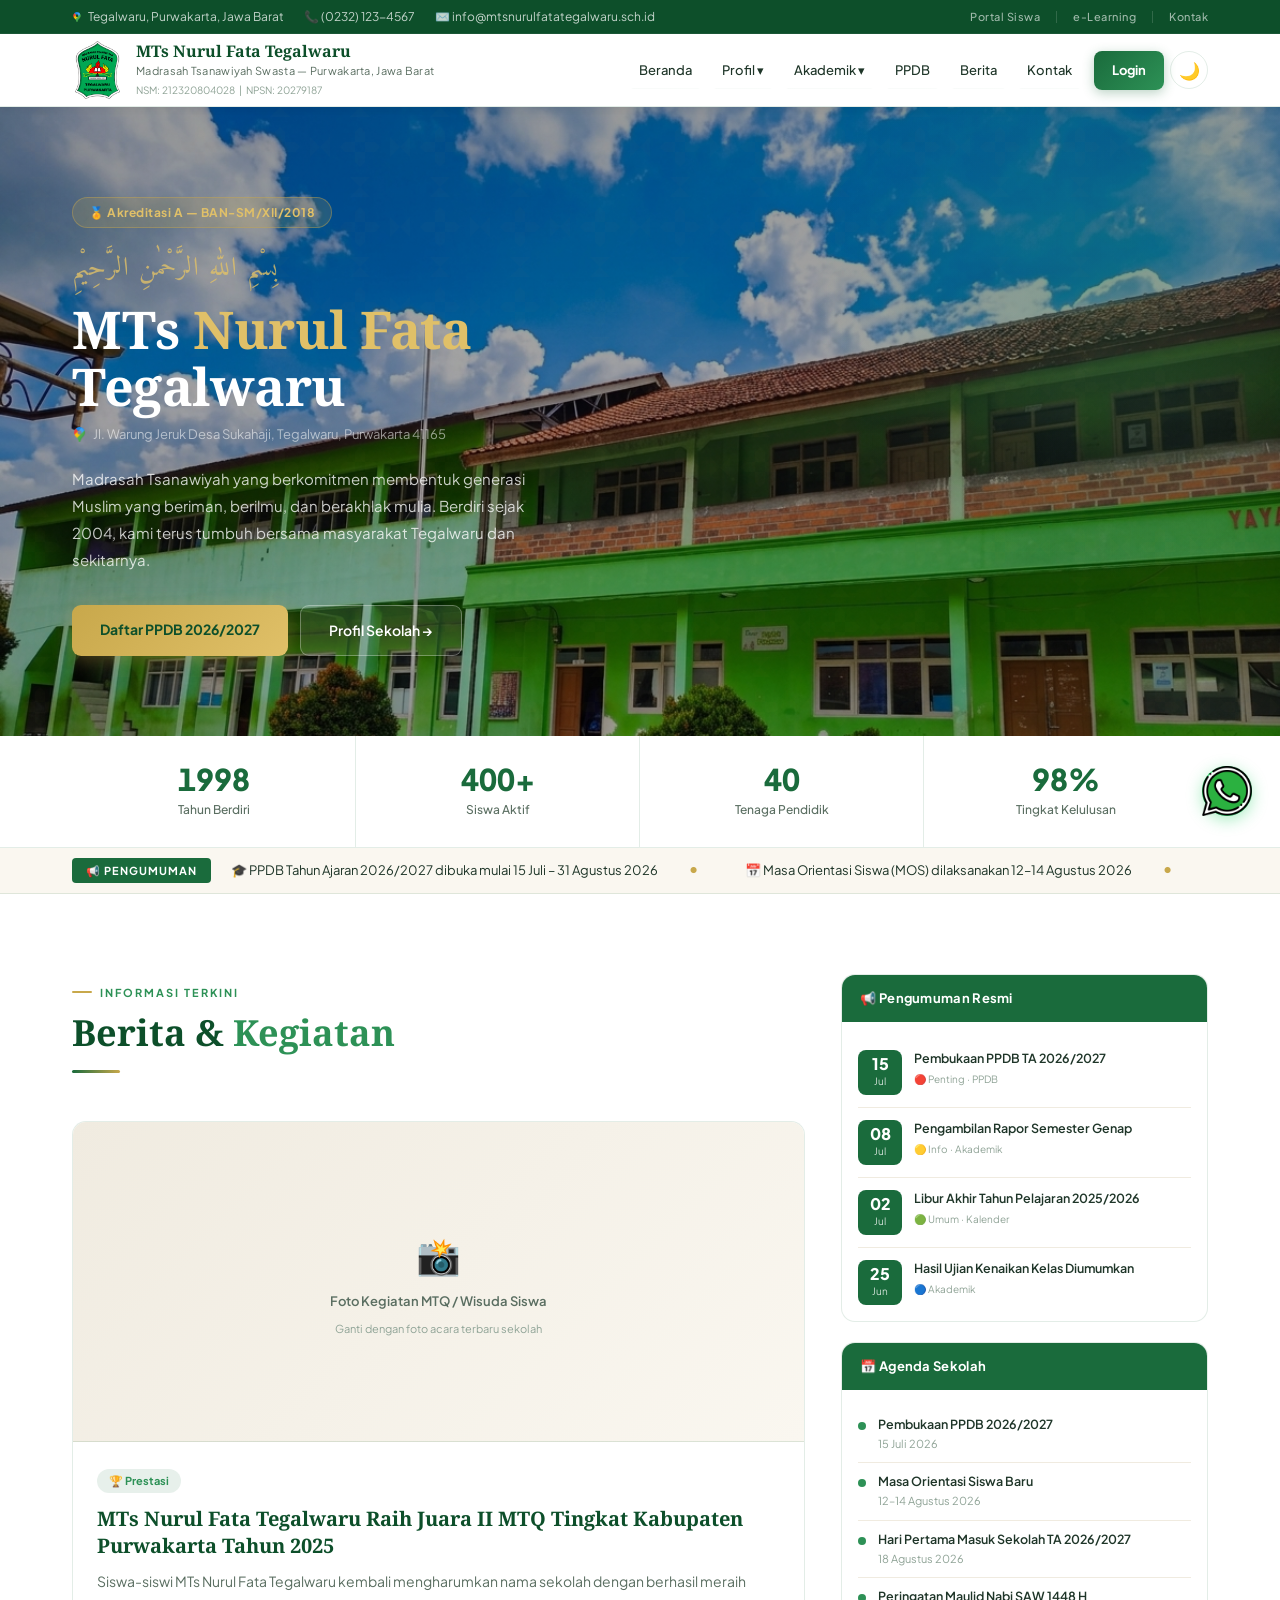
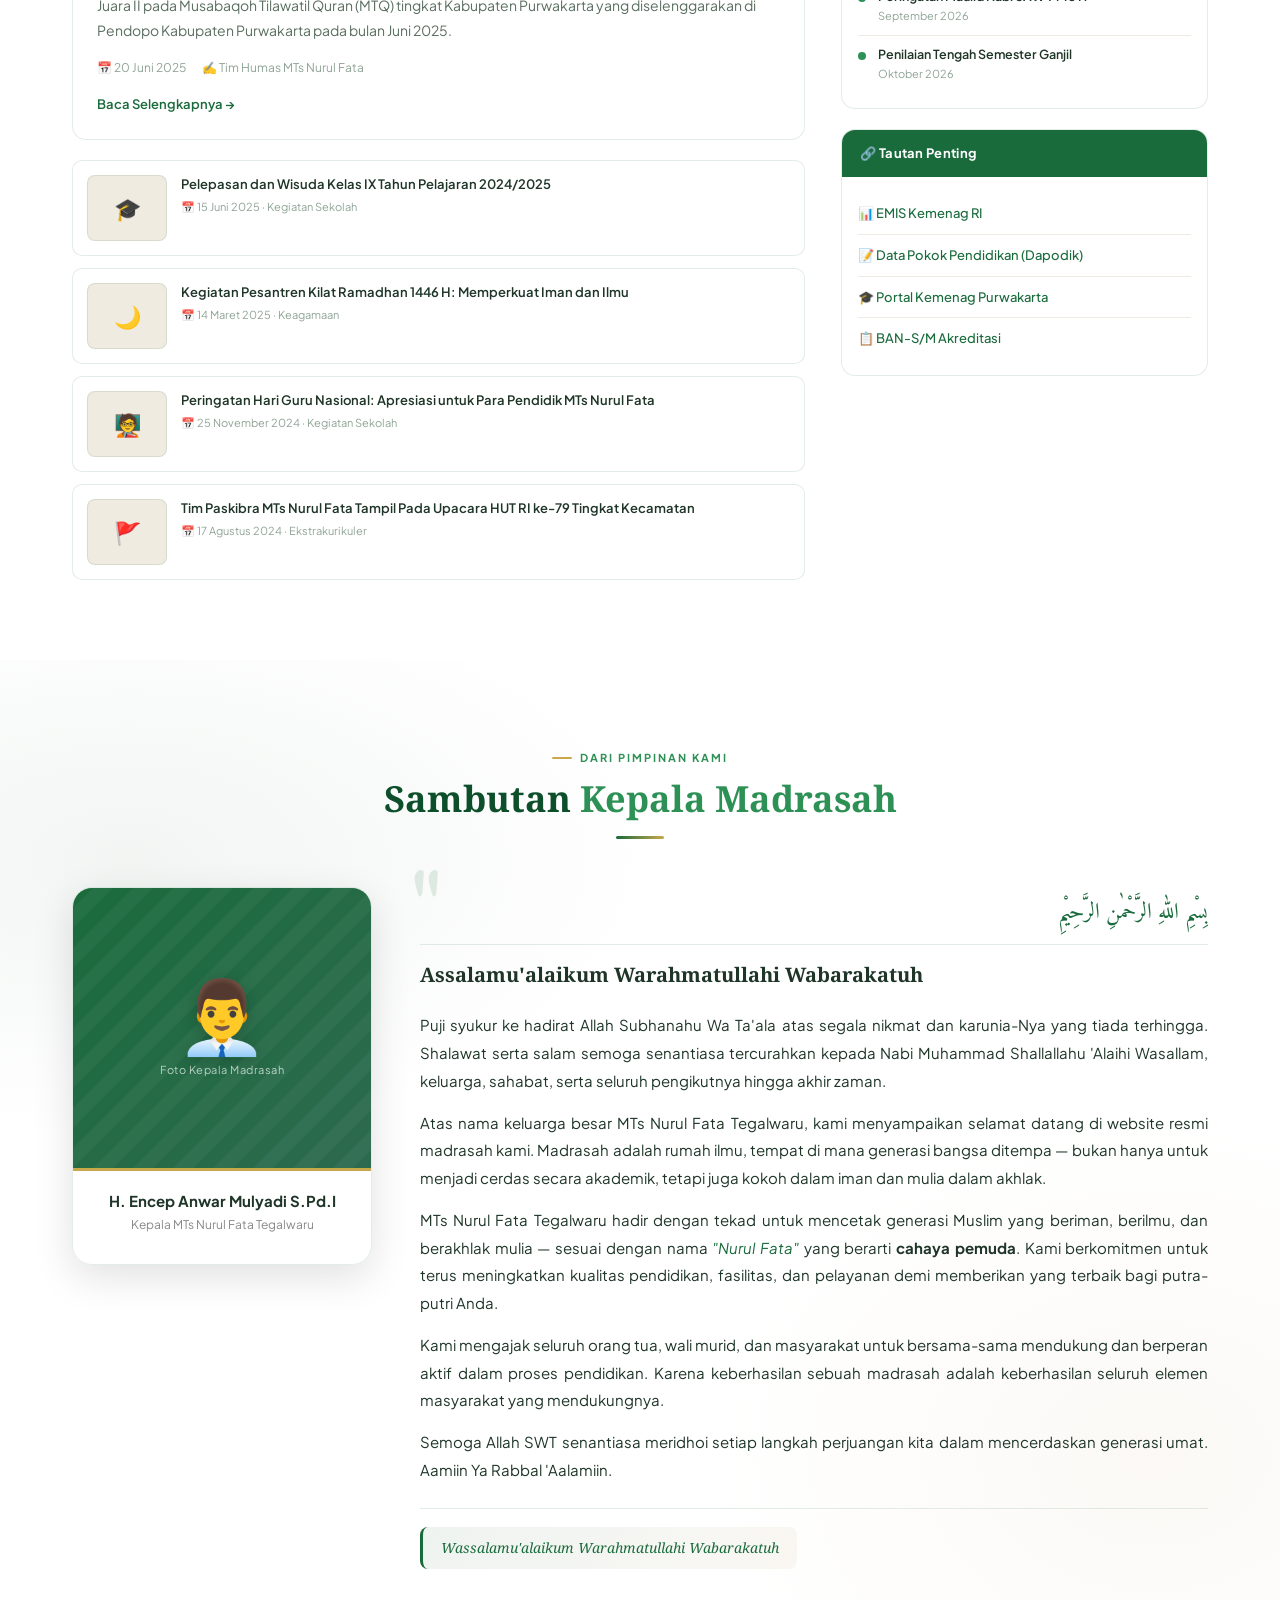
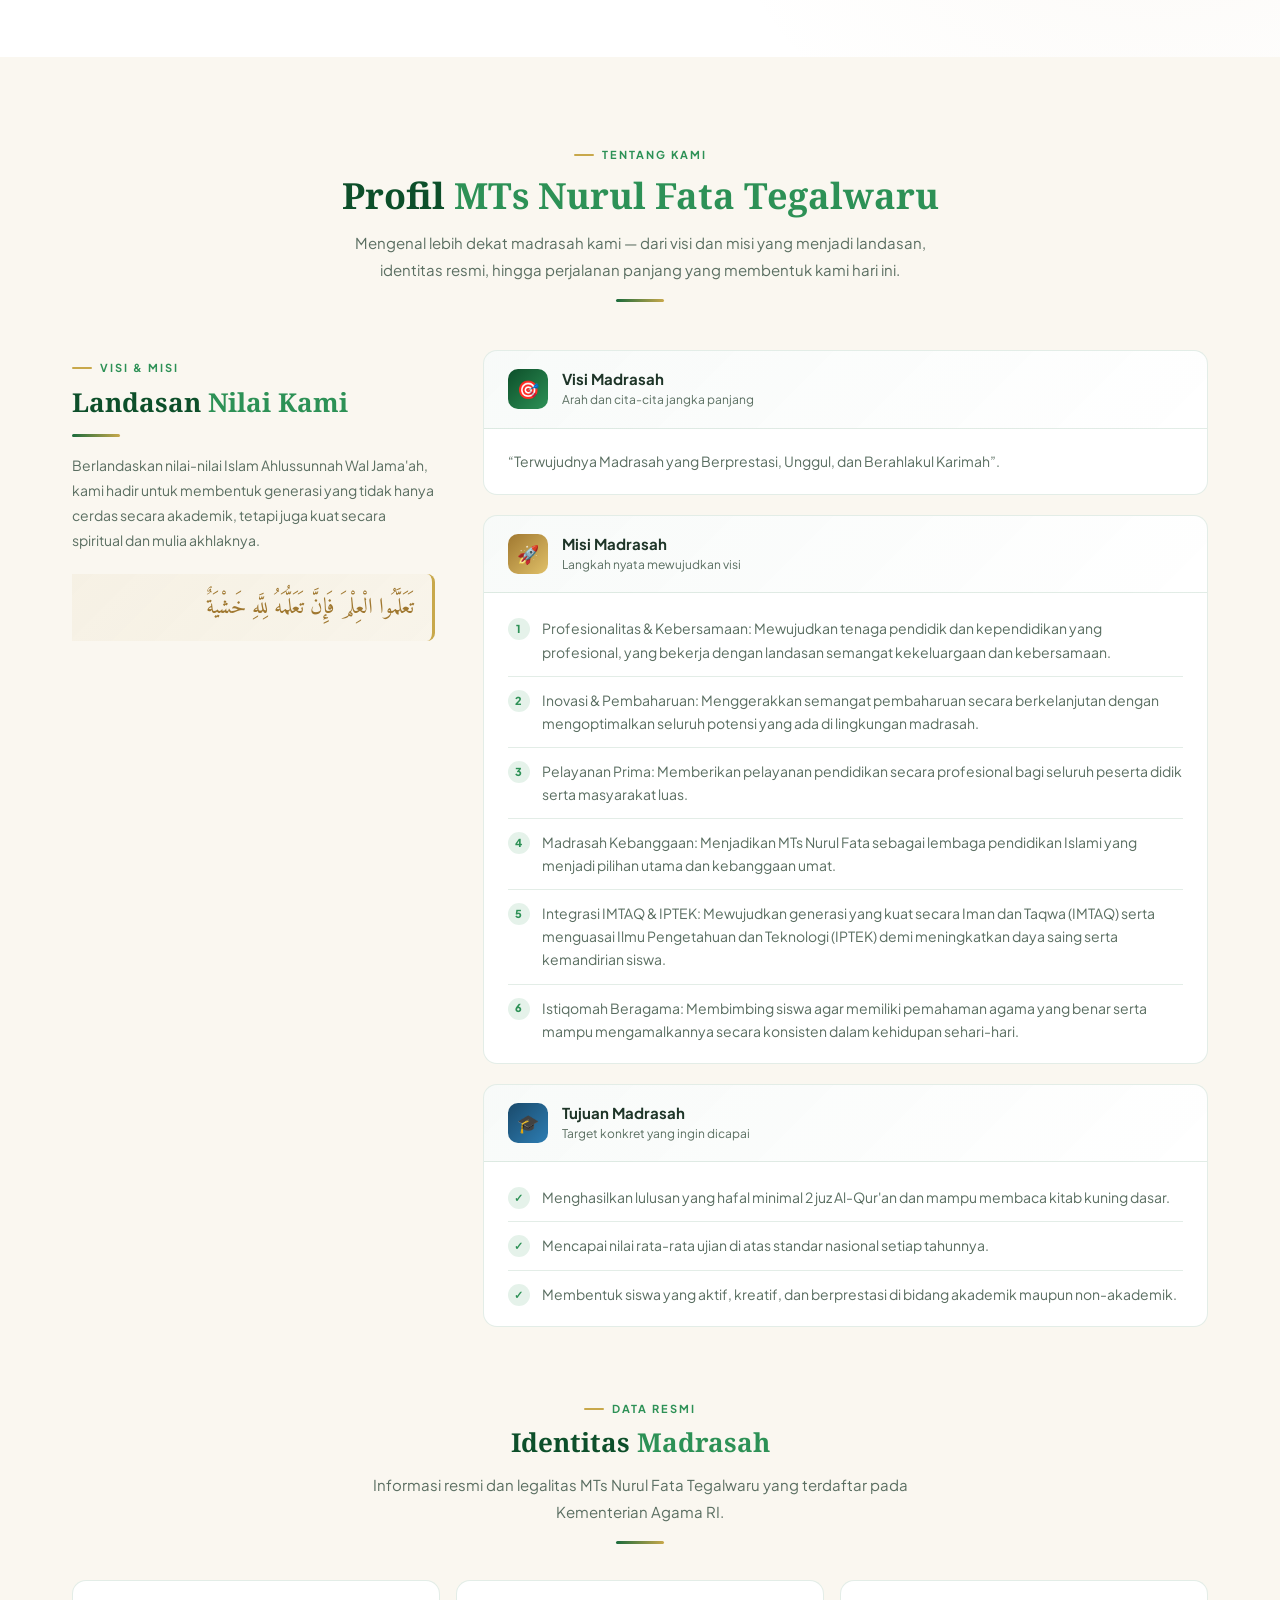
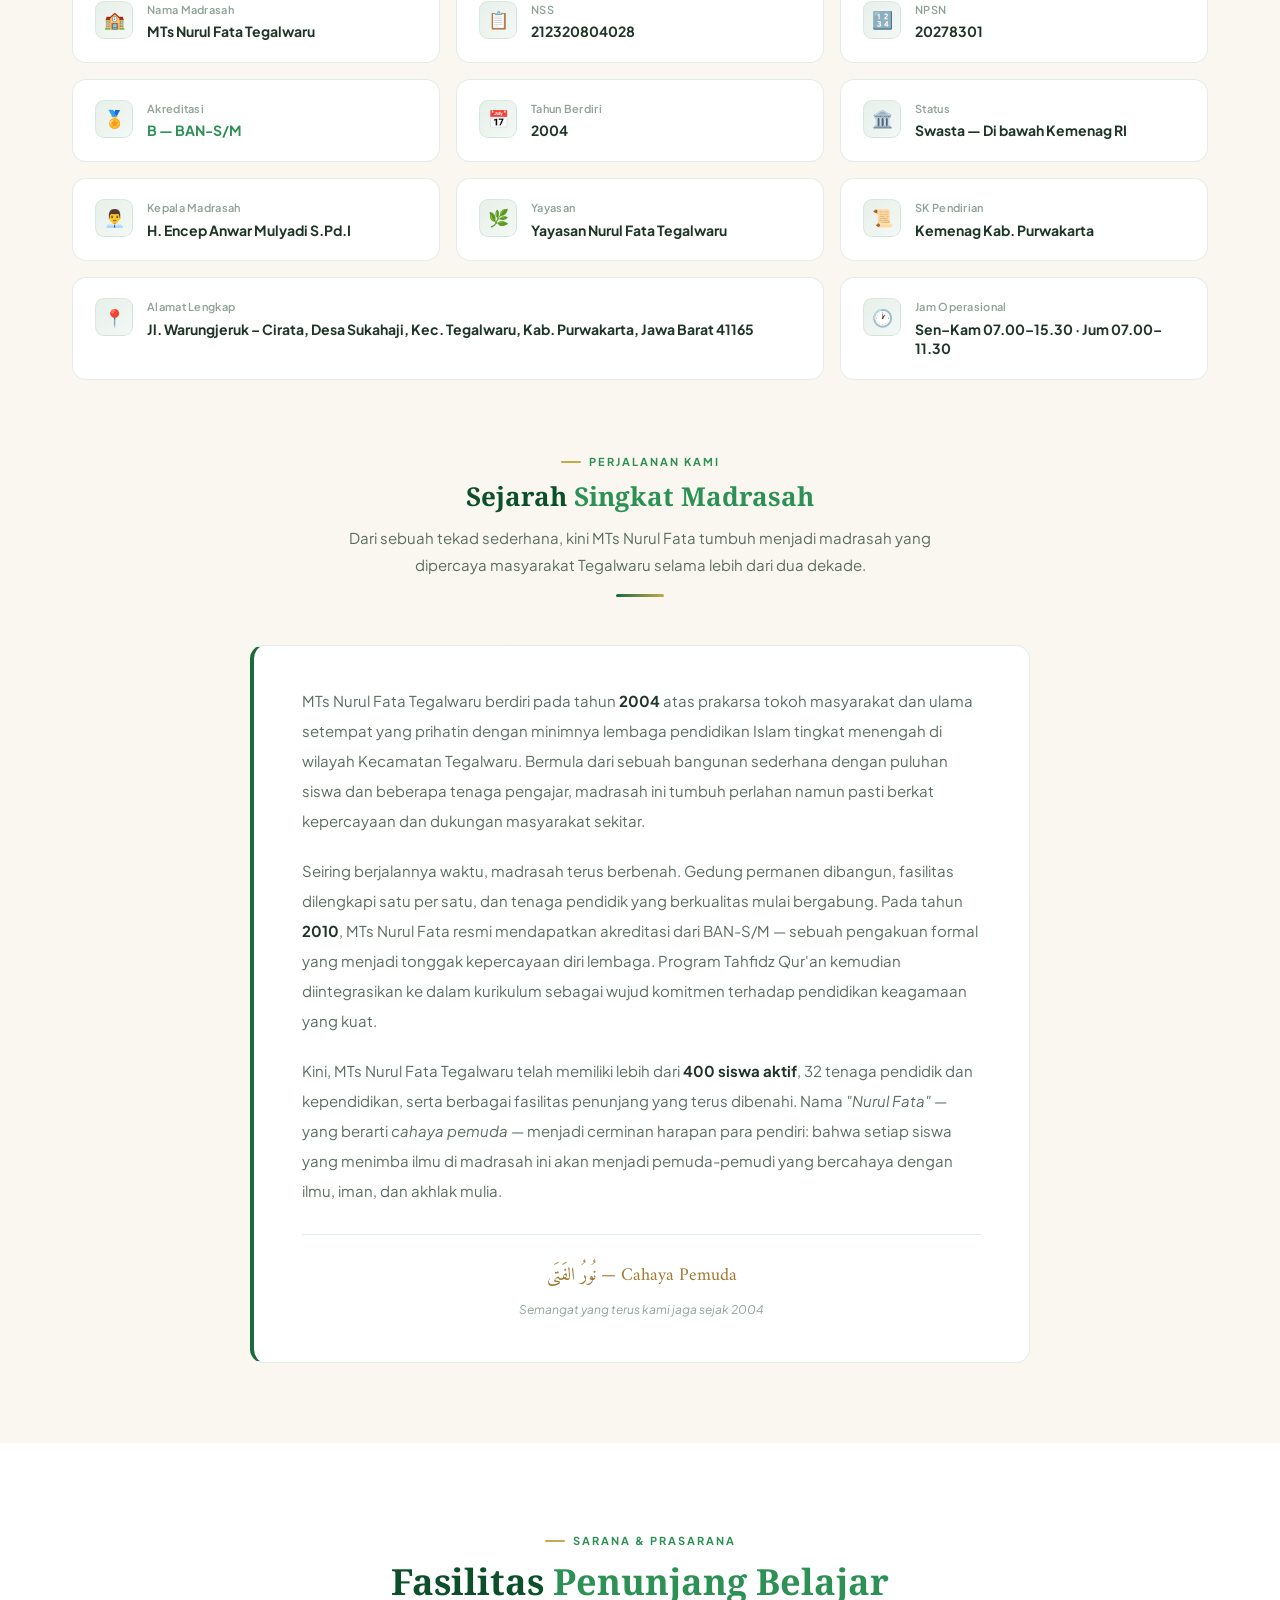
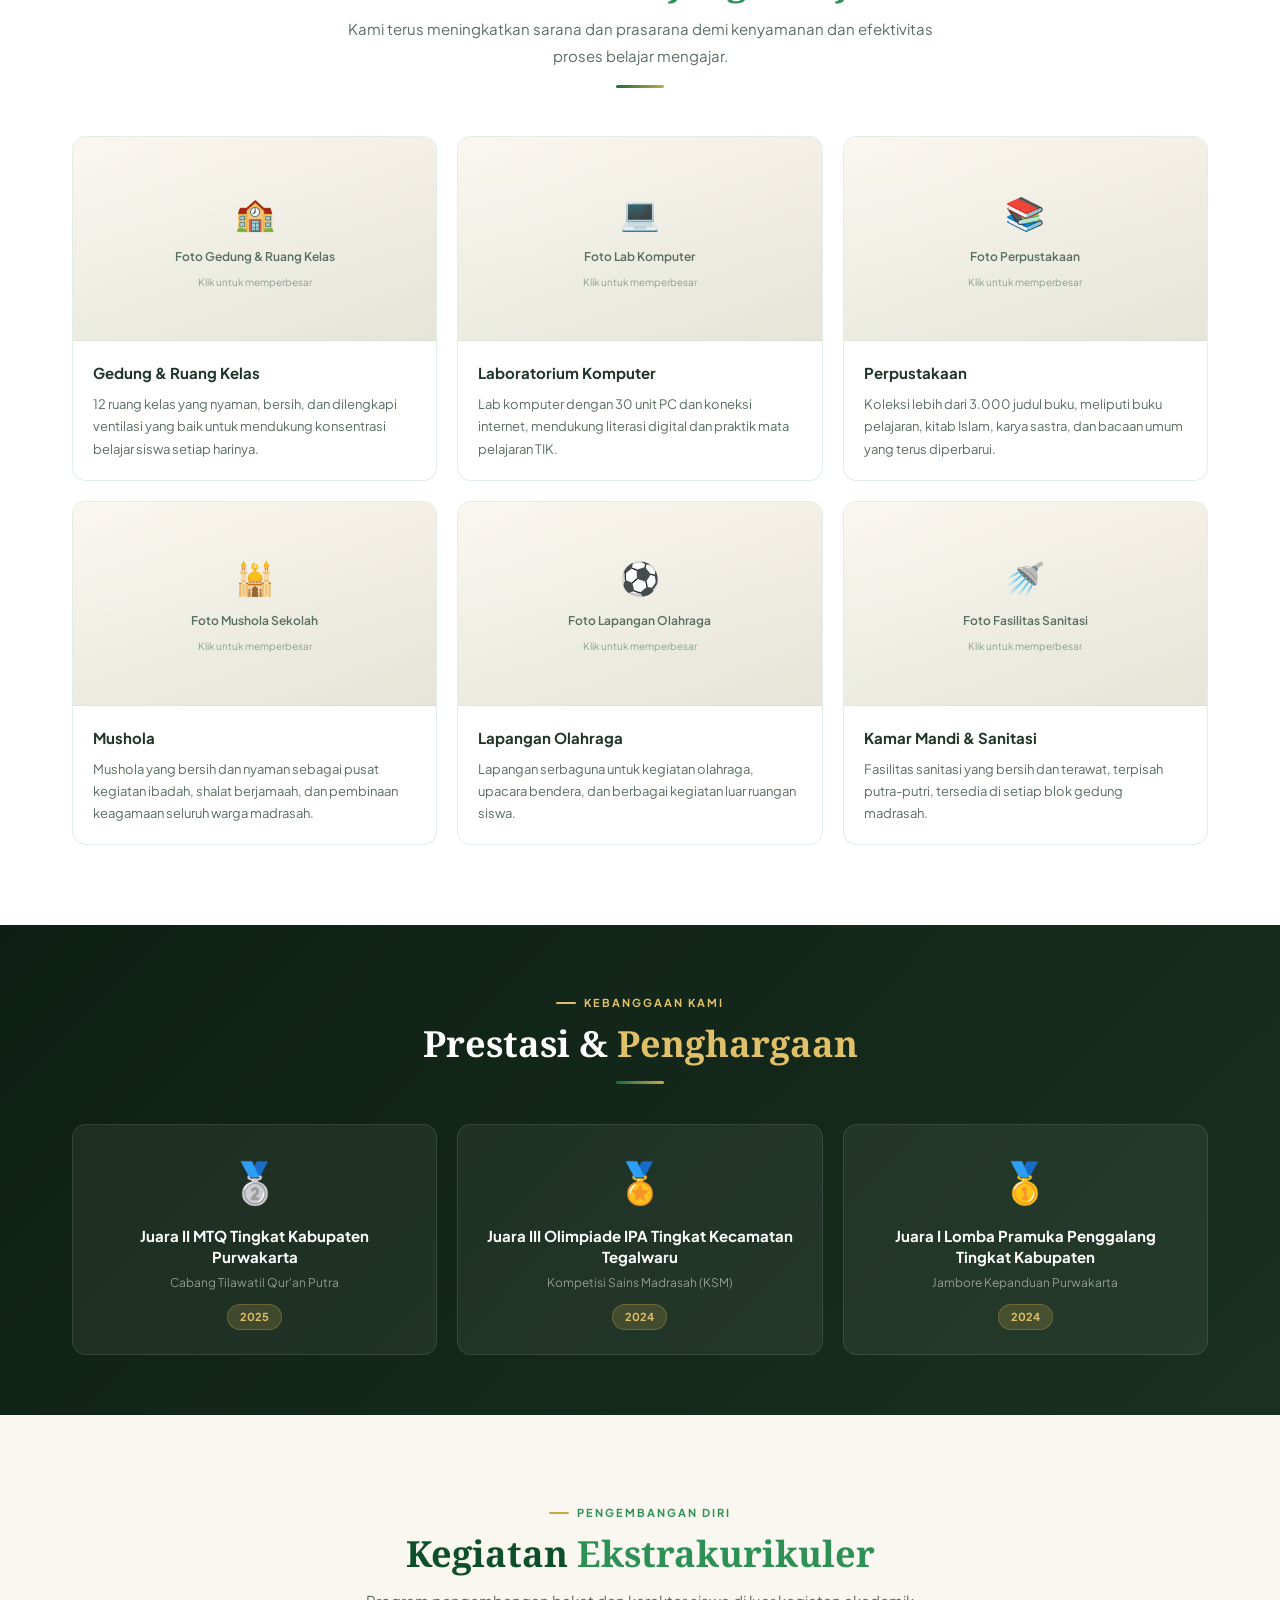
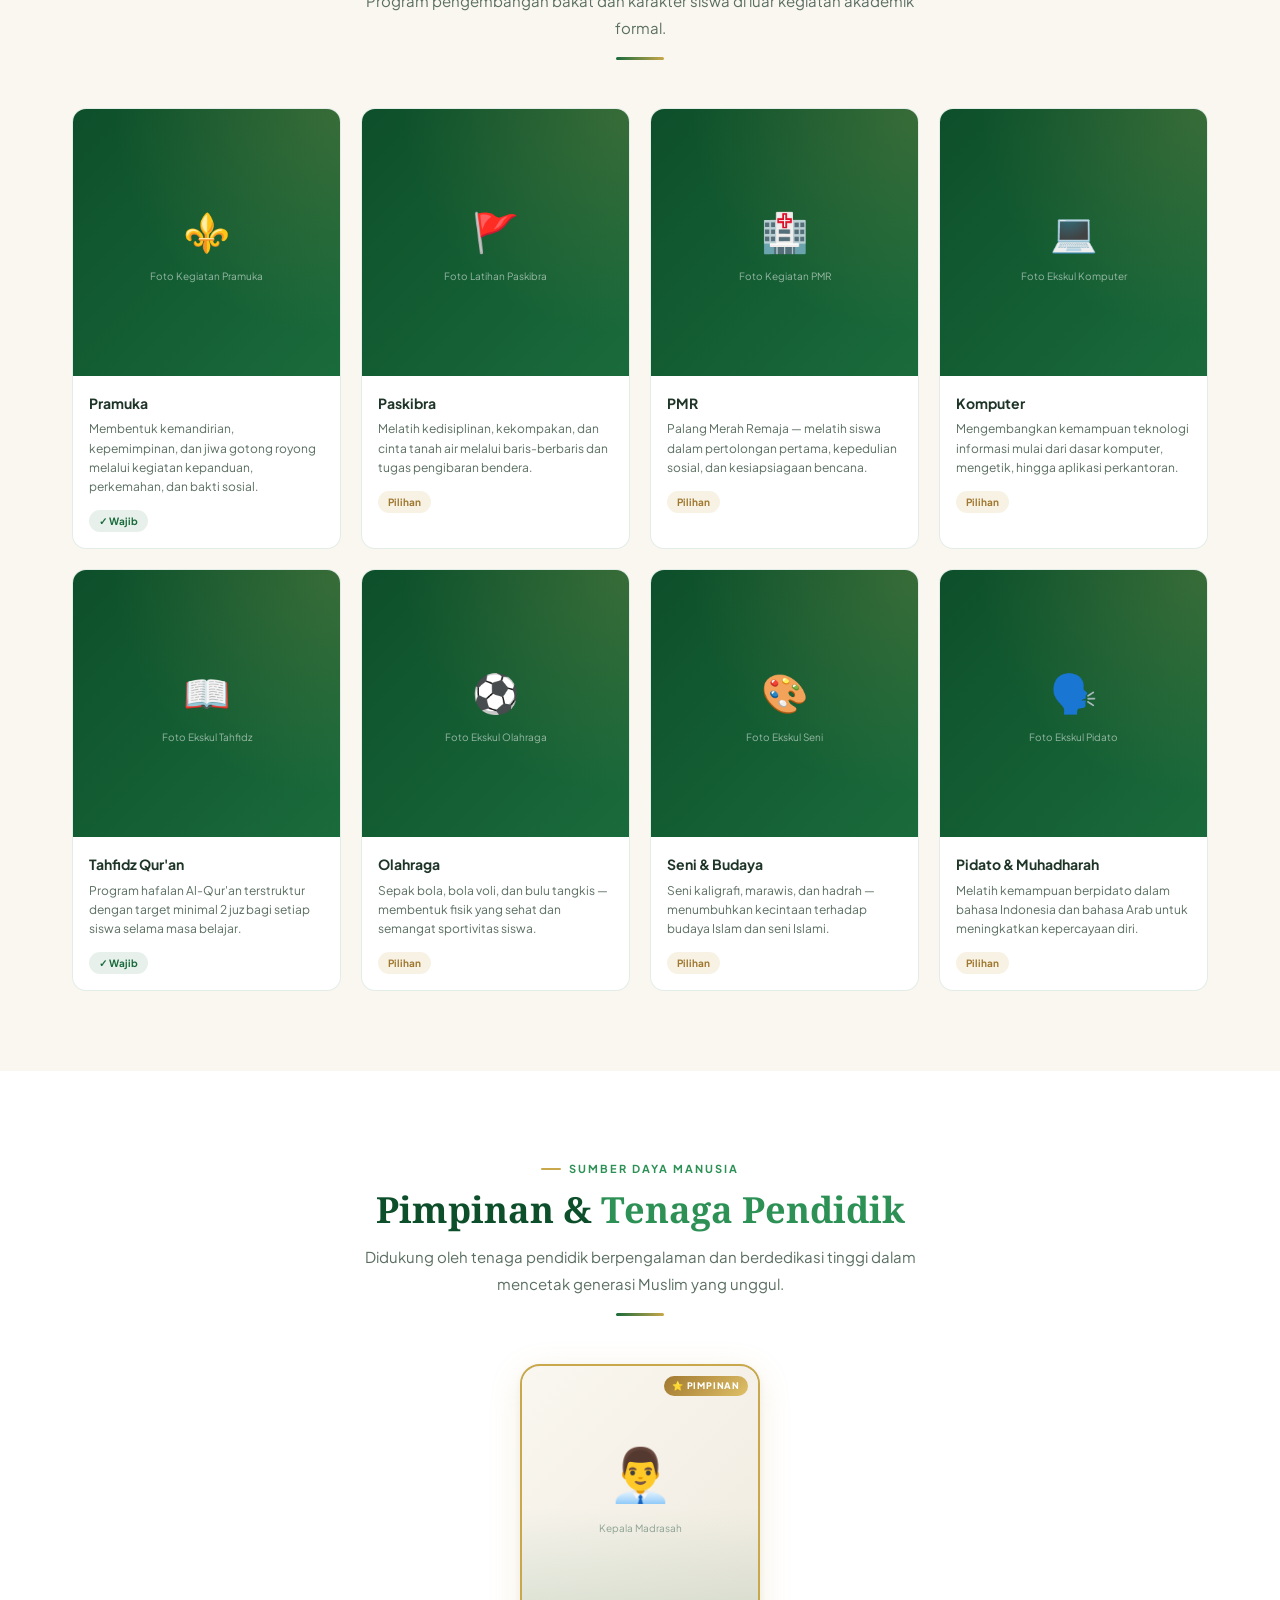
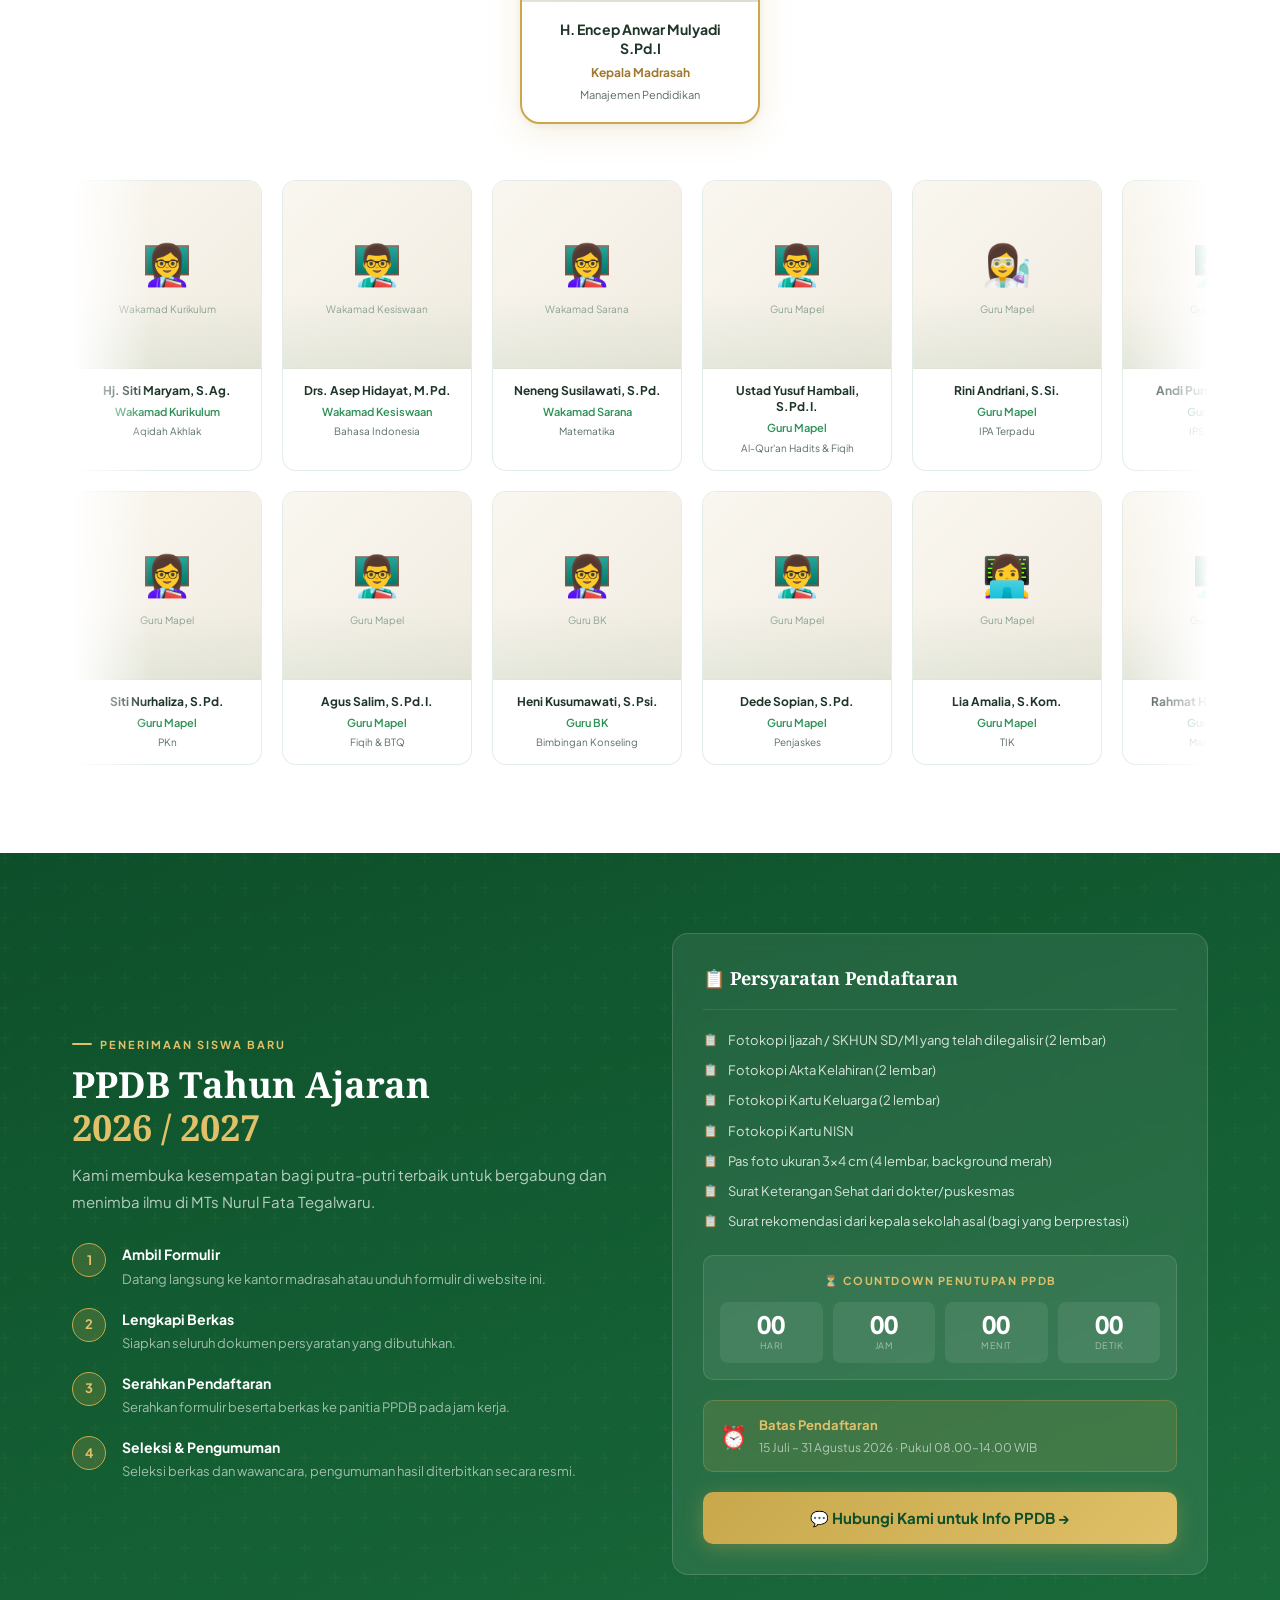
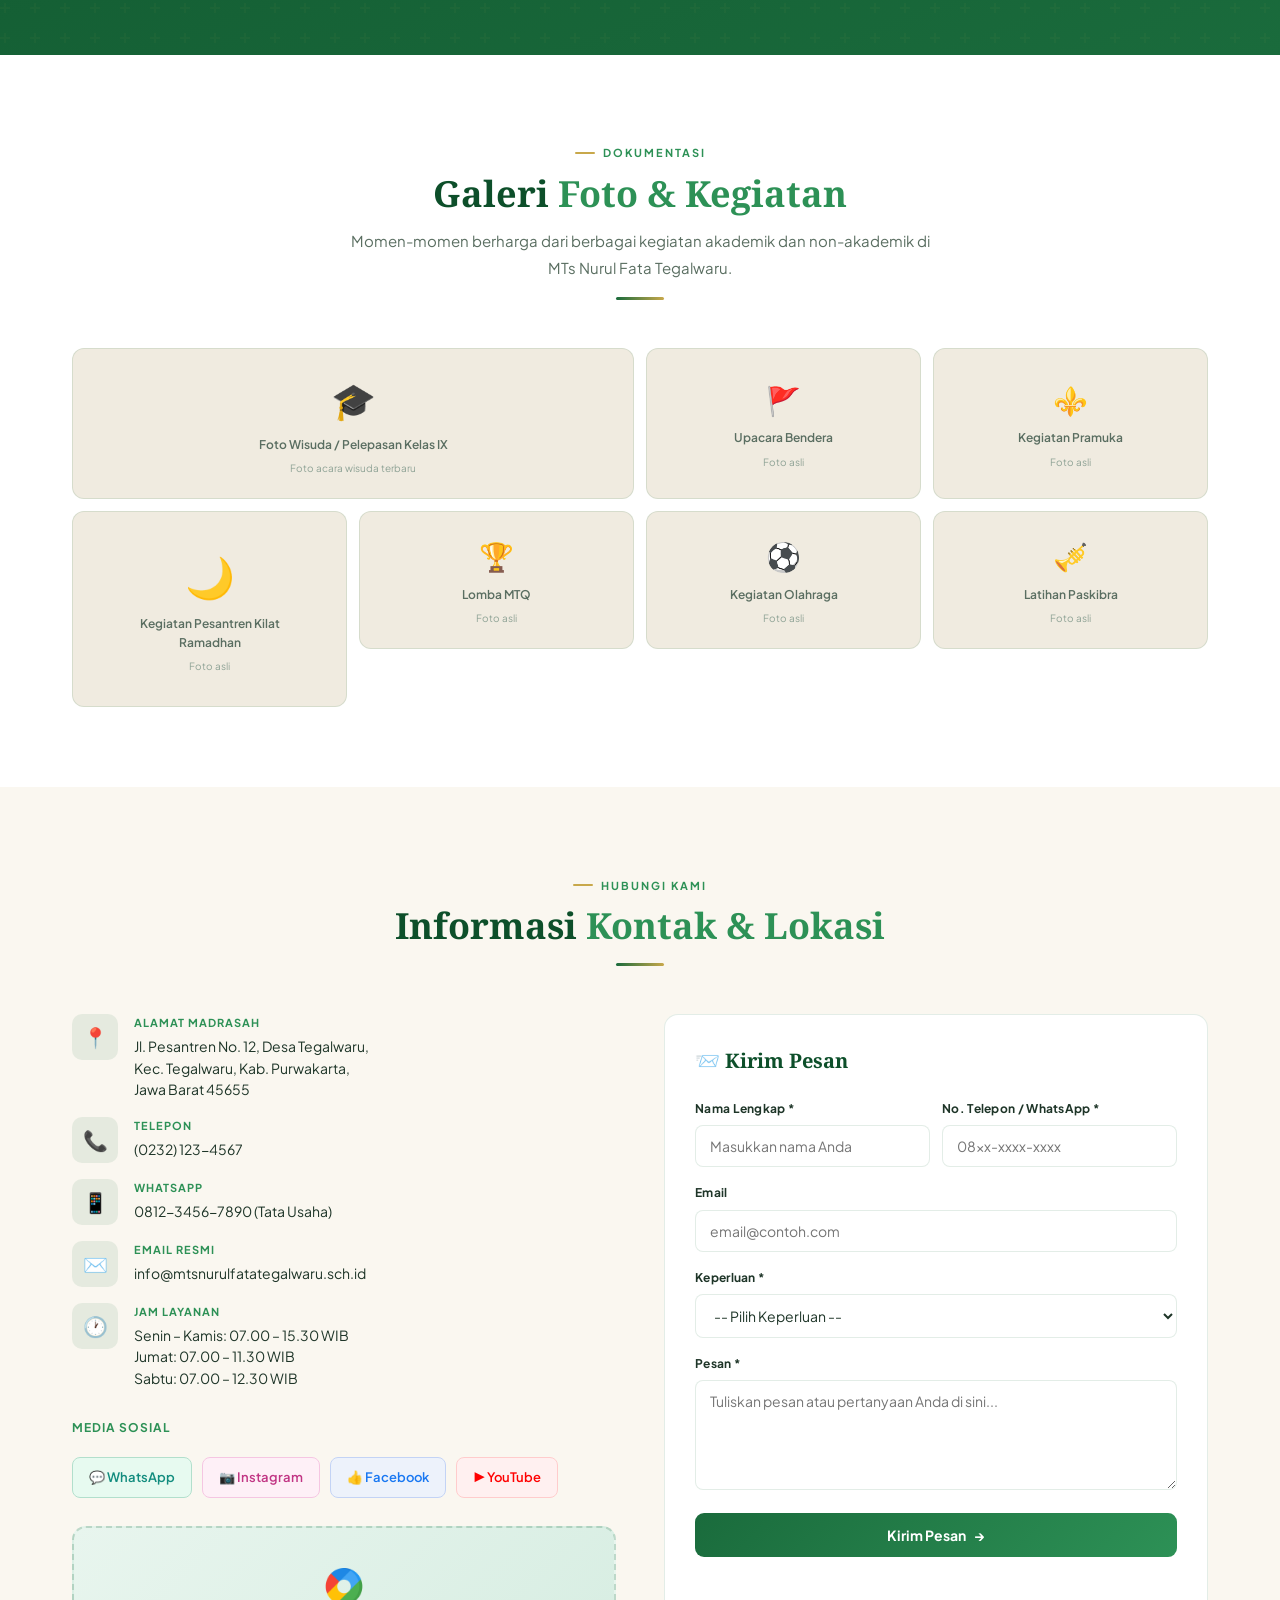
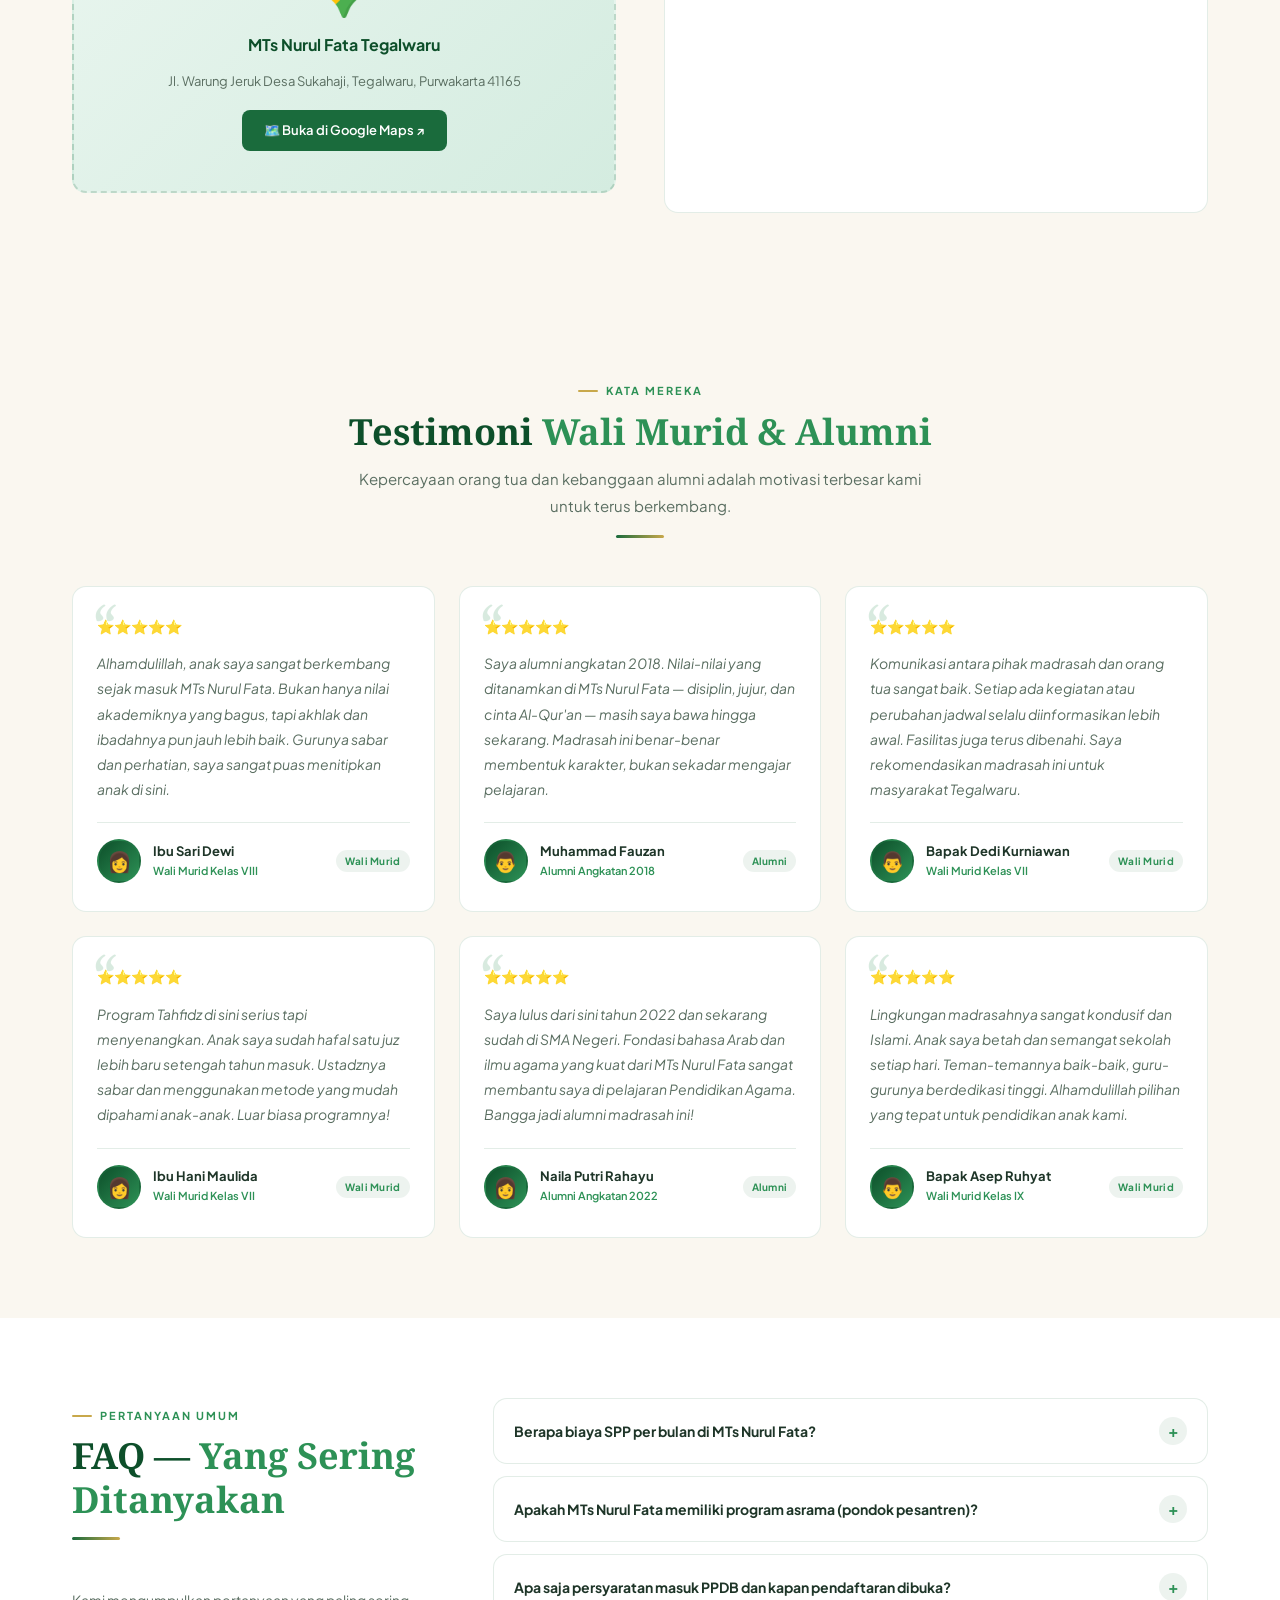
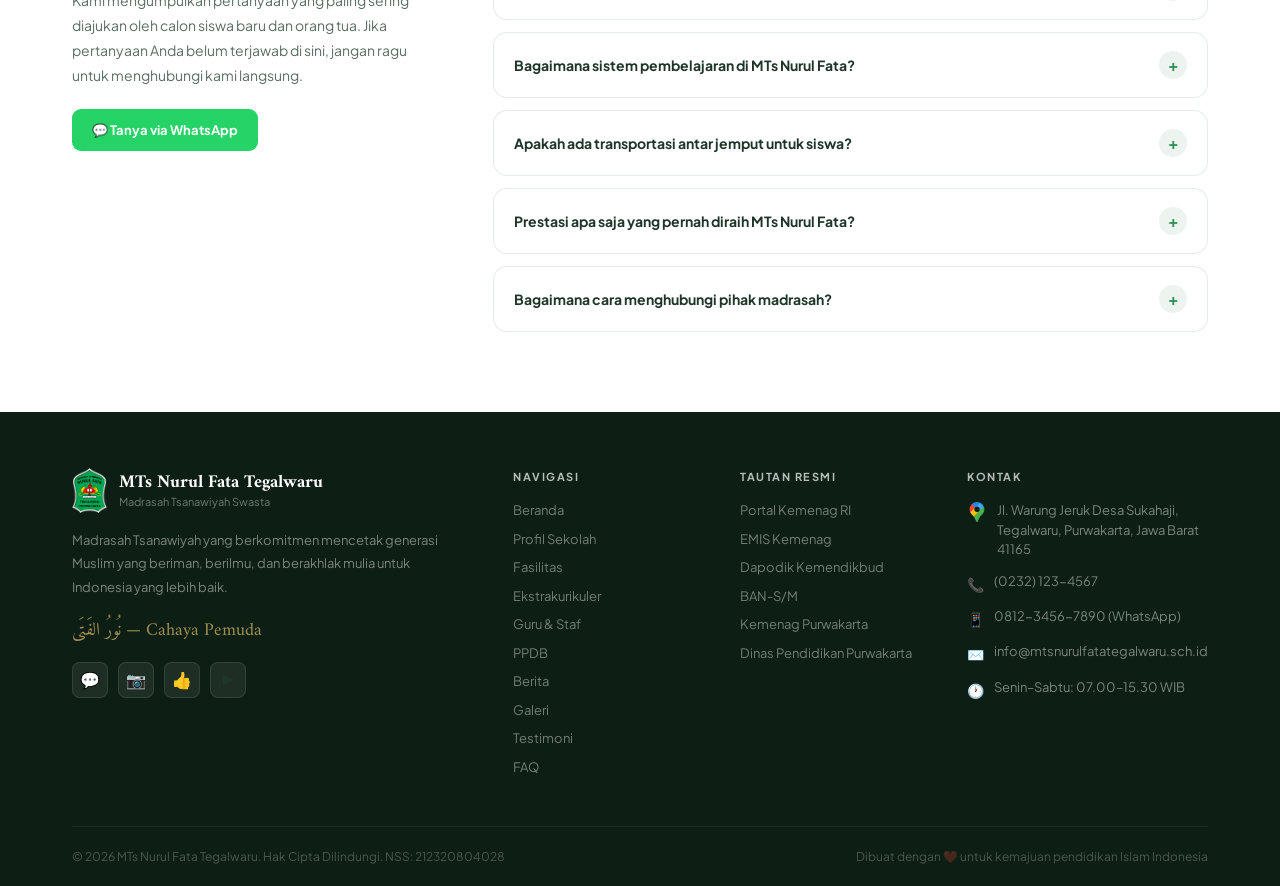
<file: index.html>
<!DOCTYPE html>
<html lang="id">
<head>
<meta charset="UTF-8"/>
<meta name="viewport" content="width=device-width, initial-scale=1.0"/>
<meta name="description" content="Website Resmi MTs Nurul Fata Tegalwaru - Madrasah Tsanawiyah Swasta, Tegalwaru, Purwakarta, Jawa Barat. Beriman, Berilmu, Berakhlak Mulia."/>
<meta name="keywords" content="MTs Nurul Fata, Tegalwaru, Purwakarta, Madrasah, PPDB, Sekolah Islam"/>
<meta property="og:title" content="MTs Nurul Fata Tegalwaru"/>
<meta property="og:description" content="Madrasah Tsanawiyah yang berkomitmen mencetak generasi Muslim yang beriman, berilmu, dan berakhlak mulia."/>
<title>MTs Nurul Fata Tegalwaru — Madrasah Tsanawiyah Swasta</title>
<link href="https://fonts.googleapis.com/css2?family=Amiri:ital,wght@0,400;0,700;1,400&family=Noto+Serif:ital,wght@0,400;0,600;0,700;1,400&family=Plus+Jakarta+Sans:wght@300;400;500;600;700;800&display=swap" rel="stylesheet"/>

<link rel="stylesheet" type="text/css" href="styles.css">
</head>
<body>

<!-- ══ LOADER ══ -->
<div id="loader">
  <div class="loader-logo">
    <img src="Logo-nf-loading.png">
  </div>
  <div class="loader-text">بِسْمِ اللّٰهِ الرَّحْمٰنِ الرَّحِيْمِ</div>
  <div class="loader-bar"><div class="loader-bar-fill"></div></div>
</div>

<!-- ══ BACK TO TOP ══ -->
<button id="backToTop" onclick="window.scrollTo({top:0,behavior:'smooth'})" title="Kembali ke atas">↑</button>

<!-- ══ WHATSAPP FLOATING ══ -->
<a id="waFloat" href="https://wa.me/6281234567890?text=Assalamu'alaikum%2C%20saya%20ingin%20bertanya%20tentang%20MTs%20Nurul%20Fata%20Tegalwaru" target="_blank" title="Chat WhatsApp">
  <img src="whatsapp2.png" width="50">
</a>

<!-- ══ LIGHTBOX ══ -->
<div class="lightbox" id="lightbox" onclick="closeLightbox()">
  <button class="lightbox-close" onclick="closeLightbox()">✕</button>
  <div class="lightbox-content" onclick="event.stopPropagation()">
    <div class="lightbox-icon" id="lbIcon">📸</div>
    <div class="lightbox-title" id="lbTitle"></div>
    <div class="lightbox-sub" id="lbSub">Foto asli akan ditampilkan di sini</div>
  </div>
</div>

<!-- ══ MOBILE NAV ══ -->
<div class="mobile-nav" id="mobileNav" onclick="closeMobileNav()">
  <div class="mobile-nav-panel" onclick="event.stopPropagation()">
    <a href="#beranda" onclick="closeMobileNav()">🏠 Beranda</a>
    <a href="#profil" onclick="closeMobileNav()">🏫 Profil Sekolah</a>
    <a href="#fasilitas" onclick="closeMobileNav()">🏗️ Fasilitas</a>
    <a href="#ekskul" onclick="closeMobileNav()">⚽ Ekstrakurikuler</a>
    <a href="guru-nurul-fata.html" onclick="closeMobileNav()">👨‍🏫 Guru & Staf</a>
    <a href="#ppdb" onclick="closeMobileNav()">📝 PPDB</a>
    <a href="berita-nurul-fata.html" onclick="closeMobileNav()">📰 Berita</a>
    <a href="galeri-nurul-fata.html" onclick="closeMobileNav()">📸 Galeri</a>
    <a href="kontak.html" onclick="closeMobileNav()">📞 Kontak</a>
    <a href="#ppdb" class="mobile-ppdb" onclick="closeMobileNav()">Daftar PPDB 2026/2027</a>
    <button onclick="toggleDark()" style="margin-top:16px;width:100%;padding:12px;border-radius:9px;border:1.5px solid var(--border);background:transparent;font-family:inherit;font-size:14px;font-weight:600;color:var(--teks);cursor:pointer;" id="darkToggleMobile">🌙 Ganti Tema Gelap/Terang</button>
  </div>
</div>

<!-- ══ TOP BAR ══ -->
<div class="topbar">
  <div class="topbar-inner">
    <div class="topbar-left">
      <div class="topbar-item"><img src="google-maps.png" width="10"> Tegalwaru, Purwakarta, Jawa Barat</div>
      <div class="topbar-item">📞 (0232) 123-4567</div>
      <div class="topbar-item">✉️ info@mtsnurulfatategalwaru.sch.id</div>
    </div>
    <div class="topbar-right">
      <a href="#">Portal Siswa</a>
      <div class="topbar-divider"></div>
      <a href="#">e-Learning</a>
      <div class="topbar-divider"></div>
      <a href="#kontak">Kontak</a>
    </div>
  </div>
</div>

<!-- ══ HEADER ══ -->
<header id="mainHeader">
  <div class="header-inner">
    <div class="logo">
      <div class="logo-emblem">
        <img src="Logo-nf.png" width="45">
      </div>
      <div class="logo-text">
        <div class="nama">MTs Nurul Fata Tegalwaru</div>
        <div class="sub">Madrasah Tsanawiyah Swasta — Purwakarta, Jawa Barat</div>
        <div class="nss">NSM: 212320804028 &nbsp;|&nbsp; NPSN: 20279187</div>
      </div>
    </div>
    <nav id="desktopNav">
      <a href="#beranda" class="active"><span>Beranda</span></a>
      <div class="nav-dropdown">
        <a href="#profil"><span>Profil ▾</span></a>
        <div class="nav-dropdown-menu">
          <a href="#profil">Visi & Misi</a>
          <a href="#profil">Identitas Sekolah</a>
          <a href="#profil">Sejarah Singkat</a>
          <a href="guru-nurul-fata.html">Guru & Staf</a>
        </div>
      </div>
      <div class="nav-dropdown">
        <a href="#Akademik"><span>Akademik ▾</span></a>
        <div class="nav-dropdown-menu">
          <a href="#fasilitas">Fasilitas</a>
          <a href="#ekskul">Ekstrakurikuler</a>
          <a href="galeri-nurul-fata.html">Galeri</a>
          <a href="https://mtsnurulfata.myrdm.id" target="https://mtsnurulfata.myrdm.id">Rapor Digital Madrasah</a>
        </div>
      </div>
      <a href="ppdb-nurul-fata.html"><span>PPDB</span></a>
      <a href="berita-nurul-fata.html"><span>Berita</span></a>
      <a href="kontak.html"><span>Kontak</span></a>
      <a href="" class="btn-ppdb-nav">Login</a>
      <button id="darkToggle" onclick="toggleDark()" title="Ganti tema gelap/terang">🌙</button>
    </nav>
    </nav>
    <button class="hamburger" id="hamburgerBtn" onclick="toggleMobileNav()" aria-label="Menu">
      <span></span><span></span><span></span>
    </button>
  </div>
</header>

<!-- ══ HERO ══ -->
<section class="hero" id="beranda">
  <div class="hero-pattern"></div>
  <div class="hero-glow"></div>
  <div class="hero-inner">
    <div class="hero-text">
      <div class="hero-akreditasi reveal">🏅 Akreditasi A — BAN-SM/XII/2018</div>
      <div class="hero-arabic reveal">بِسْمِ اللّٰهِ الرَّحْمٰنِ الرَّحِيْمِ</div>
      <h1 class="reveal">MTs <span>Nurul Fata</span><br>Tegalwaru</h1>
      <div class="hero-lokasi reveal">
      <img src="google-maps.png" width="15"> Jl. Warung Jeruk Desa Sukahaji, Tegalwaru, Purwakarta 41165</div>
      <p class="hero-desc reveal">
        Madrasah Tsanawiyah yang berkomitmen membentuk generasi Muslim
        yang beriman, berilmu, dan berakhlak mulia. Berdiri sejak 2004,
        kami terus tumbuh bersama masyarakat Tegalwaru dan sekitarnya.
      </p>
      <div class="hero-cta reveal">
        <a href="#ppdb" class="btn-primary">Daftar PPDB 2026/2027</a>
        <a href="#profil" class="btn-secondary">Profil Sekolah →</a>
      </div>
    </div>
  </div>
</section>

<!-- ══ STATS ══ -->
<div class="hero-stats">
  <div class="hero-stats-inner">
    <div class="stat-item reveal">
      <div class="stat-num" data-target="1998" data-mode="+">1998</div>
      <div class="stat-label">Tahun Berdiri</div>
    </div>
    <div class="stat-item reveal">
      <div class="stat-num" data-target="400" data-suffix="+">0</div>
      <div class="stat-label">Siswa Aktif</div>
    </div>
    <div class="stat-item reveal">
      <div class="stat-num" data-target="40">0</div>
      <div class="stat-label">Tenaga Pendidik</div>
    </div>
    <div class="stat-item reveal">
      <div class="stat-num" data-target="98" data-suffix="%">0</div>
      <div class="stat-label">Tingkat Kelulusan</div>
    </div>
  </div>
</div>

<!-- ══ TICKER ══ -->
<div class="ticker">
  <div class="ticker-inner">
    <div class="ticker-label">📢 Pengumuman</div>
    <div class="ticker-track">
      <div class="ticker-content">
        <span class="ticker-item">🎓 PPDB Tahun Ajaran 2026/2027 dibuka mulai 15 Juli – 31 Agustus 2026</span>
        <span class="ticker-item">📅 Masa Orientasi Siswa (MOS) dilaksanakan 12–14 Agustus 2026</span>
        <span class="ticker-item">🏆 MTs Nurul Fata raih Juara II Lomba MTQ Tingkat Kabupaten Purwakarta 2025</span>
        <span class="ticker-item">📋 Pengambilan rapor semester genap mulai 8 Juli 2026 di wali kelas masing-masing</span>
        <span class="ticker-item">🌙 Selamat datang di website resmi MTs Nurul Fata Tegalwaru</span>
        <span class="ticker-item">🎓 PPDB Tahun Ajaran 2026/2027 dibuka mulai 15 Juli – 31 Agustus 2026</span>
        <span class="ticker-item">📅 Masa Orientasi Siswa (MOS) dilaksanakan 12–14 Agustus 2026</span>
        <span class="ticker-item">🏆 MTs Nurul Fata raih Juara II Lomba MTQ Tingkat Kabupaten Purwakarta 2025</span>
        <span class="ticker-item">📋 Pengambilan rapor semester genap mulai 8 Juli 2026 di wali kelas masing-masing</span>
        <span class="ticker-item">🌙 Selamat datang di website resmi MTs Nurul Fata Tegalwaru</span>
      </div>
    </div>
  </div>
</div>

<!-- ══ BERITA + SIDEBAR ══ -->
<section class="section" id="berita">
  <div class="section-inner">
    <div class="beranda-grid">
      <div class="reveal-left">
        <div class="section-header">
          <div class="section-label">Informasi Terkini</div>
          <h2 class="section-title">Berita & <span>Kegiatan</span></h2>
          <div class="divider"></div>
        </div>
        <div class="berita-utama">
          <div class="berita-utama-foto">
            <div class="icon">📸</div>
            <div class="label">Foto Kegiatan MTQ / Wisuda Siswa</div>
            <div class="sub">Ganti dengan foto acara terbaru sekolah</div>
          </div>
          <div class="berita-utama-body">
            <span class="berita-tag">🏆 Prestasi</span>
            <h3>MTs Nurul Fata Tegalwaru Raih Juara II MTQ Tingkat Kabupaten Purwakarta Tahun 2025</h3>
            <p>Siswa-siswi MTs Nurul Fata Tegalwaru kembali mengharumkan nama sekolah dengan berhasil meraih Juara II pada Musabaqoh Tilawatil Quran (MTQ) tingkat Kabupaten Purwakarta yang diselenggarakan di Pendopo Kabupaten Purwakarta pada bulan Juni 2025.</p>
            <div class="berita-meta">
              <span>📅 20 Juni 2025</span>
              <span>✍️ Tim Humas MTs Nurul Fata</span>
            </div>
            <a href="#" class="btn-baca">Baca Selengkapnya →</a>
          </div>
        </div>
        <div class="berita-list">
          <div class="berita-item">
            <div class="berita-item-foto">🎓</div>
            <div class="berita-item-body">
              <h4>Pelepasan dan Wisuda Kelas IX Tahun Pelajaran 2024/2025</h4>
              <div class="meta">📅 15 Juni 2025 · Kegiatan Sekolah</div>
            </div>
          </div>
          <div class="berita-item">
            <div class="berita-item-foto">🌙</div>
            <div class="berita-item-body">
              <h4>Kegiatan Pesantren Kilat Ramadhan 1446 H: Memperkuat Iman dan Ilmu</h4>
              <div class="meta">📅 14 Maret 2025 · Keagamaan</div>
            </div>
          </div>
          <div class="berita-item">
            <div class="berita-item-foto">🧑‍🏫</div>
            <div class="berita-item-body">
              <h4>Peringatan Hari Guru Nasional: Apresiasi untuk Para Pendidik MTs Nurul Fata</h4>
              <div class="meta">📅 25 November 2024 · Kegiatan Sekolah</div>
            </div>
          </div>
          <div class="berita-item">
            <div class="berita-item-foto">🚩</div>
            <div class="berita-item-body">
              <h4>Tim Paskibra MTs Nurul Fata Tampil Pada Upacara HUT RI ke-79 Tingkat Kecamatan</h4>
              <div class="meta">📅 17 Agustus 2024 · Ekstrakurikuler</div>
            </div>
          </div>
        </div>
      </div>

      <!-- Sidebar -->
      <div class="sidebar reveal-right">
        <div class="sidebar-widget">
          <div class="widget-header">📢 Pengumuman Resmi</div>
          <div class="widget-body">
            <div class="pengumuman-item">
              <div class="pengumuman-date"><div class="day">15</div><div class="mon">Jul</div></div>
              <div><h4>Pembukaan PPDB TA 2026/2027</h4><div class="cat">🔴 Penting · PPDB</div></div>
            </div>
            <div class="pengumuman-item">
              <div class="pengumuman-date"><div class="day">08</div><div class="mon">Jul</div></div>
              <div><h4>Pengambilan Rapor Semester Genap</h4><div class="cat">🟡 Info · Akademik</div></div>
            </div>
            <div class="pengumuman-item">
              <div class="pengumuman-date"><div class="day">02</div><div class="mon">Jul</div></div>
              <div><h4>Libur Akhir Tahun Pelajaran 2025/2026</h4><div class="cat">🟢 Umum · Kalender</div></div>
            </div>
            <div class="pengumuman-item">
              <div class="pengumuman-date"><div class="day">25</div><div class="mon">Jun</div></div>
              <div><h4>Hasil Ujian Kenaikan Kelas Diumumkan</h4><div class="cat">🔵 Akademik</div></div>
            </div>
          </div>
        </div>

        <div class="sidebar-widget">
          <div class="widget-header">📅 Agenda Sekolah</div>
          <div class="widget-body">
            <div class="agenda-item"><div class="agenda-dot"></div><div><h4>Pembukaan PPDB 2026/2027</h4><div class="tgl">15 Juli 2026</div></div></div>
            <div class="agenda-item"><div class="agenda-dot"></div><div><h4>Masa Orientasi Siswa Baru</h4><div class="tgl">12–14 Agustus 2026</div></div></div>
            <div class="agenda-item"><div class="agenda-dot"></div><div><h4>Hari Pertama Masuk Sekolah TA 2026/2027</h4><div class="tgl">18 Agustus 2026</div></div></div>
            <div class="agenda-item"><div class="agenda-dot"></div><div><h4>Peringatan Maulid Nabi SAW 1448 H</h4><div class="tgl">September 2026</div></div></div>
            <div class="agenda-item"><div class="agenda-dot"></div><div><h4>Penilaian Tengah Semester Ganjil</h4><div class="tgl">Oktober 2026</div></div></div>
          </div>
        </div>

        <div class="sidebar-widget">
          <div class="widget-header">🔗 Tautan Penting</div>
          <div class="widget-body">
            <a href="#" class="tautan-item">📊 EMIS Kemenag RI</a>
            <a href="#" class="tautan-item">📝 Data Pokok Pendidikan (Dapodik)</a>
            <a href="#" class="tautan-item">🎓 Portal Kemenag Purwakarta</a>
            <a href="#" class="tautan-item">📋 BAN-S/M Akreditasi</a>
          </div>
        </div>
      </div>
    </div>
  </div>
</section>

<!-- ══ SAMBUTAN KEPALA SEKOLAH ══ -->
<section class="section sambutan-section" id="sambutan">
  <div class="section-inner">
    <div class="section-header center reveal">
      <div class="section-label">Dari Pimpinan Kami</div>
      <h2 class="section-title">Sambutan <span>Kepala Madrasah</span></h2>
      <div class="divider"></div>
    </div>
    <div class="sambutan-wrap">
      <div class="sambutan-foto-col reveal-left">
        <div class="sambutan-foto-frame">
          <div class="sambutan-foto-placeholder">
            <div class="sambutan-foto-icon">👨‍💼</div>
            <div class="sambutan-foto-label">Foto Kepala Madrasah</div>
          </div>
          <div class="sambutan-nama-card">
            <!-- <div class="sambutan-arabic">بَارَكَ اللّٰهُ فِيْكُمْ</div> -->
            <h3>H. Encep Anwar Mulyadi S.Pd.I</h3>
            <p>Kepala MTs Nurul Fata Tegalwaru</p>
          </div>
        </div>
      </div>
      <div class="sambutan-teks-col reveal-right">
        <div class="sambutan-quote-mark">"</div>
        <div class="sambutan-bismillah">بِسْمِ اللّٰهِ الرَّحْمٰنِ الرَّحِيْمِ</div>
        <h3 class="sambutan-judul">Assalamu'alaikum Warahmatullahi Wabarakatuh</h3>
        <div class="sambutan-isi">
          <p>Puji syukur ke hadirat Allah Subhanahu Wa Ta'ala atas segala nikmat dan karunia-Nya yang tiada terhingga. Shalawat serta salam semoga senantiasa tercurahkan kepada Nabi Muhammad Shallallahu 'Alaihi Wasallam, keluarga, sahabat, serta seluruh pengikutnya hingga akhir zaman.</p>
          <p>Atas nama keluarga besar MTs Nurul Fata Tegalwaru, kami menyampaikan selamat datang di website resmi madrasah kami. Madrasah adalah rumah ilmu, tempat di mana generasi bangsa ditempa — bukan hanya untuk menjadi cerdas secara akademik, tetapi juga kokoh dalam iman dan mulia dalam akhlak.</p>
          <p>MTs Nurul Fata Tegalwaru hadir dengan tekad untuk mencetak generasi Muslim yang beriman, berilmu, dan berakhlak mulia — sesuai dengan nama <em>"Nurul Fata"</em> yang berarti <strong>cahaya pemuda</strong>. Kami berkomitmen untuk terus meningkatkan kualitas pendidikan, fasilitas, dan pelayanan demi memberikan yang terbaik bagi putra-putri Anda.</p>
          <p>Kami mengajak seluruh orang tua, wali murid, dan masyarakat untuk bersama-sama mendukung dan berperan aktif dalam proses pendidikan. Karena keberhasilan sebuah madrasah adalah keberhasilan seluruh elemen masyarakat yang mendukungnya.</p>
          <p>Semoga Allah SWT senantiasa meridhoi setiap langkah perjuangan kita dalam mencerdaskan generasi umat. Aamiin Ya Rabbal 'Aalamiin.</p>
        </div>
        <div class="sambutan-penutup">
          <span class="penutup-tag">Wassalamu'alaikum Warahmatullahi Wabarakatuh</span>
        </div>
      </div>
    </div>
  </div>
</section>

<!-- ══ PROFIL ══ -->
<section class="section profil-bg" id="profil">
  <div class="section-inner">

    <div class="section-header center reveal">
      <div class="section-label">Tentang Kami</div>
      <h2 class="section-title">Profil <span>MTs Nurul Fata Tegalwaru</span></h2>
      <p class="section-desc">Mengenal lebih dekat madrasah kami — dari visi dan misi yang menjadi landasan, identitas resmi, hingga perjalanan panjang yang membentuk kami hari ini.</p>
      <div class="divider"></div>
    </div>

    <!-- Blok 1: Visi & Misi -->
    <div class="profil-vm-wrap">
      <div class="profil-vm-intro reveal-left">
        <div class="section-label">Visi & Misi</div>
        <h3 class="section-title" style="font-size:clamp(20px,2.5vw,26px);">Landasan <span>Nilai Kami</span></h3>
        <div class="divider" style="margin:16px 0;"></div>
        <p>Berlandaskan nilai-nilai Islam Ahlussunnah Wal Jama'ah, kami hadir untuk membentuk generasi yang tidak hanya cerdas secara akademik, tetapi juga kuat secara spiritual dan mulia akhlaknya.</p>
        <div class="profil-vm-arabic">تَعَلَّمُوا الْعِلْمَ فَإِنَّ تَعَلُّمَهُ لِلَّهِ خَشْيَةٌ</div>
      </div>
      <div class="vm-blocks reveal-right">
        <div class="vm-block">
          <div class="vm-block-header">
            <div class="vm-block-icon hijau">🎯</div>
            <div><h3>Visi Madrasah</h3><span>Arah dan cita-cita jangka panjang</span></div>
          </div>
          <div class="vm-block-body">
            <p>“Terwujudnya Madrasah yang Berprestasi, Unggul, dan Berahlakul Karimah”.</p>
          </div>
        </div>
        <div class="vm-block">
          <div class="vm-block-header">
            <div class="vm-block-icon emas">🚀</div>
            <div><h3>Misi Madrasah</h3><span>Langkah nyata mewujudkan visi</span></div>
          </div>
          <div class="vm-block-body">
            <ul class="vm-list">
              <li><span class="num">1</span><span>Profesionalitas & Kebersamaan: Mewujudkan tenaga pendidik dan kependidikan yang profesional, yang bekerja dengan landasan semangat kekeluargaan dan kebersamaan.</span></li>
              <li><span class="num">2</span><span>Inovasi & Pembaharuan: Menggerakkan semangat pembaharuan secara berkelanjutan dengan mengoptimalkan seluruh potensi yang ada di lingkungan madrasah.</span></li>
              <li><span class="num">3</span><span>Pelayanan Prima: Memberikan pelayanan pendidikan secara profesional bagi seluruh peserta didik serta masyarakat luas.</span></li>
              <li><span class="num">4</span><span>Madrasah Kebanggaan: Menjadikan MTs Nurul Fata sebagai lembaga pendidikan Islami yang menjadi pilihan utama dan kebanggaan umat.</span></li>
              <li><span class="num">5</span><span>Integrasi IMTAQ & IPTEK: Mewujudkan generasi yang kuat secara Iman dan Taqwa (IMTAQ) serta menguasai Ilmu Pengetahuan dan Teknologi (IPTEK) demi meningkatkan daya saing serta kemandirian siswa.</span></li>
              <li><span class="num">6</span><span>Istiqomah Beragama: Membimbing siswa agar memiliki pemahaman agama yang benar serta mampu mengamalkannya secara konsisten dalam kehidupan sehari-hari.</span></li>
            </ul>
          </div>
        </div>
        <div class="vm-block">
          <div class="vm-block-header">
            <div class="vm-block-icon biru">🎓</div>
            <div><h3>Tujuan Madrasah</h3><span>Target konkret yang ingin dicapai</span></div>
          </div>
          <div class="vm-block-body">
            <ul class="vm-list">
              <li><span class="num">✓</span><span>Menghasilkan lulusan yang hafal minimal 2 juz Al-Qur'an dan mampu membaca kitab kuning dasar.</span></li>
              <li><span class="num">✓</span><span>Mencapai nilai rata-rata ujian di atas standar nasional setiap tahunnya.</span></li>
              <li><span class="num">✓</span><span>Membentuk siswa yang aktif, kreatif, dan berprestasi di bidang akademik maupun non-akademik.</span></li>
            </ul>
          </div>
        </div>
      </div>
    </div>

    <!-- Blok 2: Identitas -->
    <div class="profil-identitas-wrap">
      <div class="section-header center reveal">
        <div class="section-label">Data Resmi</div>
        <h3 class="section-title" style="font-size:clamp(20px,2.5vw,26px);">Identitas <span>Madrasah</span></h3>
        <p class="section-desc">Informasi resmi dan legalitas MTs Nurul Fata Tegalwaru yang terdaftar pada Kementerian Agama RI.</p>
        <div class="divider"></div>
      </div>
      <div class="identitas-grid">
        <div class="id-card reveal"><div class="id-card-icon">🏫</div><div class="id-card-body"><div class="label">Nama Madrasah</div><div class="value">MTs Nurul Fata Tegalwaru</div></div></div>
        <div class="id-card reveal"><div class="id-card-icon">📋</div><div class="id-card-body"><div class="label">NSS</div><div class="value">212320804028</div></div></div>
        <div class="id-card reveal"><div class="id-card-icon">🔢</div><div class="id-card-body"><div class="label">NPSN</div><div class="value">20278301</div></div></div>
        <div class="id-card reveal"><div class="id-card-icon">🏅</div><div class="id-card-body"><div class="label">Akreditasi</div><div class="value accent">B — BAN-S/M</div></div></div>
        <div class="id-card reveal"><div class="id-card-icon">📅</div><div class="id-card-body"><div class="label">Tahun Berdiri</div><div class="value">2004</div></div></div>
        <div class="id-card reveal"><div class="id-card-icon">🏛️</div><div class="id-card-body"><div class="label">Status</div><div class="value">Swasta — Di bawah Kemenag RI</div></div></div>
        <div class="id-card reveal"><div class="id-card-icon">👨‍💼</div><div class="id-card-body"><div class="label">Kepala Madrasah</div><div class="value">H. Encep Anwar Mulyadi S.Pd.I</div></div></div>
        <div class="id-card reveal"><div class="id-card-icon">🌿</div><div class="id-card-body"><div class="label">Yayasan</div><div class="value">Yayasan Nurul Fata Tegalwaru</div></div></div>
        <div class="id-card reveal"><div class="id-card-icon">📜</div><div class="id-card-body"><div class="label">SK Pendirian</div><div class="value">Kemenag Kab. Purwakarta</div></div></div>
        <div class="id-card double-span reveal"><div class="id-card-icon">📍</div><div class="id-card-body"><div class="label">Alamat Lengkap</div><div class="value">Jl. Warungjeruk – Cirata, Desa Sukahaji, Kec. Tegalwaru, Kab. Purwakarta, Jawa Barat 41165</div></div></div>
        <div class="id-card reveal"><div class="id-card-icon">🕐</div><div class="id-card-body"><div class="label">Jam Operasional</div><div class="value">Sen–Kam 07.00–15.30 · Jum 07.00–11.30</div></div></div>
      </div>
    </div>

    <!-- Blok 3: Sejarah -->
    <div class="profil-sejarah-wrap">
      <div class="section-header center reveal">
        <div class="section-label">Perjalanan Kami</div>
        <h3 class="section-title" style="font-size:clamp(20px,2.5vw,26px);">Sejarah <span>Singkat Madrasah</span></h3>
        <p class="section-desc">Dari sebuah tekad sederhana, kini MTs Nurul Fata tumbuh menjadi madrasah yang dipercaya masyarakat Tegalwaru selama lebih dari dua dekade.</p>
        <div class="divider"></div>
      </div>
      <div class="sejarah-narasi reveal">
        <p>MTs Nurul Fata Tegalwaru berdiri pada tahun <strong>2004</strong> atas prakarsa tokoh masyarakat dan ulama setempat yang prihatin dengan minimnya lembaga pendidikan Islam tingkat menengah di wilayah Kecamatan Tegalwaru. Bermula dari sebuah bangunan sederhana dengan puluhan siswa dan beberapa tenaga pengajar, madrasah ini tumbuh perlahan namun pasti berkat kepercayaan dan dukungan masyarakat sekitar.</p>
        <p>Seiring berjalannya waktu, madrasah terus berbenah. Gedung permanen dibangun, fasilitas dilengkapi satu per satu, dan tenaga pendidik yang berkualitas mulai bergabung. Pada tahun <strong>2010</strong>, MTs Nurul Fata resmi mendapatkan akreditasi dari BAN-S/M — sebuah pengakuan formal yang menjadi tonggak kepercayaan diri lembaga. Program Tahfidz Qur'an kemudian diintegrasikan ke dalam kurikulum sebagai wujud komitmen terhadap pendidikan keagamaan yang kuat.</p>
        <p>Kini, MTs Nurul Fata Tegalwaru telah memiliki lebih dari <strong>400 siswa aktif</strong>, 32 tenaga pendidik dan kependidikan, serta berbagai fasilitas penunjang yang terus dibenahi. Nama <em>"Nurul Fata"</em> — yang berarti <em>cahaya pemuda</em> — menjadi cerminan harapan para pendiri: bahwa setiap siswa yang menimba ilmu di madrasah ini akan menjadi pemuda-pemudi yang bercahaya dengan ilmu, iman, dan akhlak mulia.</p>
        <div class="sejarah-penutup">
          نُورُ الفَتَى — Cahaya Pemuda
          <span>Semangat yang terus kami jaga sejak 2004</span>
        </div>
      </div>
    </div>

  </div>
</section>

<!-- ══ FASILITAS ══ -->
<section class="section" id="fasilitas">
  <div class="section-inner">
    <div class="section-header center reveal">
      <div class="section-label">Sarana & Prasarana</div>
      <h2 class="section-title">Fasilitas <span>Penunjang Belajar</span></h2>
      <p class="section-desc">Kami terus meningkatkan sarana dan prasarana demi kenyamanan dan efektivitas proses belajar mengajar.</p>
      <div class="divider"></div>
    </div>
    <div class="fasilitas-grid">
      <div class="fas-card reveal" onclick="openLightbox('🏫','Gedung & Ruang Kelas','12 ruang kelas yang nyaman dan bersih')">
        <div class="fas-foto"><div class="icon">🏫</div><div class="label">Foto Gedung & Ruang Kelas</div><div class="sub">Klik untuk memperbesar</div></div>
        <div class="fas-body"><h3>Gedung & Ruang Kelas</h3><p>12 ruang kelas yang nyaman, bersih, dan dilengkapi ventilasi yang baik untuk mendukung konsentrasi belajar siswa setiap harinya.</p></div>
      </div>
      <div class="fas-card reveal" onclick="openLightbox('💻','Laboratorium Komputer','30 unit PC dengan koneksi internet')">
        <div class="fas-foto"><div class="icon">💻</div><div class="label">Foto Lab Komputer</div><div class="sub">Klik untuk memperbesar</div></div>
        <div class="fas-body"><h3>Laboratorium Komputer</h3><p>Lab komputer dengan 30 unit PC dan koneksi internet, mendukung literasi digital dan praktik mata pelajaran TIK.</p></div>
      </div>
      <div class="fas-card reveal" onclick="openLightbox('📚','Perpustakaan','Koleksi lebih dari 3.000 judul buku')">
        <div class="fas-foto"><div class="icon">📚</div><div class="label">Foto Perpustakaan</div><div class="sub">Klik untuk memperbesar</div></div>
        <div class="fas-body"><h3>Perpustakaan</h3><p>Koleksi lebih dari 3.000 judul buku, meliputi buku pelajaran, kitab Islam, karya sastra, dan bacaan umum yang terus diperbarui.</p></div>
      </div>
      <div class="fas-card reveal" onclick="openLightbox('🕌','Mushola','Pusat kegiatan ibadah seluruh warga madrasah')">
        <div class="fas-foto"><div class="icon">🕌</div><div class="label">Foto Mushola Sekolah</div><div class="sub">Klik untuk memperbesar</div></div>
        <div class="fas-body"><h3>Mushola</h3><p>Mushola yang bersih dan nyaman sebagai pusat kegiatan ibadah, shalat berjamaah, dan pembinaan keagamaan seluruh warga madrasah.</p></div>
      </div>
      <div class="fas-card reveal" onclick="openLightbox('⚽','Lapangan Olahraga','Lapangan serbaguna untuk kegiatan olahraga')">
        <div class="fas-foto"><div class="icon">⚽</div><div class="label">Foto Lapangan Olahraga</div><div class="sub">Klik untuk memperbesar</div></div>
        <div class="fas-body"><h3>Lapangan Olahraga</h3><p>Lapangan serbaguna untuk kegiatan olahraga, upacara bendera, dan berbagai kegiatan luar ruangan siswa.</p></div>
      </div>
      <div class="fas-card reveal" onclick="openLightbox('🚽','Kamar Mandi & Sanitasi','Fasilitas sanitasi bersih dan terawat')">
        <div class="fas-foto"><div class="icon">🚿</div><div class="label">Foto Fasilitas Sanitasi</div><div class="sub">Klik untuk memperbesar</div></div>
        <div class="fas-body"><h3>Kamar Mandi & Sanitasi</h3><p>Fasilitas sanitasi yang bersih dan terawat, terpisah putra-putri, tersedia di setiap blok gedung madrasah.</p></div>
      </div>
    </div>
  </div>
</section>

<!-- ══ PRESTASI ══ -->
<section class="prestasi-section">
  <div class="prestasi-inner">
    <div class="prestasi-header reveal">
      <div class="section-label">Kebanggaan Kami</div>
      <h2 class="section-title">Prestasi & <span style="color:var(--emas-muda)">Penghargaan</span></h2>
      <div class="divider" style="margin:16px auto 0"></div>
    </div>
    <div class="prestasi-grid">
      <div class="prestasi-card reveal">
        <div class="trophy">🥈</div>
        <h4>Juara II MTQ Tingkat Kabupaten Purwakarta</h4>
        <p>Cabang Tilawatil Qur'an Putra</p>
        <span class="prestasi-year">2025</span>
      </div>
      <div class="prestasi-card reveal">
        <div class="trophy">🏅</div>
        <h4>Juara III Olimpiade IPA Tingkat Kecamatan Tegalwaru</h4>
        <p>Kompetisi Sains Madrasah (KSM)</p>
        <span class="prestasi-year">2024</span>
      </div>
      <div class="prestasi-card reveal">
        <div class="trophy">🥇</div>
        <h4>Juara I Lomba Pramuka Penggalang Tingkat Kabupaten</h4>
        <p>Jambore Kepanduan Purwakarta</p>
        <span class="prestasi-year">2024</span>
      </div>
    </div>
  </div>
</section>

<!-- ══ EKSKUL ══ -->
<section class="section ekskul-bg" id="ekskul">
  <div class="section-inner">
    <div class="section-header center reveal">
      <div class="section-label">Pengembangan Diri</div>
      <h2 class="section-title">Kegiatan <span>Ekstrakurikuler</span></h2>
      <p class="section-desc">Program pengembangan bakat dan karakter siswa di luar kegiatan akademik formal.</p>
      <div class="divider"></div>
    </div>
    <div class="ekskul-grid">
      <div class="eks-card reveal"><div class="eks-foto"><div class="icon">⚜️</div><div class="label-foto">Foto Kegiatan Pramuka</div></div><div class="eks-body"><h3>Pramuka</h3><p>Membentuk kemandirian, kepemimpinan, dan jiwa gotong royong melalui kegiatan kepanduan, perkemahan, dan bakti sosial.</p><span class="eks-badge badge-wajib">✓ Wajib</span></div></div>
      <div class="eks-card reveal"><div class="eks-foto"><div class="icon">🚩</div><div class="label-foto">Foto Latihan Paskibra</div></div><div class="eks-body"><h3>Paskibra</h3><p>Melatih kedisiplinan, kekompakan, dan cinta tanah air melalui baris-berbaris dan tugas pengibaran bendera.</p><span class="eks-badge badge-pilihan">Pilihan</span></div></div>
      <div class="eks-card reveal"><div class="eks-foto"><div class="icon">🏥</div><div class="label-foto">Foto Kegiatan PMR</div></div><div class="eks-body"><h3>PMR</h3><p>Palang Merah Remaja — melatih siswa dalam pertolongan pertama, kepedulian sosial, dan kesiapsiagaan bencana.</p><span class="eks-badge badge-pilihan">Pilihan</span></div></div>
      <div class="eks-card reveal"><div class="eks-foto"><div class="icon">💻</div><div class="label-foto">Foto Ekskul Komputer</div></div><div class="eks-body"><h3>Komputer</h3><p>Mengembangkan kemampuan teknologi informasi mulai dari dasar komputer, mengetik, hingga aplikasi perkantoran.</p><span class="eks-badge badge-pilihan">Pilihan</span></div></div>
      <div class="eks-card reveal"><div class="eks-foto"><div class="icon">📖</div><div class="label-foto">Foto Ekskul Tahfidz</div></div><div class="eks-body"><h3>Tahfidz Qur'an</h3><p>Program hafalan Al-Qur'an terstruktur dengan target minimal 2 juz bagi setiap siswa selama masa belajar.</p><span class="eks-badge badge-wajib">✓ Wajib</span></div></div>
      <div class="eks-card reveal"><div class="eks-foto"><div class="icon">⚽</div><div class="label-foto">Foto Ekskul Olahraga</div></div><div class="eks-body"><h3>Olahraga</h3><p>Sepak bola, bola voli, dan bulu tangkis — membentuk fisik yang sehat dan semangat sportivitas siswa.</p><span class="eks-badge badge-pilihan">Pilihan</span></div></div>
      <div class="eks-card reveal"><div class="eks-foto"><div class="icon">🎨</div><div class="label-foto">Foto Ekskul Seni</div></div><div class="eks-body"><h3>Seni & Budaya</h3><p>Seni kaligrafi, marawis, dan hadrah — menumbuhkan kecintaan terhadap budaya Islam dan seni Islami.</p><span class="eks-badge badge-pilihan">Pilihan</span></div></div>
      <div class="eks-card reveal"><div class="eks-foto"><div class="icon">🗣️</div><div class="label-foto">Foto Ekskul Pidato</div></div><div class="eks-body"><h3>Pidato & Muhadharah</h3><p>Melatih kemampuan berpidato dalam bahasa Indonesia dan bahasa Arab untuk meningkatkan kepercayaan diri.</p><span class="eks-badge badge-pilihan">Pilihan</span></div></div>
    </div>
  </div>
</section>

<!-- ══ GURU & STAF ══ -->
<section class="section" id="guru">
  <div class="section-inner">
    <div class="section-header center reveal">
      <div class="section-label">Sumber Daya Manusia</div>
      <h2 class="section-title">Pimpinan & <span>Tenaga Pendidik</span></h2>
      <p class="section-desc">Didukung oleh tenaga pendidik berpengalaman dan berdedikasi tinggi dalam mencetak generasi Muslim yang unggul.</p>
      <div class="divider"></div>
    </div>

    <!-- Kepala Sekolah — tetap di atas -->
    <div class="kepala-wrapper reveal">
      <div class="kepala-card">
        <div class="kepala-foto">
          <div class="icon">👨‍💼</div>
          <div class="label">Kepala Madrasah</div>
          <div class="kepala-badge">⭐ Pimpinan</div>
        </div>
        <div class="kepala-body">
          <h4>H. Encep Anwar Mulyadi S.Pd.I</h4>
          <div class="jabatan">Kepala Madrasah</div>
          <div class="mapel">Manajemen Pendidikan</div>
        </div>
      </div>
    </div>

    <!-- Infinite Carousel Dua Baris -->
    <div class="guru-carousel-section">
      <div class="guru-track-wrapper">

        <!-- Baris 1: bergerak ke kanan (scrollLeft) -->
        <div class="guru-track row-left">
          <!-- set 1 -->
          <div class="guru-card"><div class="guru-foto"><div class="icon">👩‍🏫</div><div class="label">Wakamad Kurikulum</div></div><div class="guru-body"><h4>Hj. Siti Maryam, S.Ag.</h4><div class="jabatan">Wakamad Kurikulum</div><div class="mapel">Aqidah Akhlak</div></div></div>
          <div class="guru-card"><div class="guru-foto"><div class="icon">👨‍🏫</div><div class="label">Wakamad Kesiswaan</div></div><div class="guru-body"><h4>Drs. Asep Hidayat, M.Pd.</h4><div class="jabatan">Wakamad Kesiswaan</div><div class="mapel">Bahasa Indonesia</div></div></div>
          <div class="guru-card"><div class="guru-foto"><div class="icon">👩‍🏫</div><div class="label">Wakamad Sarana</div></div><div class="guru-body"><h4>Neneng Susilawati, S.Pd.</h4><div class="jabatan">Wakamad Sarana</div><div class="mapel">Matematika</div></div></div>
          <div class="guru-card"><div class="guru-foto"><div class="icon">👨‍🏫</div><div class="label">Guru Mapel</div></div><div class="guru-body"><h4>Ustad Yusuf Hambali, S.Pd.I.</h4><div class="jabatan">Guru Mapel</div><div class="mapel">Al-Qur'an Hadits & Fiqih</div></div></div>
          <div class="guru-card"><div class="guru-foto"><div class="icon">👩‍🔬</div><div class="label">Guru Mapel</div></div><div class="guru-body"><h4>Rini Andriani, S.Si.</h4><div class="jabatan">Guru Mapel</div><div class="mapel">IPA Terpadu</div></div></div>
          <div class="guru-card"><div class="guru-foto"><div class="icon">👨‍🏫</div><div class="label">Guru Mapel</div></div><div class="guru-body"><h4>Andi Purnomo, S.Pd.</h4><div class="jabatan">Guru Mapel</div><div class="mapel">IPS Terpadu</div></div></div>
          <div class="guru-card"><div class="guru-foto"><div class="icon">👩‍🏫</div><div class="label">Guru Mapel</div></div><div class="guru-body"><h4>Dewi Rahayu, S.Pd.</h4><div class="jabatan">Guru Mapel</div><div class="mapel">Bahasa Inggris</div></div></div>
          <div class="guru-card"><div class="guru-foto"><div class="icon">👨‍🏫</div><div class="label">Guru Mapel</div></div><div class="guru-body"><h4>Muhamad Irfan, S.Ag.</h4><div class="jabatan">Guru Mapel</div><div class="mapel">SKI & Bahasa Arab</div></div></div>
          <!-- set 2 (duplikat untuk seamless loop) -->
          <div class="guru-card"><div class="guru-foto"><div class="icon">👩‍🏫</div><div class="label">Wakamad Kurikulum</div></div><div class="guru-body"><h4>Hj. Siti Maryam, S.Ag.</h4><div class="jabatan">Wakamad Kurikulum</div><div class="mapel">Aqidah Akhlak</div></div></div>
          <div class="guru-card"><div class="guru-foto"><div class="icon">👨‍🏫</div><div class="label">Wakamad Kesiswaan</div></div><div class="guru-body"><h4>Drs. Asep Hidayat, M.Pd.</h4><div class="jabatan">Wakamad Kesiswaan</div><div class="mapel">Bahasa Indonesia</div></div></div>
          <div class="guru-card"><div class="guru-foto"><div class="icon">👩‍🏫</div><div class="label">Wakamad Sarana</div></div><div class="guru-body"><h4>Neneng Susilawati, S.Pd.</h4><div class="jabatan">Wakamad Sarana</div><div class="mapel">Matematika</div></div></div>
          <div class="guru-card"><div class="guru-foto"><div class="icon">👨‍🏫</div><div class="label">Guru Mapel</div></div><div class="guru-body"><h4>Ustad Yusuf Hambali, S.Pd.I.</h4><div class="jabatan">Guru Mapel</div><div class="mapel">Al-Qur'an Hadits & Fiqih</div></div></div>
          <div class="guru-card"><div class="guru-foto"><div class="icon">👩‍🔬</div><div class="label">Guru Mapel</div></div><div class="guru-body"><h4>Rini Andriani, S.Si.</h4><div class="jabatan">Guru Mapel</div><div class="mapel">IPA Terpadu</div></div></div>
          <div class="guru-card"><div class="guru-foto"><div class="icon">👨‍🏫</div><div class="label">Guru Mapel</div></div><div class="guru-body"><h4>Andi Purnomo, S.Pd.</h4><div class="jabatan">Guru Mapel</div><div class="mapel">IPS Terpadu</div></div></div>
          <div class="guru-card"><div class="guru-foto"><div class="icon">👩‍🏫</div><div class="label">Guru Mapel</div></div><div class="guru-body"><h4>Dewi Rahayu, S.Pd.</h4><div class="jabatan">Guru Mapel</div><div class="mapel">Bahasa Inggris</div></div></div>
          <div class="guru-card"><div class="guru-foto"><div class="icon">👨‍🏫</div><div class="label">Guru Mapel</div></div><div class="guru-body"><h4>Muhamad Irfan, S.Ag.</h4><div class="jabatan">Guru Mapel</div><div class="mapel">SKI & Bahasa Arab</div></div></div>
        </div>

        <!-- Baris 2: bergerak ke kiri (scrollRight) -->
        <div class="guru-track row-right">
          <!-- set 1 -->
          <div class="guru-card"><div class="guru-foto"><div class="icon">👩‍🏫</div><div class="label">Guru Mapel</div></div><div class="guru-body"><h4>Siti Nurhaliza, S.Pd.</h4><div class="jabatan">Guru Mapel</div><div class="mapel">PKn</div></div></div>
          <div class="guru-card"><div class="guru-foto"><div class="icon">👨‍🏫</div><div class="label">Guru Mapel</div></div><div class="guru-body"><h4>Agus Salim, S.Pd.I.</h4><div class="jabatan">Guru Mapel</div><div class="mapel">Fiqih & BTQ</div></div></div>
          <div class="guru-card"><div class="guru-foto"><div class="icon">👩‍🏫</div><div class="label">Guru BK</div></div><div class="guru-body"><h4>Heni Kusumawati, S.Psi.</h4><div class="jabatan">Guru BK</div><div class="mapel">Bimbingan Konseling</div></div></div>
          <div class="guru-card"><div class="guru-foto"><div class="icon">👨‍🏫</div><div class="label">Guru Mapel</div></div><div class="guru-body"><h4>Dede Sopian, S.Pd.</h4><div class="jabatan">Guru Mapel</div><div class="mapel">Penjaskes</div></div></div>
          <div class="guru-card"><div class="guru-foto"><div class="icon">👩‍💻</div><div class="label">Guru Mapel</div></div><div class="guru-body"><h4>Lia Amalia, S.Kom.</h4><div class="jabatan">Guru Mapel</div><div class="mapel">TIK</div></div></div>
          <div class="guru-card"><div class="guru-foto"><div class="icon">👨‍🏫</div><div class="label">Guru Mapel</div></div><div class="guru-body"><h4>Rahmat Hidayat, S.Pd.</h4><div class="jabatan">Guru Mapel</div><div class="mapel">Matematika</div></div></div>
          <div class="guru-card"><div class="guru-foto"><div class="icon">👩‍🏫</div><div class="label">Guru Mapel</div></div><div class="guru-body"><h4>Neng Tuti Alawiyah, S.Ag.</h4><div class="jabatan">Guru Mapel</div><div class="mapel">Bahasa Arab</div></div></div>
          <div class="guru-card"><div class="guru-foto"><div class="icon">👨‍🎨</div><div class="label">Guru Mapel</div></div><div class="guru-body"><h4>Ridwan Fauzi, S.Pd.</h4><div class="jabatan">Guru Mapel</div><div class="mapel">Seni Budaya</div></div></div>
          <!-- set 2 (duplikat untuk seamless loop) -->
          <div class="guru-card"><div class="guru-foto"><div class="icon">👩‍🏫</div><div class="label">Guru Mapel</div></div><div class="guru-body"><h4>Siti Nurhaliza, S.Pd.</h4><div class="jabatan">Guru Mapel</div><div class="mapel">PKn</div></div></div>
          <div class="guru-card"><div class="guru-foto"><div class="icon">👨‍🏫</div><div class="label">Guru Mapel</div></div><div class="guru-body"><h4>Agus Salim, S.Pd.I.</h4><div class="jabatan">Guru Mapel</div><div class="mapel">Fiqih & BTQ</div></div></div>
          <div class="guru-card"><div class="guru-foto"><div class="icon">👩‍🏫</div><div class="label">Guru BK</div></div><div class="guru-body"><h4>Heni Kusumawati, S.Psi.</h4><div class="jabatan">Guru BK</div><div class="mapel">Bimbingan Konseling</div></div></div>
          <div class="guru-card"><div class="guru-foto"><div class="icon">👨‍🏫</div><div class="label">Guru Mapel</div></div><div class="guru-body"><h4>Dede Sopian, S.Pd.</h4><div class="jabatan">Guru Mapel</div><div class="mapel">Penjaskes</div></div></div>
          <div class="guru-card"><div class="guru-foto"><div class="icon">👩‍💻</div><div class="label">Guru Mapel</div></div><div class="guru-body"><h4>Lia Amalia, S.Kom.</h4><div class="jabatan">Guru Mapel</div><div class="mapel">TIK</div></div></div>
          <div class="guru-card"><div class="guru-foto"><div class="icon">👨‍🏫</div><div class="label">Guru Mapel</div></div><div class="guru-body"><h4>Rahmat Hidayat, S.Pd.</h4><div class="jabatan">Guru Mapel</div><div class="mapel">Matematika</div></div></div>
          <div class="guru-card"><div class="guru-foto"><div class="icon">👩‍🏫</div><div class="label">Guru Mapel</div></div><div class="guru-body"><h4>Neng Tuti Alawiyah, S.Ag.</h4><div class="jabatan">Guru Mapel</div><div class="mapel">Bahasa Arab</div></div></div>
          <div class="guru-card"><div class="guru-foto"><div class="icon">👨‍🎨</div><div class="label">Guru Mapel</div></div><div class="guru-body"><h4>Ridwan Fauzi, S.Pd.</h4><div class="jabatan">Guru Mapel</div><div class="mapel">Seni Budaya</div></div></div>
        </div>

      </div>
    </div>
  </div>
</section>
<!-- ══ PPDB ══ -->
<section class="section ppdb-bg" id="ppdb">
  <div class="section-inner">
    <div class="ppdb-grid">
      <div class="ppdb-text reveal-left">
        <div class="section-label">Penerimaan Siswa Baru</div>
        <h2 class="section-title" style="color:white;">PPDB Tahun Ajaran<br><span style="color:var(--emas-muda);">2026 / 2027</span></h2>
        <p class="section-desc">Kami membuka kesempatan bagi putra-putri terbaik untuk bergabung dan menimba ilmu di MTs Nurul Fata Tegalwaru.</p>
        <div class="ppdb-steps">
          <div class="ppdb-step"><div class="step-num">1</div><div class="step-content"><h4>Ambil Formulir</h4><p>Datang langsung ke kantor madrasah atau unduh formulir di website ini.</p></div></div>
          <div class="ppdb-step"><div class="step-num">2</div><div class="step-content"><h4>Lengkapi Berkas</h4><p>Siapkan seluruh dokumen persyaratan yang dibutuhkan.</p></div></div>
          <div class="ppdb-step"><div class="step-num">3</div><div class="step-content"><h4>Serahkan Pendaftaran</h4><p>Serahkan formulir beserta berkas ke panitia PPDB pada jam kerja.</p></div></div>
          <div class="ppdb-step"><div class="step-num">4</div><div class="step-content"><h4>Seleksi & Pengumuman</h4><p>Seleksi berkas dan wawancara, pengumuman hasil diterbitkan secara resmi.</p></div></div>
        </div>
      </div>
      <div class="reveal-right">
        <div class="ppdb-card">
          <h3>📋 Persyaratan Pendaftaran</h3>
          <ul class="syarat-list">
            <li>Fotokopi Ijazah / SKHUN SD/MI yang telah dilegalisir (2 lembar)</li>
            <li>Fotokopi Akta Kelahiran (2 lembar)</li>
            <li>Fotokopi Kartu Keluarga (2 lembar)</li>
            <li>Fotokopi Kartu NISN</li>
            <li>Pas foto ukuran 3×4 cm (4 lembar, background merah)</li>
            <li>Surat Keterangan Sehat dari dokter/puskesmas</li>
            <li>Surat rekomendasi dari kepala sekolah asal (bagi yang berprestasi)</li>
          </ul>

          <div class="ppdb-countdown">
            <h5>⏳ Countdown Penutupan PPDB</h5>
            <div class="countdown-boxes">
              <div class="countdown-box"><div class="num" id="cd-hari">--</div><div class="lbl">Hari</div></div>
              <div class="countdown-box"><div class="num" id="cd-jam">--</div><div class="lbl">Jam</div></div>
              <div class="countdown-box"><div class="num" id="cd-menit">--</div><div class="lbl">Menit</div></div>
              <div class="countdown-box"><div class="num" id="cd-detik">--</div><div class="lbl">Detik</div></div>
            </div>
          </div>

          <div class="ppdb-deadline">
            <div class="dl-icon">⏰</div>
            <div>
              <h4>Batas Pendaftaran</h4>
              <p>15 Juli – 31 Agustus 2026 · Pukul 08.00–14.00 WIB</p>
            </div>
          </div>
          <a href="https://wa.me/6281234567890?text=Assalamu'alaikum%2C%20saya%20ingin%20informasi%20PPDB%20MTs%20Nurul%20Fata" target="_blank" class="btn-ppdb-daftar">💬 Hubungi Kami untuk Info PPDB →</a>
        </div>
      </div>
    </div>
  </div>
</section>

<!-- ══ GALERI ══ -->
<section class="section" id="galeri">
  <div class="section-inner">
    <div class="section-header center reveal">
      <div class="section-label">Dokumentasi</div>
      <h2 class="section-title">Galeri <span>Foto & Kegiatan</span></h2>
      <p class="section-desc">Momen-momen berharga dari berbagai kegiatan akademik dan non-akademik di MTs Nurul Fata Tegalwaru.</p>
      <div class="divider"></div>
    </div>
    <div class="galeri-grid">
      <div class="galeri-item wide reveal" onclick="openLightbox('📸','Foto Wisuda / Pelepasan Kelas IX','Foto acara wisuda siswa kelas IX')">
        <div class="icon">🎓</div>
        <div class="label">Foto Wisuda / Pelepasan Kelas IX</div>
        <div class="sub">Foto acara wisuda terbaru</div>
      </div>
      <div class="galeri-item reveal" onclick="openLightbox('🚩','Upacara Bendera','Pelaksanaan upacara bendera rutin')">
        <div class="icon">🚩</div>
        <div class="label">Upacara Bendera</div>
        <div class="sub">Foto asli</div>
      </div>
      <div class="galeri-item reveal" onclick="openLightbox('⚜️','Kegiatan Pramuka','Kegiatan pramuka dan perkemahan')">
        <div class="icon">⚜️</div>
        <div class="label">Kegiatan Pramuka</div>
        <div class="sub">Foto asli</div>
      </div>
      <div class="galeri-item tall reveal" onclick="openLightbox('🌙','Pesantren Kilat Ramadhan','Kegiatan pesantren kilat bulan Ramadhan')">
        <div class="icon">🌙</div>
        <div class="label">Kegiatan Pesantren Kilat<br>Ramadhan</div>
        <div class="sub">Foto asli</div>
      </div>
      <div class="galeri-item reveal" onclick="openLightbox('🏆','Lomba MTQ','Perlombaan MTQ tingkat kabupaten')">
        <div class="icon">🏆</div>
        <div class="label">Lomba MTQ</div>
        <div class="sub">Foto asli</div>
      </div>
      <div class="galeri-item reveal" onclick="openLightbox('⚽','Kegiatan Olahraga','Kegiatan olahraga dan pertandingan')">
        <div class="icon">⚽</div>
        <div class="label">Kegiatan Olahraga</div>
        <div class="sub">Foto asli</div>
      </div>
      <div class="galeri-item reveal" onclick="openLightbox('🎺','Latihan Paskibra','Latihan baris berbaris paskibra')">
        <div class="icon">🎺</div>
        <div class="label">Latihan Paskibra</div>
        <div class="sub">Foto asli</div>
      </div>
    </div>
  </div>
</section>

<!-- ══ KONTAK ══ -->
<section class="section kontak-bg" id="kontak">
  <div class="section-inner">
    <div class="section-header center reveal">
      <div class="section-label">Hubungi Kami</div>
      <h2 class="section-title">Informasi <span>Kontak & Lokasi</span></h2>
      <div class="divider"></div>
    </div>
    <div class="kontak-grid">
      <div class="reveal-left">
        <div class="kontak-info" style="margin-bottom:28px;">
          <div class="kontak-item"><div class="kontak-icon">📍</div><div><h4>Alamat Madrasah</h4><p>Jl. Pesantren No. 12, Desa Tegalwaru,<br>Kec. Tegalwaru, Kab. Purwakarta,<br>Jawa Barat 45655</p></div></div>
          <div class="kontak-item"><div class="kontak-icon">📞</div><div><h4>Telepon</h4><p>(0232) 123-4567</p></div></div>
          <div class="kontak-item"><div class="kontak-icon">📱</div><div><h4>WhatsApp</h4><p>0812-3456-7890 (Tata Usaha)</p></div></div>
          <div class="kontak-item"><div class="kontak-icon">✉️</div><div><h4>Email Resmi</h4><p>info@mtsnurulfatategalwaru.sch.id</p></div></div>
          <div class="kontak-item"><div class="kontak-icon">🕐</div><div><h4>Jam Layanan</h4><p>Senin – Kamis: 07.00 – 15.30 WIB<br>Jumat: 07.00 – 11.30 WIB<br>Sabtu: 07.00 – 12.30 WIB</p></div></div>
        </div>
        <!-- Social Media -->
        <h4 style="font-size:12px;font-weight:700;color:var(--hijau-muda);letter-spacing:1px;text-transform:uppercase;margin-bottom:14px;">Media Sosial</h4>
        <div class="sosmed-grid">
          <a href="#" class="sosmed-btn wa">💬 WhatsApp</a>
          <a href="#" class="sosmed-btn ig">📷 Instagram</a>
          <a href="#" class="sosmed-btn fb">👍 Facebook</a>
          <a href="#" class="sosmed-btn yt">▶️ YouTube</a>
        </div>
        <div class="kontak-map-embed" style="margin-top:28px;">
          <div class="icon">
            <img src="google-maps.png" width="50">
          </div>
          <h4>MTs Nurul Fata Tegalwaru</h4>
          <p>Jl. Warung Jeruk Desa Sukahaji, Tegalwaru, Purwakarta 41165</p>
          <a href="https://maps.google.com/?q=MTS+NURUL+FATA+TEGALWARU" target="_blank" class="btn-maps">🗺️ Buka di Google Maps ↗</a>
        </div>
      </div>

      <div class="kontak-form reveal-right">
        <h3>📨 Kirim Pesan</h3>
        <div class="form-row">
          <div class="form-group">
            <label>Nama Lengkap *</label>
            <input type="text" id="inputNama" placeholder="Masukkan nama Anda"/>
          </div>
          <div class="form-group">
            <label>No. Telepon / WhatsApp *</label>
            <input type="tel" id="inputTelp" placeholder="08xx-xxxx-xxxx"/>
          </div>
        </div>
        <div class="form-group">
          <label>Email</label>
          <input type="email" id="inputEmail" placeholder="email@contoh.com"/>
        </div>
        <div class="form-group">
          <label>Keperluan *</label>
          <select id="inputKeperluan">
            <option value="">-- Pilih Keperluan --</option>
            <option>Informasi PPDB</option>
            <option>Informasi Akademik</option>
            <option>Kerjasama Institusi</option>
            <option>Pengaduan / Masukan</option>
            <option>Lainnya</option>
          </select>
        </div>
        <div class="form-group">
          <label>Pesan *</label>
          <textarea id="inputPesan" placeholder="Tuliskan pesan atau pertanyaan Anda di sini..."></textarea>
        </div>
        <button class="btn-kirim" onclick="kirimPesan()">
          <span>Kirim Pesan</span> <span>→</span>
        </button>
        <div class="form-success" id="formSuccess">
          <div class="ok-icon">✅</div>
          <h4>Pesan Terkirim!</h4>
          <p>Terima kasih, kami akan menghubungi Anda dalam 1×24 jam kerja.</p>
        </div>
      </div>
    </div>
  </div>
</section>

<!-- ══ TESTIMONI ══ -->
<section class="section testi-bg" id="testimoni">
  <div class="section-inner">
    <div class="section-header center reveal">
      <div class="section-label">Kata Mereka</div>
      <h2 class="section-title">Testimoni <span>Wali Murid & Alumni</span></h2>
      <p class="section-desc">Kepercayaan orang tua dan kebanggaan alumni adalah motivasi terbesar kami untuk terus berkembang.</p>
      <div class="divider"></div>
    </div>
    <div class="testi-grid">

      <div class="testi-card reveal">
        <div class="testi-bintang">⭐⭐⭐⭐⭐</div>
        <p class="testi-isi">Alhamdulillah, anak saya sangat berkembang sejak masuk MTs Nurul Fata. Bukan hanya nilai akademiknya yang bagus, tapi akhlak dan ibadahnya pun jauh lebih baik. Gurunya sabar dan perhatian, saya sangat puas menitipkan anak di sini.</p>
        <div class="testi-profil">
          <div class="testi-avatar">👩</div>
          <div>
            <div class="testi-nama">Ibu Sari Dewi</div>
            <div class="testi-peran">Wali Murid Kelas VIII</div>
          </div>
          <span class="testi-badge">Wali Murid</span>
        </div>
      </div>

      <div class="testi-card reveal">
        <div class="testi-bintang">⭐⭐⭐⭐⭐</div>
        <p class="testi-isi">Saya alumni angkatan 2018. Nilai-nilai yang ditanamkan di MTs Nurul Fata — disiplin, jujur, dan cinta Al-Qur'an — masih saya bawa hingga sekarang. Madrasah ini benar-benar membentuk karakter, bukan sekadar mengajar pelajaran.</p>
        <div class="testi-profil">
          <div class="testi-avatar">👨</div>
          <div>
            <div class="testi-nama">Muhammad Fauzan</div>
            <div class="testi-peran">Alumni Angkatan 2018</div>
          </div>
          <span class="testi-badge">Alumni</span>
        </div>
      </div>

      <div class="testi-card reveal">
        <div class="testi-bintang">⭐⭐⭐⭐⭐</div>
        <p class="testi-isi">Komunikasi antara pihak madrasah dan orang tua sangat baik. Setiap ada kegiatan atau perubahan jadwal selalu diinformasikan lebih awal. Fasilitas juga terus dibenahi. Saya rekomendasikan madrasah ini untuk masyarakat Tegalwaru.</p>
        <div class="testi-profil">
          <div class="testi-avatar">👨</div>
          <div>
            <div class="testi-nama">Bapak Dedi Kurniawan</div>
            <div class="testi-peran">Wali Murid Kelas VII</div>
          </div>
          <span class="testi-badge">Wali Murid</span>
        </div>
      </div>

      <div class="testi-card reveal">
        <div class="testi-bintang">⭐⭐⭐⭐⭐</div>
        <p class="testi-isi">Program Tahfidz di sini serius tapi menyenangkan. Anak saya sudah hafal satu juz lebih baru setengah tahun masuk. Ustadznya sabar dan menggunakan metode yang mudah dipahami anak-anak. Luar biasa programnya!</p>
        <div class="testi-profil">
          <div class="testi-avatar">👩</div>
          <div>
            <div class="testi-nama">Ibu Hani Maulida</div>
            <div class="testi-peran">Wali Murid Kelas VII</div>
          </div>
          <span class="testi-badge">Wali Murid</span>
        </div>
      </div>

      <div class="testi-card reveal">
        <div class="testi-bintang">⭐⭐⭐⭐⭐</div>
        <p class="testi-isi">Saya lulus dari sini tahun 2022 dan sekarang sudah di SMA Negeri. Fondasi bahasa Arab dan ilmu agama yang kuat dari MTs Nurul Fata sangat membantu saya di pelajaran Pendidikan Agama. Bangga jadi alumni madrasah ini!</p>
        <div class="testi-profil">
          <div class="testi-avatar">👩</div>
          <div>
            <div class="testi-nama">Naila Putri Rahayu</div>
            <div class="testi-peran">Alumni Angkatan 2022</div>
          </div>
          <span class="testi-badge">Alumni</span>
        </div>
      </div>

      <div class="testi-card reveal">
        <div class="testi-bintang">⭐⭐⭐⭐⭐</div>
        <p class="testi-isi">Lingkungan madrasahnya sangat kondusif dan Islami. Anak saya betah dan semangat sekolah setiap hari. Teman-temannya baik-baik, guru-gurunya berdedikasi tinggi. Alhamdulillah pilihan yang tepat untuk pendidikan anak kami.</p>
        <div class="testi-profil">
          <div class="testi-avatar">👨</div>
          <div>
            <div class="testi-nama">Bapak Asep Ruhyat</div>
            <div class="testi-peran">Wali Murid Kelas IX</div>
          </div>
          <span class="testi-badge">Wali Murid</span>
        </div>
      </div>

    </div>
  </div>
</section>

<!-- ══ FAQ ══ -->
<section class="section" id="faq">
  <div class="section-inner">
    <div class="faq-layout">

      <!-- Sidebar kiri -->
      <div class="faq-sidebar-text reveal-left">
        <div class="section-header">
          <div class="section-label">Pertanyaan Umum</div>
          <h2 class="section-title">FAQ — <span>Yang Sering Ditanyakan</span></h2>
          <div class="divider"></div>
        </div>
        <p>Kami mengumpulkan pertanyaan yang paling sering diajukan oleh calon siswa baru dan orang tua. Jika pertanyaan Anda belum terjawab di sini, jangan ragu untuk menghubungi kami langsung.</p>
        <a href="https://wa.me/6281234567890?text=Assalamu'alaikum%2C%20saya%20ingin%20bertanya%20tentang%20MTs%20Nurul%20Fata" target="_blank" class="faq-wa-cta">
          💬 Tanya via WhatsApp
        </a>
      </div>

      <!-- Accordion kanan -->
      <div class="faq-list reveal-right">

        <div class="faq-item">
          <button class="faq-q" onclick="toggleFaq(this)">
            <span>Berapa biaya SPP per bulan di MTs Nurul Fata?</span>
            <span class="faq-q-icon">+</span>
          </button>
          <div class="faq-a">
            <p>Biaya SPP MTs Nurul Fata sangat terjangkau dan disesuaikan dengan kondisi ekonomi masyarakat Tegalwaru. Untuk informasi biaya terkini, silakan hubungi bagian Tata Usaha kami karena nominal dapat berubah setiap tahun ajaran. Tersedia juga keringanan biaya bagi siswa yang membutuhkan.</p>
          </div>
        </div>

        <div class="faq-item">
          <button class="faq-q" onclick="toggleFaq(this)">
            <span>Apakah MTs Nurul Fata memiliki program asrama (pondok pesantren)?</span>
            <span class="faq-q-icon">+</span>
          </button>
          <div class="faq-a">
            <p>MTs Nurul Fata beroperasi sebagai madrasah reguler (non-asrama). Namun, madrasah kami bekerja sama erat dengan Pondok Pesantren Nurul Fata di lingkungan yang sama, sehingga nuansa pesantren sangat terasa dalam keseharian kegiatan belajar mengajar.</p>
          </div>
        </div>

        <div class="faq-item">
          <button class="faq-q" onclick="toggleFaq(this)">
            <span>Apa saja persyaratan masuk PPDB dan kapan pendaftaran dibuka?</span>
            <span class="faq-q-icon">+</span>
          </button>
          <div class="faq-a">
            <p>Persyaratan utama meliputi: Ijazah/SKHUN SD/MI, Akta Kelahiran, Kartu Keluarga, Kartu NISN, pas foto 3×4, dan Surat Keterangan Sehat. Pendaftaran PPDB Tahun Ajaran 2026/2027 dibuka pada 15 Juli hingga 31 Agustus 2026, pukul 08.00–14.00 WIB. Silakan lihat detail lengkap di section PPDB.</p>
          </div>
        </div>

        <div class="faq-item">
          <button class="faq-q" onclick="toggleFaq(this)">
            <span>Bagaimana sistem pembelajaran di MTs Nurul Fata?</span>
            <span class="faq-q-icon">+</span>
          </button>
          <div class="faq-a">
            <p>Pembelajaran mengintegrasikan kurikulum nasional (Kemendikbud/Kemenag) dengan muatan lokal keagamaan. Selain mata pelajaran umum, siswa mendapatkan pelajaran Al-Qur'an Hadits, Fiqih, Aqidah Akhlak, SKI, dan Bahasa Arab. Program Tahfidz Qur'an juga menjadi bagian wajib dari kegiatan belajar siswa.</p>
          </div>
        </div>

        <div class="faq-item">
          <button class="faq-q" onclick="toggleFaq(this)">
            <span>Apakah ada transportasi antar jemput untuk siswa?</span>
            <span class="faq-q-icon">+</span>
          </button>
          <div class="faq-a">
            <p>Saat ini madrasah belum menyediakan fasilitas transportasi antar jemput resmi. Sebagian besar siswa kami berasal dari wilayah Tegalwaru dan sekitarnya yang dapat dijangkau secara mandiri. Untuk informasi lebih lanjut tentang aksesibilitas lokasi, hubungi pihak Tata Usaha.</p>
          </div>
        </div>

        <div class="faq-item">
          <button class="faq-q" onclick="toggleFaq(this)">
            <span>Prestasi apa saja yang pernah diraih MTs Nurul Fata?</span>
            <span class="faq-q-icon">+</span>
          </button>
          <div class="faq-a">
            <p>MTs Nurul Fata telah meraih berbagai prestasi, di antaranya: Juara II MTQ Tingkat Kabupaten Purwakarta (2025), Juara III Olimpiade IPA KSM Tingkat Kecamatan (2024), dan Juara I Lomba Pramuka Penggalang Tingkat Kabupaten (2024). Kami terus mendorong siswa untuk berprestasi di berbagai bidang akademik maupun non-akademik.</p>
          </div>
        </div>

        <div class="faq-item">
          <button class="faq-q" onclick="toggleFaq(this)">
            <span>Bagaimana cara menghubungi pihak madrasah?</span>
            <span class="faq-q-icon">+</span>
          </button>
          <div class="faq-a">
            <p>Anda dapat menghubungi kami melalui: Telepon (0232) 123-4567, WhatsApp 0812-3456-7890, atau email info@mtsnurulfatategalwaru.sch.id. Jam layanan Senin–Kamis pukul 07.00–15.30 WIB, Jumat 07.00–11.30 WIB, dan Sabtu 07.00–12.30 WIB. Anda juga dapat datang langsung ke madrasah.</p>
          </div>
        </div>

      </div>
    </div>
  </div>
</section>

<!-- ══ FOOTER ══ -->
<footer>
  <div class="footer-inner">
    <div class="footer-grid">
      <div class="footer-brand">
        <div class="logo-foot">
          <div class="">
            <img src="Logo-nf.png" width="35">
          </div>
          <h3>MTs Nurul Fata Tegalwaru <span>Madrasah Tsanawiyah Swasta</span></h3>
        </div>
        <p>Madrasah Tsanawiyah yang berkomitmen mencetak generasi Muslim yang beriman, berilmu, dan berakhlak mulia untuk Indonesia yang lebih baik.</p>
        <div class="arabic-foot">نُورُ الفَتَى — Cahaya Pemuda</div>
        <div class="footer-sosmed">
          <a href="#" title="WhatsApp">💬</a>
          <a href="#" title="Instagram">📷</a>
          <a href="#" title="Facebook">👍</a>
          <a href="#" title="YouTube">▶️</a>
        </div>
      </div>
      <div class="footer-col">
        <h4>Navigasi</h4>
        <a href="#beranda">Beranda</a>
        <a href="#profil">Profil Sekolah</a>
        <a href="#fasilitas">Fasilitas</a>
        <a href="#ekskul">Ekstrakurikuler</a>
        <a href="#guru">Guru & Staf</a>
        <a href="#ppdb">PPDB</a>
        <a href="#berita">Berita</a>
        <a href="galeri-nurul-fata.html">Galeri</a>
        <a href="#testimoni">Testimoni</a>
        <a href="#faq">FAQ</a>
      </div>
      <div class="footer-col">
        <h4>Tautan Resmi</h4>
        <a href="https://kemenag.go.id" target="_blank">Portal Kemenag RI</a>
        <a href="https://emis.kemenag.go.id" target="_blank">EMIS Kemenag</a>
        <a href="https://dapodik.kemdikbud.go.id" target="_blank">Dapodik Kemendikbud</a>
        <a href="https://bansm.kemdikbud.go.id" target="_blank">BAN-S/M</a>
        <a href="#" target="_blank">Kemenag Purwakarta</a>
        <a href="#" target="_blank">Dinas Pendidikan Purwakarta</a>
      </div>
      <div class="footer-col">
        <h4>Kontak</h4>
        <div class="footer-contact-item"><span class="ico">
          <img src="google-maps.png" width="20">
        </span><p>Jl. Warung Jeruk Desa Sukahaji, Tegalwaru, Purwakarta, Jawa Barat 41165</p></div>
        <div class="footer-contact-item"><span class="ico">📞</span><p>(0232) 123-4567</p></div>
        <div class="footer-contact-item"><span class="ico">📱</span><p>0812-3456-7890 (WhatsApp)</p></div>
        <div class="footer-contact-item"><span class="ico">✉️</span><p>info@mtsnurulfatategalwaru.sch.id</p></div>
        <div class="footer-contact-item"><span class="ico">🕐</span><p>Senin–Sabtu: 07.00–15.30 WIB</p></div>
      </div>
    </div>
    <div class="footer-bottom">
      <span>© 2026 MTs Nurul Fata Tegalwaru. Hak Cipta Dilindungi. NSS: 212320804028</span>
      <span>Dibuat dengan ❤️ untuk kemajuan pendidikan Islam Indonesia</span>
    </div>
  </div>
</footer>

<script>
/* ══════════════════════════
   LOADER
══════════════════════════ */
window.addEventListener('load', () => {
  setTimeout(() => {
    document.getElementById('loader').classList.add('hidden');
  }, 1800);
});

/* ══════════════════════════
   MOBILE NAV
══════════════════════════ */
function toggleMobileNav() {
  const nav = document.getElementById('mobileNav');
  const btn = document.getElementById('hamburgerBtn');
  nav.classList.toggle('open');
  btn.classList.toggle('open');
  document.body.style.overflow = nav.classList.contains('open') ? 'hidden' : '';
}
function closeMobileNav() {
  document.getElementById('mobileNav').classList.remove('open');
  document.getElementById('hamburgerBtn').classList.remove('open');
  document.body.style.overflow = '';
}

/* ══════════════════════════
   BACK TO TOP + HEADER SCROLL
══════════════════════════ */
window.addEventListener('scroll', () => {
  const btn = document.getElementById('backToTop');
  const header = document.getElementById('mainHeader');
  if (window.scrollY > 300) {
    btn.classList.add('show');
    header.classList.add('scrolled');
  } else {
    btn.classList.remove('show');
    header.classList.remove('scrolled');
  }
});

/* ══════════════════════════
   ACTIVE NAV HIGHLIGHT
══════════════════════════ */
const sections = document.querySelectorAll('section[id], div[id]');
window.addEventListener('scroll', () => {
  let current = '';
  sections.forEach(s => {
    if (window.scrollY >= s.offsetTop - 120) current = s.id;
  });
  document.querySelectorAll('nav a').forEach(a => {
    a.classList.remove('active');
    if (a.getAttribute('href') === '#' + current) a.classList.add('active');
  });
}, { passive: true });

/* ══════════════════════════
   SCROLL REVEAL
══════════════════════════ */
const observer = new IntersectionObserver((entries) => {
  entries.forEach((entry, i) => {
    if (entry.isIntersecting) {
      setTimeout(() => {
        entry.target.classList.add('visible');
      }, entry.target.dataset.delay || 0);
      observer.unobserve(entry.target);
    }
  });
}, { threshold: 0.12 });

document.querySelectorAll('.reveal, .reveal-left, .reveal-right').forEach((el, i) => {
  if (el.closest('.guru-track')) return;
  const siblings = el.parentElement.querySelectorAll('.reveal, .reveal-left, .reveal-right');
  siblings.forEach((sib, idx) => { sib.dataset.delay = idx * 80; });
  observer.observe(el);
});

/* ══════════════════════════
   COUNTER ANIMATION
══════════════════════════ */
function animateCounter(el) {
  const target = parseInt(el.dataset.target);
  const suffix = el.dataset.suffix || '';
  const mode = el.dataset.mode;
  if (mode === 'year') { el.textContent = target; return; }
  let start = 0;
  const duration = 1800;
  const step = (timestamp) => {
    if (!start) start = timestamp;
    const progress = Math.min((timestamp - start) / duration, 1);
    const eased = 1 - Math.pow(1 - progress, 3);
    el.textContent = Math.floor(eased * target) + suffix;
    if (progress < 1) requestAnimationFrame(step);
  };
  requestAnimationFrame(step);
}

const counterObs = new IntersectionObserver((entries) => {
  entries.forEach(entry => {
    if (entry.isIntersecting) {
      animateCounter(entry.target);
      counterObs.unobserve(entry.target);
    }
  });
}, { threshold: 0.5 });

document.querySelectorAll('.stat-num[data-target]').forEach(el => counterObs.observe(el));

/* ══════════════════════════
   TAB SWITCHER
══════════════════════════ */
function switchTab(id, btn) {
  document.querySelectorAll('.tab-pane').forEach(p => p.classList.remove('active'));
  document.querySelectorAll('.tab-btn').forEach(b => b.classList.remove('active'));
  document.getElementById('tab-' + id).classList.add('active');
  btn.classList.add('active');
}

/* ══════════════════════════
   LIGHTBOX
══════════════════════════ */
function openLightbox(icon, title, sub) {
  document.getElementById('lbIcon').textContent = icon;
  document.getElementById('lbTitle').textContent = title;
  document.getElementById('lbSub').textContent = sub || 'Foto asli akan ditampilkan di sini';
  document.getElementById('lightbox').classList.add('open');
  document.body.style.overflow = 'hidden';
}
function closeLightbox() {
  document.getElementById('lightbox').classList.remove('open');
  document.body.style.overflow = '';
}
document.addEventListener('keydown', e => {
  if (e.key === 'Escape') closeLightbox();
});

/* ══════════════════════════
   COUNTDOWN TIMER (PPDB)
══════════════════════════ */
function updateCountdown() {
  const target = new Date('2026-08-31T14:00:00+07:00');
  const now = new Date();
  const diff = target - now;
  if (diff <= 0) {
    document.getElementById('cd-hari').textContent = '00';
    document.getElementById('cd-jam').textContent = '00';
    document.getElementById('cd-menit').textContent = '00';
    document.getElementById('cd-detik').textContent = '00';
    return;
  }
  const hari = Math.floor(diff / (1000*60*60*24));
  const jam = Math.floor((diff % (1000*60*60*24)) / (1000*60*60));
  const menit = Math.floor((diff % (1000*60*60)) / (1000*60));
  const detik = Math.floor((diff % (1000*60)) / 1000);
  document.getElementById('cd-hari').textContent = String(hari).padStart(2,'0');
  document.getElementById('cd-jam').textContent = String(jam).padStart(2,'0');
  document.getElementById('cd-menit').textContent = String(menit).padStart(2,'0');
  document.getElementById('cd-detik').textContent = String(detik).padStart(2,'0');
}
updateCountdown();
setInterval(updateCountdown, 1000);

/* ══════════════════════════
   FORM SUBMIT
══════════════════════════ */
function kirimPesan() {
  const nama = document.getElementById('inputNama').value.trim();
  const telp = document.getElementById('inputTelp').value.trim();
  const keperluan = document.getElementById('inputKeperluan').value;
  const pesan = document.getElementById('inputPesan').value.trim();

  if (!nama || !telp || !keperluan || !pesan) {
    alert('⚠️ Mohon lengkapi semua kolom yang bertanda *');
    return;
  }

  // Simulate form submission
  const btn = document.querySelector('.btn-kirim');
  btn.innerHTML = '<span>Mengirim...</span>';
  btn.disabled = true;

  setTimeout(() => {
    btn.style.display = 'none';
    document.getElementById('formSuccess').style.display = 'block';
    // Reset
    ['inputNama','inputTelp','inputEmail','inputPesan'].forEach(id => document.getElementById(id).value = '');
    document.getElementById('inputKeperluan').value = '';
  }, 1500);
}

/* ══ DARK MODE ══ */
function toggleDark() {
  const isDark = document.documentElement.getAttribute('data-theme') === 'dark';
  document.documentElement.setAttribute('data-theme', isDark ? 'light' : 'dark');
  const icon = isDark ? '🌙' : '☀️';
  document.getElementById('darkToggle').textContent = icon;
  const mob = document.getElementById('darkToggleMobile');
  if (mob) mob.textContent = (isDark ? '🌙' : '☀️') + ' Ganti Tema Gelap/Terang';
  localStorage.setItem('nf-theme', isDark ? 'light' : 'dark');
}
(function() {
  const saved = localStorage.getItem('nf-theme');
  if (saved === 'dark') {
    document.documentElement.setAttribute('data-theme', 'dark');
    const btn = document.getElementById('darkToggle');
    if (btn) btn.textContent = '☀️';
    const mob = document.getElementById('darkToggleMobile');
    if (mob) mob.textContent = '☀️ Ganti Tema Gelap/Terang';
  }
})();

/* ══ FAQ ACCORDION ══ */
function toggleFaq(btn) {
  const item = btn.closest('.faq-item');
  const isOpen = item.classList.contains('open');
  document.querySelectorAll('.faq-item.open').forEach(el => el.classList.remove('open'));
  if (!isOpen) item.classList.add('open');
}
</script>
</body>
</html>
</file>
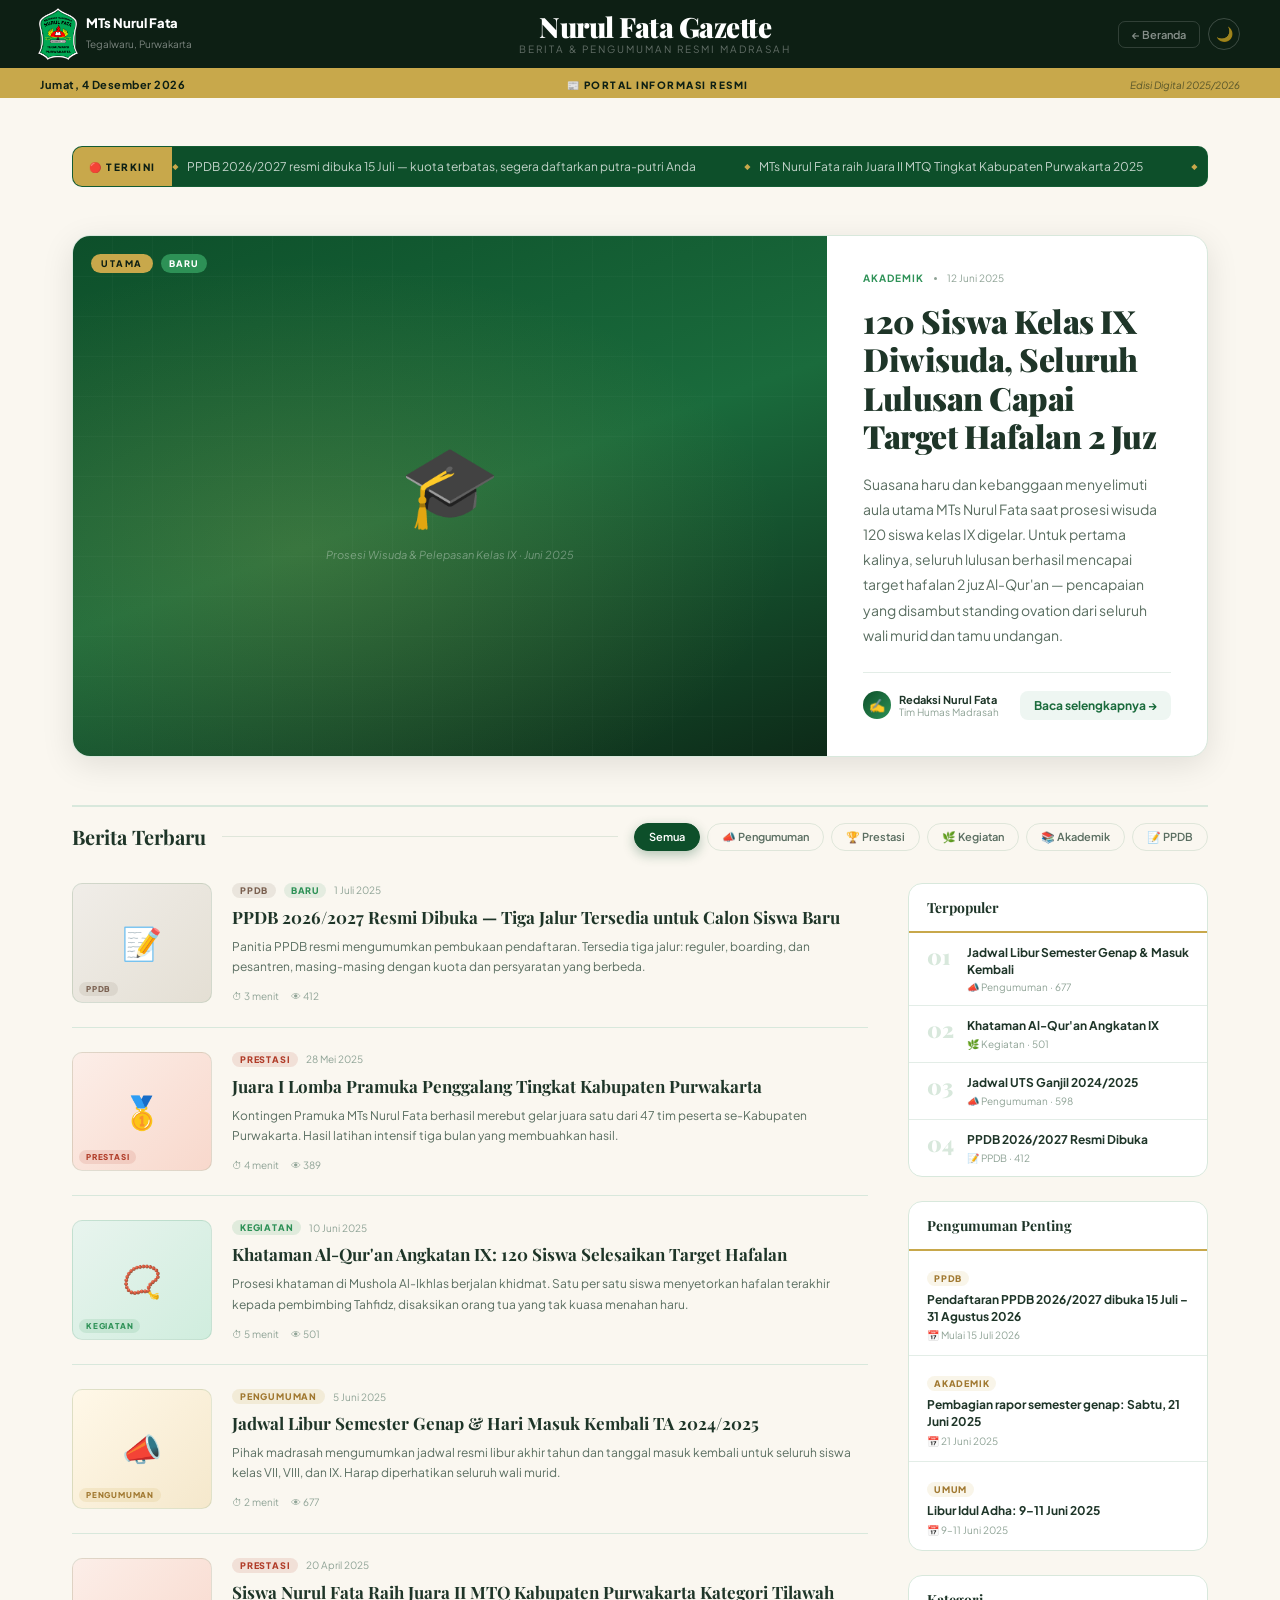
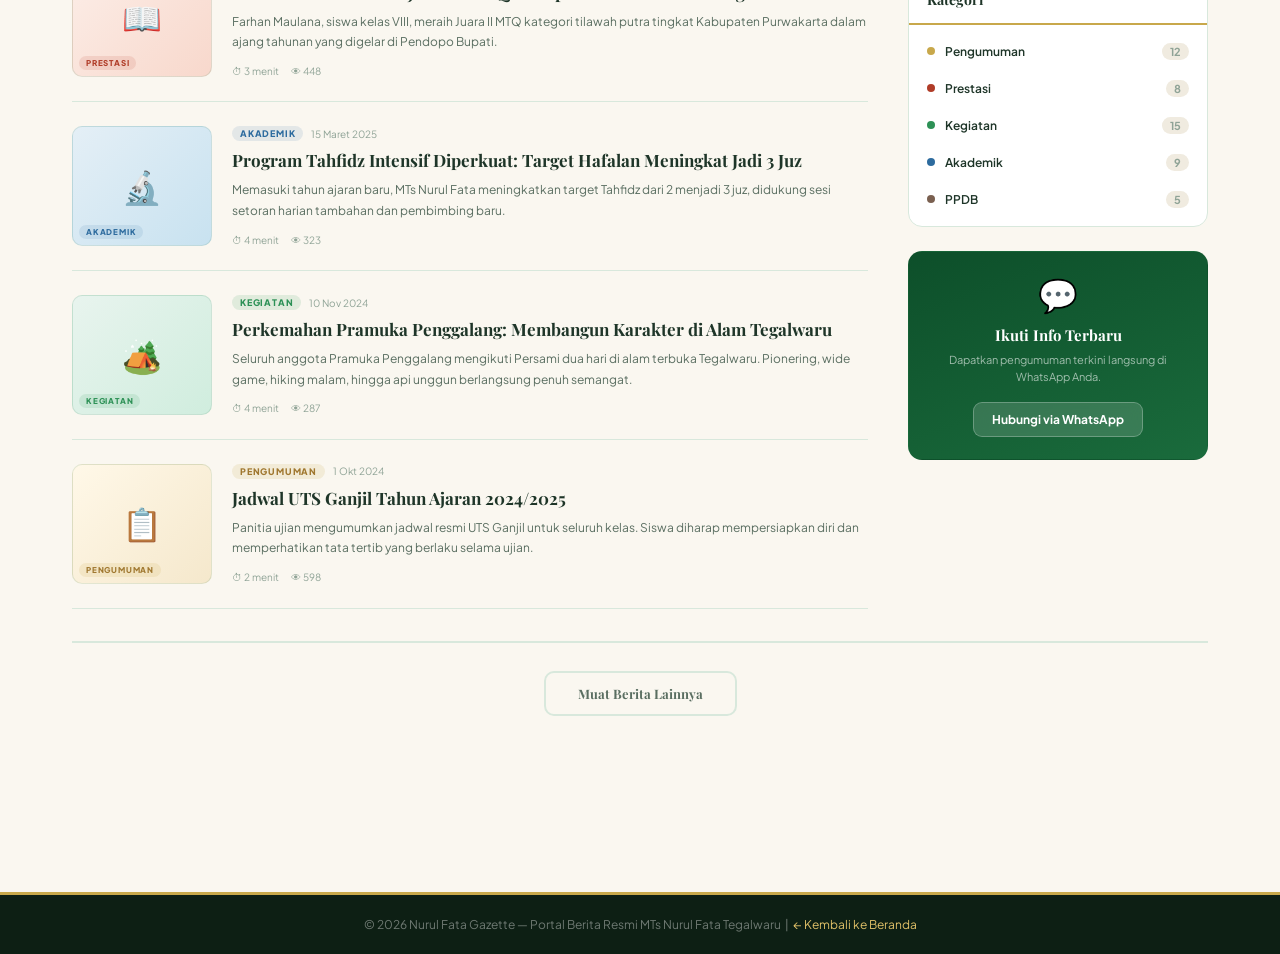
<file: berita-nurul-fata.html>
<!DOCTYPE html>
<html lang="id">
<head>
<meta charset="UTF-8"/>
<meta name="viewport" content="width=device-width, initial-scale=1.0"/>
<title>Berita & Pengumuman — MTs Nurul Fata Tegalwaru</title>
<link href="https://fonts.googleapis.com/css2?family=Amiri:ital,wght@0,400;0,700;1,400&family=Playfair+Display:ital,wght@0,400;0,700;0,900;1,400;1,700&family=Plus+Jakarta+Sans:wght@300;400;500;600;700;800&display=swap" rel="stylesheet"/>
<style>
:root{--hijau-tua:#0d4f2a;--hijau:#1a6b3c;--hijau-muda:#2d9156;--hijau-terang:#3db870;--emas-tua:#a07830;--emas:#c8a84b;--emas-muda:#e0c068;--krem:#faf7f0;--krem-gelap:#f0ebe0;--putih:#ffffff;--gelap:#0d1f14;--teks:#1e3528;--abu:#5a6e61;--abu-muda:#8fa396;--border:rgba(26,107,60,0.12);--border-solid:#d8e8dc;--shadow-sm:0 2px 8px rgba(0,0,0,0.06);--shadow-md:0 8px 32px rgba(0,0,0,0.10);--shadow-lg:0 20px 60px rgba(0,0,0,0.15);--radius:14px;--transition:all 0.3s cubic-bezier(0.4,0,0.2,1);--ink:#0e1e14;--paper:#faf7f0;}
[data-theme="dark"]{--hijau-tua:#0a3d20;--hijau:#1d7a45;--hijau-muda:#3aaa68;--hijau-terang:#4dcc80;--emas-tua:#b8943a;--emas:#d4b050;--emas-muda:#e8cc70;--krem:#080d09;--krem-gelap:#0e1a12;--putih:#0a100b;--gelap:#040806;--teks:#d4e8da;--abu:#7aaa88;--abu-muda:#4d7a5a;--border:rgba(61,184,112,0.11);--border-solid:#1e3528;--shadow-sm:0 2px 8px rgba(0,0,0,0.4);--shadow-md:0 8px 32px rgba(0,0,0,0.55);--shadow-lg:0 20px 60px rgba(0,0,0,0.75);--ink:#d4e8da;--paper:#080d09;}
*,*::before,*::after{margin:0;padding:0;box-sizing:border-box;}
html{scroll-behavior:smooth;}
body{font-family:'Plus Jakarta Sans',sans-serif;background:var(--paper);color:var(--ink);min-height:100vh;overflow-x:hidden;transition:background .4s,color .4s;}

/* MASTHEAD */
.masthead{background:var(--gelap);padding:0 32px;border-bottom:3px solid var(--emas);position:sticky;top:0;z-index:200;}
.masthead-inner{max-width:1200px;margin:0 auto;display:grid;grid-template-columns:auto 1fr auto;align-items:center;gap:24px;height:68px;}
.masthead-logo{display:flex;align-items:center;gap:10px;text-decoration:none;}
.ml-icon{width:36px;height:36px;border-radius:8px;background:linear-gradient(135deg,var(--hijau-tua),var(--hijau-muda));display:flex;align-items:center;justify-content:center;font-size:17px;}
.ml-text strong{font-size:13px;font-weight:800;color:#fff;display:block;line-height:1.2;}
.ml-text span{font-size:10px;color:rgba(255,255,255,.45);}
.masthead-title{text-align:center;}
.mt-name{font-family:'Playfair Display',serif;font-size:clamp(18px,2.5vw,28px);font-weight:900;color:#fff;letter-spacing:-.5px;line-height:1;margin-bottom:2px;}
.mt-tagline{font-size:10px;color:rgba(255,255,255,.35);letter-spacing:2px;text-transform:uppercase;}
.masthead-right{display:flex;align-items:center;gap:8px;}
.btn-back{display:flex;align-items:center;gap:5px;padding:6px 13px;border-radius:7px;font-size:11px;font-weight:600;color:rgba(255,255,255,.5);background:transparent;border:1px solid rgba(255,255,255,.15);cursor:pointer;text-decoration:none;transition:var(--transition);font-family:inherit;}
.btn-back:hover{color:#fff;border-color:rgba(255,255,255,.4);}
#darkToggle{width:32px;height:32px;border-radius:50%;border:1px solid rgba(255,255,255,.2);background:transparent;color:rgba(255,255,255,.6);font-size:14px;cursor:pointer;display:flex;align-items:center;justify-content:center;transition:var(--transition);}
#darkToggle:hover{color:#fff;transform:rotate(20deg);}

/* DATE RIBBON */
.date-ribbon{background:var(--emas);padding:7px 32px;}
.date-ribbon-inner{max-width:1200px;margin:0 auto;display:flex;align-items:center;justify-content:space-between;}
.dr-date{font-size:11px;font-weight:700;color:var(--gelap);letter-spacing:.5px;}
.dr-edition{font-size:10px;color:rgba(13,31,20,.6);font-style:italic;}
.dr-tag{font-size:10px;font-weight:800;color:var(--gelap);letter-spacing:1.5px;text-transform:uppercase;}

/* MAIN */
.main{max-width:1200px;margin:0 auto;padding:48px 32px 96px;}

/* TICKER */
.ticker{background:var(--hijau-tua);border-radius:10px;overflow:hidden;display:flex;align-items:stretch;margin-bottom:48px;border:1px solid rgba(45,145,86,.2);}
.ticker-label{background:var(--emas);padding:0 16px;display:flex;align-items:center;font-size:10px;font-weight:900;letter-spacing:1.5px;text-transform:uppercase;color:var(--gelap);white-space:nowrap;flex-shrink:0;}
.ticker-track{overflow:hidden;flex:1;display:flex;align-items:center;padding:12px 0;}
.ticker-inner{display:flex;gap:48px;align-items:center;animation:tickerScroll 30s linear infinite;white-space:nowrap;}
.ticker-inner:hover{animation-play-state:paused;}
@keyframes tickerScroll{0%{transform:translateX(0)}100%{transform:translateX(-50%)}}
.ticker-item{font-size:12px;color:rgba(255,255,255,.75);display:inline-flex;align-items:center;gap:8px;flex-shrink:0;}
.ticker-item::before{content:'◆';color:var(--emas);font-size:8px;}

/* HEADLINE */
.headline{display:grid;grid-template-columns:1fr 380px;gap:0;border:1px solid var(--border-solid);border-radius:18px;overflow:hidden;margin-bottom:48px;background:var(--putih);box-shadow:var(--shadow-md);transition:var(--transition);cursor:pointer;}
.headline:hover{transform:translateY(-4px);box-shadow:var(--shadow-lg);}
[data-theme="dark"] .headline{background:#0a100b;}
.headline-image{background:linear-gradient(160deg,#0d4f2a,#1a6b3c,#0d2a18);display:flex;flex-direction:column;align-items:center;justify-content:center;gap:14px;padding:48px;position:relative;overflow:hidden;min-height:380px;}
.headline-image::before{content:'';position:absolute;inset:0;background:radial-gradient(ellipse at 30% 60%,rgba(200,168,75,.18),transparent 65%);}
.headline-image::after{content:'';position:absolute;inset:0;background-image:repeating-linear-gradient(0deg,transparent,transparent 39px,rgba(255,255,255,.025) 39px,rgba(255,255,255,.025) 40px),repeating-linear-gradient(90deg,transparent,transparent 39px,rgba(255,255,255,.025) 39px,rgba(255,255,255,.025) 40px);}
.hi-emoji{font-size:80px;position:relative;z-index:1;}
.hi-caption{font-size:11px;color:rgba(255,255,255,.35);position:relative;z-index:1;text-align:center;font-style:italic;}
.headline-cat-bar{position:absolute;top:18px;left:18px;z-index:2;display:flex;align-items:center;gap:8px;}
.hl-cat{background:var(--emas);color:var(--gelap);font-size:9px;font-weight:900;letter-spacing:1.5px;text-transform:uppercase;padding:4px 10px;border-radius:100px;}
.hl-new{background:var(--hijau-muda);color:#fff;font-size:9px;font-weight:900;letter-spacing:1px;text-transform:uppercase;padding:4px 8px;border-radius:100px;}
.headline-content{padding:36px;display:flex;flex-direction:column;justify-content:space-between;}
.hc-meta{display:flex;align-items:center;gap:10px;margin-bottom:18px;}
.hc-cat{font-size:10px;font-weight:700;letter-spacing:1px;text-transform:uppercase;color:var(--hijau-muda);}
.hc-dot{width:3px;height:3px;border-radius:50%;background:var(--abu-muda);}
.hc-date{font-size:10px;color:var(--abu-muda);}
.headline-content h2{font-family:'Playfair Display',serif;font-size:clamp(22px,2.8vw,32px);font-weight:900;color:var(--teks);line-height:1.2;letter-spacing:-.5px;margin-bottom:16px;}
.headline-content p{font-size:14px;color:var(--abu);line-height:1.8;margin-bottom:24px;flex:1;}
.hc-footer{display:flex;align-items:center;justify-content:space-between;padding-top:18px;border-top:1px solid var(--border);}
.hc-author{display:flex;align-items:center;gap:8px;}
.hc-author-avatar{width:28px;height:28px;border-radius:50%;background:linear-gradient(135deg,var(--hijau-tua),var(--hijau-muda));display:flex;align-items:center;justify-content:center;font-size:13px;}
.hc-author-name{font-size:11px;font-weight:700;color:var(--teks);}
.hc-author-role{font-size:10px;color:var(--abu-muda);}
.hc-read{display:inline-flex;align-items:center;gap:6px;font-size:12px;font-weight:700;color:var(--hijau);background:rgba(45,145,86,.08);padding:7px 14px;border-radius:8px;transition:var(--transition);}
.headline:hover .hc-read{background:rgba(45,145,86,.15);}

/* SEC DIV */
.sec-div{display:flex;align-items:center;gap:0;margin:0 0 32px;border-top:2px solid var(--border-solid);padding-top:16px;}
.sec-div-label{font-family:'Playfair Display',serif;font-size:clamp(16px,2vw,20px);font-weight:700;color:var(--teks);margin-right:16px;white-space:nowrap;}
.sec-div-line{flex:1;height:1px;background:var(--border);}
.sec-div-right{display:flex;align-items:center;gap:10px;margin-left:16px;}

/* PILLS */
.pills{display:flex;gap:7px;flex-wrap:wrap;}
.pill{padding:6px 14px;border-radius:100px;font-size:11px;font-weight:600;border:1.5px solid var(--border);background:transparent;color:var(--abu);cursor:pointer;transition:var(--transition);font-family:inherit;}
.pill:hover{border-color:var(--hijau-muda);color:var(--hijau);}
.pill.active{background:var(--hijau-tua);color:#fff;border-color:var(--hijau-tua);box-shadow:0 4px 12px rgba(13,79,42,.3);}

/* NEWS LAYOUT */
.news-layout{display:grid;grid-template-columns:1fr 300px;gap:40px;align-items:start;}

/* ARTICLE CARDS */
.articles{display:flex;flex-direction:column;gap:0;}
.article-card{display:grid;grid-template-columns:160px 1fr;gap:0;border-bottom:1px solid var(--border-solid);cursor:pointer;transition:var(--transition);padding:24px 0;animation:fadeUp .5s ease both;}
.article-card:first-child{padding-top:0;}
.article-card:hover .ac-title{color:var(--hijau);}
.ac-image{border-radius:10px;overflow:hidden;display:flex;align-items:center;justify-content:center;flex-direction:column;gap:6px;min-height:110px;margin-right:20px;flex-shrink:0;position:relative;transition:var(--transition);border:1px solid var(--border);}
.article-card:hover .ac-image{transform:scale(1.02);box-shadow:var(--shadow-md);}
.ac-image .em{font-size:32px;}
.ac-image .ac-img-cat{position:absolute;bottom:6px;left:6px;font-size:8px;font-weight:800;letter-spacing:.8px;text-transform:uppercase;padding:2px 7px;border-radius:100px;}
.ac-image.cat-pengumuman{background:linear-gradient(135deg,#fff8e8,#f5e8cc);}
.ac-image.cat-prestasi{background:linear-gradient(135deg,#fceee8,#f8d8cc);}
.ac-image.cat-kegiatan{background:linear-gradient(135deg,#e8f4ee,#d0edde);}
.ac-image.cat-akademik{background:linear-gradient(135deg,#e4eff6,#c8e2f0);}
.ac-image.cat-ppdb{background:linear-gradient(135deg,#f0ede8,#e4dfd4);}
[data-theme="dark"] .ac-image.cat-pengumuman{background:linear-gradient(135deg,#1a1408,#0e0c06);}
[data-theme="dark"] .ac-image.cat-prestasi{background:linear-gradient(135deg,#180e08,#0e0804);}
[data-theme="dark"] .ac-image.cat-kegiatan{background:linear-gradient(135deg,#0d2818,#071510);}
[data-theme="dark"] .ac-image.cat-akademik{background:linear-gradient(135deg,#08141a,#04080c);}
[data-theme="dark"] .ac-image.cat-ppdb{background:linear-gradient(135deg,#141210,#0c0a08);}
.badge-pengumuman{background:rgba(200,168,75,.15);color:var(--emas-tua);}
.badge-prestasi{background:rgba(180,60,40,.12);color:#b03c28;}
.badge-kegiatan{background:rgba(45,145,86,.12);color:var(--hijau-muda);}
.badge-akademik{background:rgba(30,100,160,.1);color:#2d6b9e;}
.badge-ppdb{background:rgba(100,80,60,.1);color:#7a6050;}
[data-theme="dark"] .badge-prestasi{color:#e07060;}
[data-theme="dark"] .badge-akademik{color:#5aacdc;}
[data-theme="dark"] .badge-ppdb{color:#c8aa88;}
.ac-content{flex:1;display:flex;flex-direction:column;justify-content:space-between;}
.ac-meta{display:flex;align-items:center;gap:8px;margin-bottom:8px;flex-wrap:wrap;}
.ac-cat-badge{font-size:9px;font-weight:800;letter-spacing:.8px;text-transform:uppercase;padding:2px 8px;border-radius:100px;}
.ac-date{font-size:10px;color:var(--abu-muda);}
.ac-new{font-size:9px;font-weight:800;letter-spacing:.5px;text-transform:uppercase;color:var(--hijau-muda);background:rgba(45,145,86,.1);padding:2px 7px;border-radius:100px;}
.ac-title{font-family:'Playfair Display',serif;font-size:clamp(14px,1.5vw,17px);font-weight:700;color:var(--teks);line-height:1.35;margin-bottom:8px;transition:color .25s;}
.ac-excerpt{font-size:12px;color:var(--abu);line-height:1.7;margin-bottom:12px;display:-webkit-box;-webkit-line-clamp:2;-webkit-box-orient:vertical;overflow:hidden;}
.ac-footer{display:flex;align-items:center;gap:12px;}
.ac-read-time,.ac-views{font-size:10px;color:var(--abu-muda);}
.ac-arrow{font-size:11px;font-weight:700;color:var(--hijau);margin-left:auto;opacity:0;transform:translateX(-4px);transition:var(--transition);}
.article-card:hover .ac-arrow{opacity:1;transform:translateX(0);}
.article-card:nth-child(1){animation-delay:.05s}.article-card:nth-child(2){animation-delay:.10s}.article-card:nth-child(3){animation-delay:.15s}
.article-card:nth-child(4){animation-delay:.20s}.article-card:nth-child(5){animation-delay:.25s}.article-card:nth-child(6){animation-delay:.30s}
.article-card:nth-child(7){animation-delay:.35s}.article-card:nth-child(8){animation-delay:.40s}
@keyframes fadeUp{from{opacity:0;transform:translateY(16px)}to{opacity:1;transform:translateY(0)}}

/* SIDEBAR */
.sidebar{position:sticky;top:88px;display:flex;flex-direction:column;gap:24px;}
.widget{background:var(--putih);border:1px solid var(--border-solid);border-radius:14px;overflow:hidden;}
[data-theme="dark"] .widget{background:#0a100b;}
.widget-header{padding:14px 18px;border-bottom:2px solid var(--emas);display:flex;align-items:center;justify-content:space-between;}
.widget-title{font-family:'Playfair Display',serif;font-size:14px;font-weight:700;color:var(--teks);}
.popular-item{display:flex;align-items:flex-start;gap:12px;padding:12px 18px;border-bottom:1px solid var(--border);cursor:pointer;transition:var(--transition);}
.popular-item:last-child{border-bottom:none;}
.popular-item:hover{background:rgba(45,145,86,.04);}
.pi-num{font-family:'Playfair Display',serif;font-size:22px;font-weight:900;color:var(--border-solid);line-height:1;flex-shrink:0;width:28px;}
.popular-item:hover .pi-num{color:var(--emas);}
.pi-title{font-size:12px;font-weight:700;color:var(--teks);line-height:1.4;margin-bottom:3px;}
.pi-meta{font-size:10px;color:var(--abu-muda);}
.pengumuman-item{padding:14px 18px;border-bottom:1px solid var(--border);cursor:pointer;transition:var(--transition);}
.pengumuman-item:last-child{border-bottom:none;}
.pengumuman-item:hover{background:rgba(200,168,75,.04);}
.pen-badge{font-size:9px;font-weight:800;letter-spacing:.8px;text-transform:uppercase;padding:2px 7px;border-radius:100px;background:rgba(200,168,75,.12);color:var(--emas-tua);margin-bottom:6px;display:inline-block;}
.pen-title{font-size:12px;font-weight:700;color:var(--teks);line-height:1.4;margin-bottom:4px;}
.pen-date{font-size:10px;color:var(--abu-muda);}
.cat-list{padding:8px 0;}
.cat-item{display:flex;align-items:center;justify-content:space-between;padding:10px 18px;cursor:pointer;transition:var(--transition);}
.cat-item:hover{background:rgba(45,145,86,.05);}
.ci-left{display:flex;align-items:center;gap:10px;}
.ci-dot{width:8px;height:8px;border-radius:50%;flex-shrink:0;}
.ci-name{font-size:12px;font-weight:600;color:var(--teks);}
.ci-count{font-size:11px;font-weight:700;color:var(--abu-muda);background:var(--krem-gelap);padding:2px 8px;border-radius:100px;}
[data-theme="dark"] .ci-count{background:#172010;}
.sosmed-widget{background:linear-gradient(160deg,var(--hijau-tua),var(--hijau));border-color:transparent;padding:22px 18px;text-align:center;}
.sw-icon{font-size:32px;margin-bottom:10px;}
.sw-title{font-family:'Playfair Display',serif;font-size:15px;font-weight:700;color:#fff;margin-bottom:6px;}
.sw-desc{font-size:11px;color:rgba(255,255,255,.6);line-height:1.6;margin-bottom:16px;}
.sw-btn{display:inline-flex;align-items:center;gap:7px;background:rgba(255,255,255,.15);backdrop-filter:blur(6px);border:1px solid rgba(255,255,255,.25);color:#fff;padding:9px 18px;border-radius:9px;font-size:12px;font-weight:700;cursor:pointer;transition:var(--transition);font-family:inherit;text-decoration:none;}
.sw-btn:hover{background:rgba(255,255,255,.25);}

/* LOAD MORE */
.load-more{text-align:center;margin-top:32px;padding-top:28px;border-top:2px solid var(--border-solid);}
.btn-more{padding:12px 32px;border-radius:10px;background:transparent;border:2px solid var(--border-solid);font-family:'Playfair Display',serif;font-size:13px;font-weight:700;color:var(--abu);cursor:pointer;transition:var(--transition);}
.btn-more:hover{border-color:var(--hijau-muda);color:var(--hijau);background:rgba(45,145,86,.05);transform:translateY(-2px);}

/* MODAL */
.modal{position:fixed;inset:0;z-index:500;background:rgba(4,8,6,.95);backdrop-filter:blur(12px);display:flex;align-items:flex-start;justify-content:center;overflow-y:auto;opacity:0;pointer-events:none;transition:opacity .35s;padding:40px 20px;}
.modal.open{opacity:1;pointer-events:all;}
.modal-inner{max-width:720px;width:100%;background:var(--putih);border-radius:20px;overflow:hidden;transform:scale(.95) translateY(20px);transition:transform .4s cubic-bezier(.34,1.56,.64,1);box-shadow:0 40px 100px rgba(0,0,0,.7);margin:auto;}
[data-theme="dark"] .modal-inner{background:#0a100b;}
.modal.open .modal-inner{transform:scale(1) translateY(0);}
.modal-hero{min-height:240px;display:flex;flex-direction:column;align-items:center;justify-content:center;gap:12px;position:relative;overflow:hidden;}
.modal-hero .em{font-size:80px;position:relative;z-index:1;}
.modal-hero::after{content:'';position:absolute;inset:0;background-image:repeating-linear-gradient(0deg,transparent,transparent 39px,rgba(255,255,255,.03) 39px,rgba(255,255,255,.03) 40px);}
.modal-close{position:absolute;top:14px;right:14px;z-index:10;width:34px;height:34px;border-radius:50%;background:rgba(255,255,255,.15);backdrop-filter:blur(8px);border:1px solid rgba(255,255,255,.25);color:#fff;font-size:17px;cursor:pointer;display:flex;align-items:center;justify-content:center;transition:var(--transition);}
.modal-close:hover{background:rgba(255,255,255,.28);transform:rotate(90deg);}
.modal-body{padding:32px 36px 40px;}
.modal-cat{font-size:10px;font-weight:800;letter-spacing:1.2px;text-transform:uppercase;padding:3px 10px;border-radius:100px;display:inline-block;margin-bottom:14px;}
.modal-title{font-family:'Playfair Display',serif;font-size:clamp(20px,3vw,28px);font-weight:900;color:var(--teks);line-height:1.25;margin-bottom:14px;letter-spacing:-.3px;}
.modal-meta{display:flex;align-items:center;gap:14px;flex-wrap:wrap;padding-bottom:18px;border-bottom:1px solid var(--border-solid);margin-bottom:24px;}
.mm-item{font-size:11px;color:var(--abu-muda);display:flex;align-items:center;gap:5px;}
.mm-item strong{color:var(--teks);}
.modal-content p{font-size:14px;color:var(--abu);line-height:1.9;margin-bottom:16px;}
.modal-content p:last-child{margin-bottom:0;}
.modal-content strong{color:var(--teks);}
.modal-footer{margin-top:28px;padding-top:20px;border-top:1px solid var(--border);display:flex;align-items:center;justify-content:space-between;flex-wrap:wrap;gap:12px;}
.mf-tags{display:flex;gap:7px;flex-wrap:wrap;}
.mf-tag{font-size:10px;font-weight:600;color:var(--abu);background:var(--krem-gelap);padding:3px 10px;border-radius:100px;}
[data-theme="dark"] .mf-tag{background:#172010;}
.mf-share{display:flex;align-items:center;gap:8px;font-size:11px;font-weight:700;color:var(--hijau);}

/* FOOTER */
footer{background:var(--gelap);border-top:3px solid var(--emas);color:rgba(255,255,255,.4);text-align:center;padding:22px;font-size:12px;margin-top:80px;}
footer a{color:var(--emas-muda);text-decoration:none;}

/* RESPONSIVE */
@media(max-width:960px){.news-layout{grid-template-columns:1fr;}.sidebar{position:static;}.date-ribbon{display:none;}}
@media(max-width:640px){.main{padding:32px 16px 72px;}.headline{grid-template-columns:1fr;}.headline-image{min-height:200px;}.masthead-title{display:none;}.masthead-inner{grid-template-columns:auto auto;}.article-card{grid-template-columns:110px 1fr;}.modal-body{padding:22px 20px 28px;}.sec-div-right{display:none;}}
</style>
</head>
<body>

<div class="masthead">
  <div class="masthead-inner">
    <a href="index.html" class="masthead-logo"><div class="ml-icon"><img src="Logo-nf.png" width="40"></div><div class="ml-text"><strong>MTs Nurul Fata</strong><span>Tegalwaru, Purwakarta</span></div></a>
    <div class="masthead-title"><div class="mt-name">Nurul Fata Gazette</div><div class="mt-tagline">Berita &amp; Pengumuman Resmi Madrasah</div></div>
    <div class="masthead-right"><a href="index.html" class="btn-back">← Beranda</a><button id="darkToggle" onclick="toggleDark()">🌙</button></div>
  </div>
</div>

<div class="date-ribbon">
  <div class="date-ribbon-inner">
    <span class="dr-date" id="drDate"></span>
    <span class="dr-tag">📰 Portal Informasi Resmi</span>
    <span class="dr-edition">Edisi Digital 2025/2026</span>
  </div>
</div>

<main class="main">
  <div class="ticker">
    <div class="ticker-label">🔴 Terkini</div>
    <div class="ticker-track"><div class="ticker-inner">
      <span class="ticker-item">PPDB 2026/2027 resmi dibuka 15 Juli — kuota terbatas, segera daftarkan putra-putri Anda</span>
      <span class="ticker-item">MTs Nurul Fata raih Juara II MTQ Tingkat Kabupaten Purwakarta 2025</span>
      <span class="ticker-item">Khataman Al-Qur'an angkatan IX — 120 siswa capai target hafalan 2 juz</span>
      <span class="ticker-item">Libur semester genap: 14–20 Juni 2025 · Masuk kembali 23 Juni 2025</span>
      <span class="ticker-item">Hasil seleksi PPDB Jalur Prestasi diumumkan 5 Agustus 2026</span>
      <span class="ticker-item">PPDB 2026/2027 resmi dibuka 15 Juli — kuota terbatas, segera daftarkan putra-putri Anda</span>
      <span class="ticker-item">MTs Nurul Fata raih Juara II MTQ Tingkat Kabupaten Purwakarta 2025</span>
      <span class="ticker-item">Khataman Al-Qur'an angkatan IX — 120 siswa capai target hafalan 2 juz</span>
      <span class="ticker-item">Libur semester genap: 14–20 Juni 2025 · Masuk kembali 23 Juni 2025</span>
      <span class="ticker-item">Hasil seleksi PPDB Jalur Prestasi diumumkan 5 Agustus 2026</span>
    </div></div>
  </div>

  <div class="headline" onclick="openModal(0)">
    <div class="headline-image">
      <div class="headline-cat-bar"><span class="hl-cat">Utama</span><span class="hl-new">Baru</span></div>
      <div class="hi-emoji">🎓</div>
      <div class="hi-caption">Prosesi Wisuda & Pelepasan Kelas IX · Juni 2025</div>
    </div>
    <div class="headline-content">
      <div>
        <div class="hc-meta"><span class="hc-cat">Akademik</span><span class="hc-dot"></span><span class="hc-date">12 Juni 2025</span></div>
        <h2>120 Siswa Kelas IX Diwisuda, Seluruh Lulusan Capai Target Hafalan 2 Juz</h2>
        <p>Suasana haru dan kebanggaan menyelimuti aula utama MTs Nurul Fata saat prosesi wisuda 120 siswa kelas IX digelar. Untuk pertama kalinya, seluruh lulusan berhasil mencapai target hafalan 2 juz Al-Qur'an — pencapaian yang disambut standing ovation dari seluruh wali murid dan tamu undangan.</p>
      </div>
      <div class="hc-footer">
        <div class="hc-author"><div class="hc-author-avatar">✍️</div><div><div class="hc-author-name">Redaksi Nurul Fata</div><div class="hc-author-role">Tim Humas Madrasah</div></div></div>
        <span class="hc-read">Baca selengkapnya →</span>
      </div>
    </div>
  </div>

  <div class="sec-div">
    <span class="sec-div-label">Berita Terbaru</span>
    <div class="sec-div-line"></div>
    <div class="sec-div-right"><div class="pills">
      <button class="pill active" onclick="filterNews('semua',this)">Semua</button>
      <button class="pill" onclick="filterNews('pengumuman',this)">📣 Pengumuman</button>
      <button class="pill" onclick="filterNews('prestasi',this)">🏆 Prestasi</button>
      <button class="pill" onclick="filterNews('kegiatan',this)">🌿 Kegiatan</button>
      <button class="pill" onclick="filterNews('akademik',this)">📚 Akademik</button>
      <button class="pill" onclick="filterNews('ppdb',this)">📝 PPDB</button>
    </div></div>
  </div>

  <div class="news-layout">
    <div class="articles" id="articleList">

      <div class="article-card" data-cat="ppdb" onclick="openModal(1)">
        <div class="ac-image cat-ppdb"><div class="em">📝</div><span class="ac-img-cat badge-ppdb">PPDB</span></div>
        <div class="ac-content"><div><div class="ac-meta"><span class="ac-cat-badge badge-ppdb">PPDB</span><span class="ac-new">Baru</span><span class="ac-date">1 Juli 2025</span></div><div class="ac-title">PPDB 2026/2027 Resmi Dibuka — Tiga Jalur Tersedia untuk Calon Siswa Baru</div><div class="ac-excerpt">Panitia PPDB resmi mengumumkan pembukaan pendaftaran. Tersedia tiga jalur: reguler, boarding, dan pesantren, masing-masing dengan kuota dan persyaratan yang berbeda.</div></div><div class="ac-footer"><span class="ac-read-time">⏱ 3 menit</span><span class="ac-views">👁 412</span><span class="ac-arrow">Baca →</span></div></div>
      </div>

      <div class="article-card" data-cat="prestasi" onclick="openModal(2)">
        <div class="ac-image cat-prestasi"><div class="em">🥇</div><span class="ac-img-cat badge-prestasi">Prestasi</span></div>
        <div class="ac-content"><div><div class="ac-meta"><span class="ac-cat-badge badge-prestasi">Prestasi</span><span class="ac-date">28 Mei 2025</span></div><div class="ac-title">Juara I Lomba Pramuka Penggalang Tingkat Kabupaten Purwakarta</div><div class="ac-excerpt">Kontingen Pramuka MTs Nurul Fata berhasil merebut gelar juara satu dari 47 tim peserta se-Kabupaten Purwakarta. Hasil latihan intensif tiga bulan yang membuahkan hasil.</div></div><div class="ac-footer"><span class="ac-read-time">⏱ 4 menit</span><span class="ac-views">👁 389</span><span class="ac-arrow">Baca →</span></div></div>
      </div>

      <div class="article-card" data-cat="kegiatan" onclick="openModal(3)">
        <div class="ac-image cat-kegiatan"><div class="em">📿</div><span class="ac-img-cat badge-kegiatan">Kegiatan</span></div>
        <div class="ac-content"><div><div class="ac-meta"><span class="ac-cat-badge badge-kegiatan">Kegiatan</span><span class="ac-date">10 Juni 2025</span></div><div class="ac-title">Khataman Al-Qur'an Angkatan IX: 120 Siswa Selesaikan Target Hafalan</div><div class="ac-excerpt">Prosesi khataman di Mushola Al-Ikhlas berjalan khidmat. Satu per satu siswa menyetorkan hafalan terakhir kepada pembimbing Tahfidz, disaksikan orang tua yang tak kuasa menahan haru.</div></div><div class="ac-footer"><span class="ac-read-time">⏱ 5 menit</span><span class="ac-views">👁 501</span><span class="ac-arrow">Baca →</span></div></div>
      </div>

      <div class="article-card" data-cat="pengumuman" onclick="openModal(4)">
        <div class="ac-image cat-pengumuman"><div class="em">📣</div><span class="ac-img-cat badge-pengumuman">Pengumuman</span></div>
        <div class="ac-content"><div><div class="ac-meta"><span class="ac-cat-badge badge-pengumuman">Pengumuman</span><span class="ac-date">5 Juni 2025</span></div><div class="ac-title">Jadwal Libur Semester Genap & Hari Masuk Kembali TA 2024/2025</div><div class="ac-excerpt">Pihak madrasah mengumumkan jadwal resmi libur akhir tahun dan tanggal masuk kembali untuk seluruh siswa kelas VII, VIII, dan IX. Harap diperhatikan seluruh wali murid.</div></div><div class="ac-footer"><span class="ac-read-time">⏱ 2 menit</span><span class="ac-views">👁 677</span><span class="ac-arrow">Baca →</span></div></div>
      </div>

      <div class="article-card" data-cat="prestasi" onclick="openModal(5)">
        <div class="ac-image cat-prestasi"><div class="em">📖</div><span class="ac-img-cat badge-prestasi">Prestasi</span></div>
        <div class="ac-content"><div><div class="ac-meta"><span class="ac-cat-badge badge-prestasi">Prestasi</span><span class="ac-date">20 April 2025</span></div><div class="ac-title">Siswa Nurul Fata Raih Juara II MTQ Kabupaten Purwakarta Kategori Tilawah</div><div class="ac-excerpt">Farhan Maulana, siswa kelas VIII, meraih Juara II MTQ kategori tilawah putra tingkat Kabupaten Purwakarta dalam ajang tahunan yang digelar di Pendopo Bupati.</div></div><div class="ac-footer"><span class="ac-read-time">⏱ 3 menit</span><span class="ac-views">👁 448</span><span class="ac-arrow">Baca →</span></div></div>
      </div>

      <div class="article-card" data-cat="akademik" onclick="openModal(6)">
        <div class="ac-image cat-akademik"><div class="em">🔬</div><span class="ac-img-cat badge-akademik">Akademik</span></div>
        <div class="ac-content"><div><div class="ac-meta"><span class="ac-cat-badge badge-akademik">Akademik</span><span class="ac-date">15 Maret 2025</span></div><div class="ac-title">Program Tahfidz Intensif Diperkuat: Target Hafalan Meningkat Jadi 3 Juz</div><div class="ac-excerpt">Memasuki tahun ajaran baru, MTs Nurul Fata meningkatkan target Tahfidz dari 2 menjadi 3 juz, didukung sesi setoran harian tambahan dan pembimbing baru.</div></div><div class="ac-footer"><span class="ac-read-time">⏱ 4 menit</span><span class="ac-views">👁 323</span><span class="ac-arrow">Baca →</span></div></div>
      </div>

      <div class="article-card" data-cat="kegiatan" onclick="openModal(7)">
        <div class="ac-image cat-kegiatan"><div class="em">🏕️</div><span class="ac-img-cat badge-kegiatan">Kegiatan</span></div>
        <div class="ac-content"><div><div class="ac-meta"><span class="ac-cat-badge badge-kegiatan">Kegiatan</span><span class="ac-date">10 Nov 2024</span></div><div class="ac-title">Perkemahan Pramuka Penggalang: Membangun Karakter di Alam Tegalwaru</div><div class="ac-excerpt">Seluruh anggota Pramuka Penggalang mengikuti Persami dua hari di alam terbuka Tegalwaru. Pionering, wide game, hiking malam, hingga api unggun berlangsung penuh semangat.</div></div><div class="ac-footer"><span class="ac-read-time">⏱ 4 menit</span><span class="ac-views">👁 287</span><span class="ac-arrow">Baca →</span></div></div>
      </div>

      <div class="article-card" data-cat="pengumuman" onclick="openModal(8)">
        <div class="ac-image cat-pengumuman"><div class="em">📋</div><span class="ac-img-cat badge-pengumuman">Pengumuman</span></div>
        <div class="ac-content"><div><div class="ac-meta"><span class="ac-cat-badge badge-pengumuman">Pengumuman</span><span class="ac-date">1 Okt 2024</span></div><div class="ac-title">Jadwal UTS Ganjil Tahun Ajaran 2024/2025</div><div class="ac-excerpt">Panitia ujian mengumumkan jadwal resmi UTS Ganjil untuk seluruh kelas. Siswa diharap mempersiapkan diri dan memperhatikan tata tertib yang berlaku selama ujian.</div></div><div class="ac-footer"><span class="ac-read-time">⏱ 2 menit</span><span class="ac-views">👁 598</span><span class="ac-arrow">Baca →</span></div></div>
      </div>

    </div>

    <aside class="sidebar">
      <div class="widget">
        <div class="widget-header"><span class="widget-title">Terpopuler</span></div>
        <div class="popular-item" onclick="openModal(4)"><div class="pi-num">01</div><div><div class="pi-title">Jadwal Libur Semester Genap & Masuk Kembali</div><div class="pi-meta">📣 Pengumuman · 677</div></div></div>
        <div class="popular-item" onclick="openModal(3)"><div class="pi-num">02</div><div><div class="pi-title">Khataman Al-Qur'an Angkatan IX</div><div class="pi-meta">🌿 Kegiatan · 501</div></div></div>
        <div class="popular-item" onclick="openModal(8)"><div class="pi-num">03</div><div><div class="pi-title">Jadwal UTS Ganjil 2024/2025</div><div class="pi-meta">📣 Pengumuman · 598</div></div></div>
        <div class="popular-item" onclick="openModal(1)"><div class="pi-num">04</div><div><div class="pi-title">PPDB 2026/2027 Resmi Dibuka</div><div class="pi-meta">📝 PPDB · 412</div></div></div>
      </div>

      <div class="widget">
        <div class="widget-header"><span class="widget-title">Pengumuman Penting</span></div>
        <div class="pengumuman-item"><div class="pen-badge">PPDB</div><div class="pen-title">Pendaftaran PPDB 2026/2027 dibuka 15 Juli – 31 Agustus 2026</div><div class="pen-date">📅 Mulai 15 Juli 2026</div></div>
        <div class="pengumuman-item"><div class="pen-badge">Akademik</div><div class="pen-title">Pembagian rapor semester genap: Sabtu, 21 Juni 2025</div><div class="pen-date">📅 21 Juni 2025</div></div>
        <div class="pengumuman-item"><div class="pen-badge">Umum</div><div class="pen-title">Libur Idul Adha: 9–11 Juni 2025</div><div class="pen-date">📅 9–11 Juni 2025</div></div>
      </div>

      <div class="widget">
        <div class="widget-header"><span class="widget-title">Kategori</span></div>
        <div class="cat-list">
          <div class="cat-item" onclick="filterNews('pengumuman',null)"><div class="ci-left"><div class="ci-dot" style="background:var(--emas)"></div><span class="ci-name">Pengumuman</span></div><span class="ci-count">12</span></div>
          <div class="cat-item" onclick="filterNews('prestasi',null)"><div class="ci-left"><div class="ci-dot" style="background:#b03c28"></div><span class="ci-name">Prestasi</span></div><span class="ci-count">8</span></div>
          <div class="cat-item" onclick="filterNews('kegiatan',null)"><div class="ci-left"><div class="ci-dot" style="background:var(--hijau-muda)"></div><span class="ci-name">Kegiatan</span></div><span class="ci-count">15</span></div>
          <div class="cat-item" onclick="filterNews('akademik',null)"><div class="ci-left"><div class="ci-dot" style="background:#2d6b9e"></div><span class="ci-name">Akademik</span></div><span class="ci-count">9</span></div>
          <div class="cat-item" onclick="filterNews('ppdb',null)"><div class="ci-left"><div class="ci-dot" style="background:#7a6050"></div><span class="ci-name">PPDB</span></div><span class="ci-count">5</span></div>
        </div>
      </div>

      <div class="widget sosmed-widget">
        <div class="sw-icon">💬</div>
        <div class="sw-title">Ikuti Info Terbaru</div>
        <div class="sw-desc">Dapatkan pengumuman terkini langsung di WhatsApp Anda.</div>
        <a href="https://wa.me/6281234567890" target="_blank" class="sw-btn">Hubungi via WhatsApp</a>
      </div>
    </aside>
  </div>

  <div class="load-more">
    <button class="btn-more" onclick="this.textContent='Memuat...';setTimeout(()=>this.textContent='✓ Semua berita sudah ditampilkan',1400)">Muat Berita Lainnya</button>
  </div>
</main>

<footer>
  <p>© 2026 Nurul Fata Gazette — Portal Berita Resmi MTs Nurul Fata Tegalwaru &nbsp;|&nbsp; <a href="index.html">← Kembali ke Beranda</a></p>
</footer>

<div class="modal" id="modal" onclick="if(event.target===this)closeModal()">
  <div class="modal-inner">
    <div class="modal-hero" id="mHero"><div class="em" id="mEmoji"></div></div>
    <button class="modal-close" onclick="closeModal()">✕</button>
    <div class="modal-body">
      <div class="modal-cat" id="mCat"></div>
      <div class="modal-title" id="mTitle"></div>
      <div class="modal-meta">
        <div class="mm-item">📅 <strong id="mDate"></strong></div>
        <div class="mm-item">✍️ <strong>Redaksi Nurul Fata</strong></div>
        <div class="mm-item">👁 <strong id="mViews"></strong></div>
        <div class="mm-item">⏱ <strong id="mReadTime"></strong></div>
      </div>
      <div class="modal-content" id="mContent"></div>
      <div class="modal-footer"><div class="mf-tags" id="mTags"></div><div class="mf-share">📤 Bagikan</div></div>
    </div>
  </div>
</div>

<script>
function toggleDark(){const d=document.documentElement.getAttribute('data-theme')==='dark';document.documentElement.setAttribute('data-theme',d?'light':'dark');document.getElementById('darkToggle').textContent=d?'🌙':'☀️';localStorage.setItem('nf-theme',d?'light':'dark');}
(function(){if(localStorage.getItem('nf-theme')==='dark'){document.documentElement.setAttribute('data-theme','dark');document.getElementById('darkToggle').textContent='☀️';}})();
const days=['Minggu','Senin','Selasa','Rabu','Kamis','Jumat','Sabtu'],months=['Januari','Februari','Maret','April','Mei','Juni','Juli','Agustus','September','Oktober','November','Desember'],now=new Date();
document.getElementById('drDate').textContent=days[now.getDay()]+', '+now.getDate()+' '+months[now.getMonth()]+' '+now.getFullYear();
const articles=[
{em:'🎓',cat:'Akademik',bg:'linear-gradient(160deg,#0d4f2a,#1a6b3c)',cc:'rgba(45,145,86,.15)',ct:'var(--hijau-muda)',date:'12 Juni 2025',views:'1.2K dilihat',rt:'5 menit baca',title:'120 Siswa Kelas IX Diwisuda, Seluruh Lulusan Capai Target Hafalan 2 Juz',content:`<p>Suasana haru dan kebanggaan menyelimuti aula utama MTs Nurul Fata Tegalwaru saat prosesi wisuda dan pelepasan 120 siswa kelas IX Tahun Ajaran 2024/2025 digelar pada Kamis, 12 Juni 2025. Untuk pertama kalinya dalam sejarah madrasah, <strong>seluruh lulusan berhasil mencapai target hafalan 2 juz Al-Qur'an</strong> — sebuah pencapaian yang disambut standing ovation dari seluruh wali murid dan tamu undangan yang hadir.</p><p>Kepala Madrasah, H. Ahmad Fauzi, S.Pd.I., M.M., dalam sambutannya menyampaikan rasa syukur yang mendalam. "Ini bukan sekadar wisuda biasa. Ini adalah bukti bahwa tekad, kesabaran, dan doa orang tua bisa mengantarkan anak-anak kita melampaui batas yang kita bayangkan," ujarnya di hadapan ratusan tamu undangan.</p><p>Momen paling mengharukan adalah ketika 15 siswa penghafal Qur'an terbaik tampil membacakan hafalan secara bergantian di hadapan seluruh hadirin. Acara ditutup dengan doa bersama dan foto bersama antara wali murid dan dewan guru. <strong>Seluruh lulusan kelas IX 2025 telah diterima di berbagai SMA/SMK/MA unggulan di Kabupaten Purwakarta.</strong></p>`,tags:['Wisuda','Kelas IX','Tahfidz','Kelulusan']},
{em:'📝',cat:'PPDB',bg:'linear-gradient(160deg,#3a2a18,#5a4028)',cc:'rgba(100,80,60,.15)',ct:'#7a6050',date:'1 Juli 2025',views:'412 dilihat',rt:'3 menit baca',title:'PPDB 2026/2027 Resmi Dibuka — Tiga Jalur Tersedia',content:`<p>Panitia PPDB MTs Nurul Fata resmi mengumumkan pembukaan pendaftaran Tahun Ajaran 2026/2027 mulai <strong>15 Juli 2026</strong>. Tersedia tiga jalur: Sekolah Reguler (Rp 150.000/bln), Boarding School (Rp 750.000/bln), dan Pesantren (Rp 500.000/bln).</p><p>Persyaratan umum: ijazah/SKHUN SD/MI, akta kelahiran, kartu keluarga, dan surat keterangan sehat. Pendaftaran dilayani Senin–Sabtu pukul 08.00–14.00 WIB di kantor Tata Usaha atau via WhatsApp resmi. <strong>Kuota sangat terbatas — segera daftarkan putra-putri Anda.</strong></p>`,tags:['PPDB','Pendaftaran','2026','Siswa Baru']},
{em:'🥇',cat:'Prestasi',bg:'linear-gradient(160deg,#3a1a10,#5a2a18)',cc:'rgba(180,60,40,.12)',ct:'#b03c28',date:'28 Mei 2025',views:'389 dilihat',rt:'4 menit baca',title:'Juara I Lomba Pramuka Penggalang Tingkat Kabupaten Purwakarta',content:`<p>Kontingen Pramuka Penggalang MTs Nurul Fata <strong>merebut gelar juara satu</strong> dalam Lomba Pramuka Tingkat Kabupaten Purwakarta 2025 dari 47 tim peserta. Tim putri unggul di pioneering, PPPK, sandi pramuka, dan PBB. Tim putra menyabet juara satu semaphore dan navigasi darat.</p><p>"Ini hasil latihan keras anak-anak selama tiga bulan. Saya sangat bangga dengan dedikasi mereka," ujar Pembina Pramuka, Kak Dede Sopian, S.Pd. <strong>Prestasi ini menjadi yang ketiga kalinya dalam empat tahun terakhir bagi MTs Nurul Fata di ajang ini.</strong></p>`,tags:['Pramuka','Juara I','Kabupaten','Penggalang']},
{em:'📿',cat:'Kegiatan',bg:'linear-gradient(160deg,#0d4f2a,#082010)',cc:'rgba(45,145,86,.12)',ct:'var(--hijau-muda)',date:'10 Juni 2025',views:'501 dilihat',rt:'5 menit baca',title:"Khataman Al-Qur'an Angkatan IX: 120 Siswa Selesaikan Target Hafalan",content:`<p>Suasana khidmat dan haru menyelimuti Mushola Al-Ikhlas saat prosesi Khataman Al-Qur'an angkatan IX digelar. Dari 120 siswa, <strong>98 berhasil melampaui target</strong> dengan hafalan 3–5 juz, sementara 12 siswa lainnya hafal hingga 7 juz — angkatan dengan capaian terbaik sepanjang sejarah program Tahfidz madrasah.</p><p>Koordinator Tahfidz Ustadz Yusuf Hambali menyampaikan bahwa kunci keberhasilan adalah konsistensi setoran harian dan dukungan penuh orang tua di rumah. Acara diakhiri pemberian syahadah dan doa bersama oleh pimpinan pondok pesantren Nurul Fata.</p>`,tags:['Tahfidz','Khataman','Al-Quran','Kelas IX']},
{em:'📣',cat:'Pengumuman',bg:'linear-gradient(160deg,#2a2010,#402a10)',cc:'rgba(200,168,75,.15)',ct:'var(--emas-tua)',date:'5 Juni 2025',views:'677 dilihat',rt:'2 menit baca',title:'Jadwal Libur Semester Genap & Hari Masuk Kembali TA 2024/2025',content:`<p><strong>Libur akhir tahun ajaran:</strong> Senin 14 Juni – Jumat 20 Juni 2025.</p><p><strong>Pembagian rapor:</strong> Sabtu 21 Juni 2025, pukul 08.00–11.00 WIB. Wali murid wajib hadir langsung.</p><p><strong>Hari pertama masuk TA 2025/2026:</strong> Senin 14 Juli 2025. Siswa kelas VII baru mengikuti MOS mulai hari tersebut. Untuk pertanyaan lebih lanjut, hubungi Tata Usaha pada jam kerja.</p>`,tags:['Libur','Jadwal','Rapor','Semester Genap']},
{em:'📖',cat:'Prestasi',bg:'linear-gradient(160deg,#3a1a10,#5a2a18)',cc:'rgba(180,60,40,.12)',ct:'#b03c28',date:'20 April 2025',views:'448 dilihat',rt:'3 menit baca',title:'Siswa Nurul Fata Raih Juara II MTQ Kabupaten Purwakarta',content:`<p>Farhan Maulana (kelas VIII) meraih <strong>Juara II MTQ Kabupaten Purwakarta</strong> kategori tilawah putra dari 60+ peserta se-kabupaten. Nilai yang ia raih menjadi yang tertinggi dalam sejarah keikutsertaan MTs Nurul Fata di ajang MTQ kabupaten.</p><p>Pembimbing Tilawah Ustadz Muhamad Irfan, S.Ag.: "Dia anak yang disiplin dan tidak pernah absen latihan. Hasilnya, Allah tunjukkan hari ini." Ke depan Farhan direncanakan mewakili Kab. Purwakarta di MTQ tingkat Provinsi Jawa Barat.</p>`,tags:['MTQ','Tilawah','Kabupaten','Juara II']},
{em:'🔬',cat:'Akademik',bg:'linear-gradient(160deg,#0a1a2a,#122040)',cc:'rgba(30,100,160,.12)',ct:'#2d6b9e',date:'15 Maret 2025',views:'323 dilihat',rt:'4 menit baca',title:'Program Tahfidz Diperkuat: Target Hafalan Meningkat Jadi 3 Juz',content:`<p>Mulai TA 2025/2026, MTs Nurul Fata meningkatkan target Tahfidz dari <strong>2 menjadi 3 juz</strong>. Keputusan ini diambil setelah evaluasi yang menunjukkan mayoritas siswa mampu melampaui target sebelumnya.</p><p>Madrasah menambahkan sesi setoran sore hari 15.00–16.00 WIB untuk kelas VII dan VIII, serta dua pembimbing Tahfidz baru. Orang tua juga diminta aktif dalam murojaah di rumah minimal 30 menit per malam menggunakan buku panduan yang disediakan madrasah.</p>`,tags:['Tahfidz','Akademik','Kurikulum','Program Baru']},
{em:'🏕️',cat:'Kegiatan',bg:'linear-gradient(160deg,#0d4f2a,#082010)',cc:'rgba(45,145,86,.12)',ct:'var(--hijau-muda)',date:'10 Nov 2024',views:'287 dilihat',rt:'4 menit baca',title:'Perkemahan Pramuka Penggalang: Membangun Karakter di Alam Tegalwaru',content:`<p>Seluruh anggota Pramuka Penggalang mengikuti Persami bertema <strong>"Pramuka Berkarakter, Bangsa Bermartabat"</strong> di area alam terbuka Desa Tegalwaru, 9–10 November 2024. Pionering, wide game, hiking malam, pendirian tenda, hingga api unggun berlangsung semangat dan penuh kekompakan.</p><p>Pembina: "Alam adalah guru terbaik. Di sinilah karakter sejati seorang pramuka diuji dan dibentuk." Seluruh peserta juga mengikuti shalat berjamaah dan kegiatan rohani sebagai bagian integral perkemahan.</p>`,tags:['Pramuka','Persami','Karakter','Ekskul']},
{em:'📋',cat:'Pengumuman',bg:'linear-gradient(160deg,#2a2010,#402a10)',cc:'rgba(200,168,75,.15)',ct:'var(--emas-tua)',date:'1 Okt 2024',views:'598 dilihat',rt:'2 menit baca',title:'Jadwal UTS Ganjil Tahun Ajaran 2024/2025',content:`<p>UTS Ganjil dilaksanakan <strong>14–18 Oktober 2024</strong>, mulai pukul 07.30 WIB. Siswa wajib hadir 15 menit sebelumnya, mengenakan seragam lengkap, dan dilarang membawa handphone ke ruang ujian.</p><p>Jadwal lengkap per mata pelajaran tersedia di kantor Tata Usaha atau dapat ditanyakan kepada wali kelas masing-masing. Orang tua diharapkan mendukung persiapan anak dengan memastikan istirahat cukup dan suasana belajar kondusif di rumah.</p>`,tags:['UTS','Ujian','Jadwal','Ganjil 2024']},
];
function openModal(i){const a=articles[i];document.getElementById('mHero').style.background=a.bg;document.getElementById('mEmoji').textContent=a.em;const c=document.getElementById('mCat');c.textContent=a.cat;c.style.background=a.cc;c.style.color=a.ct;document.getElementById('mTitle').textContent=a.title;document.getElementById('mDate').textContent=a.date;document.getElementById('mViews').textContent=a.views;document.getElementById('mReadTime').textContent=a.rt;document.getElementById('mContent').innerHTML=a.content;document.getElementById('mTags').innerHTML=a.tags.map(t=>'<span class="mf-tag">#'+t+'</span>').join('');document.getElementById('modal').classList.add('open');document.body.style.overflow='hidden';}
function closeModal(){document.getElementById('modal').classList.remove('open');document.body.style.overflow='';}
function filterNews(cat,btn){if(btn){document.querySelectorAll('.pill').forEach(p=>p.classList.remove('active'));btn.classList.add('active');}document.querySelectorAll('.article-card').forEach(c=>{c.style.display=(cat==='semua'||c.dataset.cat===cat)?'grid':'none';});}
document.addEventListener('keydown',e=>{if(e.key==='Escape'&&document.getElementById('modal').classList.contains('open'))closeModal();});
</script>
</body>
</html>
</file>
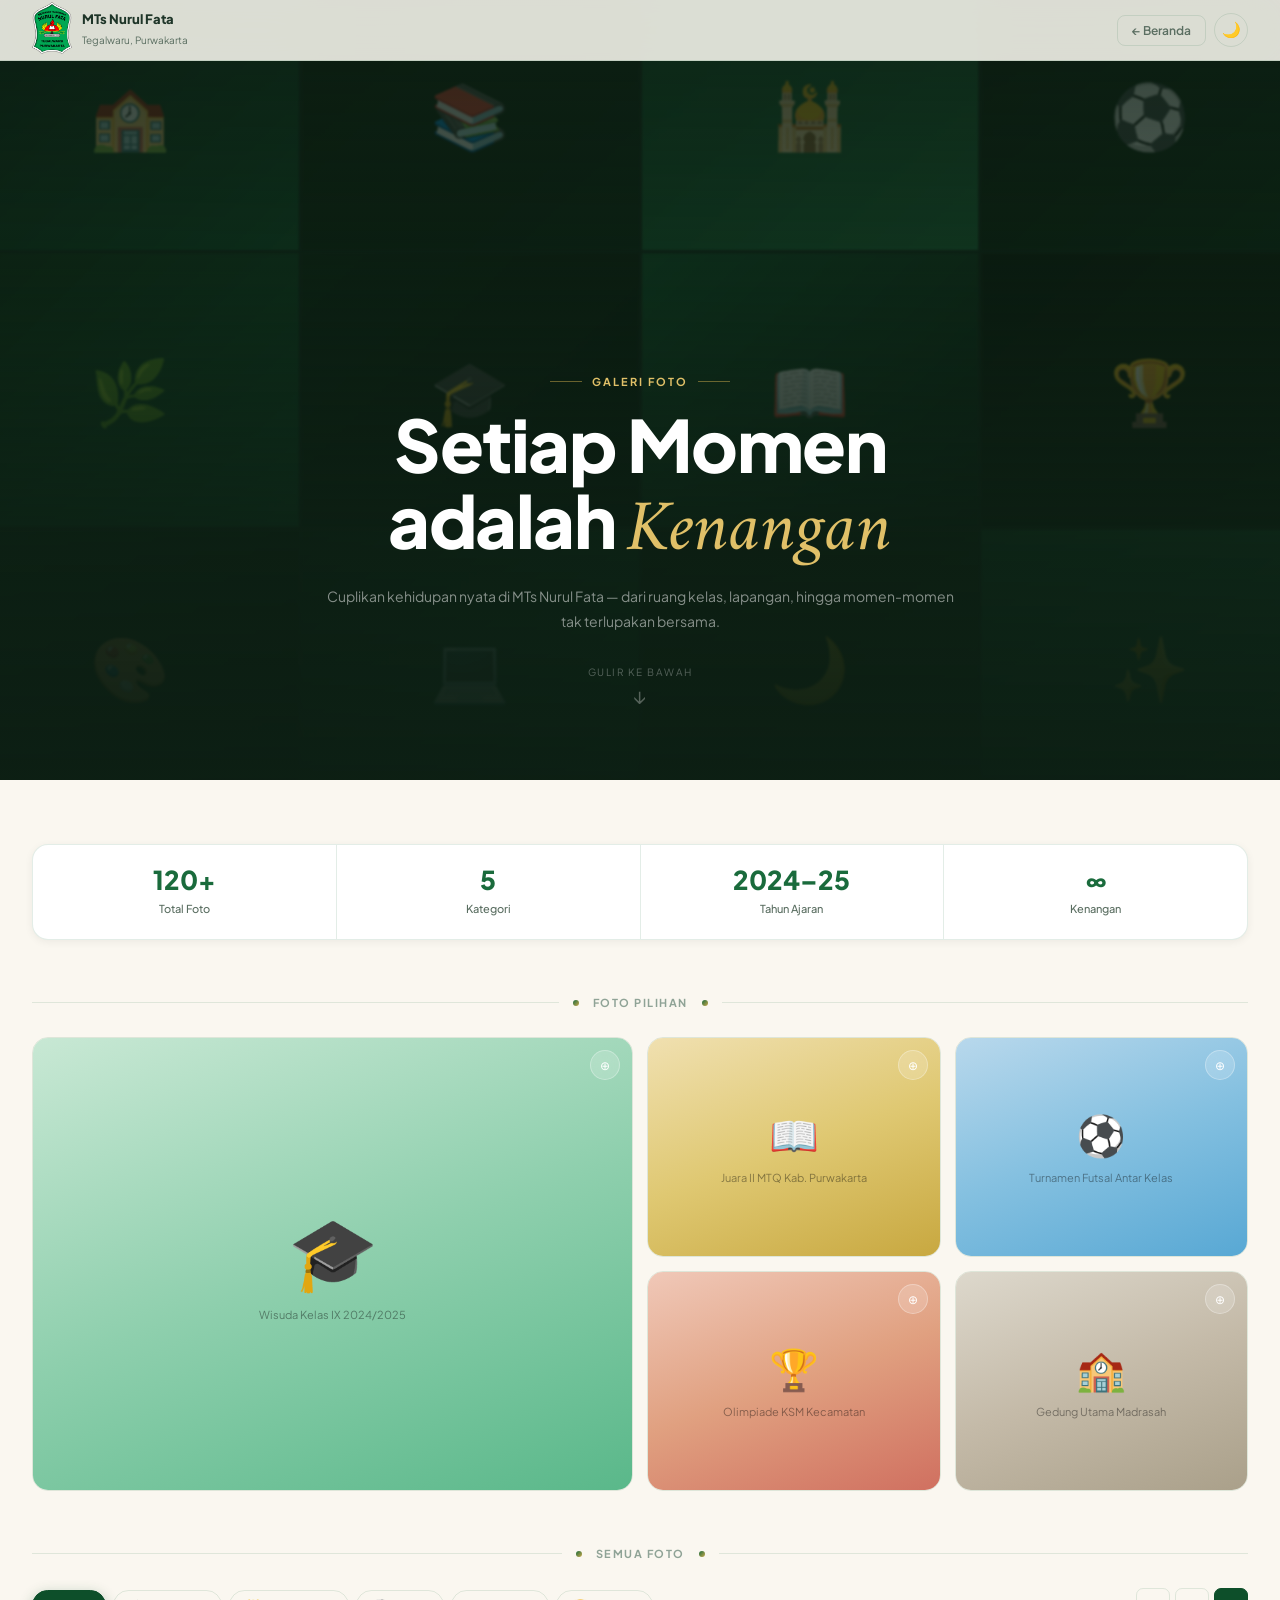
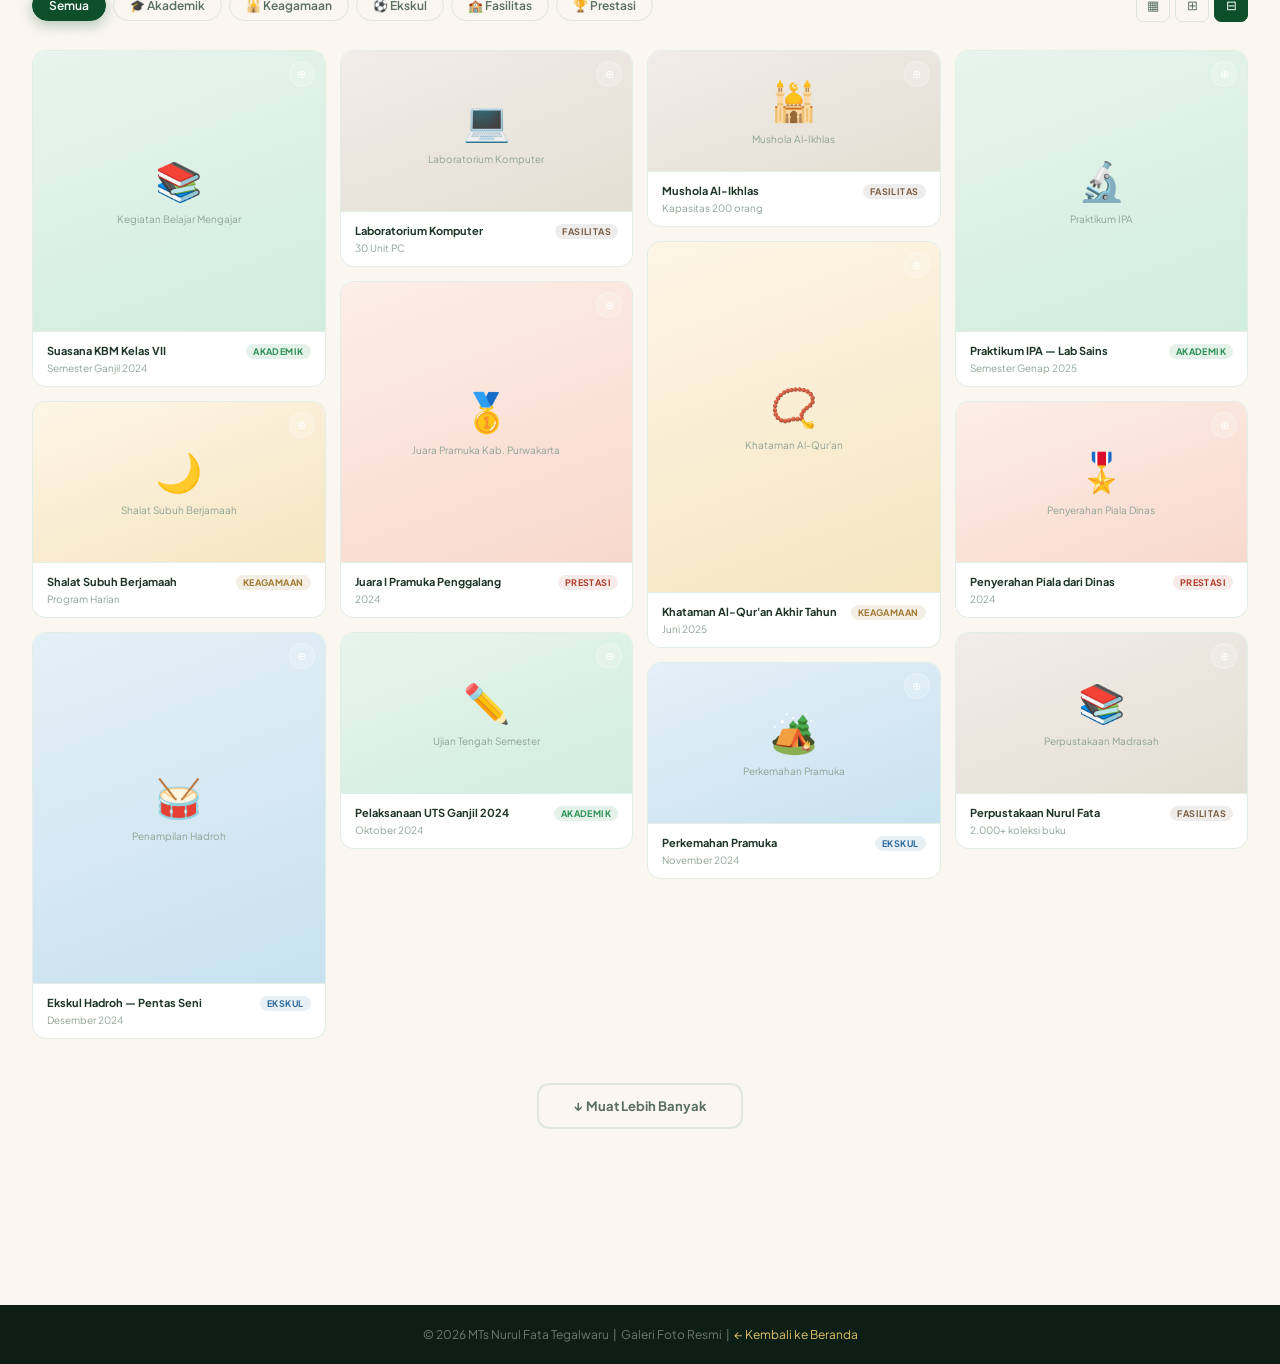
<file: galeri-nurul-fata.html>
<!DOCTYPE html>
<html lang="id">
<head>
<meta charset="UTF-8"/>
<meta name="viewport" content="width=device-width, initial-scale=1.0"/>
<title>Galeri — MTs Nurul Fata Tegalwaru</title>
<link href="https://fonts.googleapis.com/css2?family=Amiri:ital,wght@0,400;0,700;1,400&family=Plus+Jakarta+Sans:wght@300;400;500;600;700;800&display=swap" rel="stylesheet"/>
<style>
:root {
  --hijau-tua:#0d4f2a; --hijau:#1a6b3c; --hijau-muda:#2d9156; --hijau-terang:#3db870;
  --emas-tua:#a07830; --emas:#c8a84b; --emas-muda:#e0c068;
  --krem:#faf7f0; --krem-gelap:#f0ebe0; --putih:#ffffff; --gelap:#0d1f14;
  --teks:#1e3528; --abu:#5a6e61; --abu-muda:#8fa396;
  --border:rgba(26,107,60,0.12);
  --shadow-sm:0 2px 8px rgba(0,0,0,0.06);
  --shadow-md:0 8px 32px rgba(0,0,0,0.1);
  --shadow-lg:0 20px 60px rgba(0,0,0,0.15);
  --radius:14px; --transition:all 0.3s cubic-bezier(0.4,0,0.2,1);
}
[data-theme="dark"] {
  --hijau-tua:#0a3d20; --hijau:#1d7a45; --hijau-muda:#3aaa68; --hijau-terang:#4dcc80;
  --emas-tua:#b8943a; --emas:#d4b050; --emas-muda:#e8cc70;
  --krem:#0a0f0b; --krem-gelap:#111c15; --putih:#0e1a12; --gelap:#060e09;
  --teks:#d4e8da; --abu:#7aaa88; --abu-muda:#4d7a5a;
  --border:rgba(61,184,112,0.12);
  --shadow-sm:0 2px 8px rgba(0,0,0,0.35);
  --shadow-md:0 8px 32px rgba(0,0,0,0.5);
  --shadow-lg:0 20px 60px rgba(0,0,0,0.7);
}
*,*::before,*::after{margin:0;padding:0;box-sizing:border-box;}
html{scroll-behavior:smooth;}
body{font-family:'Plus Jakarta Sans',sans-serif;background:var(--krem);color:var(--teks);min-height:100vh;overflow-x:hidden;transition:background .4s,color .4s;}

/* ── HEADER ── */
header{position:fixed;top:0;left:0;right:0;z-index:200;padding:0 32px;background:rgba(250,247,240,0.88);backdrop-filter:blur(20px) saturate(1.8);border-bottom:1px solid var(--border);transition:background .4s;}
[data-theme="dark"] header{background:rgba(10,15,11,0.9);}
.header-inner{max-width:1280px;margin:0 auto;display:flex;align-items:center;justify-content:space-between;height:60px;}
.logo{display:flex;align-items:center;gap:10px;text-decoration:none;}
.logo-icon{width:36px;height:36px;border-radius:9px;background:linear-gradient(135deg,var(--hijau-tua),var(--hijau-muda));display:flex;align-items:center;justify-content:center;font-size:17px;}
.logo-text strong{font-size:13px;font-weight:800;color:var(--teks);display:block;line-height:1.2;}
.logo-text span{font-size:10px;color:var(--abu);}
.header-right{display:flex;align-items:center;gap:8px;}
.btn-back{display:flex;align-items:center;gap:5px;padding:7px 14px;border-radius:8px;font-size:12px;font-weight:600;color:var(--abu);background:transparent;border:1.5px solid var(--border);cursor:pointer;text-decoration:none;transition:var(--transition);font-family:inherit;}
.btn-back:hover{color:var(--hijau);border-color:var(--hijau-muda);}
#darkToggle{width:34px;height:34px;border-radius:50%;border:1.5px solid var(--border);background:transparent;color:var(--teks);font-size:15px;cursor:pointer;display:flex;align-items:center;justify-content:center;transition:var(--transition);}
#darkToggle:hover{background:rgba(26,107,60,0.08);transform:rotate(20deg);}

/* ── HERO ── */
.hero{padding-top:60px;height:100vh;min-height:560px;max-height:780px;display:flex;flex-direction:column;align-items:center;justify-content:flex-end;padding-bottom:72px;position:relative;overflow:hidden;background:var(--gelap);}
.hero-mosaic{position:absolute;inset:0;display:grid;grid-template-columns:repeat(4,1fr);grid-template-rows:repeat(3,1fr);gap:3px;opacity:.3;filter:blur(1px);transform:scale(1.06);}
.hm{display:flex;align-items:center;justify-content:center;font-size:60px;}
.hm:nth-child(1){background:linear-gradient(135deg,#082010,#0d4f2a);}
.hm:nth-child(2){background:linear-gradient(135deg,#0a1a08,#082010);}
.hm:nth-child(3){background:linear-gradient(135deg,#0d4f2a,#1a6b3c);}
.hm:nth-child(4){background:linear-gradient(135deg,#061408,#0a2a12);}
.hm:nth-child(5){background:linear-gradient(135deg,#0a2a12,#0d4f2a);}
.hm:nth-child(6){background:linear-gradient(135deg,#082010,#061408);}
.hm:nth-child(7){background:linear-gradient(135deg,#0d4f2a,#082010);}
.hm:nth-child(8){background:linear-gradient(135deg,#061408,#0a1a08);}
.hm:nth-child(9){background:linear-gradient(135deg,#0a2a12,#061408);}
.hm:nth-child(10){background:linear-gradient(135deg,#082010,#0d4f2a);}
.hm:nth-child(11){background:linear-gradient(135deg,#0a1a08,#0a2a12);}
.hm:nth-child(12){background:linear-gradient(135deg,#0d4f2a,#1a6b3c);}
.hero-vignette{position:absolute;inset:0;z-index:1;background:linear-gradient(to bottom,rgba(13,31,20,.5) 0%,rgba(13,31,20,.05) 35%,rgba(13,31,20,.7) 70%,rgba(13,31,20,.97) 100%);}
.hero-content{position:relative;z-index:2;text-align:center;max-width:680px;padding:0 24px;}
.hero-eyebrow{display:inline-flex;align-items:center;gap:10px;font-size:11px;font-weight:700;letter-spacing:2px;text-transform:uppercase;color:var(--emas-muda);margin-bottom:18px;}
.hero-eyebrow::before,.hero-eyebrow::after{content:'';width:32px;height:1px;background:var(--emas);opacity:.5;}
.hero h1{font-size:clamp(38px,6vw,72px);font-weight:800;color:#fff;line-height:1.05;letter-spacing:-1.5px;margin-bottom:14px;}
.hero h1 em{font-family:'Amiri',serif;font-style:italic;color:var(--emas-muda);font-weight:400;letter-spacing:0;}
.hero-sub{font-size:14px;color:rgba(255,255,255,.5);line-height:1.8;margin-bottom:32px;}
.hero-scroll{display:flex;flex-direction:column;align-items:center;gap:5px;color:rgba(255,255,255,.3);font-size:10px;letter-spacing:1.5px;text-transform:uppercase;animation:scrollbounce 2s ease infinite;}
.hero-scroll::after{content:'↓';font-size:20px;}
@keyframes scrollbounce{0%,100%{transform:translateY(0)}50%{transform:translateY(7px)}}

/* ── MAIN ── */
.main{max-width:1280px;margin:0 auto;padding:64px 32px 96px;}

/* ── STATS ── */
.stats-bar{display:flex;margin-bottom:56px;background:var(--putih);border:1px solid var(--border);border-radius:16px;overflow:hidden;box-shadow:var(--shadow-sm);}
[data-theme="dark"] .stats-bar{background:#0e1a12;}
.stat{flex:1;text-align:center;padding:22px 12px;border-right:1px solid var(--border);}
.stat:last-child{border-right:none;}
.stat-n{font-size:26px;font-weight:800;color:var(--hijau);display:block;margin-bottom:3px;line-height:1;}
.stat-l{font-size:11px;color:var(--abu);font-weight:500;}

/* ── SECTION BREAK ── */
.sb{display:flex;align-items:center;gap:14px;margin:0 0 28px;}
.sb-line{flex:1;height:1px;background:var(--border);}
.sb-dot{width:6px;height:6px;border-radius:50%;background:linear-gradient(135deg,var(--hijau),var(--emas));flex-shrink:0;}
.sb-text{font-size:11px;font-weight:700;letter-spacing:1.5px;text-transform:uppercase;color:var(--abu-muda);white-space:nowrap;}

/* ── FEATURED BENTO GRID ── */
.bento{display:grid;grid-template-columns:repeat(4,1fr);grid-template-rows:220px 220px;gap:14px;margin-bottom:56px;}
.bento-item{border-radius:16px;overflow:hidden;cursor:pointer;position:relative;border:1px solid var(--border);transition:transform .35s cubic-bezier(.34,1.56,.64,1),box-shadow .35s;animation:fadeUp .5s ease both;}
.bento-item:hover{transform:scale(1.03);box-shadow:var(--shadow-lg);z-index:3;}
.bi-1{grid-column:1/3;grid-row:1/3;}
.bi-2{grid-column:3;grid-row:1;}
.bi-3{grid-column:4;grid-row:1;}
.bi-4{grid-column:3;grid-row:2;}
.bi-5{grid-column:4;grid-row:2;}
.bento-photo{width:100%;height:100%;display:flex;flex-direction:column;align-items:center;justify-content:center;gap:10px;position:relative;}
.bento-photo .em{position:relative;z-index:1;}
.bento-photo .pl{font-size:11px;color:rgba(0,0,0,.4);position:relative;z-index:1;text-align:center;padding:0 14px;line-height:1.5;}
[data-theme="dark"] .bento-photo .pl{color:rgba(255,255,255,.3);}
.bp-akademik {background:linear-gradient(160deg,#c8e8d4,#8ecfad,#5ab88a);}
.bp-keagamaan{background:linear-gradient(160deg,#f0e0b0,#dfc872,#c8a840);}
.bp-ekskul   {background:linear-gradient(160deg,#b8d8ec,#84c0e0,#58a8d4);}
.bp-fasilitas{background:linear-gradient(160deg,#ddd8cc,#c4baa8,#aaa08a);}
.bp-prestasi {background:linear-gradient(160deg,#f0c8b8,#e0a080,#d07060);}
[data-theme="dark"] .bp-akademik {background:linear-gradient(160deg,#0d2d1a,#071510,#040e0a);}
[data-theme="dark"] .bp-keagamaan{background:linear-gradient(160deg,#1a1408,#0e0c06,#080602);}
[data-theme="dark"] .bp-ekskul   {background:linear-gradient(160deg,#080f15,#04080c,#020508);}
[data-theme="dark"] .bp-fasilitas{background:linear-gradient(160deg,#141210,#0c0a08,#080604);}
[data-theme="dark"] .bp-prestasi {background:linear-gradient(160deg,#180e08,#0e0804,#080402);}
.bi-1 .bento-photo .em{font-size:72px;}
.bi-2 .bento-photo .em,.bi-3 .bento-photo .em,.bi-4 .bento-photo .em,.bi-5 .bento-photo .em{font-size:40px;}
.bento-overlay{position:absolute;inset:0;background:linear-gradient(to top,rgba(13,79,42,.92) 0%,rgba(13,79,42,.15) 55%,transparent 100%);opacity:0;transition:opacity .3s;z-index:4;display:flex;flex-direction:column;justify-content:flex-end;padding:20px;}
.bento-item:hover .bento-overlay{opacity:1;}
.bo-title{font-size:14px;font-weight:800;color:#fff;line-height:1.3;margin-bottom:4px;}
.bo-sub{font-size:10px;color:var(--emas-muda);font-weight:700;text-transform:uppercase;letter-spacing:.8px;}
.bi-1 .bo-title{font-size:18px;}
.bento-zoom{position:absolute;top:12px;right:12px;z-index:5;width:30px;height:30px;border-radius:50%;background:rgba(255,255,255,.18);backdrop-filter:blur(6px);border:1px solid rgba(255,255,255,.3);display:flex;align-items:center;justify-content:center;font-size:12px;color:#fff;transition:transform .2s;}
.bento-item:hover .bento-zoom{transform:scale(1.15);}

/* ── FILTER ── */
.filter-bar{display:flex;align-items:center;justify-content:space-between;gap:12px;margin-bottom:28px;flex-wrap:wrap;}
.pills{display:flex;gap:7px;flex-wrap:wrap;}
.pill{padding:7px 16px;border-radius:100px;font-size:12px;font-weight:600;border:1.5px solid var(--border);background:transparent;color:var(--abu);cursor:pointer;transition:var(--transition);font-family:inherit;}
.pill:hover{border-color:var(--hijau-muda);color:var(--hijau);background:rgba(45,145,86,.06);}
.pill.active{background:var(--hijau-tua);color:#fff;border-color:var(--hijau-tua);box-shadow:0 4px 14px rgba(13,79,42,.3);}
.view-btns{display:flex;gap:5px;}
.vb{width:34px;height:34px;border-radius:7px;border:1.5px solid var(--border);background:transparent;color:var(--abu);cursor:pointer;font-size:13px;display:flex;align-items:center;justify-content:center;transition:var(--transition);}
.vb.active{background:var(--hijau-tua);color:#fff;border-color:var(--hijau-tua);}
.vb:hover:not(.active){border-color:var(--hijau-muda);color:var(--hijau);}

/* ── MASONRY ── */
.masonry{columns:4;column-gap:14px;transition:opacity .3s;}
.masonry.c2{columns:2;}
.masonry.c3{columns:3;}
.masonry.fading{opacity:0;}

.gi{break-inside:avoid;margin-bottom:14px;border-radius:14px;overflow:hidden;cursor:pointer;position:relative;background:var(--putih);border:1px solid var(--border);transition:transform .35s cubic-bezier(.34,1.56,.64,1),box-shadow .35s;animation:fadeUp .5s ease both;}
.gi:hover{transform:translateY(-6px) scale(1.01);box-shadow:var(--shadow-lg);z-index:2;}
[data-theme="dark"] .gi{background:#0e1a12;}
.gi:nth-child(1){animation-delay:.05s} .gi:nth-child(2){animation-delay:.10s} .gi:nth-child(3){animation-delay:.15s}
.gi:nth-child(4){animation-delay:.20s} .gi:nth-child(5){animation-delay:.25s} .gi:nth-child(6){animation-delay:.30s}
.gi:nth-child(7){animation-delay:.35s} .gi:nth-child(8){animation-delay:.40s} .gi:nth-child(9){animation-delay:.45s}
.gi:nth-child(10){animation-delay:.50s}.gi:nth-child(11){animation-delay:.55s}.gi:nth-child(12){animation-delay:.60s}

@keyframes fadeUp{from{opacity:0;transform:translateY(20px)}to{opacity:1;transform:translateY(0)}}

.gi-photo{width:100%;display:flex;flex-direction:column;align-items:center;justify-content:center;gap:8px;min-height:160px;position:relative;overflow:hidden;transition:filter .3s;}
.gi.tall .gi-photo{min-height:280px;}
.gi.taller .gi-photo{min-height:350px;}
.gi.short .gi-photo{min-height:120px;}
.gi-photo .em{font-size:38px;position:relative;z-index:1;}
.gi-photo .pl{font-size:10px;color:var(--abu-muda);position:relative;z-index:1;text-align:center;padding:0 10px;line-height:1.4;}

/* category tints */
.gi[data-cat="akademik"]  .gi-photo{background:linear-gradient(160deg,#e8f4ee,#d0edde);}
.gi[data-cat="keagamaan"] .gi-photo{background:linear-gradient(160deg,#fdf5e6,#f5e6c0);}
.gi[data-cat="ekskul"]    .gi-photo{background:linear-gradient(160deg,#e4eff6,#c8e2f0);}
.gi[data-cat="fasilitas"] .gi-photo{background:linear-gradient(160deg,#f0ede8,#e4dfd4);}
.gi[data-cat="prestasi"]  .gi-photo{background:linear-gradient(160deg,#fceee8,#f8d8cc);}
[data-theme="dark"] .gi[data-cat="akademik"]  .gi-photo{background:linear-gradient(160deg,#0d2818,#071510);}
[data-theme="dark"] .gi[data-cat="keagamaan"] .gi-photo{background:linear-gradient(160deg,#1a1408,#0e0c06);}
[data-theme="dark"] .gi[data-cat="ekskul"]    .gi-photo{background:linear-gradient(160deg,#08141a,#04080c);}
[data-theme="dark"] .gi[data-cat="fasilitas"] .gi-photo{background:linear-gradient(160deg,#141210,#0c0a08);}
[data-theme="dark"] .gi[data-cat="prestasi"]  .gi-photo{background:linear-gradient(160deg,#1a0d08,#0e0804);}

.gi-overlay{position:absolute;inset:0;background:linear-gradient(to top,rgba(13,79,42,.9) 0%,rgba(13,79,42,.25) 55%,transparent 100%);opacity:0;transition:opacity .3s;z-index:3;display:flex;flex-direction:column;justify-content:flex-end;padding:14px;}
.gi:hover .gi-overlay{opacity:1;}
.ov-title{font-size:12px;font-weight:700;color:#fff;line-height:1.3;margin-bottom:3px;}
.ov-cat{font-size:9px;font-weight:700;letter-spacing:1px;text-transform:uppercase;color:var(--emas-muda);}
.gi-zoom{position:absolute;top:10px;right:10px;width:26px;height:26px;border-radius:50%;background:rgba(255,255,255,.18);backdrop-filter:blur(5px);border:1px solid rgba(255,255,255,.28);display:flex;align-items:center;justify-content:center;font-size:11px;color:#fff;transition:transform .2s;}
.gi:hover .gi-zoom{transform:scale(1.15);}

.gi-caption{padding:12px 14px;border-top:1px solid var(--border);}
.gc-top{display:flex;align-items:flex-start;justify-content:space-between;gap:8px;margin-bottom:3px;}
.gc-title{font-size:11px;font-weight:700;color:var(--teks);line-height:1.3;flex:1;}
.gc-badge{font-size:9px;font-weight:700;letter-spacing:.4px;text-transform:uppercase;padding:2px 7px;border-radius:100px;white-space:nowrap;flex-shrink:0;}
.b-akademik {background:rgba(45,145,86,.12); color:var(--hijau-muda);}
.b-keagamaan{background:rgba(160,120,48,.12);color:var(--emas-tua);}
.b-ekskul   {background:rgba(30,100,160,.1); color:#2d6b9e;}
.b-fasilitas{background:rgba(100,80,60,.1);  color:#7a5f44;}
.b-prestasi {background:rgba(180,60,40,.1);  color:#b03c28;}
[data-theme="dark"] .b-ekskul   {color:#5aacdc;}
[data-theme="dark"] .b-fasilitas{color:#c8aa88;}
[data-theme="dark"] .b-prestasi {color:#e07060;}
.gc-date{font-size:10px;color:var(--abu-muda);}

/* ── LIGHTBOX ── */
.lightbox{position:fixed;inset:0;z-index:1000;background:rgba(6,14,9,.97);display:flex;align-items:center;justify-content:center;opacity:0;pointer-events:none;transition:opacity .3s;padding:20px;}
.lightbox.open{opacity:1;pointer-events:all;}
.lb-inner{max-width:680px;width:100%;background:var(--putih);border-radius:20px;overflow:hidden;transform:scale(.93) translateY(18px);transition:transform .35s cubic-bezier(.34,1.56,.64,1);box-shadow:0 40px 100px rgba(0,0,0,.65);}
[data-theme="dark"] .lb-inner{background:#0e1a12;}
.lightbox.open .lb-inner{transform:scale(1) translateY(0);}
.lb-photo{width:100%;height:320px;display:flex;flex-direction:column;align-items:center;justify-content:center;gap:12px;position:relative;overflow:hidden;}
.lb-photo .em{font-size:72px;}
.lb-photo .lb-ph{font-size:12px;color:rgba(255,255,255,.35);}
.lb-info{padding:22px 26px 26px;}
.lb-badge{display:inline-block;font-size:9px;font-weight:700;letter-spacing:1px;text-transform:uppercase;padding:3px 10px;border-radius:100px;margin-bottom:10px;}
.lb-title{font-size:18px;font-weight:800;color:var(--teks);margin-bottom:8px;line-height:1.3;}
.lb-desc{font-size:13px;color:var(--abu);line-height:1.8;margin-bottom:16px;}
.lb-meta{display:flex;gap:20px;flex-wrap:wrap;padding-top:14px;border-top:1px solid var(--border);}
.lm{font-size:11px;color:var(--abu-muda);}
.lm strong{color:var(--teks);font-size:12px;display:block;margin-bottom:1px;}
.lb-close{position:absolute;top:14px;right:14px;width:34px;height:34px;border-radius:50%;background:rgba(255,255,255,.15);backdrop-filter:blur(8px);border:1px solid rgba(255,255,255,.25);color:#fff;font-size:17px;cursor:pointer;display:flex;align-items:center;justify-content:center;transition:var(--transition);z-index:10;}
.lb-close:hover{background:rgba(255,255,255,.28);transform:rotate(90deg);}
.lb-nav{position:absolute;top:50%;transform:translateY(-50%);width:38px;height:38px;border-radius:50%;background:rgba(255,255,255,.12);backdrop-filter:blur(8px);border:1px solid rgba(255,255,255,.2);color:#fff;font-size:20px;cursor:pointer;display:flex;align-items:center;justify-content:center;transition:var(--transition);z-index:10;}
.lb-nav:hover{background:rgba(255,255,255,.22);}
.lb-nav.prev{left:12px;} .lb-nav.next{right:12px;}

/* ── LOAD MORE ── */
.load-more{text-align:center;margin-top:44px;}
.btn-more{padding:13px 34px;border-radius:12px;background:transparent;border:2px solid var(--border);font-family:inherit;font-size:13px;font-weight:700;color:var(--abu);cursor:pointer;transition:var(--transition);}
.btn-more:hover{border-color:var(--hijau-muda);color:var(--hijau);background:rgba(45,145,86,.06);transform:translateY(-2px);}

/* ── FOOTER ── */
footer{background:var(--gelap);color:rgba(255,255,255,.4);text-align:center;padding:22px;font-size:12px;margin-top:80px;}
footer a{color:var(--emas-muda);text-decoration:none;}

/* ── RESPONSIVE ── */
@media(max-width:1024px){.bento{grid-template-columns:repeat(2,1fr);grid-template-rows:200px 200px 200px;}.bi-1{grid-column:1/3;grid-row:1;}.bi-2{grid-column:1;grid-row:2;}.bi-3{grid-column:2;grid-row:2;}.bi-4{grid-column:1;grid-row:3;}.bi-5{grid-column:2;grid-row:3;}.masonry{columns:3;}}
@media(max-width:720px){.main{padding:48px 16px 72px;}.masonry{columns:2;}.hero h1{letter-spacing:-.5px;}.view-btns{display:none;}.stats-bar{flex-wrap:wrap;}.stat{min-width:50%;border-bottom:1px solid var(--border);}.stat:nth-child(3),.stat:nth-child(4){border-bottom:none;}}
@media(max-width:480px){.masonry{columns:1;}.bento{grid-template-columns:1fr;grid-template-rows:auto;}.bento-item{height:180px;}.bi-1,.bi-2,.bi-3,.bi-4,.bi-5{grid-column:1;grid-row:auto;}.lb-photo{height:220px;}.lb-photo .em{font-size:56px;}.lb-info{padding:16px 18px 20px;}}
</style>
</head>
<body>

<header>
  <div class="header-inner">
    <a href="index.html" class="logo">
      <div class="">
        <img src="Logo-nf.png" width="40">
      </div>
      <div class="logo-text">
        <strong>MTs Nurul Fata</strong>
        <span>Tegalwaru, Purwakarta</span>
      </div>
    </a>
    <div class="header-right">
      <a href="index.html" class="btn-back">← Beranda</a>
      <button id="darkToggle" onclick="toggleDark()">🌙</button>
    </div>
  </div>
</header>

<section class="hero">
  <div class="hero-mosaic">
    <div class="hm">🏫</div><div class="hm">📚</div><div class="hm">🕌</div><div class="hm">⚽</div>
    <div class="hm">🌿</div><div class="hm">🎓</div><div class="hm">📖</div><div class="hm">🏆</div>
    <div class="hm">🎨</div><div class="hm">💻</div><div class="hm">🌙</div><div class="hm">✨</div>
  </div>
  <div class="hero-vignette"></div>
  <div class="hero-content">
    <div class="hero-eyebrow">Galeri Foto</div>
    <h1>Setiap Momen<br>adalah <em>Kenangan</em></h1>
    <p class="hero-sub">Cuplikan kehidupan nyata di MTs Nurul Fata — dari ruang kelas, lapangan, hingga momen-momen tak terlupakan bersama.</p>
    <div class="hero-scroll">Gulir ke bawah</div>
  </div>
</section>

<main class="main">

  <div class="stats-bar">
    <div class="stat"><span class="stat-n">120+</span><span class="stat-l">Total Foto</span></div>
    <div class="stat"><span class="stat-n">5</span><span class="stat-l">Kategori</span></div>
    <div class="stat"><span class="stat-n">2024–25</span><span class="stat-l">Tahun Ajaran</span></div>
    <div class="stat"><span class="stat-n">∞</span><span class="stat-l">Kenangan</span></div>
  </div>

  <div class="sb"><div class="sb-line"></div><div class="sb-dot"></div><div class="sb-text">Foto Pilihan</div><div class="sb-dot"></div><div class="sb-line"></div></div>

  <!-- BENTO FEATURED -->
  <div class="bento">
    <div class="bento-item bi-1" onclick="openLb(0)">
      <div class="bento-photo bp-akademik"><div class="em">🎓</div><div class="pl">Wisuda Kelas IX 2024/2025</div></div>
      <div class="bento-overlay"><div class="bo-title">Wisuda & Pelepasan Kelas IX Tahun Ajaran 2024/2025</div><div class="bo-sub">Akademik · Juni 2025</div></div>
      <div class="bento-zoom">⊕</div>
    </div>
    <div class="bento-item bi-2" onclick="openLb(1)">
      <div class="bento-photo bp-keagamaan"><div class="em">📖</div><div class="pl">Juara II MTQ Kab. Purwakarta</div></div>
      <div class="bento-overlay"><div class="bo-title">Juara II MTQ Tingkat Kabupaten</div><div class="bo-sub">Keagamaan · 2025</div></div>
      <div class="bento-zoom">⊕</div>
    </div>
    <div class="bento-item bi-3" onclick="openLb(2)">
      <div class="bento-photo bp-ekskul"><div class="em">⚽</div><div class="pl">Turnamen Futsal Antar Kelas</div></div>
      <div class="bento-overlay"><div class="bo-title">Turnamen Futsal Antar Kelas 2025</div><div class="bo-sub">Ekskul · Maret 2025</div></div>
      <div class="bento-zoom">⊕</div>
    </div>
    <div class="bento-item bi-4" onclick="openLb(3)">
      <div class="bento-photo bp-prestasi"><div class="em">🏆</div><div class="pl">Olimpiade KSM Kecamatan</div></div>
      <div class="bento-overlay"><div class="bo-title">Juara III KSM Kecamatan</div><div class="bo-sub">Prestasi · 2024</div></div>
      <div class="bento-zoom">⊕</div>
    </div>
    <div class="bento-item bi-5" onclick="openLb(4)">
      <div class="bento-photo bp-fasilitas"><div class="em">🏫</div><div class="pl">Gedung Utama Madrasah</div></div>
      <div class="bento-overlay"><div class="bo-title">Gedung Utama MTs Nurul Fata</div><div class="bo-sub">Fasilitas · 2025</div></div>
      <div class="bento-zoom">⊕</div>
    </div>
  </div>

  <div class="sb"><div class="sb-line"></div><div class="sb-dot"></div><div class="sb-text">Semua Foto</div><div class="sb-dot"></div><div class="sb-line"></div></div>

  <div class="filter-bar">
    <div class="pills">
      <button class="pill active" onclick="doFilter('semua',this)">Semua</button>
      <button class="pill" onclick="doFilter('akademik',this)">🎓 Akademik</button>
      <button class="pill" onclick="doFilter('keagamaan',this)">🕌 Keagamaan</button>
      <button class="pill" onclick="doFilter('ekskul',this)">⚽ Ekskul</button>
      <button class="pill" onclick="doFilter('fasilitas',this)">🏫 Fasilitas</button>
      <button class="pill" onclick="doFilter('prestasi',this)">🏆 Prestasi</button>
    </div>
    <div class="view-btns">
      <button class="vb" onclick="setView(2,this)" title="2 kolom">▦</button>
      <button class="vb" onclick="setView(3,this)" title="3 kolom">⊞</button>
      <button class="vb active" onclick="setView(4,this)" title="4 kolom">⊟</button>
    </div>
  </div>

  <div class="masonry" id="gallery">
    <div class="gi tall" data-cat="akademik" onclick="openLb(5)"><div class="gi-photo"><div class="em">📚</div><div class="pl">Kegiatan Belajar Mengajar</div></div><div class="gi-overlay"><div class="ov-title">Suasana KBM Kelas VII</div><div class="ov-cat">Akademik</div></div><div class="gi-zoom">⊕</div><div class="gi-caption"><div class="gc-top"><div class="gc-title">Suasana KBM Kelas VII</div><span class="gc-badge b-akademik">Akademik</span></div><div class="gc-date">Semester Ganjil 2024</div></div></div>

    <div class="gi" data-cat="keagamaan" onclick="openLb(6)"><div class="gi-photo"><div class="em">🌙</div><div class="pl">Shalat Subuh Berjamaah</div></div><div class="gi-overlay"><div class="ov-title">Shalat Subuh Berjamaah</div><div class="ov-cat">Keagamaan</div></div><div class="gi-zoom">⊕</div><div class="gi-caption"><div class="gc-top"><div class="gc-title">Shalat Subuh Berjamaah</div><span class="gc-badge b-keagamaan">Keagamaan</span></div><div class="gc-date">Program Harian</div></div></div>

    <div class="gi taller" data-cat="ekskul" onclick="openLb(7)"><div class="gi-photo"><div class="em">🥁</div><div class="pl">Penampilan Hadroh</div></div><div class="gi-overlay"><div class="ov-title">Ekskul Hadroh — Pentas Seni</div><div class="ov-cat">Ekskul</div></div><div class="gi-zoom">⊕</div><div class="gi-caption"><div class="gc-top"><div class="gc-title">Ekskul Hadroh — Pentas Seni</div><span class="gc-badge b-ekskul">Ekskul</span></div><div class="gc-date">Desember 2024</div></div></div>

    <div class="gi" data-cat="fasilitas" onclick="openLb(8)"><div class="gi-photo"><div class="em">💻</div><div class="pl">Laboratorium Komputer</div></div><div class="gi-overlay"><div class="ov-title">Laboratorium Komputer</div><div class="ov-cat">Fasilitas</div></div><div class="gi-zoom">⊕</div><div class="gi-caption"><div class="gc-top"><div class="gc-title">Laboratorium Komputer</div><span class="gc-badge b-fasilitas">Fasilitas</span></div><div class="gc-date">30 Unit PC</div></div></div>

    <div class="gi tall" data-cat="prestasi" onclick="openLb(9)"><div class="gi-photo"><div class="em">🥇</div><div class="pl">Juara Pramuka Kab. Purwakarta</div></div><div class="gi-overlay"><div class="ov-title">Juara I Pramuka Penggalang Kab.</div><div class="ov-cat">Prestasi</div></div><div class="gi-zoom">⊕</div><div class="gi-caption"><div class="gc-top"><div class="gc-title">Juara I Pramuka Penggalang</div><span class="gc-badge b-prestasi">Prestasi</span></div><div class="gc-date">2024</div></div></div>

    <div class="gi" data-cat="akademik" onclick="openLb(10)"><div class="gi-photo"><div class="em">✏️</div><div class="pl">Ujian Tengah Semester</div></div><div class="gi-overlay"><div class="ov-title">UTS Ganjil 2024</div><div class="ov-cat">Akademik</div></div><div class="gi-zoom">⊕</div><div class="gi-caption"><div class="gc-top"><div class="gc-title">Pelaksanaan UTS Ganjil 2024</div><span class="gc-badge b-akademik">Akademik</span></div><div class="gc-date">Oktober 2024</div></div></div>

    <div class="gi short" data-cat="fasilitas" onclick="openLb(11)"><div class="gi-photo"><div class="em">🕌</div><div class="pl">Mushola Al-Ikhlas</div></div><div class="gi-overlay"><div class="ov-title">Mushola Al-Ikhlas</div><div class="ov-cat">Fasilitas</div></div><div class="gi-zoom">⊕</div><div class="gi-caption"><div class="gc-top"><div class="gc-title">Mushola Al-Ikhlas</div><span class="gc-badge b-fasilitas">Fasilitas</span></div><div class="gc-date">Kapasitas 200 orang</div></div></div>

    <div class="gi taller" data-cat="keagamaan" onclick="openLb(12)"><div class="gi-photo"><div class="em">📿</div><div class="pl">Khataman Al-Qur'an</div></div><div class="gi-overlay"><div class="ov-title">Khataman Al-Qur'an Akhir Tahun</div><div class="ov-cat">Keagamaan</div></div><div class="gi-zoom">⊕</div><div class="gi-caption"><div class="gc-top"><div class="gc-title">Khataman Al-Qur'an Akhir Tahun</div><span class="gc-badge b-keagamaan">Keagamaan</span></div><div class="gc-date">Juni 2025</div></div></div>

    <div class="gi" data-cat="ekskul" onclick="openLb(13)"><div class="gi-photo"><div class="em">🏕️</div><div class="pl">Perkemahan Pramuka</div></div><div class="gi-overlay"><div class="ov-title">Perkemahan Sabtu-Minggu Pramuka</div><div class="ov-cat">Ekskul</div></div><div class="gi-zoom">⊕</div><div class="gi-caption"><div class="gc-top"><div class="gc-title">Perkemahan Pramuka</div><span class="gc-badge b-ekskul">Ekskul</span></div><div class="gc-date">November 2024</div></div></div>

    <div class="gi tall" data-cat="akademik" onclick="openLb(14)"><div class="gi-photo"><div class="em">🔬</div><div class="pl">Praktikum IPA</div></div><div class="gi-overlay"><div class="ov-title">Praktikum IPA — Lab Sains</div><div class="ov-cat">Akademik</div></div><div class="gi-zoom">⊕</div><div class="gi-caption"><div class="gc-top"><div class="gc-title">Praktikum IPA — Lab Sains</div><span class="gc-badge b-akademik">Akademik</span></div><div class="gc-date">Semester Genap 2025</div></div></div>

    <div class="gi" data-cat="prestasi" onclick="openLb(15)"><div class="gi-photo"><div class="em">🎖️</div><div class="pl">Penyerahan Piala Dinas</div></div><div class="gi-overlay"><div class="ov-title">Penyerahan Piala Kepala Dinas</div><div class="ov-cat">Prestasi</div></div><div class="gi-zoom">⊕</div><div class="gi-caption"><div class="gc-top"><div class="gc-title">Penyerahan Piala dari Dinas</div><span class="gc-badge b-prestasi">Prestasi</span></div><div class="gc-date">2024</div></div></div>

    <div class="gi" data-cat="fasilitas" onclick="openLb(16)"><div class="gi-photo"><div class="em">📚</div><div class="pl">Perpustakaan Madrasah</div></div><div class="gi-overlay"><div class="ov-title">Perpustakaan Nurul Fata</div><div class="ov-cat">Fasilitas</div></div><div class="gi-zoom">⊕</div><div class="gi-caption"><div class="gc-top"><div class="gc-title">Perpustakaan Nurul Fata</div><span class="gc-badge b-fasilitas">Fasilitas</span></div><div class="gc-date">2.000+ koleksi buku</div></div></div>
  </div>

  <div class="load-more">
    <button class="btn-more" onclick="this.textContent='Memuat...';setTimeout(()=>this.textContent='✓ Semua foto sudah ditampilkan',1200)">↓ &nbsp;Muat Lebih Banyak</button>
  </div>

</main>

<footer>
  <p>© 2026 MTs Nurul Fata Tegalwaru &nbsp;|&nbsp; Galeri Foto Resmi &nbsp;|&nbsp; <a href="index.html">← Kembali ke Beranda</a></p>
</footer>

<!-- LIGHTBOX -->
<div class="lightbox" id="lb" onclick="if(event.target===this)closeLb()">
  <button class="lb-nav prev" onclick="event.stopPropagation();navLb(-1)">‹</button>
  <div class="lb-inner">
    <div class="lb-photo" id="lbPhoto"><div class="em" id="lbEm"></div><div class="lb-ph">Foto akan ditampilkan di sini</div></div>
    <div class="lb-info">
      <div class="lb-badge" id="lbBadge"></div>
      <div class="lb-title" id="lbTitle"></div>
      <div class="lb-desc" id="lbDesc"></div>
      <div class="lb-meta">
        <div class="lm"><strong id="lbCat"></strong>Kategori</div>
        <div class="lm"><strong id="lbDate"></strong>Tanggal</div>
        <div class="lm"><strong id="lbIdx"></strong>No. Foto</div>
      </div>
    </div>
  </div>
  <button class="lb-nav next" onclick="event.stopPropagation();navLb(1)">›</button>
  <button class="lb-close" onclick="closeLb()">✕</button>
</div>

<script>
/* DARK MODE */
function toggleDark(){
  const d=document.documentElement.getAttribute('data-theme')==='dark';
  document.documentElement.setAttribute('data-theme',d?'light':'dark');
  document.getElementById('darkToggle').textContent=d?'🌙':'☀️';
  localStorage.setItem('nf-theme',d?'light':'dark');
}
(function(){
  if(localStorage.getItem('nf-theme')==='dark'){
    document.documentElement.setAttribute('data-theme','dark');
    document.getElementById('darkToggle').textContent='☀️';
  }
})();

/* DATA */
const photos=[
  {em:'🎓',cat:'Akademik',bg:'akademik',title:'Wisuda & Pelepasan Kelas IX TA 2024/2025',desc:'Momen penuh haru dan kebanggaan saat 120 siswa kelas IX resmi menyelesaikan pendidikan mereka di MTs Nurul Fata. Prosesi wisuda dipimpin langsung oleh Kepala Madrasah dan dihadiri seluruh wali murid.',date:'Juni 2025'},
  {em:'📖',cat:'Keagamaan',bg:'keagamaan',title:'Juara II MTQ Tingkat Kabupaten Purwakarta',desc:'Siswa MTs Nurul Fata meraih Juara II Musabaqah Tilawatil Qur\'an tingkat Kabupaten Purwakarta — pencapaian yang menjadi kebanggaan seluruh warga madrasah.',date:'2025'},
  {em:'⚽',cat:'Ekskul',bg:'ekskul',title:'Turnamen Futsal Antar Kelas 2025',desc:'Turnamen mempertemukan 12 tim dari kelas VII, VIII, dan IX. Ajang sportivitas sekaligus mempererat persaudaraan antar siswa.',date:'Maret 2025'},
  {em:'🏆',cat:'Prestasi',bg:'prestasi',title:'Juara III Olimpiade IPA KSM Kecamatan',desc:'Tim KSM Bidang IPA meraih Juara III dalam Kompetisi Sains Madrasah tingkat Kecamatan Tegalwaru, membuktikan kemampuan akademik yang terus berkembang.',date:'2024'},
  {em:'🏫',cat:'Fasilitas',bg:'fasilitas',title:'Gedung Utama MTs Nurul Fata Tegalwaru',desc:'Tampak depan gedung utama di Jl. Warungjeruk–Cirata, Desa Sukahaji, Kecamatan Tegalwaru. Gedung ini telah direnovasi besar pada tahun 2020.',date:'2025'},
  {em:'📚',cat:'Akademik',bg:'akademik',title:'Suasana KBM Kelas VII',desc:'Kegiatan belajar mengajar berlangsung kondusif. Guru menggunakan metode pembelajaran aktif yang melibatkan seluruh siswa secara langsung.',date:'Ganjil 2024'},
  {em:'🌙',cat:'Keagamaan',bg:'keagamaan',title:'Shalat Subuh Berjamaah',desc:'Program shalat subuh berjamaah diikuti seluruh siswa boarding setiap hari, menjadi fondasi karakter Islami yang tertanam sejak dini.',date:'Program Harian'},
  {em:'🥁',cat:'Ekskul',bg:'ekskul',title:'Ekskul Hadroh — Pentas Seni Akhir Tahun',desc:'Penampilan grup hadroh yang memukau dalam pentas seni akhir tahun. Ekskul hadroh sudah aktif 8 tahun dan tampil di berbagai acara kecamatan.',date:'Desember 2024'},
  {em:'💻',cat:'Fasilitas',bg:'fasilitas',title:'Laboratorium Komputer',desc:'Lab komputer dilengkapi 30 unit PC dengan koneksi internet, digunakan untuk pelajaran TIK dan digital literacy siswa setiap minggu.',date:'30 Unit PC'},
  {em:'🥇',cat:'Prestasi',bg:'prestasi',title:'Juara I Lomba Pramuka Penggalang Kab. Purwakarta',desc:'Kontingen Pramuka meraih Juara I dalam Lomba Pramuka Penggalang tingkat Kabupaten Purwakarta, hasil latihan intensif tiga bulan penuh.',date:'2024'},
  {em:'✏️',cat:'Akademik',bg:'akademik',title:'Pelaksanaan UTS Ganjil 2024',desc:'Suasana tertib dan tenang saat UTS Ganjil 2024 berlangsung. Seluruh siswa mengerjakan soal di bawah pengawasan guru piket.',date:'Oktober 2024'},
  {em:'🕌',cat:'Fasilitas',bg:'fasilitas',title:'Mushola Al-Ikhlas',desc:'Mushola Al-Ikhlas jadi pusat kegiatan keagamaan dengan kapasitas 200 orang. Direnovasi 2022 dengan fasilitas lebih lengkap dan nyaman.',date:'Kapasitas 200 orang'},
  {em:'📿',cat:'Keagamaan',bg:'keagamaan',title:'Khataman Al-Qur\'an Akhir Tahun Ajaran',desc:'Prosesi khataman yang mengharukan saat para siswa Tahfidz menyelesaikan target hafalan mereka di penghujung tahun ajaran.',date:'Juni 2025'},
  {em:'🏕️',cat:'Ekskul',bg:'ekskul',title:'Perkemahan Sabtu-Minggu Pramuka',desc:'Perkemahan dua hari satu malam di area alam terbuka Tegalwaru, melatih kemandirian dan kerja sama tim seluruh anggota Pramuka.',date:'November 2024'},
  {em:'🔬',cat:'Akademik',bg:'akademik',title:'Praktikum IPA — Laboratorium Sains',desc:'Siswa kelas VIII melakukan praktikum fotosintesis. Kegiatan praktikum dilaksanakan dua minggu sekali untuk memperkuat pemahaman konsep IPA.',date:'Genap 2025'},
  {em:'🎖️',cat:'Prestasi',bg:'prestasi',title:'Penyerahan Piala dari Kepala Dinas Pendidikan',desc:'Kepala Madrasah menerima piala dari Kadisdik Kab. Purwakarta atas prestasi siswa dalam berbagai kompetisi tingkat kabupaten.',date:'2024'},
  {em:'📚',cat:'Fasilitas',bg:'fasilitas',title:'Perpustakaan Nurul Fata',desc:'Perpustakaan dengan 2.000+ koleksi buku — pelajaran, kitab Islam, dan bacaan umum. Dibuka setiap hari untuk seluruh civitas madrasah.',date:'2.000+ koleksi'},
];

const catColor={Akademik:'#0d4f2a',Keagamaan:'#a07830',Ekskul:'#1a5a8a',Fasilitas:'#7a6050',Prestasi:'#b03c28'};
const bgLight={akademik:'linear-gradient(160deg,#c8e8d4,#8ecfad)',keagamaan:'linear-gradient(160deg,#f0e0b0,#dfc872)',ekskul:'linear-gradient(160deg,#b8d8ec,#84c0e0)',fasilitas:'linear-gradient(160deg,#ddd8cc,#c4baa8)',prestasi:'linear-gradient(160deg,#f0c8b8,#e0a080)'};
const bgDark ={akademik:'linear-gradient(160deg,#0d2d1a,#040e0a)',keagamaan:'linear-gradient(160deg,#1a1408,#080602)',ekskul:'linear-gradient(160deg,#080f15,#020508)',fasilitas:'linear-gradient(160deg,#141210,#080604)',prestasi:'linear-gradient(160deg,#180e08,#080402)'};

let cur=0;
function openLb(i){cur=i;renderLb();document.getElementById('lb').classList.add('open');document.body.style.overflow='hidden';}
function closeLb(){document.getElementById('lb').classList.remove('open');document.body.style.overflow='';}
function navLb(d){cur=(cur+d+photos.length)%photos.length;renderLb();}
function renderLb(){
  const p=photos[cur],dark=document.documentElement.getAttribute('data-theme')==='dark';
  document.getElementById('lbPhoto').style.background=dark?bgDark[p.bg]:bgLight[p.bg];
  document.getElementById('lbEm').textContent=p.em;
  const b=document.getElementById('lbBadge');
  b.textContent=p.cat;b.style.background=catColor[p.cat]+'18';b.style.color=catColor[p.cat];
  document.getElementById('lbTitle').textContent=p.title;
  document.getElementById('lbDesc').textContent=p.desc;
  document.getElementById('lbCat').textContent=p.cat;
  document.getElementById('lbDate').textContent=p.date;
  document.getElementById('lbIdx').textContent=`${cur+1} / ${photos.length}`;
}

function doFilter(cat,btn){
  document.querySelectorAll('.pill').forEach(p=>p.classList.remove('active'));
  btn.classList.add('active');
  const g=document.getElementById('gallery');
  g.classList.add('fading');
  setTimeout(()=>{
    document.querySelectorAll('.gi').forEach(el=>{
      el.style.display=(cat==='semua'||el.dataset.cat===cat)?'block':'none';
    });
    g.classList.remove('fading');
  },220);
}

function setView(cols,btn){
  document.querySelectorAll('.vb').forEach(b=>b.classList.remove('active'));
  btn.classList.add('active');
  const g=document.getElementById('gallery');
  g.className='masonry';
  if(cols===2)g.classList.add('c2');
  if(cols===3)g.classList.add('c3');
}

document.addEventListener('keydown',e=>{
  if(!document.getElementById('lb').classList.contains('open'))return;
  if(e.key==='ArrowRight')navLb(1);
  if(e.key==='ArrowLeft')navLb(-1);
  if(e.key==='Escape')closeLb();
});
</script>
</body>
</html>
</file>
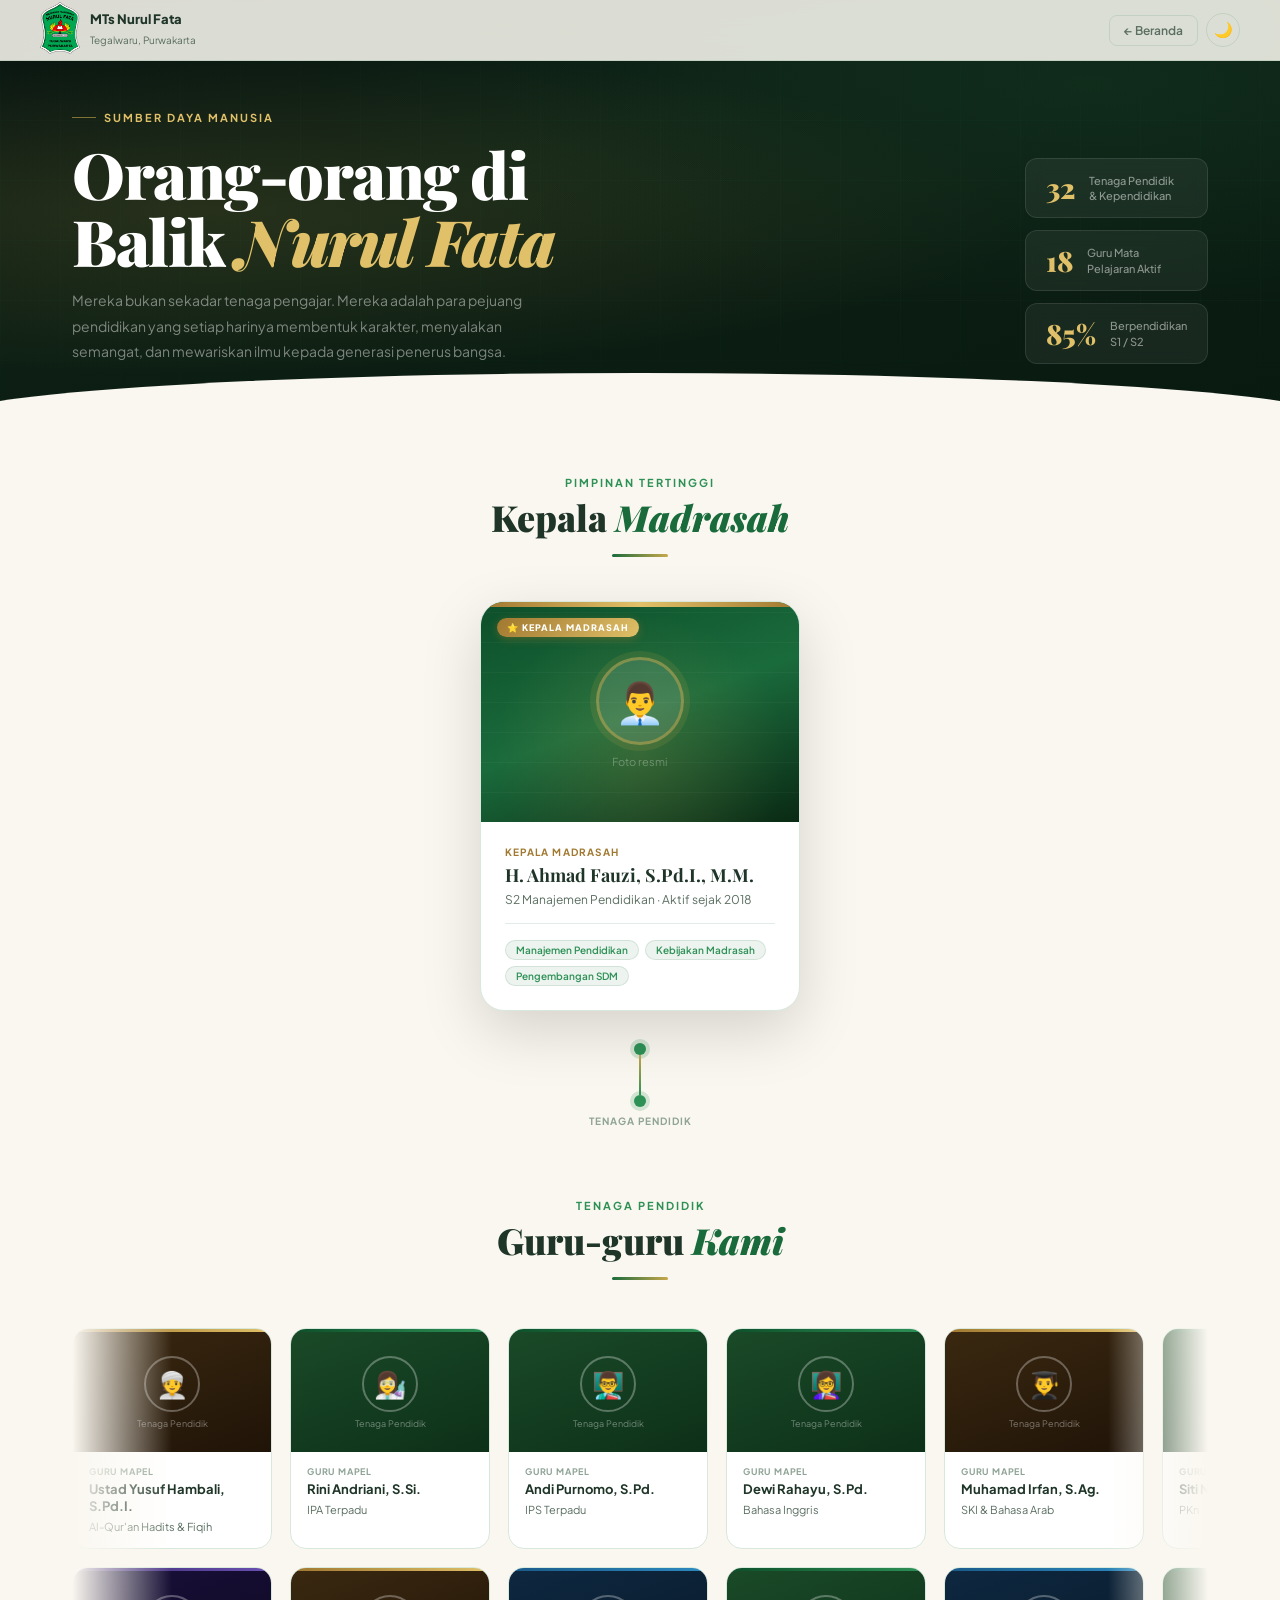
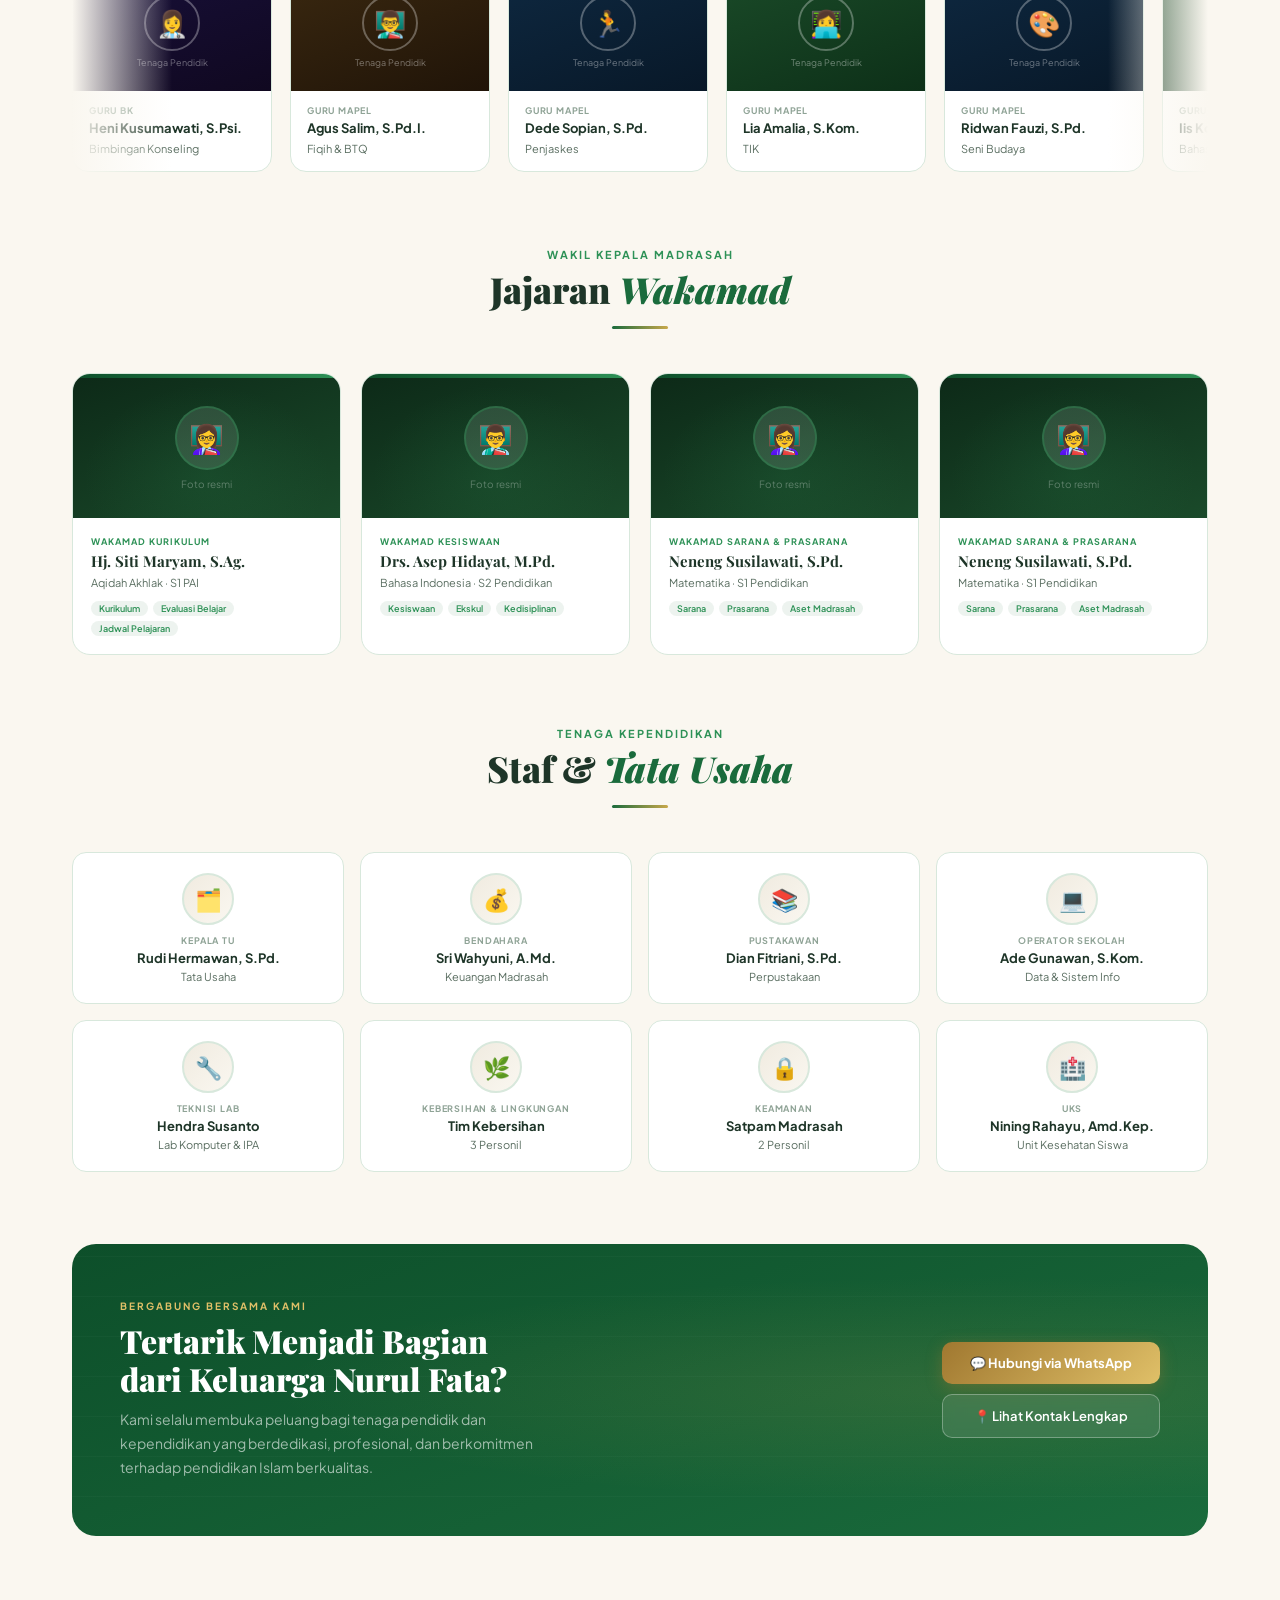
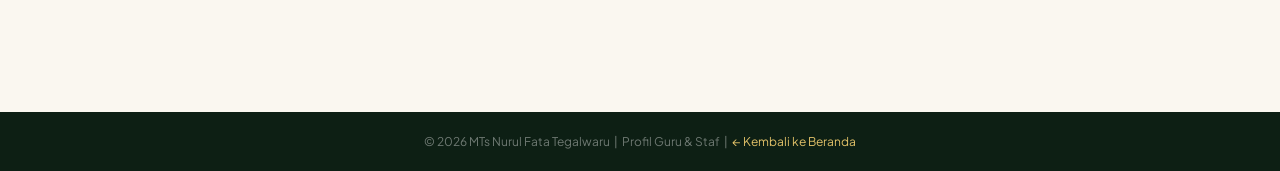
<file: guru-nurul-fata.html>
<!DOCTYPE html>
<html lang="id">
<head>
<meta charset="UTF-8"/>
<meta name="viewport" content="width=device-width, initial-scale=1.0"/>
<title>Guru & Staf — MTs Nurul Fata Tegalwaru</title>
<link href="https://fonts.googleapis.com/css2?family=Amiri:ital,wght@0,400;0,700;1,400&family=Playfair+Display:ital,wght@0,400;0,700;0,900;1,400&family=Plus+Jakarta+Sans:wght@300;400;500;600;700;800&display=swap" rel="stylesheet"/>
<style>
:root{
  --hijau-tua:#0d4f2a;--hijau:#1a6b3c;--hijau-muda:#2d9156;--hijau-terang:#3db870;
  --emas-tua:#a07830;--emas:#c8a84b;--emas-muda:#e0c068;
  --krem:#faf7f0;--krem-gelap:#f0ebe0;--putih:#ffffff;--gelap:#0d1f14;
  --teks:#1e3528;--abu:#5a6e61;--abu-muda:#8fa396;
  --border:rgba(26,107,60,0.12);--border-solid:#d8e8dc;
  --shadow-sm:0 2px 8px rgba(0,0,0,0.06);
  --shadow-md:0 8px 32px rgba(0,0,0,0.10);
  --shadow-lg:0 20px 60px rgba(0,0,0,0.15);
  --radius:14px;--transition:all 0.3s cubic-bezier(0.4,0,0.2,1);
}
[data-theme="dark"]{
  --hijau-tua:#0a3d20;--hijau:#1d7a45;--hijau-muda:#3aaa68;--hijau-terang:#4dcc80;
  --emas-tua:#b8943a;--emas:#d4b050;--emas-muda:#e8cc70;
  --krem:#080d09;--krem-gelap:#0e1a12;--putih:#0a100b;--gelap:#040806;
  --teks:#d4e8da;--abu:#7aaa88;--abu-muda:#4d7a5a;
  --border:rgba(61,184,112,0.11);--border-solid:#1a2e1f;
  --shadow-sm:0 2px 8px rgba(0,0,0,0.4);
  --shadow-md:0 8px 32px rgba(0,0,0,0.55);
  --shadow-lg:0 20px 60px rgba(0,0,0,0.75);
}
*,*::before,*::after{margin:0;padding:0;box-sizing:border-box;}
html{scroll-behavior:smooth;}
body{font-family:'Plus Jakarta Sans',sans-serif;background:var(--krem);color:var(--teks);min-height:100vh;overflow-x:hidden;transition:background .4s,color .4s;}

/* ── HEADER ── */
header{position:fixed;top:0;left:0;right:0;z-index:200;padding:0 32px;background:rgba(250,247,240,0.88);backdrop-filter:blur(20px) saturate(1.8);border-bottom:1px solid var(--border);transition:background .4s;}
[data-theme="dark"] header{background:rgba(8,13,9,0.92);}
.header-inner{max-width:1200px;margin:0 auto;display:flex;align-items:center;justify-content:space-between;height:60px;}
.logo{display:flex;align-items:center;gap:10px;text-decoration:none;}
.logo-icon{width:36px;height:36px;border-radius:9px;background:linear-gradient(135deg,var(--hijau-tua),var(--hijau-muda));display:flex;align-items:center;justify-content:center;font-size:17px;}
.logo-text strong{font-size:13px;font-weight:800;color:var(--teks);display:block;line-height:1.2;}
.logo-text span{font-size:10px;color:var(--abu);}
.header-right{display:flex;align-items:center;gap:8px;}
.btn-back{display:flex;align-items:center;gap:5px;padding:7px 14px;border-radius:8px;font-size:12px;font-weight:600;color:var(--abu);background:transparent;border:1.5px solid var(--border);cursor:pointer;text-decoration:none;transition:var(--transition);font-family:inherit;}
.btn-back:hover{color:var(--hijau);border-color:var(--hijau-muda);}
#darkToggle{width:34px;height:34px;border-radius:50%;border:1.5px solid var(--border);background:transparent;color:var(--teks);font-size:15px;cursor:pointer;display:flex;align-items:center;justify-content:center;transition:var(--transition);}
#darkToggle:hover{background:rgba(26,107,60,0.08);transform:rotate(20deg);}

/* ── HERO ── */
.hero{
  padding-top:60px;
  min-height:420px;
  background:var(--gelap);
  position:relative;overflow:hidden;
  display:flex;align-items:flex-end;
}
/* Animated grain texture */
.hero::before{
  content:'';position:absolute;inset:0;z-index:0;
  background-image:url("data:image/svg+xml,%3Csvg viewBox='0 0 512 512' xmlns='http://www.w3.org/2000/svg'%3E%3Cfilter id='n'%3E%3CfeTurbulence type='fractalNoise' baseFrequency='0.65' numOctaves='3' stitchTiles='stitch'/%3E%3C/filter%3E%3Crect width='100%25' height='100%25' filter='url(%23n)' opacity='0.08'/%3E%3C/svg%3E");
  opacity:.6;
}
/* Gradient layers */
.hero-gradient{
  position:absolute;inset:0;z-index:1;
  background:
    radial-gradient(ellipse at 15% 50%,rgba(200,168,75,0.14) 0%,transparent 55%),
    radial-gradient(ellipse at 85% 20%,rgba(45,145,86,0.12) 0%,transparent 50%),
    linear-gradient(160deg,#071410 0%,#0d1f14 40%,#091a10 100%);
}
/* Grid lines decoration */
.hero-grid{
  position:absolute;inset:0;z-index:2;
  background-image:
    linear-gradient(rgba(45,145,86,0.06) 1px,transparent 1px),
    linear-gradient(90deg,rgba(45,145,86,0.06) 1px,transparent 1px);
  background-size:60px 60px;
  mask-image:linear-gradient(to bottom,transparent,rgba(0,0,0,.6) 30%,rgba(0,0,0,.6) 70%,transparent);
}
.hero-content{
  position:relative;z-index:3;
  width:100%;max-width:1200px;margin:0 auto;
  padding:0 32px 56px;
  display:flex;align-items:flex-end;justify-content:space-between;gap:40px;
}
.hero-left{}
.hero-eyebrow{
  display:inline-flex;align-items:center;gap:8px;
  font-size:11px;font-weight:700;letter-spacing:2px;text-transform:uppercase;
  color:var(--emas-muda);margin-bottom:16px;
}
.hero-eyebrow::before{content:'';width:24px;height:1px;background:var(--emas);opacity:.6;}
.hero h1{
  font-family:'Playfair Display',serif;
  font-size:clamp(36px,5vw,64px);
  font-weight:900;color:#fff;
  line-height:1.05;letter-spacing:-1.5px;
  margin-bottom:14px;
}
.hero h1 em{color:var(--emas-muda);font-style:italic;}
.hero-desc{font-size:14px;color:rgba(255,255,255,.45);line-height:1.8;max-width:480px;}
.hero-right{flex-shrink:0;}
.hero-stats{display:flex;flex-direction:column;gap:12px;}
.hs-item{
  background:rgba(255,255,255,.06);
  border:1px solid rgba(255,255,255,.1);
  backdrop-filter:blur(8px);
  border-radius:12px;padding:14px 20px;
  display:flex;align-items:center;gap:14px;
  min-width:180px;transition:var(--transition);
}
.hs-item:hover{background:rgba(255,255,255,.1);border-color:rgba(200,168,75,.3);}
.hs-num{font-family:'Playfair Display',serif;font-size:28px;font-weight:900;color:var(--emas-muda);line-height:1;}
.hs-label{font-size:11px;color:rgba(255,255,255,.5);font-weight:500;line-height:1.4;}
/* Bottom curve */
.hero-curve{
  position:absolute;bottom:-1px;left:0;right:0;height:48px;z-index:4;
  background:var(--krem);
  clip-path:ellipse(55% 100% at 50% 100%);
}
[data-theme="dark"] .hero-curve{background:var(--krem);}

/* ── MAIN ── */
.main{max-width:1200px;margin:0 auto;padding:56px 32px 96px;}

/* ── KEPALA SEKOLAH ── */
.kepala-section{margin-bottom:72px;}
.sec-header{text-align:center;margin-bottom:44px;}
.sec-label{font-size:11px;font-weight:700;letter-spacing:2px;text-transform:uppercase;color:var(--hijau-muda);margin-bottom:8px;}
.sec-title{font-family:'Playfair Display',serif;font-size:clamp(24px,3vw,36px);font-weight:900;color:var(--teks);line-height:1.15;margin-bottom:4px;}
.sec-title em{color:var(--hijau);font-style:italic;}
.sec-divider{width:56px;height:3px;border-radius:2px;background:linear-gradient(90deg,var(--hijau),var(--emas));margin:16px auto 0;}

/* Kepala card */
.kepala-card-wrap{display:flex;justify-content:center;}
.kepala-card{
  position:relative;
  background:var(--putih);
  border:1px solid var(--border-solid);
  border-radius:24px;
  overflow:hidden;
  width:320px;
  box-shadow:var(--shadow-lg);
  transition:var(--transition);
}
[data-theme="dark"] .kepala-card{background:#0a100b;}
.kepala-card:hover{transform:translateY(-8px);box-shadow:0 32px 80px rgba(0,0,0,.2);}
/* Top accent bar */
.kepala-card::before{
  content:'';position:absolute;top:0;left:0;right:0;height:5px;
  background:linear-gradient(90deg,var(--emas-tua),var(--emas-muda),var(--emas-tua));
  z-index:2;
}
.kepala-photo{
  height:220px;
  background:linear-gradient(160deg,#0d4f2a,#1a6b3c,#0a2a14);
  display:flex;flex-direction:column;align-items:center;justify-content:center;
  gap:10px;position:relative;overflow:hidden;
}
.kepala-photo::before{
  content:'';position:absolute;inset:0;
  background:radial-gradient(ellipse at 50% 70%,rgba(200,168,75,.18),transparent 65%);
}
.kepala-photo::after{
  content:'';position:absolute;inset:0;
  background-image:repeating-linear-gradient(0deg,transparent,transparent 29px,rgba(255,255,255,.03) 29px,rgba(255,255,255,.03) 30px);
}
.kp-avatar{
  width:88px;height:88px;border-radius:50%;
  background:rgba(255,255,255,.12);
  border:3px solid rgba(200,168,75,.5);
  display:flex;align-items:center;justify-content:center;
  font-size:40px;position:relative;z-index:1;
  box-shadow:0 0 0 6px rgba(200,168,75,.12);
}
.kp-placeholder{font-size:11px;color:rgba(255,255,255,.3);position:relative;z-index:1;}
/* Badge */
.kepala-badge{
  position:absolute;top:16px;left:16px;z-index:3;
  background:linear-gradient(135deg,var(--emas-tua),var(--emas-muda));
  color:#fff;font-size:9px;font-weight:900;letter-spacing:1px;text-transform:uppercase;
  padding:4px 10px;border-radius:100px;
  box-shadow:0 2px 8px rgba(160,120,48,.4);
}
.kepala-body{padding:24px;}
.kb-jabatan{
  font-size:10px;font-weight:700;letter-spacing:1.2px;text-transform:uppercase;
  color:var(--emas-tua);margin-bottom:6px;
}
.kb-nama{
  font-family:'Playfair Display',serif;
  font-size:18px;font-weight:700;color:var(--teks);
  line-height:1.3;margin-bottom:4px;
}
.kb-pendidikan{font-size:12px;color:var(--abu);margin-bottom:16px;}
.kb-divider{height:1px;background:var(--border);margin-bottom:16px;}
.kb-tags{display:flex;flex-wrap:wrap;gap:6px;}
.kb-tag{
  font-size:10px;font-weight:600;padding:3px 10px;border-radius:100px;
  background:rgba(26,107,60,.08);color:var(--hijau-muda);
  border:1px solid rgba(26,107,60,.12);
}
/* Connector line to carousel */
.kepala-connector{
  display:flex;flex-direction:column;align-items:center;gap:0;
  margin:32px 0;
}
.kc-line{width:2px;height:40px;background:linear-gradient(to bottom,var(--emas),var(--hijau-muda));}
.kc-node{
  width:12px;height:12px;border-radius:50%;
  background:var(--hijau-muda);
  box-shadow:0 0 0 4px rgba(45,145,86,.2);
}
.kc-label{font-size:10px;font-weight:700;letter-spacing:1px;text-transform:uppercase;color:var(--abu-muda);margin-top:8px;}

/* ── CAROUSEL SECTION ── */
.carousel-section{margin-bottom:72px;}
.carousel-wrap{
  position:relative;overflow:hidden;
  display:flex;flex-direction:column;gap:18px;
  padding:4px 0;
}
/* Fade masks */
.carousel-wrap::before,.carousel-wrap::after{
  content:'';position:absolute;top:0;bottom:0;width:100px;z-index:3;pointer-events:none;
}
.carousel-wrap::before{left:0;background:linear-gradient(to right,var(--krem) 0%,transparent 100%);}
.carousel-wrap::after{right:0;background:linear-gradient(to left,var(--krem) 0%,transparent 100%);}

.carousel-track{
  display:flex;gap:18px;width:max-content;
}
.carousel-track.right{animation:scrollRight 40s linear infinite;}
.carousel-track.left {animation:scrollLeft  40s linear infinite;}
.carousel-track:hover{animation-play-state:paused;}

@keyframes scrollRight{from{transform:translateX(-50%)}to{transform:translateX(0)}}
@keyframes scrollLeft {from{transform:translateX(0)}to{transform:translateX(-50%)}}

/* Guru card */
.guru-card{
  width:200px;flex-shrink:0;
  background:var(--putih);
  border:1px solid var(--border-solid);
  border-radius:16px;overflow:hidden;
  transition:var(--transition);
  cursor:pointer;
  position:relative;
}
[data-theme="dark"] .guru-card{background:#0a100b;}
.guru-card:hover{transform:translateY(-6px) scale(1.02);box-shadow:var(--shadow-lg);z-index:2;border-color:var(--hijau-muda);}
/* Category color strip */
.guru-card-strip{height:3px;width:100%;}
.strip-akademik {background:linear-gradient(90deg,var(--hijau-tua),var(--hijau-muda));}
.strip-keagamaan{background:linear-gradient(90deg,var(--emas-tua),var(--emas-muda));}
.strip-ekskul   {background:linear-gradient(90deg,#1a5a8a,#2d8abf);}
.strip-admin    {background:linear-gradient(90deg,#5a4028,#8a6840);}
.strip-bk       {background:linear-gradient(90deg,#3a2870,#6a50b0);}
.guru-photo{
  height:120px;
  display:flex;flex-direction:column;align-items:center;justify-content:center;
  gap:6px;position:relative;overflow:hidden;
}
.guru-photo .gp-avatar{
  width:56px;height:56px;border-radius:50%;
  display:flex;align-items:center;justify-content:center;
  font-size:26px;
  border:2px solid rgba(255,255,255,.3);
  position:relative;z-index:1;
}
.guru-photo .gp-label{font-size:9px;color:rgba(255,255,255,.4);position:relative;z-index:1;}
/* photo bg per category */
.gc-akademik  .guru-photo{background:linear-gradient(160deg,#1a4a28,#0d3018);}
.gc-keagamaan .guru-photo{background:linear-gradient(160deg,#3a2810,#201408);}
.gc-ekskul    .guru-photo{background:linear-gradient(160deg,#0e2840,#081828);}
.gc-admin     .guru-photo{background:linear-gradient(160deg,#281a08,#180e04);}
.gc-bk        .guru-photo{background:linear-gradient(160deg,#18103a,#100820);}
.guru-body{padding:14px 16px;}
.gb-jabatan{font-size:9px;font-weight:700;letter-spacing:.8px;text-transform:uppercase;color:var(--abu-muda);margin-bottom:4px;}
.gb-nama{font-size:13px;font-weight:700;color:var(--teks);line-height:1.3;margin-bottom:4px;}
.gb-mapel{font-size:11px;color:var(--abu);line-height:1.4;}
/* hover detail */
.guru-card-hover{
  position:absolute;inset:0;z-index:5;
  background:linear-gradient(to top,rgba(13,79,42,.95) 0%,rgba(13,79,42,.7) 60%,rgba(13,79,42,.3) 100%);
  opacity:0;transition:opacity .3s;
  display:flex;flex-direction:column;justify-content:flex-end;padding:16px;
}
.guru-card:hover .guru-card-hover{opacity:1;}
.gch-nama{font-size:13px;font-weight:800;color:#fff;line-height:1.3;margin-bottom:3px;}
.gch-mapel{font-size:11px;color:var(--emas-muda);margin-bottom:8px;}
.gch-detail{font-size:10px;color:rgba(255,255,255,.6);line-height:1.5;}

/* ── WAKAMAD SECTION ── */
.wakamad-section{margin-bottom:72px;}
.wakamad-grid{display:grid;grid-template-columns:repeat(4,1fr);gap:20px;}
.wakamad-card{
  background:var(--putih);border:1px solid var(--border-solid);
  border-radius:18px;overflow:hidden;transition:var(--transition);cursor:pointer;
}
[data-theme="dark"] .wakamad-card{background:#0a100b;}
.wakamad-card:hover{transform:translateY(-5px);box-shadow:var(--shadow-md);}
.wakamad-card::before{content:'';display:block;height:4px;background:linear-gradient(90deg,var(--hijau-tua),var(--hijau-muda));}
.wc-photo{
  height:140px;
  background:linear-gradient(160deg,#0d2a18,#1a4a2a);
  display:flex;flex-direction:column;align-items:center;justify-content:center;gap:8px;
  position:relative;overflow:hidden;
}
.wc-photo::before{content:'';position:absolute;inset:0;background:radial-gradient(ellipse at 50% 70%,rgba(45,145,86,.15),transparent 65%);}
.wc-avatar{width:64px;height:64px;border-radius:50%;background:rgba(255,255,255,.12);border:2px solid rgba(45,145,86,.4);display:flex;align-items:center;justify-content:center;font-size:28px;position:relative;z-index:1;}
.wc-placeholder{font-size:10px;color:rgba(255,255,255,.3);position:relative;z-index:1;}
.wc-body{padding:18px;}
.wc-jabatan{font-size:9px;font-weight:700;letter-spacing:1px;text-transform:uppercase;color:var(--hijau-muda);margin-bottom:5px;}
.wc-nama{font-family:'Playfair Display',serif;font-size:15px;font-weight:700;color:var(--teks);line-height:1.3;margin-bottom:4px;}
.wc-mapel{font-size:11px;color:var(--abu);margin-bottom:12px;}
.wc-tags{display:flex;flex-wrap:wrap;gap:5px;}
.wc-tag{font-size:9px;font-weight:600;padding:2px 8px;border-radius:100px;background:rgba(26,107,60,.08);color:var(--hijau-muda);}

/* ── STAF SECTION ── */
.staf-section{margin-bottom:72px;}
.staf-grid{display:grid;grid-template-columns:repeat(4,1fr);gap:16px;}
.staf-card{
  background:var(--putih);border:1px solid var(--border-solid);
  border-radius:14px;padding:20px 18px;
  display:flex;flex-direction:column;align-items:center;text-align:center;
  transition:var(--transition);cursor:pointer;
}
[data-theme="dark"] .staf-card{background:#0a100b;}
.staf-card:hover{transform:translateY(-4px);box-shadow:var(--shadow-md);border-color:var(--border);}
.staf-avatar{
  width:52px;height:52px;border-radius:50%;
  background:linear-gradient(135deg,var(--krem-gelap),var(--krem));
  border:2px solid var(--border-solid);
  display:flex;align-items:center;justify-content:center;
  font-size:22px;margin-bottom:10px;transition:var(--transition);
}
[data-theme="dark"] .staf-avatar{background:linear-gradient(135deg,#172010,#111c15);}
.staf-card:hover .staf-avatar{border-color:var(--hijau-muda);box-shadow:0 0 0 4px rgba(45,145,86,.12);}
.staf-jabatan{font-size:9px;font-weight:700;letter-spacing:.8px;text-transform:uppercase;color:var(--abu-muda);margin-bottom:4px;}
.staf-nama{font-size:13px;font-weight:700;color:var(--teks);line-height:1.3;margin-bottom:3px;}
.staf-unit{font-size:11px;color:var(--abu);}

/* ── CTA BOTTOM ── */
.cta-section{
  background:linear-gradient(160deg,var(--hijau-tua),var(--hijau));
  border-radius:24px;padding:56px 48px;
  display:flex;align-items:center;justify-content:space-between;gap:32px;
  position:relative;overflow:hidden;
}
.cta-section::before{
  content:'';position:absolute;inset:0;
  background:radial-gradient(ellipse at 80% 50%,rgba(200,168,75,.14),transparent 55%);
}
.cta-section::after{
  content:'';position:absolute;inset:0;
  background-image:repeating-linear-gradient(0deg,transparent,transparent 39px,rgba(255,255,255,.025) 39px,rgba(255,255,255,.025) 40px);
}
.cta-left{position:relative;z-index:1;}
.cta-eyebrow{font-size:10px;font-weight:700;letter-spacing:2px;text-transform:uppercase;color:var(--emas-muda);margin-bottom:10px;}
.cta-title{font-family:'Playfair Display',serif;font-size:clamp(22px,3vw,32px);font-weight:900;color:#fff;line-height:1.2;margin-bottom:10px;}
.cta-desc{font-size:14px;color:rgba(255,255,255,.6);line-height:1.7;max-width:420px;}
.cta-right{position:relative;z-index:1;display:flex;flex-direction:column;gap:10px;flex-shrink:0;}
.cta-btn-primary{
  padding:13px 28px;border-radius:10px;border:none;
  background:linear-gradient(135deg,var(--emas-tua),var(--emas-muda));
  color:#fff;font-size:13px;font-weight:700;cursor:pointer;
  transition:var(--transition);font-family:inherit;
  box-shadow:0 4px 16px rgba(160,120,48,.4);white-space:nowrap;
}
.cta-btn-primary:hover{transform:translateY(-2px);box-shadow:0 6px 24px rgba(160,120,48,.55);}
.cta-btn-secondary{
  padding:13px 28px;border-radius:10px;
  border:1.5px solid rgba(255,255,255,.3);
  background:rgba(255,255,255,.1);backdrop-filter:blur(6px);
  color:#fff;font-size:13px;font-weight:600;cursor:pointer;
  transition:var(--transition);font-family:inherit;text-decoration:none;
  display:flex;align-items:center;justify-content:center;gap:6px;
}
.cta-btn-secondary:hover{background:rgba(255,255,255,.18);}

/* ── FOOTER ── */
footer{background:var(--gelap);color:rgba(255,255,255,.4);text-align:center;padding:22px;font-size:12px;margin-top:80px;}
footer a{color:var(--emas-muda);text-decoration:none;}

/* ── RESPONSIVE ── */
@media(max-width:1024px){.wakamad-grid{grid-template-columns:repeat(2,1fr);}.staf-grid{grid-template-columns:repeat(3,1fr);}}
@media(max-width:768px){
  .main{padding:40px 16px 72px;}
  .hero-content{flex-direction:column;padding:0 16px 48px;}
  .hero-right{display:none;}
  .hero h1{letter-spacing:-.5px;}
  .wakamad-grid{grid-template-columns:1fr 1fr;}
  .staf-grid{grid-template-columns:1fr 1fr;}
  .cta-section{flex-direction:column;padding:36px 24px;}
  .carousel-wrap::before,.carousel-wrap::after{width:48px;}
}
@media(max-width:480px){
  .wakamad-grid,.staf-grid{grid-template-columns:1fr;}
  .kepala-card{width:100%;max-width:320px;}
}
</style>
</head>
<body>

<!-- HEADER -->
<header>
  <div class="header-inner">
    <a href="index.html" class="logo">
      <div class="">
        <img src="Logo-nf.png" width="40">
      </div>
      <div class="logo-text">
        <strong>MTs Nurul Fata</strong>
        <span>Tegalwaru, Purwakarta</span>
      </div>
    </a>
    <div class="header-right">
      <a href="index.html" class="btn-back">← Beranda</a>
      <button id="darkToggle" onclick="toggleDark()">🌙</button>
    </div>
  </div>
</header>

<!-- HERO -->
<section class="hero">
  <div class="hero-gradient"></div>
  <div class="hero-grid"></div>
  <div class="hero-content">
    <div class="hero-left">
      <div class="hero-eyebrow">Sumber Daya Manusia</div>
      <h1>Orang-orang di<br>Balik <em>Nurul Fata</em></h1>
      <p class="hero-desc">Mereka bukan sekadar tenaga pengajar. Mereka adalah para pejuang pendidikan yang setiap harinya membentuk karakter, menyalakan semangat, dan mewariskan ilmu kepada generasi penerus bangsa.</p>
    </div>
    <div class="hero-right">
      <div class="hero-stats">
        <div class="hs-item">
          <div class="hs-num">32</div>
          <div class="hs-label">Tenaga Pendidik<br>& Kependidikan</div>
        </div>
        <div class="hs-item">
          <div class="hs-num">18</div>
          <div class="hs-label">Guru Mata<br>Pelajaran Aktif</div>
        </div>
        <div class="hs-item">
          <div class="hs-num">85%</div>
          <div class="hs-label">Berpendidikan<br>S1 / S2</div>
        </div>
      </div>
    </div>
  </div>
  <div class="hero-curve"></div>
</section>

<!-- MAIN -->
<main class="main">

  <!-- KEPALA SEKOLAH -->
  <section class="kepala-section">
    <div class="sec-header">
      <div class="sec-label">Pimpinan Tertinggi</div>
      <div class="sec-title">Kepala <em>Madrasah</em></div>
      <div class="sec-divider"></div>
    </div>
    <div class="kepala-card-wrap">
      <div class="kepala-card">
        <span class="kepala-badge">⭐ Kepala Madrasah</span>
        <div class="kepala-photo">
          <div class="kp-avatar">👨‍💼</div>
          <div class="kp-placeholder">Foto resmi</div>
        </div>
        <div class="kepala-body">
          <div class="kb-jabatan">Kepala Madrasah</div>
          <div class="kb-nama">H. Ahmad Fauzi, S.Pd.I., M.M.</div>
          <div class="kb-pendidikan">S2 Manajemen Pendidikan · Aktif sejak 2018</div>
          <div class="kb-divider"></div>
          <div class="kb-tags">
            <span class="kb-tag">Manajemen Pendidikan</span>
            <span class="kb-tag">Kebijakan Madrasah</span>
            <span class="kb-tag">Pengembangan SDM</span>
          </div>
        </div>
      </div>
    </div>
    <div class="kepala-connector">
      <div class="kc-node"></div>
      <div class="kc-line"></div>
      <div class="kc-node"></div>
      <div class="kc-label">Tenaga Pendidik</div>
    </div>
  </section>

  <!-- CAROUSEL GURU -->
  <section class="carousel-section">
    <div class="sec-header">
      <div class="sec-label">Tenaga Pendidik</div>
      <div class="sec-title">Guru-guru <em>Kami</em></div>
      <div class="sec-divider"></div>
    </div>

    <div class="carousel-wrap">

      <!-- Baris 1: berjalan ke kanan -->
      <div class="carousel-track right" id="track1"></div>

      <!-- Baris 2: berjalan ke kiri -->
      <div class="carousel-track left" id="track2"></div>

    </div>
  </section>

  <!-- WAKAMAD -->
  <section class="wakamad-section">
    <div class="sec-header">
      <div class="sec-label">Wakil Kepala Madrasah</div>
      <div class="sec-title">Jajaran <em>Wakamad</em></div>
      <div class="sec-divider"></div>
    </div>
    <div class="wakamad-grid">
      <div class="wakamad-card">
        <div class="wc-photo"><div class="wc-avatar">👩‍🏫</div><div class="wc-placeholder">Foto resmi</div></div>
        <div class="wc-body">
          <div class="wc-jabatan">Wakamad Kurikulum</div>
          <div class="wc-nama">Hj. Siti Maryam, S.Ag.</div>
          <div class="wc-mapel">Aqidah Akhlak · S1 PAI</div>
          <div class="wc-tags"><span class="wc-tag">Kurikulum</span><span class="wc-tag">Evaluasi Belajar</span><span class="wc-tag">Jadwal Pelajaran</span></div>
        </div>
      </div>
      <div class="wakamad-card">
        <div class="wc-photo"><div class="wc-avatar">👨‍🏫</div><div class="wc-placeholder">Foto resmi</div></div>
        <div class="wc-body">
          <div class="wc-jabatan">Wakamad Kesiswaan</div>
          <div class="wc-nama">Drs. Asep Hidayat, M.Pd.</div>
          <div class="wc-mapel">Bahasa Indonesia · S2 Pendidikan</div>
          <div class="wc-tags"><span class="wc-tag">Kesiswaan</span><span class="wc-tag">Ekskul</span><span class="wc-tag">Kedisiplinan</span></div>
        </div>
      </div>
      <div class="wakamad-card">
        <div class="wc-photo"><div class="wc-avatar">👩‍🏫</div><div class="wc-placeholder">Foto resmi</div></div>
        <div class="wc-body">
          <div class="wc-jabatan">Wakamad Sarana & Prasarana</div>
          <div class="wc-nama">Neneng Susilawati, S.Pd.</div>
          <div class="wc-mapel">Matematika · S1 Pendidikan</div>
          <div class="wc-tags"><span class="wc-tag">Sarana</span><span class="wc-tag">Prasarana</span><span class="wc-tag">Aset Madrasah</span></div>
        </div>
      </div>
      <div class="wakamad-card">
        <div class="wc-photo"><div class="wc-avatar">👩‍🏫</div><div class="wc-placeholder">Foto resmi</div></div>
        <div class="wc-body">
          <div class="wc-jabatan">Wakamad Sarana & Prasarana</div>
          <div class="wc-nama">Neneng Susilawati, S.Pd.</div>
          <div class="wc-mapel">Matematika · S1 Pendidikan</div>
          <div class="wc-tags"><span class="wc-tag">Sarana</span><span class="wc-tag">Prasarana</span><span class="wc-tag">Aset Madrasah</span></div>
        </div>
      </div>
    </div>
  </section>

  <!-- STAF -->
  <section class="staf-section">
    <div class="sec-header">
      <div class="sec-label">Tenaga Kependidikan</div>
      <div class="sec-title">Staf & <em>Tata Usaha</em></div>
      <div class="sec-divider"></div>
    </div>
    <div class="staf-grid">
      <div class="staf-card"><div class="staf-avatar">🗂️</div><div class="staf-jabatan">Kepala TU</div><div class="staf-nama">Rudi Hermawan, S.Pd.</div><div class="staf-unit">Tata Usaha</div></div>
      <div class="staf-card"><div class="staf-avatar">💰</div><div class="staf-jabatan">Bendahara</div><div class="staf-nama">Sri Wahyuni, A.Md.</div><div class="staf-unit">Keuangan Madrasah</div></div>
      <div class="staf-card"><div class="staf-avatar">📚</div><div class="staf-jabatan">Pustakawan</div><div class="staf-nama">Dian Fitriani, S.Pd.</div><div class="staf-unit">Perpustakaan</div></div>
      <div class="staf-card"><div class="staf-avatar">💻</div><div class="staf-jabatan">Operator Sekolah</div><div class="staf-nama">Ade Gunawan, S.Kom.</div><div class="staf-unit">Data & Sistem Info</div></div>
      <div class="staf-card"><div class="staf-avatar">🔧</div><div class="staf-jabatan">Teknisi Lab</div><div class="staf-nama">Hendra Susanto</div><div class="staf-unit">Lab Komputer & IPA</div></div>
      <div class="staf-card"><div class="staf-avatar">🌿</div><div class="staf-jabatan">Kebersihan & Lingkungan</div><div class="staf-nama">Tim Kebersihan</div><div class="staf-unit">3 Personil</div></div>
      <div class="staf-card"><div class="staf-avatar">🔒</div><div class="staf-jabatan">Keamanan</div><div class="staf-nama">Satpam Madrasah</div><div class="staf-unit">2 Personil</div></div>
      <div class="staf-card"><div class="staf-avatar">🏥</div><div class="staf-jabatan">UKS</div><div class="staf-nama">Nining Rahayu, Amd.Kep.</div><div class="staf-unit">Unit Kesehatan Siswa</div></div>
    </div>
  </section>

  <!-- CTA -->
  <div class="cta-section">
    <div class="cta-left">
      <div class="cta-eyebrow">Bergabung Bersama Kami</div>
      <div class="cta-title">Tertarik Menjadi Bagian<br>dari Keluarga Nurul Fata?</div>
      <div class="cta-desc">Kami selalu membuka peluang bagi tenaga pendidik dan kependidikan yang berdedikasi, profesional, dan berkomitmen terhadap pendidikan Islam berkualitas.</div>
    </div>
    <div class="cta-right">
      <button class="cta-btn-primary" onclick="window.open('https://wa.me/6281234567890?text=Assalamualaikum%2C+saya+ingin+bertanya+tentang+lowongan+tenaga+pendidik+di+MTs+Nurul+Fata.','_blank')">💬 Hubungi via WhatsApp</button>
      <a href="index.html#kontak" class="cta-btn-secondary">📍 Lihat Kontak Lengkap</a>
    </div>
  </div>

</main>

<footer>
  <p>© 2026 MTs Nurul Fata Tegalwaru &nbsp;|&nbsp; Profil Guru & Staf &nbsp;|&nbsp; <a href="index.html">← Kembali ke Beranda</a></p>
</footer>

<script>
/* DARK MODE */
function toggleDark(){
  const d=document.documentElement.getAttribute('data-theme')==='dark';
  document.documentElement.setAttribute('data-theme',d?'light':'dark');
  document.getElementById('darkToggle').textContent=d?'🌙':'☀️';
  localStorage.setItem('nf-theme',d?'light':'dark');
}
(function(){
  if(localStorage.getItem('nf-theme')==='dark'){
    document.documentElement.setAttribute('data-theme','dark');
    document.getElementById('darkToggle').textContent='☀️';
  }
})();

/* GURU DATA */
const guruRow1=[
  {nama:'Ustad Yusuf Hambali, S.Pd.I.',jabatan:'Guru Mapel',mapel:'Al-Qur\'an Hadits & Fiqih',cat:'keagamaan',avatar:'👳',tahun:'2012',pendidikan:'S1 PAI'},
  {nama:'Rini Andriani, S.Si.',jabatan:'Guru Mapel',mapel:'IPA Terpadu',cat:'akademik',avatar:'👩‍🔬',tahun:'2015',pendidikan:'S1 Biologi'},
  {nama:'Andi Purnomo, S.Pd.',jabatan:'Guru Mapel',mapel:'IPS Terpadu',cat:'akademik',avatar:'👨‍🏫',tahun:'2014',pendidikan:'S1 IPS'},
  {nama:'Dewi Rahayu, S.Pd.',jabatan:'Guru Mapel',mapel:'Bahasa Inggris',cat:'akademik',avatar:'👩‍🏫',tahun:'2016',pendidikan:'S1 Bahasa Inggris'},
  {nama:'Muhamad Irfan, S.Ag.',jabatan:'Guru Mapel',mapel:'SKI & Bahasa Arab',cat:'keagamaan',avatar:'👨‍🎓',tahun:'2013',pendidikan:'S1 Bahasa Arab'},
  {nama:'Siti Nurhaliza, S.Pd.',jabatan:'Guru Mapel',mapel:'PKn',cat:'akademik',avatar:'👩‍💼',tahun:'2017',pendidikan:'S1 PKn'},
  {nama:'Rahmat Hidayat, S.Pd.',jabatan:'Guru Mapel',mapel:'Matematika',cat:'akademik',avatar:'👨‍🏫',tahun:'2011',pendidikan:'S1 Matematika'},
  {nama:'Neng Tuti Alawiyah, S.Ag.',jabatan:'Guru Mapel',mapel:'Bahasa Arab',cat:'keagamaan',avatar:'👩‍🎓',tahun:'2018',pendidikan:'S1 Bahasa Arab'},
];
const guruRow2=[
  {nama:'Heni Kusumawati, S.Psi.',jabatan:'Guru BK',mapel:'Bimbingan Konseling',cat:'bk',avatar:'👩‍⚕️',tahun:'2016',pendidikan:'S1 Psikologi'},
  {nama:'Agus Salim, S.Pd.I.',jabatan:'Guru Mapel',mapel:'Fiqih & BTQ',cat:'keagamaan',avatar:'👨‍🏫',tahun:'2014',pendidikan:'S1 PAI'},
  {nama:'Dede Sopian, S.Pd.',jabatan:'Guru Mapel',mapel:'Penjaskes',cat:'ekskul',avatar:'🏃',tahun:'2013',pendidikan:'S1 Penjaskes'},
  {nama:'Lia Amalia, S.Kom.',jabatan:'Guru Mapel',mapel:'TIK',cat:'akademik',avatar:'👩‍💻',tahun:'2019',pendidikan:'S1 Komputer'},
  {nama:'Ridwan Fauzi, S.Pd.',jabatan:'Guru Mapel',mapel:'Seni Budaya',cat:'ekskul',avatar:'🎨',tahun:'2015',pendidikan:'S1 Seni'},
  {nama:'Iis Komariah, S.Pd.',jabatan:'Guru Mapel',mapel:'Bahasa Indonesia',cat:'akademik',avatar:'👩‍🏫',tahun:'2012',pendidikan:'S1 Bahasa Indonesia'},
  {nama:'Ujang Rohendi, S.Pd.I.',jabatan:'Guru Mapel',mapel:'Aqidah Akhlak',cat:'keagamaan',avatar:'👨‍🕌',tahun:'2010',pendidikan:'S1 PAI'},
  {nama:'Fitri Handayani, S.Pd.',jabatan:'Guru Mapel',mapel:'IPA Terpadu',cat:'akademik',avatar:'👩‍🔬',tahun:'2020',pendidikan:'S1 IPA'},
];

function buildCard(g){
  return `<div class="guru-card gc-${g.cat}">
    <div class="guru-card-strip strip-${g.cat}"></div>
    <div class="guru-photo">
      <div class="gp-avatar">${g.avatar}</div>
      <div class="gp-label">Tenaga Pendidik</div>
    </div>
    <div class="guru-body">
      <div class="gb-jabatan">${g.jabatan}</div>
      <div class="gb-nama">${g.nama}</div>
      <div class="gb-mapel">${g.mapel}</div>
    </div>
    <div class="guru-card-hover">
      <div class="gch-nama">${g.nama}</div>
      <div class="gch-mapel">${g.mapel}</div>
      <div class="gch-detail">${g.pendidikan} · Bergabung ${g.tahun}</div>
    </div>
  </div>`;
}

/* Build tracks — duplicate for seamless loop */
const t1=document.getElementById('track1');
const t2=document.getElementById('track2');
const cards1=[...guruRow1,...guruRow1].map(buildCard).join('');
const cards2=[...guruRow2,...guruRow2].map(buildCard).join('');
t1.innerHTML=cards1;
t2.innerHTML=cards2;
</script>
</body>
</html>
</file>
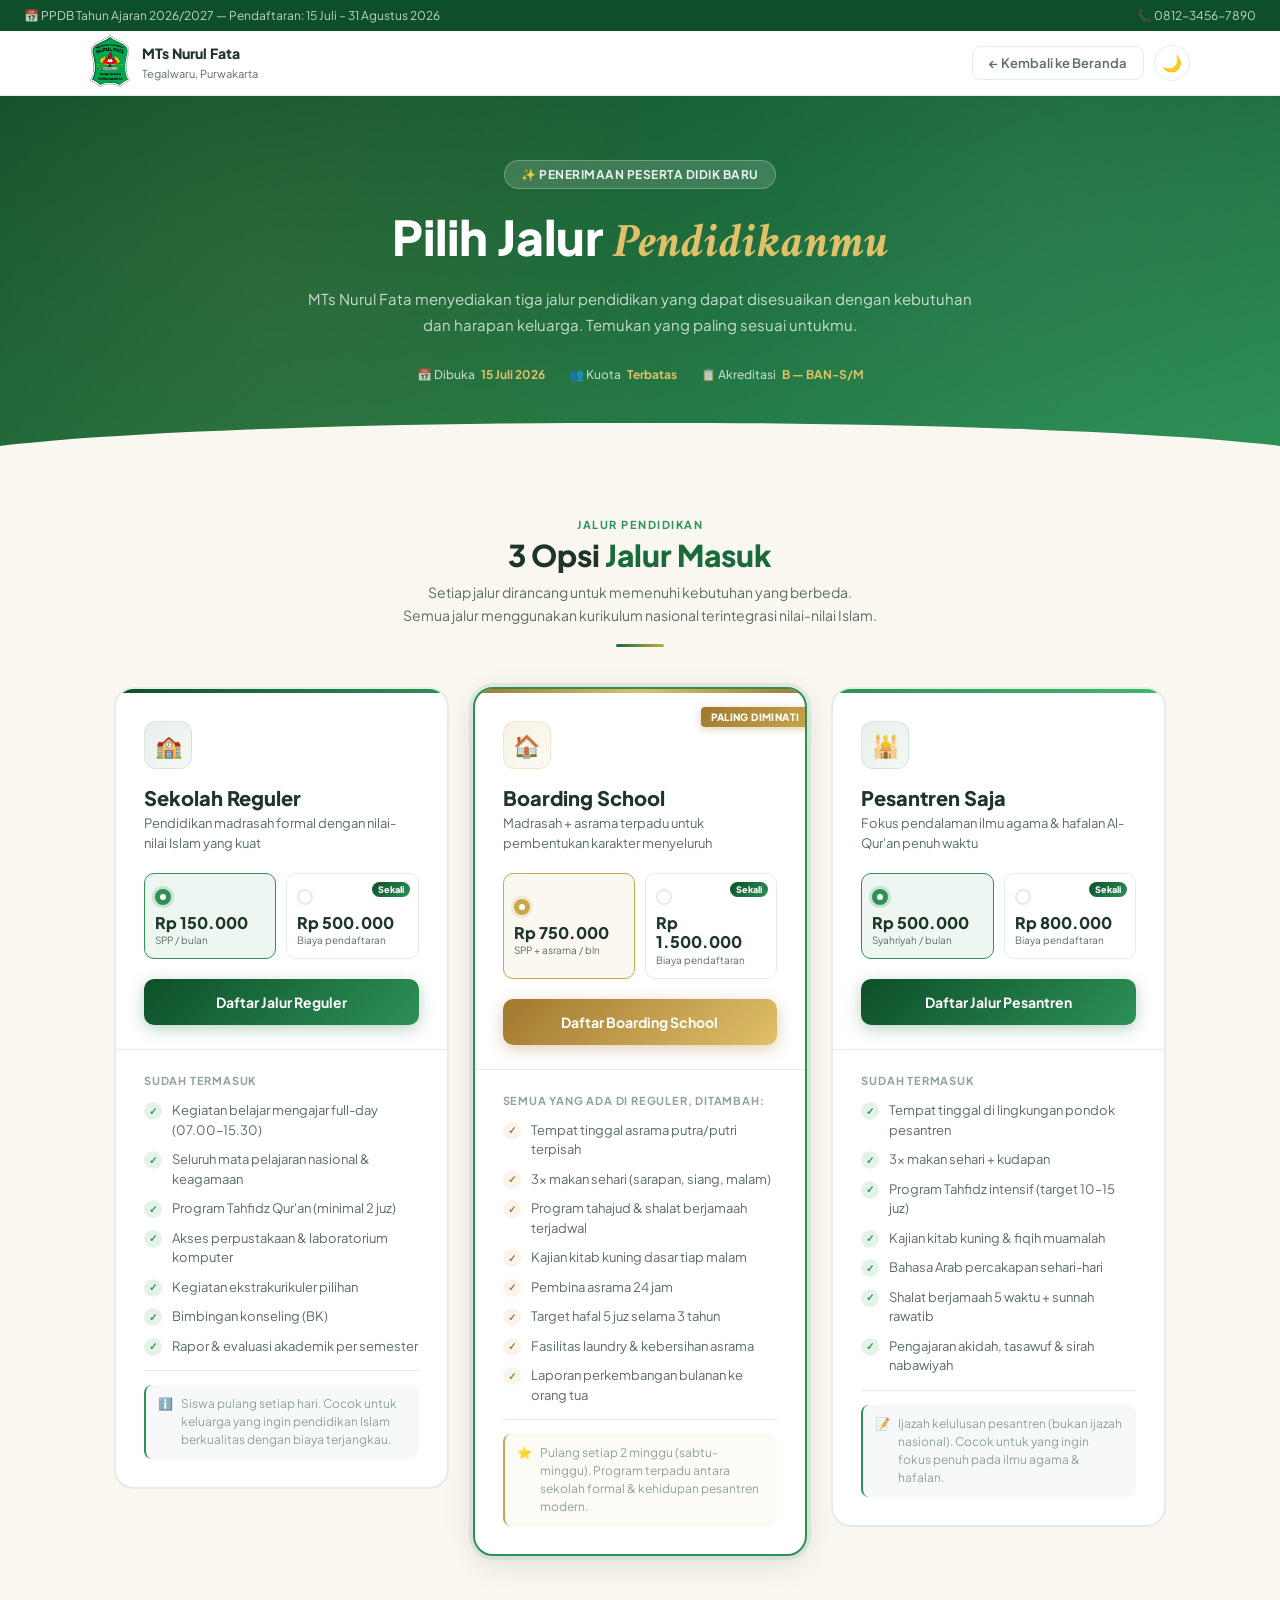
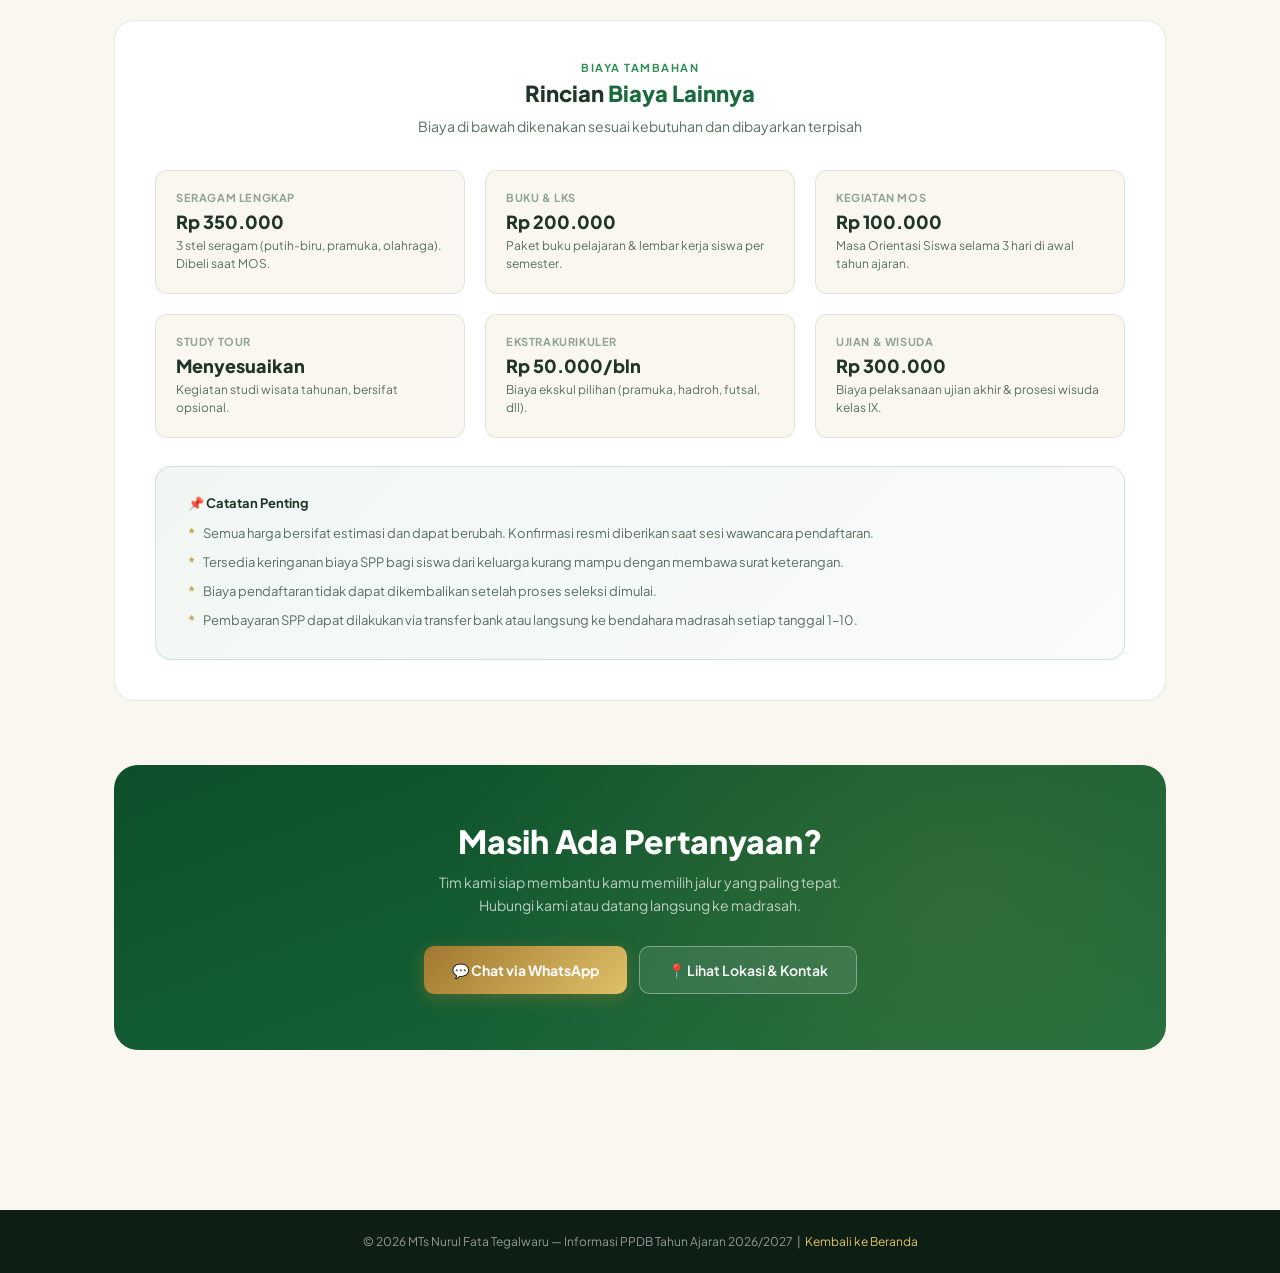
<file: ppdb-nurul-fata.html>
<!DOCTYPE html>
<html lang="id">
<head>
<meta charset="UTF-8"/>
<meta name="viewport" content="width=device-width, initial-scale=1.0"/>
<title>PPDB 2026/2027 — MTs Nurul Fata Tegalwaru</title>
<link href="https://fonts.googleapis.com/css2?family=Amiri:ital,wght@0,400;0,700;1,400&family=Plus+Jakarta+Sans:wght@300;400;500;600;700;800&display=swap" rel="stylesheet"/>
<style>
:root {
  --hijau-tua:    #0d4f2a;
  --hijau:        #1a6b3c;
  --hijau-muda:   #2d9156;
  --hijau-terang: #3db870;
  --emas-tua:     #a07830;
  --emas:         #c8a84b;
  --emas-muda:    #e0c068;
  --krem:         #faf7f0;
  --krem-gelap:   #f0ebe0;
  --putih:        #ffffff;
  --gelap:        #0d1f14;
  --teks:         #1e3528;
  --abu:          #5a6e61;
  --abu-muda:     #8fa396;
  --border:       rgba(26,107,60,0.12);
  --shadow-sm:    0 2px 8px rgba(0,0,0,0.06);
  --shadow-md:    0 8px 32px rgba(0,0,0,0.1);
  --shadow-lg:    0 20px 60px rgba(0,0,0,0.15);
  --radius:       14px;
  --transition:   all 0.3s cubic-bezier(0.4,0,0.2,1);
}

[data-theme="dark"] {
  --hijau-tua:    #0a3d20;
  --hijau:        #1d7a45;
  --hijau-muda:   #3aaa68;
  --hijau-terang: #4dcc80;
  --emas-tua:     #b8943a;
  --emas:         #d4b050;
  --emas-muda:    #e8cc70;
  --krem:         #111c15;
  --krem-gelap:   #172010;
  --putih:        #0e1a12;
  --gelap:        #060e09;
  --teks:         #d4e8da;
  --abu:          #7aaa88;
  --abu-muda:     #4d7a5a;
  --border:       rgba(61,184,112,0.14);
  --shadow-sm:    0 2px 8px rgba(0,0,0,0.3);
  --shadow-md:    0 8px 32px rgba(0,0,0,0.4);
  --shadow-lg:    0 20px 60px rgba(0,0,0,0.5);
}

*, *::before, *::after { margin:0; padding:0; box-sizing:border-box; }
html { scroll-behavior: smooth; }
body {
  font-family: 'Plus Jakarta Sans', sans-serif;
  background: var(--krem);
  color: var(--teks);
  min-height: 100vh;
  transition: background 0.4s ease, color 0.4s ease;
}

/* ── TOP BAR ── */
.topbar {
  background: var(--hijau-tua);
  padding: 8px 24px;
  display: flex; align-items: center; justify-content: space-between;
  font-size: 12px; color: rgba(255,255,255,0.75);
}
.topbar a {
  color: rgba(255,255,255,0.75);
  text-decoration: none;
  display: flex; align-items: center; gap: 6px;
  transition: color 0.2s;
}
.topbar a:hover { color: var(--emas-muda); }
.topbar-right { display: flex; align-items: center; gap: 16px; }

/* ── HEADER ── */
header {
  background: rgba(255,255,255,0.96);
  backdrop-filter: blur(12px);
  border-bottom: 1px solid var(--border);
  position: sticky; top: 0; z-index: 100;
  padding: 0 24px;
}
[data-theme="dark"] header { background: rgba(14,26,18,0.97); }
.header-inner {
  max-width: 1100px; margin: 0 auto;
  display: flex; align-items: center; justify-content: space-between;
  height: 64px;
}
.logo { display: flex; align-items: center; gap: 12px; text-decoration: none; }
.logo-icon {
  width: 40px; height: 40px; border-radius: 10px;
  background: linear-gradient(135deg, var(--hijau-tua), var(--hijau-muda));
  display: flex; align-items: center; justify-content: center;
  font-size: 20px;
}
.logo-text { line-height: 1.2; }
.logo-text strong { font-size: 14px; font-weight: 800; color: var(--teks); display: block; }
.logo-text span { font-size: 11px; color: var(--abu); }
.header-right { display: flex; align-items: center; gap: 10px; }
.btn-back {
  display: flex; align-items: center; gap: 6px;
  padding: 8px 16px; border-radius: 9px;
  font-size: 13px; font-weight: 600; color: var(--abu);
  background: transparent; border: 1.5px solid var(--border);
  cursor: pointer; text-decoration: none; transition: var(--transition);
}
.btn-back:hover { color: var(--hijau); border-color: var(--hijau-muda); background: rgba(26,107,60,0.06); }
#darkToggle {
  width: 36px; height: 36px; border-radius: 50%;
  border: 1.5px solid var(--border);
  background: transparent; color: var(--teks);
  font-size: 16px; cursor: pointer;
  display: flex; align-items: center; justify-content: center;
  transition: var(--transition);
}
#darkToggle:hover { background: rgba(26,107,60,0.08); border-color: var(--hijau-muda); transform: rotate(20deg); }

/* ── HERO ── */
.hero {
  background: linear-gradient(160deg, var(--hijau-tua) 0%, var(--hijau) 50%, var(--hijau-muda) 100%);
  padding: 64px 24px 80px;
  text-align: center;
  position: relative; overflow: hidden;
}
.hero::before {
  content: '';
  position: absolute; inset: 0;
  background-image:
    radial-gradient(circle at 20% 50%, rgba(200,168,75,0.12) 0%, transparent 50%),
    radial-gradient(circle at 80% 20%, rgba(255,255,255,0.05) 0%, transparent 40%);
  pointer-events: none;
}
.hero::after {
  content: '';
  position: absolute; bottom: -1px; left: 0; right: 0; height: 40px;
  background: var(--krem);
  clip-path: ellipse(55% 100% at 50% 100%);
}
.hero-inner { position: relative; z-index: 1; max-width: 680px; margin: 0 auto; }
.hero-badge {
  display: inline-flex; align-items: center; gap: 8px;
  background: rgba(255,255,255,0.15);
  border: 1px solid rgba(255,255,255,0.25);
  backdrop-filter: blur(8px);
  padding: 6px 16px; border-radius: 100px;
  font-size: 12px; font-weight: 700; color: rgba(255,255,255,0.9);
  letter-spacing: 0.5px; text-transform: uppercase;
  margin-bottom: 20px;
}
.hero h1 {
  font-size: clamp(28px, 5vw, 48px);
  font-weight: 800; color: white;
  line-height: 1.15; margin-bottom: 14px;
}
.hero h1 span {
  color: var(--emas-muda);
  font-family: 'Amiri', serif; font-style: italic;
}
.hero p {
  font-size: 15px; color: rgba(255,255,255,0.75);
  line-height: 1.75; margin-bottom: 28px;
}
.hero-meta {
  display: flex; align-items: center; justify-content: center; gap: 24px;
  flex-wrap: wrap;
}
.hero-meta-item {
  display: flex; align-items: center; gap: 6px;
  font-size: 12px; color: rgba(255,255,255,0.7); font-weight: 500;
}
.hero-meta-item strong { color: var(--emas-muda); }

/* ── MAIN ── */
.main { max-width: 1100px; margin: 0 auto; padding: 56px 24px 80px; }

/* ── TOGGLE BILLING ── */
.billing-toggle {
  display: flex; align-items: center; justify-content: center;
  gap: 12px; margin-bottom: 48px;
}
.billing-label { font-size: 14px; font-weight: 600; color: var(--abu); }
.billing-label.active { color: var(--teks); }
.toggle-switch {
  width: 48px; height: 26px; border-radius: 100px;
  background: var(--hijau-muda);
  position: relative; cursor: pointer;
  transition: var(--transition); border: none;
}
.toggle-switch::after {
  content: ''; position: absolute;
  top: 3px; left: 3px;
  width: 20px; height: 20px; border-radius: 50%;
  background: white;
  transition: transform 0.3s ease;
  box-shadow: 0 1px 4px rgba(0,0,0,0.2);
}
.toggle-switch.yearly::after { transform: translateX(22px); }
.billing-badge {
  background: linear-gradient(135deg, var(--emas-tua), var(--emas));
  color: white; font-size: 10px; font-weight: 800;
  padding: 2px 8px; border-radius: 100px; letter-spacing: 0.3px;
}

/* ── SECTION LABEL ── */
.section-label {
  font-size: 11px; font-weight: 700; letter-spacing: 1.5px;
  text-transform: uppercase; color: var(--hijau-muda);
  margin-bottom: 6px;
}
.section-title { font-size: clamp(22px, 3vw, 30px); font-weight: 800; color: var(--teks); margin-bottom: 8px; line-height: 1.2; }
.section-title span { color: var(--hijau); }
.section-desc { font-size: 14px; color: var(--abu); line-height: 1.7; }
.divider {
  width: 48px; height: 3px; border-radius: 2px; margin: 16px auto;
  background: linear-gradient(90deg, var(--hijau), var(--emas));
}

/* ── PRICING HEADER ── */
.pricing-header { text-align: center; margin-bottom: 40px; }

/* ── CARDS GRID ── */
.cards-grid {
  display: grid;
  grid-template-columns: repeat(3, 1fr);
  gap: 24px;
  align-items: start;
}

/* ── PRICING CARD ── */
.price-card {
  background: var(--putih);
  border: 2px solid var(--border);
  border-radius: 20px;
  overflow: hidden;
  transition: var(--transition);
  position: relative;
}
.price-card:hover { transform: translateY(-6px); box-shadow: var(--shadow-lg); }
[data-theme="dark"] .price-card { background: #0e1a12; }

/* Featured card — Boarding */
.price-card.featured {
  border-color: var(--hijau-muda);
  box-shadow: 0 0 0 4px rgba(45,145,86,0.1), var(--shadow-md);
  transform: translateY(-8px);
}
.price-card.featured:hover { transform: translateY(-14px); }

.card-ribbon {
  position: absolute; top: 18px; right: -8px;
  background: linear-gradient(135deg, var(--emas-tua), var(--emas));
  color: white; font-size: 10px; font-weight: 800;
  padding: 4px 14px 4px 10px;
  border-radius: 4px 0 0 4px;
  letter-spacing: 0.4px; text-transform: uppercase;
  box-shadow: 0 2px 8px rgba(160,120,48,0.35);
}
.card-ribbon::after {
  content: '';
  position: absolute; right: 0; bottom: -6px;
  border-top: 6px solid var(--emas-tua);
  border-right: 8px solid transparent;
}

/* Card top accent */
.card-accent {
  height: 4px;
  background: linear-gradient(90deg, var(--hijau-tua), var(--hijau-muda));
}
.price-card.featured .card-accent {
  background: linear-gradient(90deg, var(--emas-tua), var(--emas-muda), var(--emas-tua));
}
.price-card.pesantren .card-accent {
  background: linear-gradient(90deg, var(--hijau-muda), var(--hijau-terang));
}

/* Card header */
.card-header { padding: 28px 28px 20px; }
.card-icon {
  width: 48px; height: 48px; border-radius: 12px;
  display: flex; align-items: center; justify-content: center;
  font-size: 22px; margin-bottom: 16px;
  background: linear-gradient(135deg, rgba(26,107,60,0.1), rgba(45,145,86,0.06));
  border: 1px solid rgba(26,107,60,0.1);
}
.price-card.featured .card-icon {
  background: linear-gradient(135deg, rgba(200,168,75,0.15), rgba(224,192,104,0.08));
  border-color: rgba(200,168,75,0.2);
}
.card-name { font-size: 20px; font-weight: 800; color: var(--teks); margin-bottom: 4px; }
.card-tagline { font-size: 13px; color: var(--abu); line-height: 1.5; }

/* Price display */
.card-price-wrap { padding: 0 28px 24px; border-bottom: 1px solid var(--border); }

.billing-options { display: flex; gap: 10px; margin-bottom: 20px; }
.bill-opt {
  flex: 1; border: 1.5px solid var(--border);
  border-radius: 10px; padding: 12px 10px;
  cursor: pointer; background: transparent;
  text-align: left; transition: var(--transition);
  position: relative; font-family: inherit;
}
.bill-opt:hover { border-color: var(--hijau-muda); background: rgba(45,145,86,0.04); }
.bill-opt.selected {
  border-color: var(--hijau-muda);
  background: rgba(45,145,86,0.08);
}
.price-card.featured .bill-opt.selected {
  border-color: var(--emas);
  background: rgba(200,168,75,0.08);
}
.bill-opt-radio {
  width: 16px; height: 16px; border-radius: 50%;
  border: 2px solid var(--border); background: transparent;
  display: inline-flex; align-items: center; justify-content: center;
  margin-bottom: 8px; transition: var(--transition);
  flex-shrink: 0;
}
.bill-opt.selected .bill-opt-radio {
  border-color: var(--hijau-muda);
  background: var(--hijau-muda);
  box-shadow: 0 0 0 3px rgba(45,145,86,0.2);
}
.price-card.featured .bill-opt.selected .bill-opt-radio {
  border-color: var(--emas); background: var(--emas);
  box-shadow: 0 0 0 3px rgba(200,168,75,0.2);
}
.bill-opt-radio::after {
  content: ''; width: 6px; height: 6px; border-radius: 50%;
  background: white; opacity: 0;
  transition: opacity 0.2s;
}
.bill-opt.selected .bill-opt-radio::after { opacity: 1; }
.bill-opt-amount {
  font-size: 16px; font-weight: 800; color: var(--teks);
  display: block; line-height: 1.2; margin-bottom: 2px;
}
.bill-opt-period { font-size: 10px; color: var(--abu); display: block; }
.bill-opt-save {
  position: absolute; top: 8px; right: 8px;
  background: linear-gradient(135deg, var(--hijau-tua), var(--hijau-muda));
  color: white; font-size: 9px; font-weight: 800;
  padding: 2px 6px; border-radius: 100px;
}

.card-cta {
  width: 100%; padding: 14px;
  border-radius: 10px; border: none;
  font-family: 'Plus Jakarta Sans', sans-serif;
  font-size: 14px; font-weight: 700;
  cursor: pointer; transition: var(--transition);
  background: linear-gradient(135deg, var(--hijau-tua), var(--hijau-muda));
  color: white;
  box-shadow: 0 4px 16px rgba(26,107,60,0.3);
}
.card-cta:hover { transform: translateY(-2px); box-shadow: 0 6px 24px rgba(26,107,60,0.4); }
.price-card.featured .card-cta {
  background: linear-gradient(135deg, var(--emas-tua), var(--emas-muda));
  box-shadow: 0 4px 16px rgba(160,120,48,0.35);
}
.price-card.featured .card-cta:hover { box-shadow: 0 6px 24px rgba(160,120,48,0.5); }

/* Card features */
.card-features { padding: 24px 28px 28px; }
.features-label {
  font-size: 11px; font-weight: 700; color: var(--abu-muda);
  text-transform: uppercase; letter-spacing: 0.8px;
  margin-bottom: 14px;
}
.feature-list { list-style: none; display: flex; flex-direction: column; gap: 10px; }
.feature-item {
  display: flex; gap: 10px; align-items: flex-start;
  font-size: 13px; color: var(--abu); line-height: 1.5;
}
.feature-check {
  width: 18px; height: 18px; border-radius: 50%; flex-shrink: 0;
  background: rgba(45,145,86,0.12); color: var(--hijau-muda);
  display: flex; align-items: center; justify-content: center;
  font-size: 10px; font-weight: 800; margin-top: 1px;
}
.price-card.featured .feature-check {
  background: rgba(200,168,75,0.12); color: var(--emas-tua);
}

.feature-divider {
  height: 1px; background: var(--border); margin: 14px 0;
}
.feature-note {
  display: flex; gap: 8px; align-items: flex-start;
  font-size: 12px; color: var(--abu-muda); line-height: 1.5;
  padding: 10px 12px; background: rgba(26,107,60,0.04);
  border-radius: 8px; border-left: 2px solid var(--hijau-muda);
}
.price-card.featured .feature-note {
  background: rgba(200,168,75,0.05);
  border-left-color: var(--emas);
}

/* ── BIAYA LAIN-LAIN ── */
.other-fees {
  margin-top: 64px;
  background: var(--putih);
  border: 1px solid var(--border);
  border-radius: 20px;
  padding: 40px;
}
[data-theme="dark"] .other-fees { background: #0e1a12; }
.other-fees-header { text-align: center; margin-bottom: 32px; }
.fees-grid { display: grid; grid-template-columns: repeat(3, 1fr); gap: 20px; }
.fee-item {
  padding: 20px; border: 1px solid var(--border);
  border-radius: 12px; background: var(--krem);
  transition: var(--transition);
}
[data-theme="dark"] .fee-item { background: var(--krem-gelap); }
.fee-item:hover { border-color: var(--hijau-muda); transform: translateY(-2px); }
.fee-item-label { font-size: 11px; font-weight: 700; color: var(--abu-muda); text-transform: uppercase; letter-spacing: 0.6px; margin-bottom: 6px; }
.fee-item-amount { font-size: 18px; font-weight: 800; color: var(--teks); margin-bottom: 4px; }
.fee-item-desc { font-size: 12px; color: var(--abu); line-height: 1.5; }

/* ── CATATAN ── */
.notes-section {
  margin-top: 40px;
  padding: 28px 32px;
  background: linear-gradient(135deg, rgba(26,107,60,0.06), rgba(45,145,86,0.03));
  border: 1px solid rgba(26,107,60,0.15);
  border-radius: 16px;
}
.notes-title { font-size: 13px; font-weight: 700; color: var(--teks); margin-bottom: 12px; }
.notes-list { display: flex; flex-direction: column; gap: 8px; }
.notes-list li {
  display: flex; gap: 8px; font-size: 13px; color: var(--abu); line-height: 1.6;
  list-style: none;
}
.notes-list li::before { content: '*'; color: var(--emas); font-weight: 800; flex-shrink: 0; }

/* ── CTA BOTTOM ── */
.cta-bottom {
  margin-top: 64px; text-align: center;
  padding: 56px 32px;
  background: linear-gradient(160deg, var(--hijau-tua), var(--hijau));
  border-radius: 24px;
  position: relative; overflow: hidden;
}
.cta-bottom::before {
  content: '';
  position: absolute; inset: 0;
  background: radial-gradient(circle at 80% 50%, rgba(200,168,75,0.15), transparent 60%);
}
.cta-bottom-inner { position: relative; z-index: 1; }
.cta-bottom h2 { font-size: clamp(22px, 3vw, 32px); font-weight: 800; color: white; margin-bottom: 10px; }
.cta-bottom p { font-size: 14px; color: rgba(255,255,255,0.7); margin-bottom: 28px; line-height: 1.7; }
.cta-bottom-btns { display: flex; gap: 12px; justify-content: center; flex-wrap: wrap; }
.btn-primary {
  padding: 14px 28px; border-radius: 10px; border: none;
  background: linear-gradient(135deg, var(--emas-tua), var(--emas-muda));
  color: white; font-size: 14px; font-weight: 700;
  cursor: pointer; transition: var(--transition); font-family: inherit;
  box-shadow: 0 4px 16px rgba(160,120,48,0.4);
}
.btn-primary:hover { transform: translateY(-2px); box-shadow: 0 6px 24px rgba(160,120,48,0.55); }
.btn-secondary {
  padding: 14px 28px; border-radius: 10px;
  border: 1.5px solid rgba(255,255,255,0.35);
  background: rgba(255,255,255,0.1); backdrop-filter: blur(8px);
  color: white; font-size: 14px; font-weight: 600;
  cursor: pointer; transition: var(--transition); font-family: inherit;
  text-decoration: none; display: inline-flex; align-items: center; gap: 6px;
}
.btn-secondary:hover { background: rgba(255,255,255,0.18); border-color: rgba(255,255,255,0.55); transform: translateY(-2px); }

/* ── FOOTER ── */
footer {
  background: var(--gelap); color: rgba(255,255,255,0.55);
  text-align: center; padding: 24px;
  font-size: 12px; margin-top: 80px;
}
footer a { color: var(--emas-muda); text-decoration: none; }

/* ── FADE IN ANIMATION ── */
@keyframes fadeUp {
  from { opacity: 0; transform: translateY(24px); }
  to   { opacity: 1; transform: translateY(0); }
}
.cards-grid { animation: fadeUp 0.6s ease both; }
.price-card:nth-child(1) { animation: fadeUp 0.5s 0.1s ease both; }
.price-card:nth-child(2) { animation: fadeUp 0.5s 0.2s ease both; }
.price-card:nth-child(3) { animation: fadeUp 0.5s 0.3s ease both; }

/* ── RESPONSIVE ── */
@media (max-width: 900px) {
  .cards-grid { grid-template-columns: 1fr; max-width: 480px; margin: 0 auto; }
  .price-card.featured { transform: none; }
  .price-card.featured:hover { transform: translateY(-6px); }
  .fees-grid { grid-template-columns: 1fr 1fr; }
}
@media (max-width: 600px) {
  .hero { padding: 48px 16px 72px; }
  .main { padding: 40px 16px 60px; }
  .other-fees { padding: 28px 20px; }
  .fees-grid { grid-template-columns: 1fr; }
  .cta-bottom { padding: 40px 20px; }
  .topbar { display: none; }
  .billing-options { flex-direction: column; }
}
</style>
</head>
<body>

<!-- TOP BAR -->
<div class="topbar">
  <span>📅 PPDB Tahun Ajaran 2026/2027 — Pendaftaran: 15 Juli – 31 Agustus 2026</span>
  <div class="topbar-right">
    <span>📞 0812-3456-7890</span>
  </div>
</div>

<!-- HEADER -->
<header>
  <div class="header-inner">
    <a href="index.html" class="logo">
      <div class="">
        <img src="Logo-nf.png" width="40">
      </div>
      <div class="logo-text">
        <strong>MTs Nurul Fata</strong>
        <span>Tegalwaru, Purwakarta</span>
      </div>
    </a>
    <div class="header-right">
      <a href="index.html" class="btn-back">← Kembali ke Beranda</a>
      <button id="darkToggle" onclick="toggleDark()" title="Ganti tema">🌙</button>
    </div>
  </div>
</header>

<!-- HERO -->
<section class="hero">
  <div class="hero-inner">
    <div class="hero-badge">✨ Penerimaan Peserta Didik Baru</div>
    <h1>Pilih Jalur <span>Pendidikanmu</span></h1>
    <p>MTs Nurul Fata menyediakan tiga jalur pendidikan yang dapat disesuaikan dengan kebutuhan dan harapan keluarga. Temukan yang paling sesuai untukmu.</p>
    <div class="hero-meta">
      <div class="hero-meta-item">📅 Dibuka <strong>15 Juli 2026</strong></div>
      <div class="hero-meta-item">👥 Kuota <strong>Terbatas</strong></div>
      <div class="hero-meta-item">📋 Akreditasi <strong>B — BAN-S/M</strong></div>
    </div>
  </div>
</section>

<!-- MAIN -->
<main class="main">

  <!-- PRICING HEADER -->
  <div class="pricing-header">
    <div class="section-label">Jalur Pendidikan</div>
    <h2 class="section-title">3 Opsi <span>Jalur Masuk</span></h2>
    <p class="section-desc">Setiap jalur dirancang untuk memenuhi kebutuhan yang berbeda.<br>Semua jalur menggunakan kurikulum nasional terintegrasi nilai-nilai Islam.</p>
    <div class="divider"></div>
  </div>

  <!-- CARDS -->
  <div class="cards-grid">

    <!-- CARD 1: Sekolah Reguler -->
    <div class="price-card" id="card-reguler">
      <div class="card-accent"></div>
      <div class="card-header">
        <div class="card-icon">🏫</div>
        <div class="card-name">Sekolah Reguler</div>
        <div class="card-tagline">Pendidikan madrasah formal dengan nilai-nilai Islam yang kuat</div>
      </div>
      <div class="card-price-wrap">
        <div class="billing-options">
          <button class="bill-opt selected" onclick="selectBill('reguler','spp')" id="reguler-spp">
            <div class="bill-opt-radio"></div>
            <span class="bill-opt-amount">Rp 150.000</span>
            <span class="bill-opt-period">SPP / bulan</span>
          </button>
          <button class="bill-opt" onclick="selectBill('reguler','daftar')" id="reguler-daftar">
            <div class="bill-opt-radio"></div>
            <span class="bill-opt-amount">Rp 500.000</span>
            <span class="bill-opt-period">Biaya pendaftaran</span>
            <span class="bill-opt-save">Sekali</span>
          </button>
        </div>
        <button class="card-cta" onclick="daftar('Sekolah Reguler')">Daftar Jalur Reguler</button>
      </div>
      <div class="card-features">
        <div class="features-label">Sudah termasuk</div>
        <ul class="feature-list">
          <li class="feature-item">
            <span class="feature-check">✓</span>
            <span>Kegiatan belajar mengajar full-day (07.00–15.30)</span>
          </li>
          <li class="feature-item">
            <span class="feature-check">✓</span>
            <span>Seluruh mata pelajaran nasional & keagamaan</span>
          </li>
          <li class="feature-item">
            <span class="feature-check">✓</span>
            <span>Program Tahfidz Qur'an (minimal 2 juz)</span>
          </li>
          <li class="feature-item">
            <span class="feature-check">✓</span>
            <span>Akses perpustakaan & laboratorium komputer</span>
          </li>
          <li class="feature-item">
            <span class="feature-check">✓</span>
            <span>Kegiatan ekstrakurikuler pilihan</span>
          </li>
          <li class="feature-item">
            <span class="feature-check">✓</span>
            <span>Bimbingan konseling (BK)</span>
          </li>
          <li class="feature-item">
            <span class="feature-check">✓</span>
            <span>Rapor & evaluasi akademik per semester</span>
          </li>
        </ul>
        <div class="feature-divider"></div>
        <div class="feature-note">
          <span>ℹ️</span>
          <span>Siswa pulang setiap hari. Cocok untuk keluarga yang ingin pendidikan Islam berkualitas dengan biaya terjangkau.</span>
        </div>
      </div>
    </div>

    <!-- CARD 2: Boarding School (FEATURED) -->
    <div class="price-card featured" id="card-boarding">
      <div class="card-accent"></div>
      <div class="card-ribbon">Paling Diminati</div>
      <div class="card-header">
        <div class="card-icon">🏠</div>
        <div class="card-name">Boarding School</div>
        <div class="card-tagline">Madrasah + asrama terpadu untuk pembentukan karakter menyeluruh</div>
      </div>
      <div class="card-price-wrap">
        <div class="billing-options">
          <button class="bill-opt selected" onclick="selectBill('boarding','bulan')" id="boarding-bulan">
            <div class="bill-opt-radio"></div>
            <span class="bill-opt-amount">Rp 750.000</span>
            <span class="bill-opt-period">SPP + asrama / bln</span>
          </button>
          <button class="bill-opt" onclick="selectBill('boarding','daftar')" id="boarding-daftar">
            <div class="bill-opt-radio"></div>
            <span class="bill-opt-amount">Rp 1.500.000</span>
            <span class="bill-opt-period">Biaya pendaftaran</span>
            <span class="bill-opt-save">Sekali</span>
          </button>
        </div>
        <button class="card-cta" onclick="daftar('Boarding School')">Daftar Boarding School</button>
      </div>
      <div class="card-features">
        <div class="features-label">Semua yang ada di Reguler, ditambah:</div>
        <ul class="feature-list">
          <li class="feature-item">
            <span class="feature-check">✓</span>
            <span>Tempat tinggal asrama putra/putri terpisah</span>
          </li>
          <li class="feature-item">
            <span class="feature-check">✓</span>
            <span>3x makan sehari (sarapan, siang, malam)</span>
          </li>
          <li class="feature-item">
            <span class="feature-check">✓</span>
            <span>Program tahajud & shalat berjamaah terjadwal</span>
          </li>
          <li class="feature-item">
            <span class="feature-check">✓</span>
            <span>Kajian kitab kuning dasar tiap malam</span>
          </li>
          <li class="feature-item">
            <span class="feature-check">✓</span>
            <span>Pembina asrama 24 jam</span>
          </li>
          <li class="feature-item">
            <span class="feature-check">✓</span>
            <span>Target hafal 5 juz selama 3 tahun</span>
          </li>
          <li class="feature-item">
            <span class="feature-check">✓</span>
            <span>Fasilitas laundry & kebersihan asrama</span>
          </li>
          <li class="feature-item">
            <span class="feature-check">✓</span>
            <span>Laporan perkembangan bulanan ke orang tua</span>
          </li>
        </ul>
        <div class="feature-divider"></div>
        <div class="feature-note">
          <span>⭐</span>
          <span>Pulang setiap 2 minggu (sabtu-minggu). Program terpadu antara sekolah formal & kehidupan pesantren modern.</span>
        </div>
      </div>
    </div>

    <!-- CARD 3: Pesantren Saja -->
    <div class="price-card pesantren" id="card-pesantren">
      <div class="card-accent"></div>
      <div class="card-header">
        <div class="card-icon">🕌</div>
        <div class="card-name">Pesantren Saja</div>
        <div class="card-tagline">Fokus pendalaman ilmu agama & hafalan Al-Qur'an penuh waktu</div>
      </div>
      <div class="card-price-wrap">
        <div class="billing-options">
          <button class="bill-opt selected" onclick="selectBill('pesantren','bulan')" id="pesantren-bulan">
            <div class="bill-opt-radio"></div>
            <span class="bill-opt-amount">Rp 500.000</span>
            <span class="bill-opt-period">Syahriyah / bulan</span>
          </button>
          <button class="bill-opt" onclick="selectBill('pesantren','daftar')" id="pesantren-daftar">
            <div class="bill-opt-radio"></div>
            <span class="bill-opt-amount">Rp 800.000</span>
            <span class="bill-opt-period">Biaya pendaftaran</span>
            <span class="bill-opt-save">Sekali</span>
          </button>
        </div>
        <button class="card-cta" onclick="daftar('Pesantren')">Daftar Jalur Pesantren</button>
      </div>
      <div class="card-features">
        <div class="features-label">Sudah termasuk</div>
        <ul class="feature-list">
          <li class="feature-item">
            <span class="feature-check">✓</span>
            <span>Tempat tinggal di lingkungan pondok pesantren</span>
          </li>
          <li class="feature-item">
            <span class="feature-check">✓</span>
            <span>3x makan sehari + kudapan</span>
          </li>
          <li class="feature-item">
            <span class="feature-check">✓</span>
            <span>Program Tahfidz intensif (target 10–15 juz)</span>
          </li>
          <li class="feature-item">
            <span class="feature-check">✓</span>
            <span>Kajian kitab kuning & fiqih muamalah</span>
          </li>
          <li class="feature-item">
            <span class="feature-check">✓</span>
            <span>Bahasa Arab percakapan sehari-hari</span>
          </li>
          <li class="feature-item">
            <span class="feature-check">✓</span>
            <span>Shalat berjamaah 5 waktu + sunnah rawatib</span>
          </li>
          <li class="feature-item">
            <span class="feature-check">✓</span>
            <span>Pengajaran akidah, tasawuf & sirah nabawiyah</span>
          </li>
        </ul>
        <div class="feature-divider"></div>
        <div class="feature-note">
          <span>📝</span>
          <span>Ijazah kelulusan pesantren (bukan ijazah nasional). Cocok untuk yang ingin fokus penuh pada ilmu agama & hafalan.</span>
        </div>
      </div>
    </div>

  </div>

  <!-- BIAYA LAIN-LAIN -->
  <div class="other-fees">
    <div class="other-fees-header">
      <div class="section-label">Biaya Tambahan</div>
      <h3 class="section-title" style="font-size:22px;">Rincian <span>Biaya Lainnya</span></h3>
      <p class="section-desc">Biaya di bawah dikenakan sesuai kebutuhan dan dibayarkan terpisah</p>
    </div>
    <div class="fees-grid">
      <div class="fee-item">
        <div class="fee-item-label">Seragam Lengkap</div>
        <div class="fee-item-amount">Rp 350.000</div>
        <div class="fee-item-desc">3 stel seragam (putih-biru, pramuka, olahraga). Dibeli saat MOS.</div>
      </div>
      <div class="fee-item">
        <div class="fee-item-label">Buku & LKS</div>
        <div class="fee-item-amount">Rp 200.000</div>
        <div class="fee-item-desc">Paket buku pelajaran & lembar kerja siswa per semester.</div>
      </div>
      <div class="fee-item">
        <div class="fee-item-label">Kegiatan MOS</div>
        <div class="fee-item-amount">Rp 100.000</div>
        <div class="fee-item-desc">Masa Orientasi Siswa selama 3 hari di awal tahun ajaran.</div>
      </div>
      <div class="fee-item">
        <div class="fee-item-label">Study Tour</div>
        <div class="fee-item-amount">Menyesuaikan</div>
        <div class="fee-item-desc">Kegiatan studi wisata tahunan, bersifat opsional.</div>
      </div>
      <div class="fee-item">
        <div class="fee-item-label">Ekstrakurikuler</div>
        <div class="fee-item-amount">Rp 50.000/bln</div>
        <div class="fee-item-desc">Biaya ekskul pilihan (pramuka, hadroh, futsal, dll).</div>
      </div>
      <div class="fee-item">
        <div class="fee-item-label">Ujian & Wisuda</div>
        <div class="fee-item-amount">Rp 300.000</div>
        <div class="fee-item-desc">Biaya pelaksanaan ujian akhir & prosesi wisuda kelas IX.</div>
      </div>
    </div>

    <div class="notes-section" style="margin-top:28px;">
      <div class="notes-title">📌 Catatan Penting</div>
      <ul class="notes-list">
        <li>Semua harga bersifat estimasi dan dapat berubah. Konfirmasi resmi diberikan saat sesi wawancara pendaftaran.</li>
        <li>Tersedia keringanan biaya SPP bagi siswa dari keluarga kurang mampu dengan membawa surat keterangan.</li>
        <li>Biaya pendaftaran tidak dapat dikembalikan setelah proses seleksi dimulai.</li>
        <li>Pembayaran SPP dapat dilakukan via transfer bank atau langsung ke bendahara madrasah setiap tanggal 1–10.</li>
      </ul>
    </div>
  </div>

  <!-- CTA BOTTOM -->
  <div class="cta-bottom">
    <div class="cta-bottom-inner">
      <h2>Masih Ada Pertanyaan?</h2>
      <p>Tim kami siap membantu kamu memilih jalur yang paling tepat.<br>Hubungi kami atau datang langsung ke madrasah.</p>
      <div class="cta-bottom-btns">
        <button class="btn-primary" onclick="window.open('https://wa.me/6281234567890?text=Assalamualaikum%2C%20saya%20ingin%20bertanya%20tentang%20PPDB%20MTs%20Nurul%20Fata','_blank')">
          💬 Chat via WhatsApp
        </button>
        <a href="kontak.html" class="btn-secondary">
          📍 Lihat Lokasi & Kontak
        </a>
      </div>
    </div>
  </div>

</main>

<!-- FOOTER -->
<footer>
  <p>© 2026 MTs Nurul Fata Tegalwaru — Informasi PPDB Tahun Ajaran 2026/2027 &nbsp;|&nbsp; <a href="index.html">Kembali ke Beranda</a></p>
</footer>

<script>
/* ── DARK MODE ── */
function toggleDark() {
  const isDark = document.documentElement.getAttribute('data-theme') === 'dark';
  document.documentElement.setAttribute('data-theme', isDark ? 'light' : 'dark');
  document.getElementById('darkToggle').textContent = isDark ? '🌙' : '☀️';
  localStorage.setItem('nf-theme', isDark ? 'light' : 'dark');
}
(function() {
  const saved = localStorage.getItem('nf-theme');
  if (saved === 'dark') {
    document.documentElement.setAttribute('data-theme', 'dark');
    document.getElementById('darkToggle').textContent = '☀️';
  }
})();

/* ── BILLING OPTION TOGGLE ── */
function selectBill(card, opt) {
  // Deselect all in this card
  document.querySelectorAll(`#card-${card} .bill-opt`).forEach(el => el.classList.remove('selected'));
  // Select clicked
  document.getElementById(`${card}-${opt}`).classList.add('selected');
}

/* ── DAFTAR BUTTON ── */
function daftar(jalur) {
  const msg = encodeURIComponent(`Assalamu'alaikum, saya ingin mendaftar PPDB MTs Nurul Fata Tegalwaru melalui jalur *${jalur}*. Mohon informasi selanjutnya. Terima kasih.`);
  window.open(`https://wa.me/6281234567890?text=${msg}`, '_blank');
}
</script>
</body>
</html>
</file>
<file: styles.css>
/* ══════════════════════════════════════════════
   CSS VARIABLES & RESET
══════════════════════════════════════════════ */
:root {
  --hijau-tua:    #0d4f2a;
  --hijau:        #1a6b3c;
  --hijau-muda:   #2d9156;
  --hijau-terang: #3db870;
  --emas-tua:     #a07830;
  --emas:         #c8a84b;
  --emas-muda:    #e0c068;
  --krem:         #faf7f0;
  --krem-gelap:   #f0ebe0;
  --putih:        #ffffff;
  --gelap:        #0d1f14;
  --teks:         #1e3528;
  --abu:          #5a6e61;
  --abu-muda:     #8fa396;
  --border:       rgba(26,107,60,0.12);
  --shadow-sm:    0 2px 8px rgba(0,0,0,0.06);
  --shadow-md:    0 8px 32px rgba(0,0,0,0.1);
  --shadow-lg:    0 20px 60px rgba(0,0,0,0.15);
  --radius:       14px;
  --transition:   all 0.3s cubic-bezier(0.4,0,0.2,1);
}

/* ══════════════════════════════════════════════
   DARK MODE VARIABLES
══════════════════════════════════════════════ */
[data-theme="dark"] {
  --hijau-tua:    #0a3d20;
  --hijau:        #1d7a45;
  --hijau-muda:   #3aaa68;
  --hijau-terang: #4dcc80;
  --emas-tua:     #b8943a;
  --emas:         #d4b050;
  --emas-muda:    #e8cc70;
  --krem:         #111c15;
  --krem-gelap:   #172010;
  --putih:        #0e1a12;
  --gelap:        #060e09;
  --teks:         #d4e8da;
  --abu:          #7aaa88;
  --abu-muda:     #4d7a5a;
  --border:       rgba(61,184,112,0.14);
  --shadow-sm:    0 2px 8px rgba(0,0,0,0.3);
  --shadow-md:    0 8px 32px rgba(0,0,0,0.4);
  --shadow-lg:    0 20px 60px rgba(0,0,0,0.5);
}

/* ══════════════════════════════════════════════
   DARK MODE — override komponen hardcode
══════════════════════════════════════════════ */
[data-theme="dark"] header {
  background: rgba(14, 26, 18, 0.97);
  border-bottom-color: var(--border);
}
[data-theme="dark"] .nav-dropdown-menu {
  background: #0e1a12; border-color: var(--border);
}
[data-theme="dark"] .nav-dropdown-menu a:hover { background: #172010; }
[data-theme="dark"] .tab-btn.active { background: #172010; }
[data-theme="dark"] .profil-tabs { background: #0a1209; }
[data-theme="dark"] .kontak-form { background: #0e1a12; border-color: var(--border); }
[data-theme="dark"] .form-group input,
[data-theme="dark"] .form-group textarea,
[data-theme="dark"] .form-group select {
  background: #0a1209; color: var(--teks); border-color: var(--border);
}
[data-theme="dark"] .sidebar-widget { background: #0e1a12; }
[data-theme="dark"] .berita-utama,
[data-theme="dark"] .berita-item { background: #0e1a12; }
[data-theme="dark"] .berita-item:hover { background: #172010; }
[data-theme="dark"] .fas-card,
[data-theme="dark"] .eks-card,
[data-theme="dark"] .guru-card,
[data-theme="dark"] .kepala-card,
[data-theme="dark"] .vm-card { background: #0e1a12; }
[data-theme="dark"] .galeri-item { background: #0e1a12; }
[data-theme="dark"] .ppdb-card { background: rgba(255,255,255,0.05); }
[data-theme="dark"] .lightbox { background: rgba(0,0,0,0.96); }
[data-theme="dark"] .mobile-nav-panel { background: #0e1a12; }
[data-theme="dark"] .mobile-nav-panel a { border-bottom-color: var(--border); }

/* Dark Mode Toggle Button */
#darkToggle {
  width: 38px; height: 38px;
  border-radius: 50%; border: 1.5px solid var(--border);
  background: transparent; color: var(--teks);
  font-size: 17px;
  display: flex; align-items: center; justify-content: center;
  transition: var(--transition); flex-shrink: 0; margin-left: 4px;
}
#darkToggle:hover {
  background: rgba(26,107,60,0.1);
  border-color: var(--hijau-muda);
  transform: rotate(20deg);
}



*, *::before, *::after { margin:0; padding:0; box-sizing:border-box; }
html { scroll-behavior:smooth; font-size:16px; }
body {
  font-family:'Plus Jakarta Sans', sans-serif;
  background:var(--putih);
  color:var(--teks);
  overflow-x:hidden;
  line-height:1.6;
}
a { text-decoration:none; color:inherit; }
img { max-width:100%; display:block; }
ul { list-style:none; }
button { cursor:pointer; font-family:inherit; }

/* ══════════════════════════════════════════════
   LOADING SCREEN
══════════════════════════════════════════════ */
#loader {
  position:fixed; inset:0; z-index:9999;
  background:var(--hijau-tua);
  display:flex; flex-direction:column;
  align-items:center; justify-content:center; gap:20px;
  transition:opacity 0.5s ease, visibility 0.5s ease;
}
#loader.hidden { opacity:0; visibility:hidden; }
.loader-logo {
  font-size:52px;
  animation:pulse 1.2s ease-in-out infinite;
}
.loader-text {
  font-family:'Amiri', serif;
  font-size:22px;
  color:var(--emas-muda);
  letter-spacing:1px;
}
.loader-bar {
  width:200px; height:3px;
  background:rgba(255,255,255,0.15);
  border-radius:3px;
  overflow:hidden;
}
.loader-bar-fill {
  height:100%;
  background:linear-gradient(90deg, var(--emas), var(--emas-muda));
  border-radius:3px;
  animation:loadBar 1.8s ease forwards;
}
@keyframes pulse { 0%,100%{transform:scale(1)} 50%{transform:scale(1.08)} }
@keyframes loadBar { from{width:0} to{width:100%} }

/* ══════════════════════════════════════════════
   BACK TO TOP BUTTON
══════════════════════════════════════════════ */
#backToTop {
  position:fixed; bottom:28px; right:28px; z-index:500;
  width:46px; height:46px;
  background:var(--hijau);
  color:white; border:none; border-radius:50%;
  font-size:20px;
  box-shadow:0 4px 16px rgba(26,107,60,0.4);
  transition:var(--transition);
  opacity:0; visibility:hidden;
  transform:translateY(10px);
}
#backToTop.show { opacity:1; visibility:visible; transform:translateY(0); }
#backToTop:hover { background:var(--hijau-muda); transform:translateY(-3px); }

/* ══════════════════════════════════════════════
   WHATSAPP FLOATING
══════════════════════════════════════════════ */
#waFloat {
  position:fixed; bottom:84px; right:28px; z-index:500;
  width:50px; height:50px;
  background:#25D366;
  color:white; border:none; border-radius:50%;
  font-size:24px;
  box-shadow:0 4px 16px rgba(37,211,102,0.4);
  display:flex; align-items:center; justify-content:center;
  transition:var(--transition);
  animation:waWobble 3s ease infinite;
}
#waFloat:hover { transform:scale(1.1) translateY(-2px); }
@keyframes waWobble { 0%,100%{transform:rotate(0)} 25%{transform:rotate(-5deg)} 75%{transform:rotate(5deg)} }

/* ══════════════════════════════════════════════
   TOP BAR
══════════════════════════════════════════════ */
.topbar {
  background:var(--hijau-tua);
  padding:7px 0;
  font-size:12px;
  color:rgba(255,255,255,0.75);
  border-bottom:1px solid rgba(255,255,255,0.06);
}
.topbar-inner {
  max-width:1200px; margin:0 auto; padding:0 32px;
  display:flex; justify-content:space-between; align-items:center; gap:16px; flex-wrap:wrap;
}
.topbar-left { display:flex; gap:20px; align-items:center; }
.topbar-item { display:flex; align-items:center; gap:6px; }
.topbar-right { display:flex; gap:16px; align-items:center; }
.topbar-right a {
  color:rgba(255,255,255,0.6); font-size:11px; font-weight:500;
  letter-spacing:0.5px; transition:color .2s;
}
.topbar-right a:hover { color:var(--emas-muda); }
.topbar-divider { width:1px; height:12px; background:rgba(255,255,255,0.15); }

/* ══════════════════════════════════════════════
   HEADER & NAV
══════════════════════════════════════════════ */
header {
  background:rgba(255,255,255,0.97);
  backdrop-filter:blur(12px);
  border-bottom:1px solid var(--border);
  position:sticky; top:0; z-index:200;
  box-shadow:var(--shadow-sm);
  transition:box-shadow .3s;
}
header.scrolled { box-shadow:0 4px 24px rgba(0,0,0,0.1); }
.header-inner {
  max-width:1200px; margin:0 auto; padding:0 32px;
  display:flex; align-items:center; justify-content:space-between; height:72px; gap:24px;
}
.logo { display:flex; align-items:center; gap:14px; }
.logo-emblem {
  width:50px; height:50px;
  /*background:linear-gradient(145deg, var(--hijau), var(--hijau-tua));*/
  border-radius:50%;
  display:flex; align-items:center; justify-content:center;
  font-size:24px;
  /*box-shadow:0 3px 12px rgba(26,107,60,0.3);*/
  flex-shrink:0;
  /*border:2px solid var(--emas);*/
  position:relative;
  transition:var(--transition);
}
.logo-emblem:hover { transform:rotate(5deg) scale(1.05); }
.logo-text .nama { font-family:'Noto Serif',serif; font-size:16px; font-weight:700; color:var(--hijau-tua); line-height:1.2; }
.logo-text .sub { font-size:11px; color:var(--abu); letter-spacing:0.3px; margin-top:1px; }
.logo-text .nss { font-size:10px; color:var(--abu-muda); margin-top:2px; }

/* ===== NAV BASE ===== */
nav { display:flex; align-items:center; gap:2px; }
nav > a {
  padding: 8px 14px;
  border-radius: 8px;
  font-size: 13px; font-weight: 500; color: var(--teks);
  white-space: nowrap;
  position: relative;
  overflow: hidden;
  transition: color 0.3s ease;
}
nav > a::before {
  content: '';
  position: absolute; inset: 0;
  background: linear-gradient(135deg, rgba(26,107,60,0.12), rgba(45,145,86,0.08));
  border-radius: 8px;
  transform: translateY(100%);
  transition: transform 0.3s cubic-bezier(0.34, 1.56, 0.64, 1);
  z-index: 0;
}
nav > a::after {
  content: '';
  position: absolute;
  bottom: 3px; left: 50%;
  width: 0; height: 2px;
  background: linear-gradient(90deg, var(--emas), var(--hijau-muda), var(--emas));
  border-radius: 2px;
  transform: translateX(-50%);
  transition: width 0.35s cubic-bezier(0.34, 1.56, 0.64, 1);
  z-index: 1;
}
nav > a span { position: relative; z-index: 1; }
nav > a:hover::before { transform: translateY(0); }
nav > a:hover::after  { width: calc(100% - 24px); }
nav > a:hover { color: var(--hijau); }
nav > a.active { color: var(--hijau); }
nav > a.active::before { transform: translateY(0); }
nav > a.active::after  { width: calc(100% - 24px); }

/* ===== DROPDOWN ===== */
.nav-dropdown { position: relative; }
.nav-dropdown > a {
  padding: 8px 14px; border-radius: 8px;
  font-size: 13px; font-weight: 500; color: var(--teks);
  display: flex; align-items: center; gap: 4px;
  position: relative; overflow: hidden;
  transition: color 0.3s ease;
  cursor: pointer;
}
.nav-dropdown > a::before {
  content: '';
  position: absolute; inset: 0;
  background: linear-gradient(135deg, rgba(26,107,60,0.12), rgba(45,145,86,0.08));
  border-radius: 8px;
  transform: translateY(100%);
  transition: transform 0.3s cubic-bezier(0.34, 1.56, 0.64, 1);
}
.nav-dropdown > a span { position: relative; z-index: 1; }

/* Jembatan transparan agar hover tidak putus saat cursor menuju menu */
.nav-dropdown::after {
  content: '';
  position: absolute;
  top: 100%;
  left: 0;
  width: 100%;
  height: 14px; /* harus >= gap antara trigger dan menu */
  background: transparent;
  display: none;
}
.nav-dropdown:hover::after { display: block; }

/* Menu */
.nav-dropdown-menu {
  visibility: hidden;
  opacity: 0;
  pointer-events: none;
  position: absolute; top: calc(100% + 10px); left: 0;
  background: var(--putih); border: 1px solid var(--border);
  border-radius: 12px; box-shadow: var(--shadow-md);
  padding: 8px; min-width: 190px; z-index: 100;
  transition: opacity 0.2s ease, transform 0.25s cubic-bezier(0.34, 1.56, 0.64, 1), visibility 0s linear 0.2s;
  transform: translateY(-8px) scale(0.97);
  transform-origin: top left;
}

/* Tampilkan via hover ATAU class .open (JS) */
.nav-dropdown:hover > a::before,
.nav-dropdown.open > a::before { transform: translateY(0); }

.nav-dropdown:hover > a,
.nav-dropdown.open > a { color: var(--hijau); }

.nav-dropdown:hover .nav-dropdown-menu,
.nav-dropdown.open .nav-dropdown-menu {
  visibility: visible;
  opacity: 1;
  pointer-events: auto;
  transform: translateY(0) scale(1);
  transition: opacity 0.25s ease, transform 0.25s cubic-bezier(0.34, 1.56, 0.64, 1), visibility 0s linear 0s;
}

/* Item dalam menu */
.nav-dropdown-menu a {
  display: block; padding: 9px 14px;
  font-size: 13px; border-radius: 7px; color: var(--teks);
  position: relative; overflow: hidden;
  transition: color 0.25s ease, padding-left 0.25s ease;
}
.nav-dropdown-menu a::before {
  content: '';
  position: absolute; inset: 0;
  background: linear-gradient(90deg, rgba(26,107,60,0.1), transparent);
  transform: scaleX(0); transform-origin: left;
  border-radius: 7px;
  transition: transform 0.25s ease;
}
.nav-dropdown-menu a:hover { color: var(--hijau); padding-left: 18px; }
.nav-dropdown-menu a:hover::before { transform: scaleX(1); }

/* ===== BUTTON PPDB ===== */
.btn-ppdb-nav {
  background: linear-gradient(135deg, var(--hijau), var(--hijau-muda));
  color: white!important; padding: 9px 18px; border-radius: 8px;
  font-weight: 700!important; font-size: 13px;
  box-shadow: 0 3px 12px rgba(26,107,60,0.3);
  transition: var(--transition)!important;
  margin-left: 6px;
}
.btn-ppdb-nav:hover { transform: translateY(-2px)!important; box-shadow: 0 6px 20px rgba(26,107,60,0.4)!important; }
.btn-ppdb-nav::after { display: none!important; }
/* Mobile hamburger */
.hamburger {
  display:none; flex-direction:column; gap:5px;
  background:none; border:none; padding:6px; cursor:pointer;
  z-index:300;
}
.hamburger span {
  display:block; width:24px; height:2px;
  background:var(--hijau-tua); border-radius:2px;
  transition:var(--transition);
}
.hamburger.open span:nth-child(1) { transform:rotate(45deg) translate(5px,5px); }
.hamburger.open span:nth-child(2) { opacity:0; transform:translateX(-10px); }
.hamburger.open span:nth-child(3) { transform:rotate(-45deg) translate(5px,-5px); }

/* Mobile nav overlay */
.mobile-nav {
  display:none; position:fixed; inset:0; z-index:250;
  background:rgba(13,31,20,0.6);
  backdrop-filter:blur(4px);
}
.mobile-nav.open { display:block; }
.mobile-nav-panel {
  position:absolute; top:0; right:0; bottom:0;
  width:min(320px, 85vw);
  background:var(--putih);
  padding:80px 24px 40px;
  overflow-y:auto;
  box-shadow:-8px 0 48px rgba(0,0,0,0.2);
  transform:translateX(100%);
  transition:transform .35s cubic-bezier(0.4,0,0.2,1);
}
.mobile-nav.open .mobile-nav-panel { transform:translateX(0); }
.mobile-nav-panel a {
  display:block; padding:14px 0;
  border-bottom:1px solid var(--border);
  font-size:15px; font-weight:600; color:var(--teks);
  transition:color .2s;
}
.mobile-nav-panel a:hover { color:var(--hijau); }
.mobile-nav-panel .mobile-ppdb {
  margin-top:24px; display:block;
  background:linear-gradient(135deg, var(--hijau), var(--hijau-muda));
  color:white!important; padding:14px; border-radius:10px;
  text-align:center; font-size:15px; font-weight:700;
  border:none;
}

/* ══════════════════════════════════════════════
   HERO SECTION
══════════════════════════════════════════════ */
.hero {
  position:relative; overflow:hidden;
  /*background:linear-gradient(160deg, var(--hijau-tua) 0%, #174f2d 50%, #1e7a45 100%);*/
  background-image: linear-gradient(rgba(0,0,0,0.4), rgba(0,0,0,0.3)), url('gedung-2.png');
  /*filter: blur(10px);*/
  background-size: cover;
  min-height:580px; display:flex; align-items:center;
  z-index: 1;
}
.hero-pattern {
  position:absolute; inset:0; opacity:0.035;
  background-image:url("data:image/svg+xml,%3Csvg width='80' height='80' viewBox='0 0 80 80' xmlns='http://www.w3.org/2000/svg'%3E%3Cg fill='%23c8a84b' fill-rule='evenodd'%3E%3Cpath d='M40 0L50 10H30zM40 80L50 70H30zM0 40L10 50V30zM80 40L70 50V30zM40 20L55 35H25zM40 60L55 45H25zM20 40L35 25V55zM60 40L45 25V55z' opacity='.5'/%3E%3C/g%3E%3C/svg%3E");
}
.hero-glow {
  position:absolute; top:-20%; right:-10%;
  width:600px; height:600px;
  background:radial-gradient(circle, rgba(45,145,86,0.25) 0%, transparent 70%);
  pointer-events:none;
}
.hero-inner {
  max-width:1200px; margin:0 auto; padding:90px 32px 80px;
  display:grid; grid-template-columns:1fr 1fr; gap:64px; align-items:center;
  position:relative; z-index:10; width:100%;
}
/* Reveal animations */
.reveal { opacity:0; transform:translateY(28px); transition:opacity 0.7s ease, transform 0.7s ease; }
.reveal.visible { opacity:1; transform:translateY(0); }
.reveal-left { opacity:0; transform:translateX(-28px); transition:opacity 0.7s ease, transform 0.7s ease; }
.reveal-left.visible { opacity:1; transform:translateX(0); }
.reveal-right { opacity:0; transform:translateX(28px); transition:opacity 0.7s ease, transform 0.7s ease; }
.reveal-right.visible { opacity:1; transform:translateX(0); }

.hero-akreditasi {
  display:inline-flex; align-items:center; gap:8px;
  background:rgba(200,168,75,0.18); border:1px solid rgba(200,168,75,0.4);
  color:var(--emas-muda); padding:5px 16px; border-radius:100px;
  font-size:12px; font-weight:700; letter-spacing:0.5px; margin-bottom:20px;
}
.hero-arabic {
  font-family:'Amiri',serif; font-size:26px;
  color:rgba(224,192,104,0.8); margin-bottom:10px; letter-spacing:1px;
}
.hero h1 {
  font-family:'Noto Serif',serif;
  font-size:clamp(30px,4.5vw,52px); font-weight:700;
  color:white; line-height:1.1; letter-spacing:-0.5px; margin-bottom:10px;
}
.hero h1 span { color:var(--emas-muda); }
.hero-lokasi { font-size:13px; color:rgba(255,255,255,0.55); margin-bottom:20px; display:flex; align-items:center; gap:6px; }
.hero-desc { font-size:15px; color:rgba(255,255,255,0.78); line-height:1.8; margin-bottom:32px; max-width:480px; }
.hero-cta { display:flex; gap:12px; flex-wrap:wrap; }
.btn-primary {
  background:linear-gradient(135deg, var(--emas), var(--emas-muda));
  color:var(--hijau-tua); padding:13px 28px; border-radius:9px;
  font-size:14px; font-weight:700;
  box-shadow:0 4px 20px rgba(200,168,75,0.4); transition:var(--transition);
}
.btn-primary:hover { transform:translateY(-3px); box-shadow:0 8px 28px rgba(200,168,75,0.5); }
.btn-secondary {
  background:rgba(255,255,255,0.1); border:1.5px solid rgba(255,255,255,0.3);
  color:white; padding:13px 28px; border-radius:9px;
  font-size:14px; font-weight:600; transition:var(--transition);
}
.btn-secondary:hover { background:rgba(255,255,255,0.18); transform:translateY(-2px); }

/* Hero Visual */
.hero-visual { display:flex; flex-direction:column; gap:14px; }
.hero-foto-utama {
  border-radius:16px; overflow:hidden;
  border:2px solid rgba(200,168,75,0.35);
  box-shadow:0 20px 60px rgba(0,0,0,0.35);
}
.foto-placeholder {
  background:rgba(0,0,0,0.2);
  aspect-ratio:16/9;
  display:flex; flex-direction:column; align-items:center; justify-content:center;
  gap:10px; color:rgba(255,255,255,0.5); font-size:13px; text-align:center; padding:20px;
}
.foto-placeholder .icon { font-size:40px; opacity:0.65; }
.foto-placeholder .label { font-weight:700; font-size:14px; color:rgba(255,255,255,0.75); }
.foto-placeholder .sub { font-size:11px; color:rgba(255,255,255,0.4); }
.hero-foto-row { display:grid; grid-template-columns:1fr 1fr; gap:14px; }
.hero-foto-row .foto-placeholder { aspect-ratio:4/3; }

/* Stats strip */
.hero-stats {
  background:var(--putih);
  border-bottom:1px solid var(--border);
  box-shadow:0 4px 16px rgba(0,0,0,0.05);
}
.hero-stats-inner {
  max-width:1200px; margin:0 auto; padding:0 32px;
  display:grid; grid-template-columns:repeat(4,1fr);
}
.stat-item {
  text-align:center; padding:28px 16px;
  border-right:1px solid var(--border);
  transition:var(--transition);
}
.stat-item:last-child { border-right:none; }
.stat-item:hover { background:var(--krem); }
.stat-num {
  font-size:30px; font-weight:800; color:var(--hijau); line-height:1;
  font-variant-numeric:tabular-nums;
}
.stat-label { font-size:12px; color:var(--abu); margin-top:6px; font-weight:500; }

/* ══ SAMBUTAN KEPALA SEKOLAH ══ */
.sambutan-section {
  background: var(--bg);
  position: relative;
  overflow: hidden;
}
.sambutan-section::before {
  content: '';
  position: absolute;
  top: 0; left: 0; right: 0; bottom: 0;
  background:
    radial-gradient(ellipse 60% 40% at 10% 20%, rgba(26,90,48,0.06) 0%, transparent 70%),
    radial-gradient(ellipse 50% 50% at 90% 80%, rgba(192,153,93,0.06) 0%, transparent 70%);
  pointer-events: none;
}
.sambutan-wrap {
  display: grid;
  grid-template-columns: 300px 1fr;
  gap: 48px;
  align-items: start;
}
/* === FOTO KOLOM === */
.sambutan-foto-col {
  position: sticky;
  top: 100px;
}
.sambutan-foto-frame {
  display: flex;
  flex-direction: column;
  gap: 0;
  border-radius: 20px;
  overflow: hidden;
  box-shadow: 0 12px 40px rgba(0,0,0,0.12);
  border: 1.5px solid var(--border);
}
.sambutan-foto-placeholder {
  background: linear-gradient(135deg, var(--hijau) 0%, #2d6a4f 100%);
  min-height: 280px;
  display: flex;
  flex-direction: column;
  align-items: center;
  justify-content: center;
  gap: 12px;
  position: relative;
}
.sambutan-foto-placeholder::before {
  content: '';
  position: absolute;
  inset: 0;
  background: url("data:image/svg+xml,%3Csvg width='40' height='40' viewBox='0 0 40 40' xmlns='http://www.w3.org/2000/svg'%3E%3Cg fill='%23ffffff' fill-opacity='0.04'%3E%3Cpath d='M0 40L40 0H20L0 20M40 40V20L20 40'/%3E%3C/g%3E%3C/svg%3E");
}
.sambutan-foto-icon {
  font-size: 72px;
  line-height: 1;
  filter: drop-shadow(0 4px 8px rgba(0,0,0,0.2));
}
.sambutan-foto-label {
  font-size: 11px;
  color: rgba(255,255,255,0.7);
  font-family: 'Plus Jakarta Sans', sans-serif;
  letter-spacing: 0.5px;
}
.sambutan-nama-card {
  background: var(--kartu);
  padding: 20px 22px 18px;
  text-align: center;
  border-top: 3px solid var(--emas);
}
.sambutan-arabic {
  font-family: 'Amiri', serif;
  font-size: 17px;
  color: var(--hijau);
  margin-bottom: 10px;
  direction: rtl;
}
.sambutan-nama-card h3 {
  font-size: 15px;
  font-weight: 700;
  color: var(--judul);
  margin: 0 0 4px;
  line-height: 1.3;
}
.sambutan-nama-card p {
  font-size: 12px;
  color: var(--teks-muted, #888);
  margin: 0 0 12px;
}
.sambutan-tanda-tangan {
  display: flex;
  justify-content: center;
  opacity: 0.7;
}
/* === TEKS KOLOM === */
.sambutan-teks-col {
  position: relative;
  padding: 8px 0;
}
.sambutan-quote-mark {
  font-family: 'Amiri', serif;
  font-size: 120px;
  line-height: 0.6;
  color: var(--hijau);
  opacity: 0.12;
  position: absolute;
  top: 0;
  left: -10px;
  pointer-events: none;
  user-select: none;
}
.sambutan-bismillah {
  font-family: 'Amiri', serif;
  font-size: 22px;
  color: var(--hijau);
  direction: rtl;
  margin-bottom: 14px;
  padding-bottom: 14px;
  border-bottom: 1.5px solid var(--border);
}
.sambutan-judul {
  font-family: 'Noto Serif', serif;
  font-size: clamp(16px, 2vw, 20px);
  font-weight: 700;
  color: var(--judul);
  margin: 0 0 20px;
}
.sambutan-isi {
  display: flex;
  flex-direction: column;
  gap: 14px;
}
.sambutan-isi p {
  font-size: 15px;
  line-height: 1.85;
  color: var(--teks);
  margin: 0;
  text-align: justify;
}
.sambutan-isi p em {
  font-style: italic;
  color: var(--hijau);
}
.sambutan-isi p strong {
  font-weight: 700;
  color: var(--judul);
}
.sambutan-penutup {
  margin-top: 24px;
  padding-top: 18px;
  border-top: 1.5px solid var(--border);
}
.penutup-tag {
  display: inline-block;
  font-family: 'Noto Serif', serif;
  font-size: 14px;
  font-style: italic;
  color: var(--hijau);
  background: linear-gradient(135deg, rgba(26,90,48,0.07), rgba(192,153,93,0.07));
  padding: 10px 18px;
  border-radius: 8px;
  border-left: 3px solid var(--hijau);
}
/* === RESPONSIVE === */
@media (max-width: 900px) {
  .sambutan-wrap {
    grid-template-columns: 1fr;
    gap: 32px;
  }
  .sambutan-foto-col {
    position: static;
    max-width: 320px;
    margin: 0 auto;
    width: 100%;
  }
  .sambutan-quote-mark {
    font-size: 80px;
  }
}
@media (max-width: 600px) {
  .sambutan-nama-card h3 {
    font-size: 14px;
  }
  .sambutan-bismillah {
    font-size: 18px;
  }
}


/* ══════════════════════════════════════════════
   TICKER / PENGUMUMAN STRIP
══════════════════════════════════════════════ */
.ticker {
  background:var(--krem);
  border-bottom:1px solid var(--border);
  padding:10px 0; overflow:hidden;
}
.ticker-inner { max-width:1200px; margin:0 auto; padding:0 32px; display:flex; align-items:center; gap:20px; }
.ticker-label {
  background:var(--hijau); color:white;
  padding:4px 14px; border-radius:4px;
  font-size:11px; font-weight:700; letter-spacing:1px;
  white-space:nowrap; flex-shrink:0; text-transform:uppercase;
}
.ticker-track { overflow:hidden; flex:1; }
.ticker-content {
  display:flex; gap:48px; white-space:nowrap;
  animation:ticker 32s linear infinite;
}
.ticker-content:hover { animation-play-state:paused; }
.ticker-item { font-size:13px; color:var(--teks); display:inline-flex; align-items:center; gap:8px; }
.ticker-item::after { content:'●'; color:var(--emas); margin-left:24px; font-size:8px; }
.ticker-item:last-child::after { content:''; }
@keyframes ticker { 0%{transform:translateX(0)} 100%{transform:translateX(-50%)} }

/* ══════════════════════════════════════════════
   LAYOUT & SECTION COMMONS
══════════════════════════════════════════════ */
.section { padding:80px 0; }
.section-inner { max-width:1200px; margin:0 auto; padding:0 32px; }
.section-header { margin-bottom:48px; }
.section-header.center { text-align:center; }
.section-label {
  display:inline-flex; align-items:center; gap:8px;
  font-size:11px; font-weight:700; letter-spacing:2px; text-transform:uppercase;
  color:var(--hijau-muda); margin-bottom:10px;
}
.section-label::before { content:''; width:20px; height:2px; background:var(--emas); border-radius:2px; }
.section-title {
  font-family:'Noto Serif',serif;
  font-size:clamp(24px,3.5vw,36px); font-weight:700; color:var(--hijau-tua);
  line-height:1.2; margin-bottom:12px;
}
.section-title span { color:var(--hijau-muda); }
.section-desc { font-size:15px; color:var(--abu); line-height:1.8; max-width:600px; }
.section-header.center .section-desc { margin:0 auto; }
.divider { width:48px; height:3px; background:linear-gradient(90deg, var(--hijau), var(--emas)); border-radius:3px; margin:16px 0 0; }
.section-header.center .divider { margin:16px auto 0; }

/* ══════════════════════════════════════════════
   BERITA & SIDEBAR
══════════════════════════════════════════════ */
.beranda-grid { display:grid; grid-template-columns:2fr 1fr; gap:36px; }

.berita-utama {
  border-radius:var(--radius); overflow:hidden;
  border:1px solid var(--border); background:var(--putih);
  transition:var(--transition);
}
.berita-utama:hover { box-shadow:var(--shadow-md); transform:translateY(-2px); }
.berita-utama-foto {
  background:linear-gradient(135deg, var(--krem-gelap), var(--krem));
  aspect-ratio:16/7;
  display:flex; flex-direction:column; align-items:center; justify-content:center;
  gap:8px; color:var(--abu); border-bottom:1px solid var(--border);
}
.berita-utama-foto .icon { font-size:36px; }
.berita-utama-foto .label { font-size:13px; font-weight:600; }
.berita-utama-foto .sub { font-size:11px; color:var(--abu-muda); }
.berita-utama-body { padding:24px; }
.berita-tag {
  display:inline-block; padding:3px 12px; border-radius:100px;
  font-size:11px; font-weight:700; background:rgba(26,107,60,0.1);
  color:var(--hijau-muda); margin-bottom:12px;
}
.berita-utama-body h3 { font-family:'Noto Serif',serif; font-size:20px; font-weight:700; color:var(--hijau-tua); line-height:1.35; margin-bottom:10px; }
.berita-utama-body p { font-size:14px; color:var(--abu); line-height:1.75; margin-bottom:16px; }
.berita-meta { display:flex; gap:16px; font-size:12px; color:var(--abu-muda); align-items:center; flex-wrap:wrap; }
.btn-baca {
  display:inline-flex; align-items:center; gap:6px;
  color:var(--hijau); font-size:13px; font-weight:600; margin-top:16px;
  transition:gap .2s;
}
.btn-baca:hover { gap:10px; }

.berita-list { display:flex; flex-direction:column; gap:12px; margin-top:20px; }
.berita-item {
  display:flex; gap:14px; padding:14px; border-radius:10px;
  border:1px solid var(--border); background:var(--putih);
  transition:var(--transition); cursor:pointer;
}
.berita-item:hover { background:var(--krem); border-color:rgba(26,107,60,0.2); transform:translateX(4px); }
.berita-item-foto {
  width:80px; height:66px; border-radius:8px; flex-shrink:0;
  background:var(--krem-gelap); display:flex; align-items:center; justify-content:center;
  font-size:22px; color:var(--abu-muda); border:1px solid var(--border);
}
.berita-item-body h4 { font-size:13px; font-weight:600; color:var(--teks); line-height:1.4; margin-bottom:5px; }
.berita-item-body .meta { font-size:11px; color:var(--abu-muda); }

/* Sidebar */
.sidebar { display:flex; flex-direction:column; gap:20px; }
.sidebar-widget {
  background:var(--putih); border:1px solid var(--border);
  border-radius:var(--radius); overflow:hidden;
}
.widget-header {
  background:var(--hijau); color:white; padding:13px 18px;
  font-size:13px; font-weight:700; letter-spacing:0.3px;
  display:flex; align-items:center; gap:8px;
}
.widget-body { padding:16px; }
.pengumuman-item {
  display:flex; gap:12px; padding:12px 0;
  border-bottom:1px solid var(--krem-gelap); align-items:flex-start;
  transition:var(--transition);
}
.pengumuman-item:last-child { border-bottom:none; padding-bottom:0; }
.pengumuman-item:hover { transform:translateX(3px); }
.pengumuman-date {
  background:var(--hijau); color:white; border-radius:8px;
  padding:6px 10px; text-align:center; flex-shrink:0; min-width:44px;
}
.pengumuman-date .day { font-size:16px; font-weight:800; line-height:1; }
.pengumuman-date .mon { font-size:10px; opacity:.8; margin-top:1px; }
.pengumuman-item h4 { font-size:12.5px; font-weight:600; color:var(--teks); line-height:1.4; margin-bottom:3px; }
.pengumuman-item .cat { font-size:10px; color:var(--abu-muda); }
.agenda-item { padding:10px 0; border-bottom:1px solid var(--krem-gelap); display:flex; gap:12px; align-items:flex-start; }
.agenda-item:last-child { border-bottom:none; }
.agenda-dot { width:8px; height:8px; border-radius:50%; background:var(--hijau-muda); margin-top:6px; flex-shrink:0; }
.agenda-item h4 { font-size:12.5px; font-weight:600; color:var(--teks); line-height:1.35; margin-bottom:2px; }
.agenda-item .tgl { font-size:11px; color:var(--abu-muda); }
.tautan-item {
  display:flex; align-items:center; gap:10px; padding:10px 0;
  border-bottom:1px solid var(--krem-gelap);
  font-size:13px; color:var(--hijau); font-weight:500;
  transition:var(--transition);
}
.tautan-item:last-child { border-bottom:none; }
.tautan-item:hover { color:var(--hijau-muda); padding-left:5px; }

/* ══════════════════════════════════════════════
   PROFIL SEKOLAH
══════════════════════════════════════════════ */
.profil-bg { background:var(--krem); }
.profil-grid { display:grid; grid-template-columns:1fr 1fr; gap:64px; align-items:start; }
.profil-foto-grid { display:grid; grid-template-columns:1fr 1fr; grid-template-rows:auto auto; gap:14px; }
.profil-foto {
  border-radius:12px; overflow:hidden; border:1.5px solid var(--border);
  background:var(--krem-gelap); display:flex; flex-direction:column;
  align-items:center; justify-content:center; gap:8px;
  padding:28px 16px; text-align:center; transition:var(--transition);
  cursor:pointer;
}
.profil-foto:hover { border-color:var(--hijau-muda); transform:translateY(-3px); box-shadow:var(--shadow-sm); }
.profil-foto.tall { grid-row:span 2; }
.profil-foto .icon { font-size:30px; color:var(--abu-muda); }
.profil-foto .label { font-size:12px; font-weight:600; color:var(--abu); line-height:1.4; }
.profil-foto .sub { font-size:10px; color:var(--abu-muda); }

.profil-tabs { display:flex; gap:4px; margin-bottom:24px; background:var(--krem-gelap); padding:4px; border-radius:10px; }
.tab-btn {
  flex:1; padding:9px; border:none; border-radius:8px; cursor:pointer;
  font-size:12px; font-weight:600; background:transparent; color:var(--abu);
  font-family:'Plus Jakarta Sans',sans-serif; transition:var(--transition);
}
.tab-btn.active { background:var(--putih); color:var(--hijau); box-shadow:0 2px 8px rgba(0,0,0,0.08); }
.tab-pane { display:none; }
.tab-pane.active { display:block; animation:fadeIn .3s ease; }
@keyframes fadeIn { from{opacity:0;transform:translateY(8px)} to{opacity:1;transform:translateY(0)} }

.vm-card {
  background:var(--putih); border-radius:12px; padding:20px;
  border:1px solid var(--border); border-left:4px solid var(--hijau);
  margin-bottom:14px; transition:var(--transition);
}
.vm-card:hover { box-shadow:var(--shadow-sm); }
.vm-card h4 { font-size:11px; letter-spacing:1.5px; text-transform:uppercase; color:var(--hijau-muda); margin-bottom:10px; font-weight:700; }
.vm-card p { font-size:14px; color:var(--abu); line-height:1.75; }
.tujuan-list { list-style:none; display:flex; flex-direction:column; gap:10px; }
.tujuan-list li { display:flex; gap:10px; font-size:14px; color:var(--abu); line-height:1.6; }
.tujuan-list li::before { content:'✓'; color:var(--hijau-muda); font-weight:700; flex-shrink:0; margin-top:1px; }
.identitas-table { width:100%; border-collapse:collapse; }
.identitas-table tr { border-bottom:1px solid var(--krem-gelap); }
.identitas-table tr:last-child { border-bottom:none; }
.identitas-table td { padding:9px 0; font-size:13px; vertical-align:top; }
.identitas-table td:first-child { color:var(--abu); width:140px; font-weight:500; }
.identitas-table td:last-child { color:var(--teks); font-weight:600; }


/* ══════════════════════════════════════════════
   PROFIL SEKOLAH — THREE-BLOCK LAYOUT
══════════════════════════════════════════════ */
.profil-bg { background: var(--krem); }

.profil-vm-wrap {
  display: grid; grid-template-columns: 1fr 2fr;
  gap: 48px; align-items: start; margin-bottom: 64px;
}
.profil-vm-intro { position: sticky; top: 96px; }
.profil-vm-intro .section-label { margin-bottom: 10px; }
.profil-vm-intro .section-title { font-size: clamp(20px, 2.5vw, 28px); margin-bottom: 14px; }
.profil-vm-intro p { font-size: 14px; color: var(--abu); line-height: 1.8; }
.profil-vm-arabic {
  font-family: 'Amiri', serif; font-size: 22px; color: var(--emas-tua);
  line-height: 1.8; margin-top: 20px; text-align: right; direction: rtl;
  padding: 14px 18px;
  background: linear-gradient(135deg, rgba(200,168,75,0.07), rgba(200,168,75,0.03));
  border-right: 3px solid var(--emas); border-radius: 0 8px 8px 0;
}
.vm-blocks { display: flex; flex-direction: column; gap: 20px; }
.vm-block {
  background: var(--putih); border: 1px solid var(--border);
  border-radius: var(--radius); overflow: hidden; transition: var(--transition);
}
.vm-block:hover { box-shadow: var(--shadow-md); transform: translateY(-2px); }
.vm-block-header {
  display: flex; align-items: center; gap: 14px;
  padding: 18px 24px; border-bottom: 1px solid var(--border);
  background: linear-gradient(135deg, rgba(26,107,60,0.03), transparent);
}
.vm-block-icon {
  width: 40px; height: 40px; border-radius: 10px; flex-shrink: 0;
  display: flex; align-items: center; justify-content: center; font-size: 18px;
}
.vm-block-icon.hijau { background: linear-gradient(135deg, var(--hijau-tua), var(--hijau-muda)); }
.vm-block-icon.emas  { background: linear-gradient(135deg, var(--emas-tua), var(--emas-muda)); }
.vm-block-icon.biru  { background: linear-gradient(135deg, #1a4a6b, #2d7db3); }
.vm-block-header h3 { font-size: 15px; font-weight: 700; color: var(--teks); margin: 0; line-height: 1.3; }
.vm-block-header span { font-size: 12px; color: var(--abu); font-weight: 400; display: block; margin-top: 2px; }
.vm-block-body { padding: 20px 24px; }
.vm-block-body p { font-size: 14px; color: var(--abu); line-height: 1.8; }
.vm-list { list-style: none; display: flex; flex-direction: column; gap: 12px; margin-top: 4px; }
.vm-list li {
  display: flex; gap: 12px; font-size: 14px; color: var(--abu); line-height: 1.65;
  padding-bottom: 12px; border-bottom: 1px solid var(--border);
}
.vm-list li:last-child { padding-bottom: 0; border-bottom: none; }
.vm-list li .num {
  width: 22px; height: 22px; border-radius: 50%; flex-shrink: 0;
  background: rgba(45,145,86,0.12); color: var(--hijau-muda);
  display: flex; align-items: center; justify-content: center;
  font-size: 11px; font-weight: 800; margin-top: 1px;
}

.profil-identitas-wrap { margin-bottom: 64px; }
.profil-identitas-wrap .section-header.center { margin-bottom: 36px; }
.identitas-grid { display: grid; grid-template-columns: repeat(3, 1fr); gap: 16px; }
.id-card {
  background: var(--putih); border: 1px solid var(--border);
  border-radius: var(--radius); padding: 20px 22px;
  display: flex; gap: 14px; align-items: flex-start; transition: var(--transition);
}
.id-card:hover { transform: translateY(-3px); box-shadow: var(--shadow-md); border-color: rgba(45,145,86,0.25); }
.id-card-icon {
  width: 38px; height: 38px; border-radius: 9px; flex-shrink: 0;
  background: linear-gradient(135deg, rgba(26,107,60,0.1), rgba(45,145,86,0.06));
  display: flex; align-items: center; justify-content: center; font-size: 17px;
  border: 1px solid rgba(26,107,60,0.1);
}
.id-card-body .label { font-size: 11px; color: var(--abu-muda); font-weight: 600; letter-spacing: 0.3px; margin-bottom: 4px; }
.id-card-body .value { font-size: 14px; color: var(--teks); font-weight: 700; line-height: 1.4; }
.id-card-body .value.accent { color: var(--hijau-muda); }
.id-card.full-span   { grid-column: span 3; }
.id-card.double-span { grid-column: span 2; }

.sejarah-narasi {
  max-width: 780px; margin: 0 auto;
  background: var(--putih); border: 1px solid var(--border);
  border-radius: var(--radius); padding: 40px 48px;
  border-left: 4px solid var(--hijau);
}
.sejarah-narasi p { font-size: 15px; color: var(--abu); line-height: 2; margin-bottom: 20px; }
.sejarah-narasi p:last-child { margin-bottom: 0; }
.sejarah-narasi p strong { color: var(--teks); font-weight: 700; }
.sejarah-penutup {
  margin-top: 28px; padding-top: 24px; border-top: 1px solid var(--border);
  font-family: 'Amiri', serif; font-size: 18px; color: var(--emas-tua);
  text-align: center; line-height: 1.9;
}
.sejarah-penutup span {
  display: block; font-family: 'Plus Jakarta Sans', sans-serif;
  font-size: 12px; color: var(--abu-muda); margin-top: 6px; font-style: italic;
}
[data-theme="dark"] .vm-block,
[data-theme="dark"] .id-card,
[data-theme="dark"] .sejarah-narasi { background: #0e1a12; }


/* ══════════════════════════════════════════════
   FASILITAS
══════════════════════════════════════════════ */
.fasilitas-grid { display:grid; grid-template-columns:repeat(3,1fr); gap:20px; }
.fas-card {
  background:var(--putih); border:1px solid var(--border);
  border-radius:var(--radius); overflow:hidden; transition:var(--transition);
}
.fas-card:hover { transform:translateY(-6px); box-shadow:0 16px 48px rgba(26,107,60,0.12); }
.fas-foto {
  background:linear-gradient(135deg, var(--krem), var(--krem-gelap));
  aspect-ratio:16/9;
  display:flex; flex-direction:column; align-items:center; justify-content:center;
  gap:8px; border-bottom:1px solid var(--border); position:relative; overflow:hidden;
}
.fas-foto::after {
  content:''; position:absolute; inset:0;
  background:linear-gradient(to top, rgba(26,107,60,0.05), transparent);
}
.fas-foto .icon { font-size:32px; }
.fas-foto .label { font-size:12px; font-weight:600; color:var(--abu); }
.fas-foto .sub { font-size:10px; color:var(--abu-muda); }
.fas-body { padding:20px; }
.fas-body h3 { font-size:15px; font-weight:700; color:var(--teks); margin-bottom:8px; }
.fas-body p { font-size:13px; color:var(--abu); line-height:1.7; }

/* ══════════════════════════════════════════════
   EKSTRAKURIKULER
══════════════════════════════════════════════ */
.ekskul-bg { background:var(--krem); }
.ekskul-grid { display:grid; grid-template-columns:repeat(4,1fr); gap:20px; }
.eks-card {
  background:var(--putih); border-radius:var(--radius);
  overflow:hidden; border:1px solid var(--border);
  transition:var(--transition);
}
.eks-card:hover { transform:translateY(-6px); box-shadow:0 12px 36px rgba(0,0,0,0.1); }
.eks-foto {
  background:linear-gradient(135deg, var(--hijau-tua), var(--hijau));
  aspect-ratio:1;
  display:flex; flex-direction:column; align-items:center; justify-content:center; gap:6px;
  position:relative; overflow:hidden;
}
.eks-foto::before {
  content:''; position:absolute; inset:0;
  background:radial-gradient(circle at top right, rgba(200,168,75,0.2), transparent 60%);
}
.eks-foto .icon { font-size:38px; position:relative; }
.eks-foto .label-foto { font-size:10px; color:rgba(255,255,255,0.55); position:relative; }
.eks-body { padding:16px; }
.eks-body h3 { font-size:14px; font-weight:700; color:var(--teks); margin-bottom:5px; }
.eks-body p { font-size:12px; color:var(--abu); line-height:1.6; margin-bottom:10px; }
.eks-badge { display:inline-block; padding:3px 10px; border-radius:100px; font-size:10px; font-weight:700; }
.badge-wajib { background:rgba(26,107,60,0.1); color:var(--hijau); }
.badge-pilihan { background:rgba(200,168,75,0.15); color:var(--emas-tua); }

/* ══════════════════════════════════════════════
   GURU & STAF
══════════════════════════════════════════════ */

/* Kepala Sekolah — tetap di atas, tidak masuk carousel */
.kepala-wrapper {
  display: flex;
  justify-content: center;
  margin-bottom: 48px;
}
.kepala-card {
  background: var(--putih);
  border: 2px solid var(--emas);
  border-radius: 20px;
  overflow: hidden;
  text-align: center;
  width: 240px;
  box-shadow: 0 8px 32px rgba(200,168,75,0.18), 0 2px 8px rgba(0,0,0,0.06);
  position: relative;
}
.kepala-card::before {
  content: '';
  position: absolute; top: 0; left: 0; right: 0;
  height: 4px;
  background: linear-gradient(90deg, var(--emas-tua), var(--emas-muda), var(--emas-tua));
}
.kepala-foto {
  background: linear-gradient(135deg, var(--krem), var(--krem-gelap));
  aspect-ratio: 1;
  display: flex; flex-direction: column; align-items: center; justify-content: center;
  gap: 6px; border-bottom: 1px solid var(--border);
  position: relative; overflow: hidden;
}
.kepala-foto::after {
  content: ''; position: absolute; bottom: 0; left: 0; right: 0;
  height: 40%; background: linear-gradient(to top, rgba(26,107,60,0.1), transparent);
}
.kepala-foto .icon { font-size: 52px; }
.kepala-foto .label { font-size: 10px; color: var(--abu-muda); }
.kepala-badge {
  position: absolute; top: 10px; right: 10px;
  background: linear-gradient(135deg, var(--emas-tua), var(--emas-muda));
  color: white; font-size: 9px; font-weight: 800; letter-spacing: 0.8px;
  padding: 3px 8px; border-radius: 100px; text-transform: uppercase;
}
.kepala-body { padding: 18px; }
.kepala-body h4 { font-size: 14px; font-weight: 700; color: var(--teks); margin-bottom: 5px; line-height: 1.35; }
.kepala-body .jabatan { font-size: 12px; color: var(--emas-tua); font-weight: 700; margin-bottom: 4px; }
.kepala-body .mapel { font-size: 11px; color: var(--abu); }

/* ── Infinite Carousel ── */
.guru-carousel-section {
  overflow: hidden;
  position: relative;
}
/* fade edge masks */
.guru-carousel-section::before,
.guru-carousel-section::after {
  content: '';
  position: absolute; top: 0; bottom: 0; width: 80px;
  z-index: 2; pointer-events: none;
}
.guru-carousel-section::before {
  left: 0;
  background: linear-gradient(to right, var(--putih), transparent);
}
.guru-carousel-section::after {
  right: 0;
  background: linear-gradient(to left, var(--putih), transparent);
}

.guru-track-wrapper {
  display: flex;
  flex-direction: column;
  gap: 20px;
  padding: 8px 0;
}

.guru-track {
  display: flex;
  gap: 20px;
  width: max-content;
}

/* baris 1: gerak ke kiri (kanan ke kiri) */
.guru-track.row-left {
  animation: scrollLeft 35s linear infinite;
}
/* baris 2: gerak ke kanan (kiri ke kanan) */
.guru-track.row-right {
  animation: scrollRight 35s linear infinite;
}

.guru-track:hover { animation-play-state: paused; }

@keyframes scrollLeft {
  0%   { transform: translateX(0); }
  100% { transform: translateX(-50%); }
}
@keyframes scrollRight {
  0%   { transform: translateX(-50%); }
  100% { transform: translateX(0); }
}

.guru-card {
  background: var(--putih); border: 1px solid var(--border);
  border-radius: var(--radius); overflow: hidden; text-align: center;
  transition: var(--transition);
  width: 190px; flex-shrink: 0;
}
.guru-card:hover { transform: translateY(-4px); box-shadow: var(--shadow-md); }
.guru-foto {
  background: linear-gradient(135deg, var(--krem), var(--krem-gelap));
  aspect-ratio: 1;
  display: flex; flex-direction: column; align-items: center; justify-content: center;
  gap: 6px; border-bottom: 1px solid var(--border);
  position: relative; overflow: hidden;
}
.guru-foto::after {
  content: ''; position: absolute; bottom: 0; left: 0; right: 0;
  height: 40%; background: linear-gradient(to top, rgba(26,107,60,0.07), transparent);
}
.guru-foto .icon { font-size: 40px; }
.guru-foto .label { font-size: 10px; color: var(--abu-muda); }
.guru-body { padding: 14px; }
.guru-body h4 { font-size: 12px; font-weight: 700; color: var(--teks); margin-bottom: 4px; line-height: 1.35; }
.guru-body .jabatan { font-size: 11px; color: var(--hijau-muda); font-weight: 600; margin-bottom: 3px; }
.guru-body .mapel { font-size: 10px; color: var(--abu); }

/* ══════════════════════════════════════════════
   PPDB
══════════════════════════════════════════════ */
.ppdb-bg {
  background:linear-gradient(160deg, var(--hijau-tua) 0%, var(--hijau) 100%);
  position:relative; overflow:hidden;
}
.ppdb-bg::before {
  content:''; position:absolute; inset:0;
  background-image:url("data:image/svg+xml,%3Csvg width='60' height='60' viewBox='0 0 60 60' xmlns='http://www.w3.org/2000/svg'%3E%3Cg fill='none' fill-rule='evenodd'%3E%3Cg fill='%23c8a84b' fill-opacity='0.04'%3E%3Cpath d='M36 34v-4h-2v4h-4v2h4v4h2v-4h4v-2h-4zm0-30V0h-2v4h-4v2h4v4h2V6h4V4h-4zM6 34v-4H4v4H0v2h4v4h2v-4h4v-2H6zM6 4V0H4v4H0v2h4v4h2V6h4V4H6z'/%3E%3C/g%3E%3C/g%3E%3C/svg%3E");
}
.ppdb-grid { display:grid; grid-template-columns:1fr 1fr; gap:64px; align-items:center; position:relative; z-index:1; }
.ppdb-text .section-label { color:var(--emas-muda); }
.ppdb-text .section-label::before { background:var(--emas-muda); }
.ppdb-text .section-title { color:white; }
.ppdb-text .section-desc { color:rgba(255,255,255,0.7); max-width:100%; }
.ppdb-steps { display:flex; flex-direction:column; gap:18px; margin-top:28px; }
.ppdb-step { display:flex; gap:16px; align-items:flex-start; }
.step-num {
  width:34px; height:34px; border-radius:50%;
  background:rgba(200,168,75,0.2); border:1.5px solid var(--emas);
  color:var(--emas-muda); font-size:13px; font-weight:700;
  display:flex; align-items:center; justify-content:center; flex-shrink:0;
}
.step-content h4 { font-size:14px; font-weight:700; color:white; margin-bottom:3px; }
.step-content p { font-size:13px; color:rgba(255,255,255,0.6); line-height:1.6; }

.ppdb-card {
  background:rgba(255,255,255,0.08); border:1px solid rgba(255,255,255,0.15);
  border-radius:16px; padding:30px; backdrop-filter:blur(10px);
}
.ppdb-card h3 { font-family:'Noto Serif',serif; font-size:18px; font-weight:700; color:white; margin-bottom:20px; padding-bottom:16px; border-bottom:1px solid rgba(255,255,255,0.1); }
.syarat-list { display:flex; flex-direction:column; gap:10px; margin-bottom:24px; }
.syarat-list li { display:flex; gap:10px; font-size:13px; color:rgba(255,255,255,0.82); line-height:1.55; }
.syarat-list li::before { content:'📋'; font-size:12px; flex-shrink:0; margin-top:1px; }
.ppdb-deadline {
  background:rgba(200,168,75,0.15); border:1px solid rgba(200,168,75,0.3);
  border-radius:10px; padding:14px 16px; display:flex; gap:12px;
  align-items:center; margin-bottom:20px;
}
.ppdb-deadline .dl-icon { font-size:22px; }
.ppdb-deadline h4 { font-size:13px; font-weight:700; color:var(--emas-muda); margin-bottom:2px; }
.ppdb-deadline p { font-size:12px; color:rgba(255,255,255,0.6); }

/* Countdown Timer */
.ppdb-countdown {
  background:rgba(255,255,255,0.07); border:1px solid rgba(255,255,255,0.12);
  border-radius:10px; padding:16px; margin-bottom:20px; text-align:center;
}
.ppdb-countdown h5 { font-size:11px; letter-spacing:1.5px; text-transform:uppercase; color:var(--emas-muda); margin-bottom:12px; font-weight:700; }
.countdown-boxes { display:flex; gap:10px; justify-content:center; }
.countdown-box { flex:1; background:rgba(255,255,255,0.08); border-radius:8px; padding:10px 6px; }
.countdown-box .num { font-size:24px; font-weight:800; color:white; line-height:1; font-variant-numeric:tabular-nums; }
.countdown-box .lbl { font-size:9px; color:rgba(255,255,255,0.5); letter-spacing:0.5px; text-transform:uppercase; margin-top:3px; }

.btn-ppdb-daftar {
  display:block; width:100%; padding:14px; border-radius:10px; text-align:center;
  background:linear-gradient(135deg, var(--emas), var(--emas-muda));
  color:var(--hijau-tua); font-size:15px; font-weight:700;
  box-shadow:0 4px 20px rgba(200,168,75,0.35); transition:var(--transition);
}
.btn-ppdb-daftar:hover { transform:translateY(-3px); box-shadow:0 8px 28px rgba(200,168,75,0.45); }

/* ══════════════════════════════════════════════
   GALERI
══════════════════════════════════════════════ */
.galeri-grid {
  display:grid;
  grid-template-columns:repeat(4,1fr);
  grid-template-rows:auto auto;
  gap:12px;
}
.galeri-item {
  border-radius:12px; overflow:hidden; border:1px solid var(--border);
  background:var(--krem-gelap); cursor:pointer; transition:var(--transition);
  display:flex; flex-direction:column; align-items:center; justify-content:center;
  gap:6px; padding:22px 12px; text-align:center; position:relative;
}
.galeri-item::after {
  content:'🔍'; position:absolute; inset:0;
  background:rgba(13,79,42,0.75); color:white; font-size:28px;
  display:flex; align-items:center; justify-content:center;
  opacity:0; transition:opacity .3s;
}
.galeri-item:hover::after { opacity:1; }
.galeri-item:hover { transform:scale(1.02); box-shadow:var(--shadow-md); }
.galeri-item.wide { grid-column:span 2; }
.galeri-item.tall { grid-row:span 2; }
.galeri-item .icon { font-size:28px; color:var(--abu-muda); }
.galeri-item .label { font-size:12px; font-weight:600; color:var(--abu); }
.galeri-item .sub { font-size:10px; color:var(--abu-muda); }
.galeri-item.wide .icon { font-size:36px; }
.galeri-item.tall { padding:32px 16px; }
.galeri-item.tall .icon { font-size:40px; }

/* Lightbox */
.lightbox {
  display:none; position:fixed; inset:0; z-index:800;
  background:rgba(0,0,0,0.92); backdrop-filter:blur(8px);
  align-items:center; justify-content:center; padding:20px;
}
.lightbox.open { display:flex; }
.lightbox-content { text-align:center; max-width:700px; width:100%; }
.lightbox-icon { font-size:80px; margin-bottom:16px; }
.lightbox-title { font-size:20px; font-weight:700; color:white; margin-bottom:6px; }
.lightbox-sub { font-size:14px; color:rgba(255,255,255,0.5); }
.lightbox-close {
  position:absolute; top:20px; right:24px;
  color:white; font-size:28px; cursor:pointer;
  background:rgba(255,255,255,0.1); border:none; border-radius:50%;
  width:40px; height:40px; display:flex; align-items:center; justify-content:center;
  transition:var(--transition);
}
.lightbox-close:hover { background:rgba(255,255,255,0.2); transform:rotate(90deg); }

/* ══════════════════════════════════════════════
   KONTAK
══════════════════════════════════════════════ */
.kontak-bg { background:var(--krem); }
.kontak-grid { display:grid; grid-template-columns:1fr 1fr; gap:48px; }
.kontak-info { display:flex; flex-direction:column; gap:16px; }
.kontak-item { display:flex; gap:16px; align-items:flex-start; }
.kontak-icon {
  width:46px; height:46px; border-radius:10px; flex-shrink:0;
  background:rgba(26,107,60,0.09);
  display:flex; align-items:center; justify-content:center;
  font-size:20px; transition:var(--transition);
}
.kontak-item:hover .kontak-icon { background:rgba(26,107,60,0.16); transform:scale(1.05); }
.kontak-item h4 { font-size:11px; text-transform:uppercase; letter-spacing:1px; color:var(--hijau-muda); font-weight:700; margin-bottom:4px; }
.kontak-item p { font-size:14px; color:var(--teks); line-height:1.55; }

/* Social media */
.sosmed-grid { display:flex; gap:10px; flex-wrap:wrap; margin-top:20px; }
.sosmed-btn {
  display:flex; align-items:center; gap:8px; padding:9px 16px;
  border-radius:8px; font-size:13px; font-weight:600;
  transition:var(--transition); border:1.5px solid var(--border);
}
.sosmed-btn:hover { transform:translateY(-2px); box-shadow:var(--shadow-sm); }
.sosmed-btn.wa { background:#e7faf0; color:#128C7E; border-color:#b2dfcc; }
.sosmed-btn.ig { background:#fef0f7; color:#C13584; border-color:#f5c6e2; }
.sosmed-btn.fb { background:#edf2fb; color:#1877F2; border-color:#c3d3f5; }
.sosmed-btn.yt { background:#fff0f0; color:#FF0000; border-color:#ffcccc; }

.kontak-map-embed {
  background:linear-gradient(135deg, #e8f5ee, #d4ece0);
  border-radius:var(--radius); border:2px dashed rgba(26,107,60,0.2);
  display:flex; flex-direction:column; align-items:center; justify-content:center;
  gap:14px; padding:40px; text-align:center; min-height:220px;
  margin-bottom:20px; transition:var(--transition);
}
.kontak-map-embed:hover { border-color:rgba(26,107,60,0.35); }
.kontak-map-embed .icon { font-size:52px; }
.kontak-map-embed h4 { font-size:16px; font-weight:700; color:var(--hijau-tua); }
.kontak-map-embed p { font-size:13px; color:var(--abu); }
.btn-maps {
  margin-top:4px; display:inline-flex; align-items:center; gap:6px;
  background:var(--hijau); color:white;
  padding:10px 22px; border-radius:8px; font-size:13px; font-weight:600;
  transition:var(--transition);
}
.btn-maps:hover { background:var(--hijau-muda); transform:translateY(-2px); }

.kontak-form {
  background:var(--putih); border:1px solid var(--border);
  border-radius:var(--radius); padding:30px;
}
.kontak-form h3 { font-family:'Noto Serif',serif; font-size:20px; font-weight:700; color:var(--hijau-tua); margin-bottom:22px; display:flex; align-items:center; gap:8px; }
.form-group { margin-bottom:16px; }
.form-group label { display:block; font-size:12px; font-weight:700; color:var(--teks); margin-bottom:7px; letter-spacing:0.3px; }
.form-group input,
.form-group textarea,
.form-group select {
  width:100%; padding:11px 14px;
  border:1.5px solid var(--border); border-radius:8px;
  font-family:'Plus Jakarta Sans',sans-serif; font-size:14px;
  color:var(--teks); background:var(--putih);
  outline:none; transition:border .2s, box-shadow .2s;
}
.form-group input:focus,
.form-group textarea:focus,
.form-group select:focus {
  border-color:var(--hijau-muda);
  box-shadow:0 0 0 3px rgba(45,145,86,0.1);
}
.form-group textarea { resize:vertical; min-height:110px; }
.form-row { display:grid; grid-template-columns:1fr 1fr; gap:12px; }
.btn-kirim {
  width:100%; padding:13px; border:none; border-radius:9px; cursor:pointer;
  background:linear-gradient(135deg, var(--hijau), var(--hijau-muda));
  color:white; font-size:14px; font-weight:700;
  font-family:'Plus Jakarta Sans',sans-serif; transition:var(--transition);
  display:flex; align-items:center; justify-content:center; gap:8px;
}
.btn-kirim:hover { transform:translateY(-2px); box-shadow:0 6px 20px rgba(26,107,60,0.35); }
.btn-kirim:active { transform:translateY(0); }

/* Form success */
.form-success {
  display:none; text-align:center; padding:24px;
  background:rgba(45,145,86,0.08); border:1px solid rgba(45,145,86,0.2);
  border-radius:10px; margin-top:16px;
}
.form-success .ok-icon { font-size:40px; margin-bottom:8px; }
.form-success h4 { font-size:16px; font-weight:700; color:var(--hijau); margin-bottom:4px; }
.form-success p { font-size:13px; color:var(--abu); }

/* ══════════════════════════════════════════════
   PRESTASI BANNER
══════════════════════════════════════════════ */
.prestasi-section {
  background:linear-gradient(135deg, var(--gelap), #1a3020);
  padding:60px 0; overflow:hidden;
}
.prestasi-inner { max-width:1200px; margin:0 auto; padding:0 32px; }
.prestasi-header { text-align:center; margin-bottom:40px; }
.prestasi-header .section-label { color:var(--emas-muda); }
.prestasi-header .section-label::before { background:var(--emas-muda); }
.prestasi-header .section-title { color:white; }
.prestasi-grid { display:grid; grid-template-columns:repeat(3,1fr); gap:20px; }
.prestasi-card {
  background:rgba(255,255,255,0.06); border:1px solid rgba(255,255,255,0.1);
  border-radius:var(--radius); padding:24px; text-align:center;
  transition:var(--transition);
}
.prestasi-card:hover { background:rgba(255,255,255,0.1); transform:translateY(-4px); }
.prestasi-card .trophy { font-size:40px; margin-bottom:12px; }
.prestasi-card h4 { font-size:15px; font-weight:700; color:white; margin-bottom:6px; line-height:1.4; }
.prestasi-card p { font-size:12px; color:rgba(255,255,255,0.5); margin-bottom:10px; }
.prestasi-year {
  display:inline-block; padding:3px 12px; border-radius:100px;
  background:rgba(200,168,75,0.2); border:1px solid rgba(200,168,75,0.3);
  color:var(--emas-muda); font-size:11px; font-weight:700;
}

/* ══════════════════════════════════════════════
   FOOTER
══════════════════════════════════════════════ */
footer { background:var(--gelap); padding:56px 0 0; }
.footer-inner { max-width:1200px; margin:0 auto; padding:0 32px; }
.footer-grid {
  display:grid; grid-template-columns:2.2fr 1fr 1fr 1.3fr;
  gap:48px; padding-bottom:40px;
  border-bottom:1px solid rgba(255,255,255,0.07);
}
.footer-brand .logo-foot { display:flex; align-items:center; gap:12px; margin-bottom:16px; }
.footer-brand .logo-foot .emblem {
  width:46px; height:46px; border-radius:50%;
  border:1.5px solid var(--emas);
  background:rgba(26,107,60,0.3);
  display:flex; align-items:center; justify-content:center; font-size:22px;
}
.footer-brand .logo-foot h3 { font-family:'Amiri',serif; font-size:18px; color:white; line-height:1.25; }
.footer-brand .logo-foot h3 span { display:block; font-family:'Plus Jakarta Sans',sans-serif; font-size:11px; color:rgba(255,255,255,0.4); font-weight:400; }
.footer-brand p { font-size:13px; color:rgba(255,255,255,0.45); line-height:1.8; margin-bottom:18px; }
.footer-brand .arabic-foot { font-family:'Amiri',serif; font-size:18px; color:var(--emas-muda); opacity:0.7; }
.footer-sosmed { display:flex; gap:10px; margin-top:16px; }
.footer-sosmed a {
  width:36px; height:36px; border-radius:8px;
  background:rgba(255,255,255,0.07); border:1px solid rgba(255,255,255,0.1);
  display:flex; align-items:center; justify-content:center; font-size:16px;
  transition:var(--transition);
}
.footer-sosmed a:hover { background:rgba(200,168,75,0.2); border-color:rgba(200,168,75,0.3); transform:translateY(-2px); }

.footer-col h4 { font-size:11px; letter-spacing:1.5px; text-transform:uppercase; color:rgba(255,255,255,0.7); font-weight:700; margin-bottom:16px; }
.footer-col a, .footer-col p { display:block; font-size:13px; color:rgba(255,255,255,0.42); margin-bottom:9px; line-height:1.5; transition:color .2s; }
.footer-col a:hover { color:var(--emas-muda); padding-left:4px; }
.footer-contact-item { display:flex; gap:10px; align-items:flex-start; margin-bottom:12px; }
.footer-contact-item .ico { color:var(--emas); font-size:14px; flex-shrink:0; margin-top:1px; }
.footer-contact-item p { margin:0; font-size:13px; color:rgba(255,255,255,0.45); line-height:1.5; }
.footer-bottom {
  padding:20px 0;
  display:flex; justify-content:space-between; align-items:center;
  flex-wrap:wrap; gap:8px; font-size:12px; color:rgba(255,255,255,0.25);
}
.footer-bottom a { color:rgba(255,255,255,0.35); transition:color .2s; }
.footer-bottom a:hover { color:var(--emas-muda); }

/* ══════════════════════════════════════════════
   RESPONSIVE
══════════════════════════════════════════════ */
@media(max-width:1024px) {
  .ekskul-grid { grid-template-columns:repeat(2,1fr); }
  .footer-grid { grid-template-columns:1fr 1fr; gap:32px; }
  .prestasi-grid { grid-template-columns:1fr 1fr; }
  .faq-layout { grid-template-columns: 1fr; gap: 36px; }
  .testi-grid { grid-template-columns: repeat(2,1fr); }
  .profil-vm-wrap { grid-template-columns: 1fr; gap: 32px; }
  .profil-vm-intro { position: static; }
  .identitas-grid { grid-template-columns: repeat(2,1fr); }
  .id-card.full-span { grid-column: span 2; }
  .id-card.double-span { grid-column: span 2; }
  .guru-track.row-left, .guru-track.row-right { animation-duration: 28s; }
}
@media(max-width:768px) {
  .topbar { display:none; }
  .header-inner { padding:0 16px; }
  nav { display:none; }
  .hamburger { display:flex; }
  .hero-inner, .profil-grid, .ppdb-grid, .kontak-grid, .beranda-grid { grid-template-columns:1fr; gap:32px; }
  .hero-visual { display:none; }
  .hero-stats-inner { grid-template-columns:repeat(2,1fr); }
  .fasilitas-grid { grid-template-columns:1fr 1fr; }
  .ekskul-grid { grid-template-columns:1fr 1fr; }
  .section-inner { padding:0 16px; }
  .section { padding:56px 0; }
  .galeri-grid { grid-template-columns:1fr 1fr; }
  .galeri-item.wide,.galeri-item.tall { grid-column:auto; grid-row:auto; }
  .footer-grid { grid-template-columns:1fr; gap:28px; }
  .footer-bottom { flex-direction:column; text-align:center; }
  .kontak-grid { grid-template-columns:1fr; }
  .form-row { grid-template-columns:1fr; }
  .prestasi-grid { grid-template-columns:1fr; }
  .sosmed-grid { gap:8px; }
  .hero { min-height:480px; }
  .hero-inner { padding:60px 16px; }
  .testi-grid { grid-template-columns: 1fr; }
  .faq-layout { grid-template-columns: 1fr; gap: 28px; }
  .identitas-grid { grid-template-columns: 1fr; }
  .id-card.full-span, .id-card.double-span { grid-column: span 1; }
  .sejarah-narasi { padding: 28px 24px; }
  .guru-card { width: 160px; }
  .guru-track.row-left, .guru-track.row-right { animation-duration: 22s; }
  .guru-carousel-section::before,
  .guru-carousel-section::after { width: 40px; }
}
@media(max-width:480px) {
  .fasilitas-grid, .ekskul-grid { grid-template-columns:1fr; }
  .hero-stats-inner { grid-template-columns:1fr 1fr; }
  .countdown-boxes { gap:6px; }
  .guru-card { width: 140px; }
  .guru-track.row-left, .guru-track.row-right { animation-duration: 18s; }
}



/* ══════════════════════════════════════════════
   TESTIMONI
══════════════════════════════════════════════ */
.testi-bg { background: var(--krem); }
.testi-grid { display: grid; grid-template-columns: repeat(3,1fr); gap: 24px; }
.testi-card {
  background: var(--putih); border: 1px solid var(--border);
  border-radius: var(--radius); padding: 28px 24px;
  position: relative; transition: var(--transition);
}
.testi-card:hover { transform: translateY(-4px); box-shadow: var(--shadow-md); }
.testi-card::before {
  content: '\201C'; position: absolute; top: 16px; left: 20px;
  font-family: 'Amiri', serif; font-size: 64px; line-height: 1;
  color: var(--hijau-muda); opacity: 0.18; pointer-events: none;
}
.testi-bintang { display: flex; gap: 3px; margin-bottom: 14px; font-size: 14px; }
.testi-isi { font-size: 14px; color: var(--abu); line-height: 1.8; margin-bottom: 20px; font-style: italic; }
.testi-profil {
  display: flex; align-items: center; gap: 12px;
  padding-top: 16px; border-top: 1px solid var(--border);
}
.testi-avatar {
  width: 44px; height: 44px; border-radius: 50%;
  background: linear-gradient(135deg, var(--hijau-tua), var(--hijau-muda));
  display: flex; align-items: center; justify-content: center;
  font-size: 20px; flex-shrink: 0; border: 2px solid rgba(45,145,86,0.2);
}
.testi-nama { font-size: 13px; font-weight: 700; color: var(--teks); line-height: 1.3; }
.testi-peran { font-size: 11px; color: var(--hijau-muda); font-weight: 600; margin-top: 2px; }
.testi-badge {
  margin-left: auto; background: rgba(26,107,60,0.08); color: var(--hijau-muda);
  font-size: 10px; font-weight: 700; padding: 3px 9px;
  border-radius: 100px; letter-spacing: 0.3px; white-space: nowrap;
}
[data-theme="dark"] .testi-card { background: #0e1a12; }

/* ══════════════════════════════════════════════
   FAQ
══════════════════════════════════════════════ */
.faq-layout {
  display: grid; grid-template-columns: 1fr 2fr;
  gap: 64px; align-items: start;
}
.faq-sidebar-text p { font-size: 14px; color: var(--abu); line-height: 1.8; margin-bottom: 20px; }
.faq-wa-cta {
  display: inline-flex; align-items: center; gap: 8px;
  background: #25D366; color: white;
  padding: 11px 20px; border-radius: 9px;
  font-size: 13px; font-weight: 700; transition: var(--transition);
}
.faq-wa-cta:hover { background: #1da851; transform: translateY(-2px); box-shadow: 0 4px 16px rgba(37,211,102,0.35); }
.faq-list { display: flex; flex-direction: column; gap: 12px; }
.faq-item {
  background: var(--putih); border: 1.5px solid var(--border);
  border-radius: var(--radius); overflow: hidden;
  transition: border-color 0.25s, box-shadow 0.25s;
}
.faq-item.open { border-color: var(--hijau-muda); box-shadow: 0 4px 20px rgba(45,145,86,0.1); }
.faq-q {
  width: 100%; display: flex; align-items: center; justify-content: space-between;
  gap: 16px; padding: 18px 20px;
  background: transparent; border: none;
  font-family: 'Plus Jakarta Sans', sans-serif;
  font-size: 14px; font-weight: 700; color: var(--teks);
  text-align: left; cursor: pointer; transition: background 0.2s;
}
.faq-q:hover { background: var(--krem); }
.faq-item.open .faq-q { background: var(--krem); color: var(--hijau); }
.faq-q-icon {
  width: 28px; height: 28px; border-radius: 50%; flex-shrink: 0;
  background: rgba(26,107,60,0.08); color: var(--hijau-muda);
  display: flex; align-items: center; justify-content: center;
  font-size: 16px; font-weight: 700;
  transition: transform 0.3s ease, background 0.2s;
}
.faq-item.open .faq-q-icon { transform: rotate(45deg); background: rgba(45,145,86,0.15); }
.faq-a {
  max-height: 0; overflow: hidden;
  transition: max-height 0.4s cubic-bezier(0.4,0,0.2,1), padding 0.3s ease;
  padding: 0 20px;
}
.faq-item.open .faq-a { max-height: 400px; padding: 0 20px 18px; }
.faq-a p { font-size: 14px; color: var(--abu); line-height: 1.8; border-top: 1px solid var(--border); padding-top: 14px; }
[data-theme="dark"] .faq-item { background: #0e1a12; }
[data-theme="dark"] .faq-q:hover,
[data-theme="dark"] .faq-item.open .faq-q { background: #172010; }
</file>
